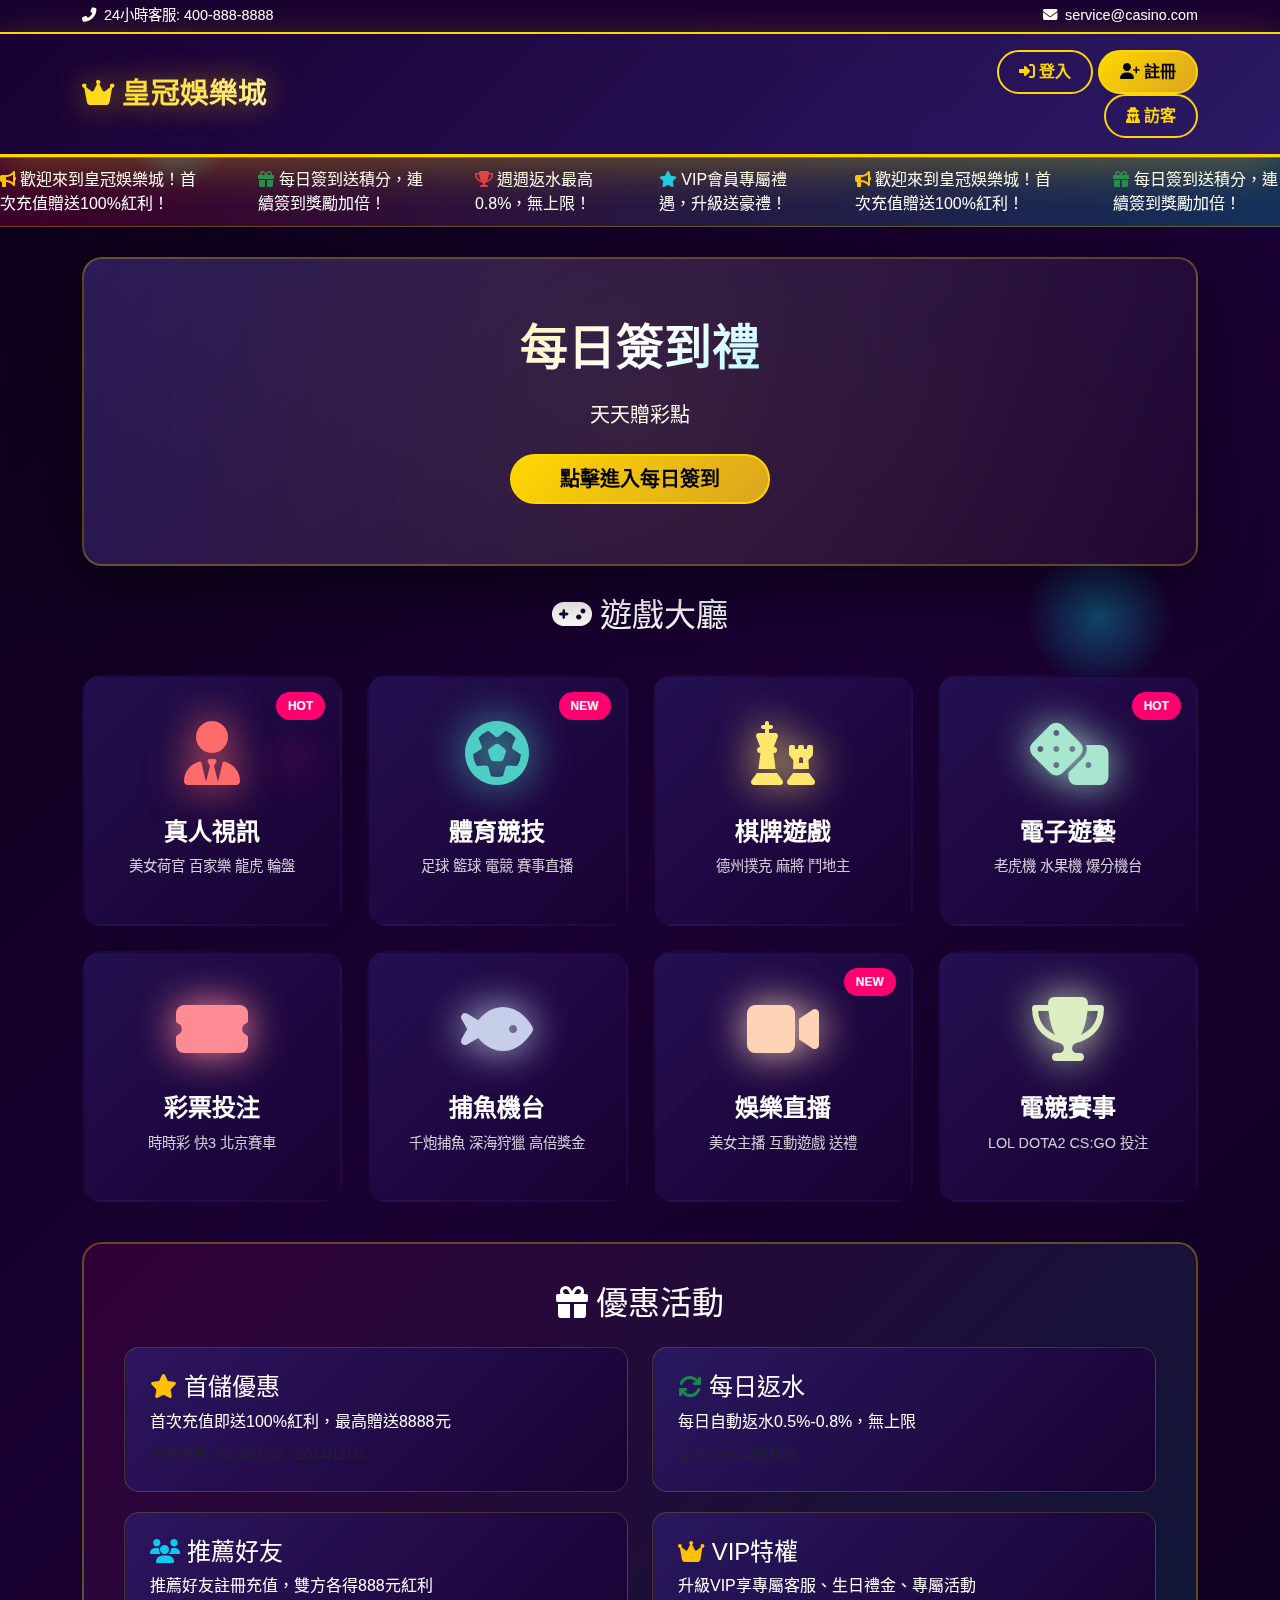
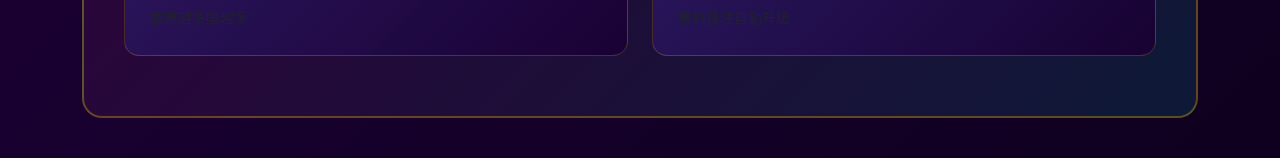
<file: index.html>
<!DOCTYPE html>
<html lang="zh-TW">
<head>
    <meta charset="UTF-8">
    <meta name="viewport" content="width=device-width, initial-scale=1.0">
    <title>皇冠娛樂城 - 頂級線上娛樂平台</title>
    <link href="https://cdn.jsdelivr.net/npm/bootstrap@5.3.0/dist/css/bootstrap.min.css" rel="stylesheet">
    <link rel="stylesheet" href="https://cdnjs.cloudflare.com/ajax/libs/font-awesome/6.4.0/css/all.min.css">
    <style>
        * {
            margin: 0;
            padding: 0;
            box-sizing: border-box;
        }

        :root {
            --gold: #FFD700;
            --dark-gold: #DAA520;
            --deep-purple: #1a0033;
            --royal-purple: #2d1b69;
            --neon-blue: #00f3ff;
            --neon-pink: #ff006e;
        }

        body {
            background: linear-gradient(135deg, #0a0015 0%, #1a0033 50%, #0f001f 100%);
            color: #fff;
            font-family: 'Microsoft JhengHei', sans-serif;
            overflow-x: hidden;
        }

        /* Animated Background */
        .bg-animation {
            position: fixed;
            top: 0;
            left: 0;
            width: 100%;
            height: 100%;
            z-index: -1;
            opacity: 0.3;
        }

        .bg-animation span {
            position: absolute;
            border-radius: 50%;
            background: radial-gradient(circle, var(--neon-blue) 0%, transparent 70%);
            animation: float 15s infinite ease-in-out;
        }

        .bg-animation span:nth-child(1) { width: 100px; height: 100px; top: 10%; left: 10%; animation-delay: 0s; }
        .bg-animation span:nth-child(2) { width: 150px; height: 150px; top: 60%; left: 80%; animation-delay: 3s; }
        .bg-animation span:nth-child(3) { width: 80px; height: 80px; top: 80%; left: 20%; animation-delay: 6s; background: radial-gradient(circle, var(--neon-pink) 0%, transparent 70%); }

        @keyframes float {
            0%, 100% { transform: translate(0, 0) scale(1); }
            33% { transform: translate(50px, -50px) scale(1.1); }
            66% { transform: translate(-30px, 30px) scale(0.9); }
        }

        /* Top Bar */
        .top-bar {
            background: rgba(26, 0, 51, 0.95);
            backdrop-filter: blur(10px);
            padding: 5px 0;
            border-bottom: 2px solid var(--gold);
            font-size: 0.9rem;
        }

        /* Header */
        .main-header {
            background: linear-gradient(135deg, rgba(26, 0, 51, 0.98), rgba(45, 27, 105, 0.95));
            backdrop-filter: blur(20px);
            border-bottom: 3px solid var(--gold);
            box-shadow: 0 10px 40px rgba(255, 215, 0, 0.3);
            position: sticky;
            top: 0;
            z-index: 1000;
        }

        .logo {
            font-size: 1.8rem;
            font-weight: bold;
            background: linear-gradient(135deg, var(--gold), #fff);
            -webkit-background-clip: text;
            background-clip: text;
            -webkit-text-fill-color: transparent;
            text-shadow: 0 0 30px rgba(255, 215, 0, 0.5);
        }

        .balance-display {
            background: linear-gradient(135deg, var(--gold), var(--dark-gold));
            padding: 8px 20px;
            border-radius: 25px;
            font-weight: bold;
            color: #000;
            box-shadow: 0 5px 20px rgba(255, 215, 0, 0.4);
        }

        #authButtons {
            display: flex;
            flex-direction: row;
            flex-wrap: nowrap;
            gap: 12px;
            justify-content: flex-end;
            align-items: center;
            max-width: 100%;
            margin-left: auto;
            padding: 0;
        }
        
        /* 確保桌面版有足夠空間且按鈕水平排列 */
        @media (min-width: 992px) {
            .main-header .col-md-3:last-child {
                min-width: 360px;
                flex: 0 0 auto;
            }
            
            #authButtons {
                flex-direction: row !important;
                flex-wrap: nowrap !important;
                gap: 12px;
                width: auto;
            }
            
            #authButtons .btn {
                flex: 0 0 auto;
                width: auto;
            }
        }

        /* 確保在小螢幕上按鈕可以換行 */
        @media (max-width: 991px) {
            #authButtons {
                gap: 8px;
                flex-wrap: wrap;
            }
            
            .btn-login, .btn-register, .btn-guest {
                padding: 7px 15px;
                font-size: 0.9rem;
            }
        }

        .btn-login, .btn-register, .btn-guest {
            padding: 8px 20px;
            border-radius: 25px;
            font-weight: bold;
            border: 2px solid var(--gold);
            transition: all 0.3s;
            white-space: nowrap;
            flex-shrink: 0;
            min-width: fit-content;
            margin: 0;
            position: relative;
            z-index: 1;
        }

        .btn-login {
            background: transparent;
            color: var(--gold);
        }

        .btn-login:hover {
            background: var(--gold);
            color: #000;
            transform: translateY(-2px);
            box-shadow: 0 10px 25px rgba(255, 215, 0, 0.4);
        }

        .btn-register {
            background: linear-gradient(135deg, var(--gold), var(--dark-gold));
            color: #000;
            animation: pulse-glow 2s infinite;
            box-sizing: border-box;
            overflow: visible;
            transform: scale(1);
        }
        
        /* 確保動畫不會導致重疊 */
        .btn-register:hover {
            z-index: 2;
            animation: none;
            box-shadow: 0 5px 20px rgba(255, 215, 0, 0.6);
            transform: translateY(-2px) scale(1);
        }

        .btn-guest {
            background: transparent;
            color: var(--gold);
            border-color: var(--gold);
        }

        .btn-guest:hover {
            background: rgba(255, 215, 0, 0.1);
            color: var(--gold);
            transform: translateY(-2px);
            box-shadow: 0 5px 15px rgba(255, 215, 0, 0.3);
        }

        @keyframes pulse-glow {
            0%, 100% { 
                box-shadow: 0 0 12px rgba(255, 215, 0, 0.4);
            }
            50% { 
                box-shadow: 0 0 20px rgba(255, 215, 0, 0.6);
            }
        }

        /* Marquee */
        .marquee-container {
            background: linear-gradient(90deg, rgba(255, 0, 110, 0.2), rgba(0, 243, 255, 0.2));
            padding: 10px 0;
            overflow: hidden;
            border-top: 1px solid rgba(255, 215, 0, 0.3);
            border-bottom: 1px solid rgba(255, 215, 0, 0.3);
        }

        .marquee {
            display: block;
        }

        @keyframes scroll {
            0% { transform: translateX(0); }
            100% { transform: translateX(-50%); }
        }

        /* 桌面版和手機版顯示切換 */
        .desktop-marquee {
            display: flex;
            animation: scroll 20s linear infinite;
            gap: 50px;
        }

        .mobile-promo-blocks {
            display: none;
        }

        /* Hero Banner */
        .hero-banner {
            background: linear-gradient(135deg, rgba(45, 27, 105, 0.8), rgba(26, 0, 51, 0.9));
            border-radius: 20px;
            padding: 60px 40px;
            margin: 30px 0;
            text-align: center;
            box-shadow: 0 20px 60px rgba(0, 0, 0, 0.5);
            border: 2px solid rgba(255, 215, 0, 0.3);
            position: relative;
            overflow: hidden;
        }

        .hero-banner::before {
            content: '';
            position: absolute;
            top: -50%;
            left: -50%;
            width: 200%;
            height: 200%;
            background: radial-gradient(circle, rgba(255, 215, 0, 0.1) 0%, transparent 70%);
            animation: rotate 10s linear infinite;
        }

        @keyframes rotate {
            0% { transform: rotate(0deg); }
            100% { transform: rotate(360deg); }
        }

        .hero-title {
            font-size: 3rem;
            font-weight: bold;
            background: linear-gradient(135deg, var(--gold), #fff, var(--neon-blue));
            -webkit-background-clip: text;
            background-clip: text;
            -webkit-text-fill-color: transparent;
            position: relative;
            z-index: 1;
        }

        /* Game Categories */
        .game-categories {
            display: grid;
            grid-template-columns: repeat(auto-fit, minmax(250px, 1fr));
            gap: 25px;
            margin: 40px 0;
        }

        .game-card {
            background: linear-gradient(135deg, rgba(45, 27, 105, 0.6), rgba(26, 0, 51, 0.8));
            border-radius: 20px;
            padding: 30px;
            text-align: center;
            border: 2px solid transparent;
            transition: all 0.4s cubic-bezier(0.175, 0.885, 0.32, 1.275);
            cursor: pointer;
            position: relative;
            overflow: hidden;
        }

        .game-card::before {
            content: '';
            position: absolute;
            top: 0;
            left: 0;
            width: 100%;
            height: 100%;
            background: linear-gradient(135deg, var(--gold), var(--neon-blue));
            opacity: 0;
            transition: opacity 0.4s;
        }

        .game-card:hover {
            transform: translateY(-15px) scale(1.05);
            border-color: var(--gold);
            box-shadow: 0 20px 60px rgba(255, 215, 0, 0.4), 0 0 40px rgba(0, 243, 255, 0.3);
        }

        .game-card:hover::before {
            opacity: 0.1;
        }

        .game-icon {
            font-size: 4rem;
            margin-bottom: 15px;
            filter: drop-shadow(0 0 20px currentColor);
            position: relative;
            z-index: 1;
        }

        .game-card:nth-child(1) .game-icon { color: #ff6b6b; }
        .game-card:nth-child(2) .game-icon { color: #4ecdc4; }
        .game-card:nth-child(3) .game-icon { color: #ffe66d; }
        .game-card:nth-child(4) .game-icon { color: #a8e6cf; }
        .game-card:nth-child(5) .game-icon { color: #ff8b94; }
        .game-card:nth-child(6) .game-icon { color: #c7ceea; }
        .game-card:nth-child(7) .game-icon { color: #ffd3b6; }
        .game-card:nth-child(8) .game-icon { color: #dcedc1; }

        .game-title {
            font-size: 1.5rem;
            font-weight: bold;
            margin-bottom: 10px;
            position: relative;
            z-index: 1;
        }

        .game-desc {
            font-size: 0.9rem;
            opacity: 0.8;
            position: relative;
            z-index: 1;
        }

        .game-badge {
            position: absolute;
            top: 15px;
            right: 15px;
            background: var(--neon-pink);
            color: #fff;
            padding: 5px 12px;
            border-radius: 15px;
            font-size: 0.75rem;
            font-weight: bold;
            z-index: 2;
            animation: bounce 2s infinite;
        }

        @keyframes bounce {
            0%, 100% { transform: translateY(0); }
            50% { transform: translateY(-5px); }
        }

        /* Promotions */
        .promotions {
            background: linear-gradient(135deg, rgba(255, 0, 110, 0.1), rgba(0, 243, 255, 0.1));
            border-radius: 20px;
            padding: 40px;
            margin: 40px 0;
            border: 2px solid rgba(255, 215, 0, 0.3);
        }

        .promo-card {
            background: linear-gradient(135deg, rgba(45, 27, 105, 0.8), rgba(26, 0, 51, 0.9));
            border-radius: 15px;
            padding: 25px;
            margin-bottom: 20px;
            border: 1px solid rgba(255, 215, 0, 0.2);
            transition: all 0.3s;
        }

        .promo-card:hover {
            transform: scale(1.02);
            box-shadow: 0 15px 40px rgba(255, 215, 0, 0.3);
        }

        /* Modal */
        .modal-content {
            background: linear-gradient(135deg, rgba(26, 0, 51, 0.98), rgba(45, 27, 105, 0.95));
            backdrop-filter: blur(20px);
            border: 2px solid var(--gold);
            border-radius: 20px;
            color: #fff;
        }

        .modal-header {
            border-bottom: 1px solid rgba(255, 215, 0, 0.3);
        }

        .form-control, .form-select {
            background: rgba(255, 255, 255, 0.1);
            border: 1px solid rgba(255, 215, 0, 0.3);
            color: #fff;
            border-radius: 10px;
        }

        .form-control:focus, .form-select:focus {
            background: rgba(255, 255, 255, 0.15);
            border-color: var(--gold);
            color: #fff;
            box-shadow: 0 0 20px rgba(255, 215, 0, 0.3);
        }

        .form-control::placeholder {
            color: rgba(255, 255, 255, 0.5);
        }

        /* Toast 通知樣式 */
        .toast-container {
            position: fixed;
            top: 20px;
            right: 20px;
            z-index: 9999;
        }

        .toast-custom {
            background: linear-gradient(135deg, rgba(26, 0, 51, 0.98), rgba(45, 27, 105, 0.95));
            border: 2px solid var(--gold);
            border-radius: 10px;
            color: #fff;
            padding: 15px 20px;
            margin-bottom: 10px;
            box-shadow: 0 5px 20px rgba(255, 215, 0, 0.3);
            animation: slideInRight 0.3s ease-out;
        }

        .toast-custom.success {
            border-color: #28a745;
        }

        .toast-custom.error {
            border-color: #dc3545;
        }

        .toast-custom.warning {
            border-color: #ffc107;
        }

        @keyframes slideInRight {
            from {
                transform: translateX(100%);
                opacity: 0;
            }
            to {
                transform: translateX(0);
                opacity: 1;
            }
        }

        /* 加載動畫 */
        .loading-overlay {
            position: fixed;
            top: 0;
            left: 0;
            width: 100%;
            height: 100%;
            background: rgba(0, 0, 0, 0.7);
            display: none;
            justify-content: center;
            align-items: center;
            z-index: 9998;
        }

        .loading-spinner {
            width: 50px;
            height: 50px;
            border: 4px solid rgba(255, 215, 0, 0.3);
            border-top-color: var(--gold);
            border-radius: 50%;
            animation: spin 1s linear infinite;
        }

        @keyframes spin {
            to { transform: rotate(360deg); }
        }

        /* Footer */
        .main-footer {
            background: linear-gradient(135deg, rgba(26, 0, 51, 0.98), rgba(45, 27, 105, 0.95));
            border-top: 2px solid var(--gold);
            padding: 40px 0 20px;
            margin-top: 60px;
        }

        /* Mobile Layout - 手機模式 */
        @media (max-width: 768px) {
            body {
                padding-bottom: 70px; /* 為底部導航欄留空間 */
            }

            /* 隱藏桌面版 top-bar */
            .top-bar {
                display: none;
            }

            /* 手機版 Header - 緊湊設計 */
            .main-header {
                padding: 10px 15px;
                background: linear-gradient(135deg, rgba(26, 0, 51, 0.98), rgba(45, 27, 105, 0.95));
            }

            .main-header .row {
                margin: 0;
            }

            .main-header .col-md-3,
            .main-header .col-md-6,
            .main-header .col-md-3 {
                padding: 0;
            }

            .logo {
                font-size: 1.2rem;
            }

            .balance-display {
                padding: 5px 12px;
                font-size: 0.85rem;
                margin: 5px 0;
            }

            .btn-login, .btn-register, .btn-guest {
                padding: 6px 12px;
                font-size: 0.75rem;
            }

            /* 手機版：垂直排列 */
            #authButtons {
                flex-direction: column !important;
                flex-wrap: nowrap !important;
                gap: 6px;
                width: 100%;
                justify-content: flex-end;
            }

            #authButtons .btn {
                width: 100%;
                justify-content: center;
            }

            /* 確保在手機端 col-md-3 有足夠空間 */
            .main-header .col-md-3:last-child {
                margin-top: 10px;
            }

            /* 公告欄 - 手機版與桌面版相同樣式 */
            .marquee-container {
                background: linear-gradient(90deg, rgba(255, 0, 110, 0.2), rgba(0, 243, 255, 0.2));
                padding: 10px 0;
                overflow: hidden;
                border-top: 1px solid rgba(255, 215, 0, 0.3);
                border-bottom: 1px solid rgba(255, 215, 0, 0.3);
            }

            .marquee {
                display: block;
            }

            /* 隱藏桌面版跑馬燈 */
            .desktop-marquee {
                display: none;
            }

            /* 手機版跑馬燈 - 與桌面版相同 */
            .mobile-promo-blocks {
                display: flex;
                animation: scroll 20s linear infinite;
                gap: 50px;
                white-space: nowrap;
            }

            .mobile-promo-blocks span {
                display: inline-flex;
                align-items: center;
                gap: 8px;
                color: #fff;
                font-size: 0.85rem;
                white-space: nowrap;
            }

            .mobile-promo-blocks span i {
                font-size: 1rem;
            }

            /* Hero Banner - 手機版隱藏 */
            .hero-banner {
                display: none;
            }

            /* 浮動簽到圖標 - 手機版 */
            .floating-checkin-btn {
                position: fixed;
                bottom: 90px;
                right: 20px;
                width: 60px;
                height: 60px;
                background: linear-gradient(135deg, var(--gold), var(--dark-gold));
                border-radius: 50%;
                display: flex;
                align-items: center;
                justify-content: center;
                box-shadow: 0 5px 20px rgba(255, 215, 0, 0.5), 0 0 30px rgba(255, 215, 0, 0.3);
                cursor: pointer;
                z-index: 999;
                transition: all 0.3s cubic-bezier(0.175, 0.885, 0.32, 1.275);
                animation: pulse-glow-fab 2s infinite;
            }

            .floating-checkin-btn:hover {
                transform: scale(1.1);
                box-shadow: 0 8px 30px rgba(255, 215, 0, 0.7), 0 0 40px rgba(255, 215, 0, 0.5);
            }

            .floating-checkin-btn:active {
                transform: scale(0.95);
            }

            .floating-checkin-btn i {
                font-size: 1.8rem;
                color: #000;
            }

            @keyframes pulse-glow-fab {
                0%, 100% {
                    box-shadow: 0 5px 20px rgba(255, 215, 0, 0.5), 0 0 30px rgba(255, 215, 0, 0.3);
                }
                50% {
                    box-shadow: 0 8px 30px rgba(255, 215, 0, 0.7), 0 0 50px rgba(255, 215, 0, 0.5);
                }
            }

            /* 浮動按鈕標籤 */
            .floating-checkin-label {
                position: fixed;
                bottom: 155px;
                right: 20px;
                background: rgba(0, 0, 0, 0.8);
                color: #fff;
                padding: 8px 12px;
                border-radius: 20px;
                font-size: 0.75rem;
                white-space: nowrap;
                z-index: 998;
                opacity: 0;
                pointer-events: none;
                transition: opacity 0.3s;
                border: 1px solid rgba(255, 215, 0, 0.3);
            }

            .floating-checkin-btn:hover + .floating-checkin-label {
                opacity: 1;
            }

            /* 主容器改為 flex 布局 */
            .container {
                padding: 0;
            }

            /* 手機版布局容器 */
            .mobile-layout-container {
                display: flex;
                flex-direction: row;
                gap: 10px;
                margin-top: 15px;
            }

            /* 左側垂直導航菜單 */
            .left-sidebar {
                width: 80px;
                background: rgba(255, 255, 255, 0.95);
                border-radius: 0 15px 15px 0;
                padding: 15px 5px;
                position: sticky;
                top: 60px;
                height: calc(100vh - 140px);
                overflow-y: auto;
                z-index: 100;
                box-shadow: 2px 0 10px rgba(0, 0, 0, 0.1);
            }

            .sidebar-item {
                display: flex;
                flex-direction: column;
                align-items: center;
                padding: 12px 5px;
                margin-bottom: 8px;
                border-radius: 10px;
                cursor: pointer;
                transition: all 0.3s;
                color: #333;
                text-decoration: none;
            }

            .sidebar-item.active {
                background: linear-gradient(135deg, var(--gold), var(--dark-gold));
                color: #000;
            }

            .sidebar-item:not(.active):hover {
                background: rgba(255, 215, 0, 0.2);
            }

            .sidebar-icon {
                font-size: 1.5rem;
                margin-bottom: 5px;
            }

            .sidebar-text {
                font-size: 0.75rem;
                font-weight: 500;
            }

            /* 主內容區域 */
            .main-content {
                flex: 1;
                padding: 15px;
                min-width: 0;
            }

            /* 遊戲類別標題 - 手機版調整 */
            .mobile-game-title {
                display: block;
                font-size: 1.2rem;
                margin-bottom: 15px;
            }

            /* 遊戲卡片 - 改為 2x3 網格 */
            .game-categories {
                grid-template-columns: repeat(2, 1fr);
                gap: 12px;
                margin: 0;
            }

            .game-card {
                padding: 15px;
                border-radius: 15px;
                aspect-ratio: 1;
                display: flex;
                flex-direction: column;
                justify-content: space-between;
                background: linear-gradient(135deg, rgba(255, 240, 220, 0.9), rgba(255, 230, 200, 0.9));
                border: 1px solid rgba(255, 215, 0, 0.3);
            }

            .game-card::before {
                display: none;
            }

            .game-card:hover {
                transform: translateY(-5px) scale(1.02);
                box-shadow: 0 10px 30px rgba(255, 215, 0, 0.3);
            }

            .game-icon {
                font-size: 2.5rem;
                margin-bottom: 10px;
            }

            .game-title {
                font-size: 1rem;
                color: #333;
                margin-bottom: 5px;
            }

            .game-desc {
                font-size: 0.75rem;
                color: #666;
                opacity: 1;
            }

            .game-badge {
                top: 8px;
                right: 8px;
                padding: 4px 8px;
                font-size: 0.65rem;
            }

            /* 優惠活動區域在手機版默認隱藏，點擊底部導航時顯示 */
            .promotions {
                display: none;
                margin: 15px;
                padding: 20px;
            }

            .promotions.show {
                display: block;
            }

            /* 底部導航欄 */
            .bottom-nav {
                position: fixed;
                bottom: 0;
                left: 0;
                right: 0;
                background: linear-gradient(135deg, rgba(26, 0, 51, 0.98), rgba(45, 27, 105, 0.95));
                border-top: 2px solid var(--gold);
                padding: 8px 0;
                z-index: 1000;
                box-shadow: 0 -5px 20px rgba(0, 0, 0, 0.3);
            }

            .bottom-nav-items {
                display: flex;
                justify-content: space-around;
                align-items: center;
                max-width: 500px;
                margin: 0 auto;
            }

            .bottom-nav-item {
                display: flex;
                flex-direction: column;
                align-items: center;
                color: rgba(255, 255, 255, 0.7);
                text-decoration: none;
                padding: 5px 10px;
                border-radius: 10px;
                transition: all 0.3s;
                flex: 1;
            }

            .bottom-nav-item.active {
                color: var(--gold);
            }

            .bottom-nav-item:active {
                background: rgba(255, 215, 0, 0.2);
            }

            .bottom-nav-icon {
                font-size: 1.3rem;
                margin-bottom: 3px;
            }

            .bottom-nav-item.active .bottom-nav-icon {
                transform: scale(1.1);
            }

            .bottom-nav-text {
                font-size: 0.7rem;
            }

            .bottom-nav-item.active .bottom-nav-icon {
                position: relative;
            }

            .bottom-nav-item.active .bottom-nav-icon::after {
                content: '';
                position: absolute;
                bottom: -5px;
                left: 50%;
                transform: translateX(-50%);
                width: 30px;
                height: 3px;
                background: var(--gold);
                border-radius: 2px;
            }

            /* 中間按鈕特殊樣式（存提） */
            .bottom-nav-item.deposit-btn {
                position: relative;
            }

            .bottom-nav-item.deposit-btn.active::before {
                content: '';
                position: absolute;
                top: -5px;
                left: 50%;
                transform: translateX(-50%);
                width: 50px;
                height: 50px;
                border: 3px solid var(--gold);
                border-radius: 50%;
                background: linear-gradient(135deg, rgba(26, 0, 51, 0.98), rgba(45, 27, 105, 0.95));
                z-index: -1;
                box-shadow: 0 0 20px rgba(255, 215, 0, 0.5);
            }

            .bottom-nav-item.deposit-btn .bottom-nav-icon {
                font-size: 1.8rem;
                background: linear-gradient(135deg, var(--gold), var(--dark-gold));
                -webkit-background-clip: text;
                background-clip: text;
                -webkit-text-fill-color: transparent;
            }
        }

        /* 桌面版隱藏手機版元素，顯示桌面版遊戲選單 */
        @media (min-width: 769px) {
            .left-sidebar,
            .bottom-nav,
            .mobile-layout-container,
            .floating-checkin-btn,
            .floating-checkin-label {
                display: none;
            }
            
            .desktop-game-section {
                display: block;
            }
        }

        /* 手機版隱藏桌面版遊戲選單 */
        @media (max-width: 768px) {
            .desktop-game-section {
                display: none;
            }
        }
    </style>
</head>
<body>
    <!-- Animated Background -->
    <div class="bg-animation">
        <span></span>
        <span></span>
        <span></span>
    </div>

    <!-- Top Bar -->
    <div class="top-bar">
        <div class="container">
            <div class="d-flex justify-content-between align-items-center">
                <div>
                    <i class="fas fa-phone-alt me-2"></i>24小時客服: 400-888-8888
                </div>
                <div>
                    <i class="fas fa-envelope me-2"></i>service@casino.com
                </div>
            </div>
        </div>
    </div>

    <!-- Main Header -->
    <header class="main-header py-3">
        <div class="container">
            <div class="row align-items-center">
                <div class="col-md-3">
                    <div class="logo">
                        <i class="fas fa-crown"></i> 皇冠娛樂城
                    </div>
                </div>
                <div class="col-md-6 text-center">
                    <div id="balanceSection" style="display: none;">
                        <div class="balance-display">
                            <i class="fas fa-wallet me-2"></i>
                            餘額: <span id="userBalance">0</span> 元
                        </div>
                    </div>
                </div>
                <div class="col-md-3 text-end" style="min-width: 280px;">
                    <div id="authButtons">
                        <button class="btn btn-login" onclick="showLogin()">
                            <i class="fas fa-sign-in-alt"></i> 登入
                        </button>
                        <button class="btn btn-register" onclick="showRegister()">
                            <i class="fas fa-user-plus"></i> 註冊
                        </button>
                        <button class="btn btn-guest" onclick="guestLogin()">
                            <i class="fas fa-user-secret"></i> 訪客
                        </button>
                    </div>
                    <div id="userMenu" style="display: none;">
                        <div class="dropdown">
                            <button class="btn btn-login dropdown-toggle" data-bs-toggle="dropdown">
                                <i class="fas fa-user-circle"></i> <span id="username"></span>
                            </button>
                            <ul class="dropdown-menu dropdown-menu-end">
                                <li><a class="dropdown-item" href="#" onclick="showDeposit()">
                                    <i class="fas fa-plus-circle"></i> 充值
                                </a></li>
                                <li><a class="dropdown-item" href="#" onclick="showWithdraw()">
                                    <i class="fas fa-minus-circle"></i> 提款
                                </a></li>
                                <li><a class="dropdown-item" href="#" onclick="showAccount()">
                                    <i class="fas fa-file-alt"></i> 帳務記錄
                                </a></li>
                                <li><hr class="dropdown-divider"></li>
                                <li><a class="dropdown-item" href="#" onclick="showProfile()">
                                    <i class="fas fa-user"></i> 會員資料
                                </a></li>
                                <li><hr class="dropdown-divider"></li>
                                <li><a class="dropdown-item" href="#" onclick="logout()">
                                    <i class="fas fa-sign-out-alt"></i> 登出
                                </a></li>
                            </ul>
                        </div>
                    </div>
                </div>
            </div>
        </div>
    </header>

    <!-- Marquee -->
    <div class="marquee-container">
        <div class="marquee">
            <!-- 桌面版：滾動跑馬燈 -->
            <div class="desktop-marquee">
                <span><i class="fas fa-bullhorn text-warning"></i> 歡迎來到皇冠娛樂城！首次充值贈送100%紅利！</span>
                <span><i class="fas fa-gift text-success"></i> 每日簽到送積分，連續簽到獎勵加倍！</span>
                <span><i class="fas fa-trophy text-danger"></i> 週週返水最高0.8%，無上限！</span>
                <span><i class="fas fa-star text-info"></i> VIP會員專屬禮遇，升級送豪禮！</span>
                <span><i class="fas fa-bullhorn text-warning"></i> 歡迎來到皇冠娛樂城！首次充值贈送100%紅利！</span>
                <span><i class="fas fa-gift text-success"></i> 每日簽到送積分，連續簽到獎勵加倍！</span>
            </div>
            <!-- 手機版：水平滾動跑馬燈 - 與桌面版相同 -->
            <div class="mobile-promo-blocks">
                <span><i class="fas fa-bullhorn text-warning"></i> 歡迎來到皇冠娛樂城！首次充值贈送100%紅利！</span>
                <span><i class="fas fa-gift text-success"></i> 每日簽到送積分，連續簽到獎勵加倍！</span>
                <span><i class="fas fa-trophy text-danger"></i> 週週返水最高0.8%，無上限！</span>
                <span><i class="fas fa-star text-info"></i> VIP會員專屬禮遇，升級送豪禮！</span>
                <span><i class="fas fa-bullhorn text-warning"></i> 歡迎來到皇冠娛樂城！首次充值贈送100%紅利！</span>
                <span><i class="fas fa-gift text-success"></i> 每日簽到送積分，連續簽到獎勵加倍！</span>
            </div>
        </div>
    </div>

    <!-- Hero Banner -->
    <div class="container">
        <div class="hero-banner">
            <h1 class="hero-title mb-4">每日簽到禮</h1>
            <p class="lead mb-4">天天贈彩點</p>
            <button class="btn btn-register btn-lg px-5" onclick="showCheckIn()">
                點擊進入每日簽到
            </button>
        </div>

        <!-- 手機版浮動簽到按鈕 -->
        <div class="floating-checkin-btn" onclick="showCheckIn()">
            <i class="fas fa-calendar-check"></i>
        </div>
        <div class="floating-checkin-label">每日簽到禮</div>

        <!-- 手機版布局容器 -->
        <div class="mobile-layout-container">
            <!-- 左側垂直導航菜單 -->
            <div class="left-sidebar">
                <div class="sidebar-item active" onclick="filterGames('popular', this)">
                    <div class="sidebar-icon"><i class="fas fa-fire"></i></div>
                    <div class="sidebar-text">熱門</div>
                </div>
                <div class="sidebar-item" onclick="filterGames('ku', this)">
                    <div class="sidebar-icon"><i class="fas fa-gamepad"></i></div>
                    <div class="sidebar-text">KU</div>
                </div>
                <div class="sidebar-item" onclick="filterGames('slots', this)">
                    <div class="sidebar-icon"><i class="fas fa-dice"></i></div>
                    <div class="sidebar-text">電子</div>
                </div>
                <div class="sidebar-item" onclick="filterGames('live', this)">
                    <div class="sidebar-icon"><i class="fas fa-user-tie"></i></div>
                    <div class="sidebar-text">真人</div>
                </div>
                <div class="sidebar-item" onclick="filterGames('sports', this)">
                    <div class="sidebar-icon"><i class="fas fa-futbol"></i></div>
                    <div class="sidebar-text">體育</div>
                </div>
                <div class="sidebar-item" onclick="filterGames('lottery', this)">
                    <div class="sidebar-icon"><i class="fas fa-ticket-alt"></i></div>
                    <div class="sidebar-text">彩球</div>
                </div>
                <div class="sidebar-item" onclick="filterGames('chess', this)">
                    <div class="sidebar-icon"><i class="fas fa-chess"></i></div>
                    <div class="sidebar-text">棋牌</div>
                </div>
                <div class="sidebar-item" onclick="filterGames('fishing', this)">
                    <div class="sidebar-icon"><i class="fas fa-fish"></i></div>
                    <div class="sidebar-text">捕魚</div>
                </div>
                <div class="sidebar-item" onclick="filterGames('esports', this)">
                    <div class="sidebar-icon"><i class="fas fa-trophy"></i></div>
                    <div class="sidebar-text">電競</div>
                </div>
            </div>

            <!-- 主內容區域 - 手機版 -->
            <div class="main-content">
                <!-- Game Categories -->
                <h2 class="text-center mb-4 mobile-game-title">
                    <i class="fas fa-gamepad me-2"></i>遊戲大廳
                </h2>
                <div class="game-categories mobile-game-categories">
            <!-- 真人 -->
            <div class="game-card" data-category="live" onclick="openGame('live')">
                <span class="game-badge">HOT</span>
                <div class="game-icon">
                    <i class="fas fa-user-tie"></i>
                </div>
                <h3 class="game-title">真人視訊</h3>
                <p class="game-desc">美女荷官 百家樂 龍虎 輪盤</p>
            </div>

            <!-- 體育 -->
            <div class="game-card" data-category="sports" onclick="openGame('sports')">
                <span class="game-badge">NEW</span>
                <div class="game-icon">
                    <i class="fas fa-futbol"></i>
                </div>
                <h3 class="game-title">體育競技</h3>
                <p class="game-desc">足球 籃球 電競 賽事直播</p>
            </div>

            <!-- 棋牌 -->
            <div class="game-card" data-category="chess" onclick="openGame('chess')">
                <div class="game-icon">
                    <i class="fas fa-chess"></i>
                </div>
                <h3 class="game-title">棋牌遊戲</h3>
                <p class="game-desc">德州撲克 麻將 鬥地主</p>
            </div>

            <!-- 電子 -->
            <div class="game-card" data-category="slots" onclick="openGame('slots')">
                <span class="game-badge">HOT</span>
                <div class="game-icon">
                    <i class="fas fa-dice"></i>
                </div>
                <h3 class="game-title">電子遊藝</h3>
                <p class="game-desc">老虎機 水果機 爆分機台</p>
            </div>

            <!-- 彩票 -->
            <div class="game-card" data-category="lottery" onclick="openGame('lottery')">
                <div class="game-icon">
                    <i class="fas fa-ticket-alt"></i>
                </div>
                <h3 class="game-title">彩票投注</h3>
                <p class="game-desc">時時彩 快3 北京賽車</p>
            </div>

            <!-- 捕魚 -->
            <div class="game-card" data-category="fishing" onclick="openGame('fishing')">
                <div class="game-icon">
                    <i class="fas fa-fish"></i>
                </div>
                <h3 class="game-title">捕魚機台</h3>
                <p class="game-desc">千炮捕魚 深海狩獵 高倍獎金</p>
            </div>

            <!-- 直播 -->
            <div class="game-card" data-category="streaming" onclick="openGame('streaming')">
                <span class="game-badge">NEW</span>
                <div class="game-icon">
                    <i class="fas fa-video"></i>
                </div>
                <h3 class="game-title">娛樂直播</h3>
                <p class="game-desc">美女主播 互動遊戲 送禮</p>
            </div>

            <!-- 電競 -->
            <div class="game-card" data-category="esports" onclick="openGame('esports')">
                <div class="game-icon">
                    <i class="fas fa-trophy"></i>
                </div>
                <h3 class="game-title">電競賽事</h3>
                <p class="game-desc">LOL DOTA2 CS:GO 投注</p>
            </div>
                </div>
            </div>
        </div>

        <!-- 桌面版遊戲選單 -->
        <div class="desktop-game-section">
            <!-- Game Categories -->
            <h2 class="text-center mb-4">
                <i class="fas fa-gamepad me-2"></i>遊戲大廳
            </h2>
            <div class="game-categories">
                <!-- 真人 -->
                <div class="game-card" data-category="live" onclick="openGame('live')">
                    <span class="game-badge">HOT</span>
                    <div class="game-icon">
                        <i class="fas fa-user-tie"></i>
                    </div>
                    <h3 class="game-title">真人視訊</h3>
                    <p class="game-desc">美女荷官 百家樂 龍虎 輪盤</p>
                </div>

                <!-- 體育 -->
                <div class="game-card" data-category="sports" onclick="openGame('sports')">
                    <span class="game-badge">NEW</span>
                    <div class="game-icon">
                        <i class="fas fa-futbol"></i>
                    </div>
                    <h3 class="game-title">體育競技</h3>
                    <p class="game-desc">足球 籃球 電競 賽事直播</p>
                </div>

                <!-- 棋牌 -->
                <div class="game-card" data-category="chess" onclick="openGame('chess')">
                    <div class="game-icon">
                        <i class="fas fa-chess"></i>
                    </div>
                    <h3 class="game-title">棋牌遊戲</h3>
                    <p class="game-desc">德州撲克 麻將 鬥地主</p>
                </div>

                <!-- 電子 -->
                <div class="game-card" data-category="slots" onclick="openGame('slots')">
                    <span class="game-badge">HOT</span>
                    <div class="game-icon">
                        <i class="fas fa-dice"></i>
                    </div>
                    <h3 class="game-title">電子遊藝</h3>
                    <p class="game-desc">老虎機 水果機 爆分機台</p>
                </div>

                <!-- 彩票 -->
                <div class="game-card" data-category="lottery" onclick="openGame('lottery')">
                    <div class="game-icon">
                        <i class="fas fa-ticket-alt"></i>
                    </div>
                    <h3 class="game-title">彩票投注</h3>
                    <p class="game-desc">時時彩 快3 北京賽車</p>
                </div>

                <!-- 捕魚 -->
                <div class="game-card" data-category="fishing" onclick="openGame('fishing')">
                    <div class="game-icon">
                        <i class="fas fa-fish"></i>
                    </div>
                    <h3 class="game-title">捕魚機台</h3>
                    <p class="game-desc">千炮捕魚 深海狩獵 高倍獎金</p>
                </div>

                <!-- 直播 -->
                <div class="game-card" data-category="streaming" onclick="openGame('streaming')">
                    <span class="game-badge">NEW</span>
                    <div class="game-icon">
                        <i class="fas fa-video"></i>
                    </div>
                    <h3 class="game-title">娛樂直播</h3>
                    <p class="game-desc">美女主播 互動遊戲 送禮</p>
                </div>

                <!-- 電競 -->
                <div class="game-card" data-category="esports" onclick="openGame('esports')">
                    <div class="game-icon">
                        <i class="fas fa-trophy"></i>
                    </div>
                    <h3 class="game-title">電競賽事</h3>
                    <p class="game-desc">LOL DOTA2 CS:GO 投注</p>
                </div>
            </div>
        </div>

        <!-- Promotions -->
        <div class="promotions">
            <h2 class="text-center mb-4">
                <i class="fas fa-gift me-2"></i>優惠活動
            </h2>
            <div class="row">
                <div class="col-md-6">
                    <div class="promo-card">
                        <h4><i class="fas fa-star text-warning"></i> 首儲優惠</h4>
                        <p class="mb-2">首次充值即送100%紅利，最高贈送8888元</p>
                        <small class="text-muted">活動時間: 2024/01/01 - 2024/12/31</small>
                    </div>
                </div>
                <div class="col-md-6">
                    <div class="promo-card">
                        <h4><i class="fas fa-sync text-success"></i> 每日返水</h4>
                        <p class="mb-2">每日自動返水0.5%-0.8%，無上限</p>
                        <small class="text-muted">每日00:00自動發放</small>
                    </div>
                </div>
                <div class="col-md-6">
                    <div class="promo-card">
                        <h4><i class="fas fa-users text-info"></i> 推薦好友</h4>
                        <p class="mb-2">推薦好友註冊充值，雙方各得888元紅利</p>
                        <small class="text-muted">推薦越多賺越多</small>
                    </div>
                </div>
                <div class="col-md-6">
                    <div class="promo-card">
                        <h4><i class="fas fa-crown text-warning"></i> VIP特權</h4>
                        <p class="mb-2">升級VIP享專屬客服、生日禮金、專屬活動</p>
                        <small class="text-muted">累計投注自動升級</small>
                    </div>
                </div>
            </div>
        </div>
    </div>

    <!-- 底部導航欄 -->
    <nav class="bottom-nav">
        <div class="bottom-nav-items">
            <a href="#" class="bottom-nav-item" onclick="showPromotions(); return false;">
                <div class="bottom-nav-icon"><i class="fas fa-gift"></i></div>
                <div class="bottom-nav-text">優惠</div>
            </a>
            <a href="#" class="bottom-nav-item" onclick="showAccount(); return false;">
                <div class="bottom-nav-icon"><i class="fas fa-file-alt"></i></div>
                <div class="bottom-nav-text">帳務</div>
            </a>
            <a href="#" class="bottom-nav-item deposit-btn active" onclick="showDeposit(); return false;">
                <div class="bottom-nav-icon"><i class="fas fa-crown"></i></div>
                <div class="bottom-nav-text">存提</div>
            </a>
            <a href="#" class="bottom-nav-item" onclick="showService(); return false;">
                <div class="bottom-nav-icon"><i class="fas fa-star"></i></div>
                <div class="bottom-nav-text">服務</div>
            </a>
            <a href="#" class="bottom-nav-item" onclick="showProfile(); return false;">
                <div class="bottom-nav-icon"><i class="fas fa-user"></i></div>
                <div class="bottom-nav-text">我</div>
            </a>
        </div>
    </nav>

    <!-- Login Modal -->
    <div class="modal fade" id="loginModal" tabindex="-1">
        <div class="modal-dialog modal-dialog-centered">
            <div class="modal-content">
                <div class="modal-header">
                    <h5 class="modal-title">
                        <i class="fas fa-sign-in-alt me-2"></i>會員登入
                    </h5>
                    <button type="button" class="btn-close btn-close-white" data-bs-dismiss="modal"></button>
                </div>
                <div class="modal-body">
                    <form id="loginForm">
                        <div class="mb-3">
                            <label class="form-label">帳號</label>
                            <input type="text" class="form-control" id="loginUsername" placeholder="請輸入帳號" required>
                        </div>
                        <div class="mb-3">
                            <label class="form-label">密碼</label>
                            <input type="password" class="form-control" id="loginPassword" placeholder="請輸入密碼" required>
                        </div>
                        <div class="mb-3 form-check">
                            <input type="checkbox" class="form-check-input" id="rememberMe">
                            <label class="form-check-label" for="rememberMe">記住我</label>
                        </div>
                        <button type="submit" class="btn btn-register w-100 py-2">
                            <i class="fas fa-sign-in-alt me-2"></i>登入
                        </button>
                    </form>
                    <div class="text-center mt-3">
                        <button type="button" class="btn btn-outline-warning w-100 mb-2" onclick="guestLogin()">
                            <i class="fas fa-user-secret me-2"></i>訪客登入（無需註冊）
                        </button>
                        <div>
                            <a href="#" class="text-warning">忘記密碼？</a>
                            <span class="mx-2">|</span>
                            <a href="#" onclick="showRegister()" class="text-warning">立即註冊</a>
                        </div>
                    </div>
                </div>
            </div>
        </div>
    </div>

    <!-- Register Modal -->
    <div class="modal fade" id="registerModal" tabindex="-1">
        <div class="modal-dialog modal-dialog-centered">
            <div class="modal-content">
                <div class="modal-header">
                    <h5 class="modal-title">
                        <i class="fas fa-user-plus me-2"></i>會員註冊
                    </h5>
                    <button type="button" class="btn-close btn-close-white" data-bs-dismiss="modal"></button>
                </div>
                <div class="modal-body">
                    <form id="registerForm">
                        <div class="mb-3">
                            <label class="form-label">帳號</label>
                            <input type="text" class="form-control" id="regUsername" placeholder="6-12位英文或數字" required>
                        </div>
                        <div class="mb-3">
                            <label class="form-label">密碼</label>
                            <input type="password" class="form-control" id="regPassword" placeholder="6-16位密碼" required>
                        </div>
                        <div class="mb-3">
                            <label class="form-label">確認密碼</label>
                            <input type="password" class="form-control" id="regConfirmPassword" placeholder="再次輸入密碼" required>
                        </div>
                        <div class="mb-3">
                            <label class="form-label">手機號碼</label>
                            <input type="tel" class="form-control" id="regPhone" placeholder="請輸入手機號碼" required>
                        </div>
                        <div class="mb-3">
                            <label class="form-label">Email</label>
                            <input type="email" class="form-control" id="regEmail" placeholder="請輸入Email" required>
                        </div>
                        <div class="mb-3">
                            <label class="form-label">推薦碼（選填）</label>
                            <input type="text" class="form-control" id="regReferral" placeholder="如有推薦人請填寫">
                        </div>
                        <div class="mb-3 form-check">
                            <input type="checkbox" class="form-check-input" id="agreeTerms" required>
                            <label class="form-check-label" for="agreeTerms">
                                我已閱讀並同意<a href="#" class="text-warning">服務條款</a>
                            </label>
                        </div>
                        <button type="submit" class="btn btn-register w-100 py-2">
                            <i class="fas fa-user-plus me-2"></i>立即註冊
                        </button>
                    </form>
                    <div class="text-center mt-3">
                        已有帳號？<a href="#" onclick="showLogin()" class="text-warning">立即登入</a>
                    </div>
                </div>
            </div>
        </div>
    </div>

    <!-- Deposit Modal -->
    <div class="modal fade" id="depositModal" tabindex="-1">
        <div class="modal-dialog modal-dialog-centered">
            <div class="modal-content">
                <div class="modal-header">
                    <h5 class="modal-title">
                        <i class="fas fa-plus-circle me-2"></i>充值
                    </h5>
                    <button type="button" class="btn-close btn-close-white" data-bs-dismiss="modal"></button>
                </div>
                <div class="modal-body">
                    <form id="depositForm">
                        <div class="mb-3">
                            <label class="form-label">充值金額</label>
                            <input type="number" class="form-control" id="depositAmount" placeholder="請輸入充值金額" min="100" required>
                        </div>
                        <div class="mb-3">
                            <label class="form-label">支付方式</label>
                            <select class="form-select" id="depositMethod" required>
                                <option value="">請選擇支付方式</option>
                                <option value="bank">銀行轉帳</option>
                                <option value="alipay">支付寶</option>
                                <option value="wechat">微信支付</option>
                            </select>
                        </div>
                        <button type="submit" class="btn btn-register w-100 py-2">
                            <i class="fas fa-plus-circle me-2"></i>確認充值
                        </button>
                    </form>
                </div>
            </div>
        </div>
    </div>

    <!-- Withdraw Modal -->
    <div class="modal fade" id="withdrawModal" tabindex="-1">
        <div class="modal-dialog modal-dialog-centered">
            <div class="modal-content">
                <div class="modal-header">
                    <h5 class="modal-title">
                        <i class="fas fa-minus-circle me-2"></i>提款
                    </h5>
                    <button type="button" class="btn-close btn-close-white" data-bs-dismiss="modal"></button>
                </div>
                <div class="modal-body">
                    <form id="withdrawForm">
                        <div class="mb-3">
                            <label class="form-label">提款金額</label>
                            <input type="number" class="form-control" id="withdrawAmount" placeholder="請輸入提款金額" min="100" required>
                        </div>
                        <div class="mb-3">
                            <label class="form-label">銀行帳號</label>
                            <input type="text" class="form-control" id="bankAccount" placeholder="請輸入銀行帳號" required>
                        </div>
                        <button type="submit" class="btn btn-register w-100 py-2">
                            <i class="fas fa-minus-circle me-2"></i>確認提款
                        </button>
                    </form>
                </div>
            </div>
        </div>
    </div>

    <!-- Account Modal - 帳務 -->
    <div class="modal fade" id="accountModal" tabindex="-1">
        <div class="modal-dialog modal-dialog-centered modal-lg">
            <div class="modal-content">
                <div class="modal-header">
                    <h5 class="modal-title">
                        <i class="fas fa-file-alt me-2"></i>帳務記錄
                    </h5>
                    <button type="button" class="btn-close btn-close-white" data-bs-dismiss="modal"></button>
                </div>
                <div class="modal-body">
                    <div class="mb-3">
                        <div class="d-flex justify-content-between align-items-center p-3" style="background: rgba(255, 215, 0, 0.1); border-radius: 10px;">
                            <div>
                                <small class="text-muted">當前餘額</small>
                                <h4 class="mb-0" id="accountBalance">0 元</h4>
                            </div>
                            <div class="text-end">
                                <small class="text-muted">今日流水</small>
                                <h5 class="mb-0" id="todayFlow">0 元</h5>
                            </div>
                        </div>
                    </div>
                    <div class="mb-3">
                        <div class="btn-group w-100" role="group">
                            <input type="radio" class="btn-check" name="transactionType" id="typeAll" value="all" checked>
                            <label class="btn btn-outline-warning" for="typeAll">全部</label>
                            
                            <input type="radio" class="btn-check" name="transactionType" id="typeDeposit" value="deposit">
                            <label class="btn btn-outline-warning" for="typeDeposit">充值</label>
                            
                            <input type="radio" class="btn-check" name="transactionType" id="typeWithdraw" value="withdraw">
                            <label class="btn btn-outline-warning" for="typeWithdraw">提款</label>
                            
                            <input type="radio" class="btn-check" name="transactionType" id="typeBet" value="bet">
                            <label class="btn btn-outline-warning" for="typeBet">投注</label>
                        </div>
                    </div>
                    <div style="max-height: 400px; overflow-y: auto;">
                        <table class="table table-dark table-hover">
                            <thead>
                                <tr>
                                    <th>時間</th>
                                    <th>類型</th>
                                    <th>金額</th>
                                    <th>狀態</th>
                                </tr>
                            </thead>
                            <tbody id="transactionList">
                                <tr>
                                    <td colspan="4" class="text-center text-muted">暫無交易記錄</td>
                                </tr>
                            </tbody>
                        </table>
                    </div>
                </div>
            </div>
        </div>
    </div>

    <!-- Service Modal - 服務 -->
    <div class="modal fade" id="serviceModal" tabindex="-1">
        <div class="modal-dialog modal-dialog-centered">
            <div class="modal-content">
                <div class="modal-header">
                    <h5 class="modal-title">
                        <i class="fas fa-star me-2"></i>客服服務
                    </h5>
                    <button type="button" class="btn-close btn-close-white" data-bs-dismiss="modal"></button>
                </div>
                <div class="modal-body">
                    <div class="mb-4">
                        <h6 class="mb-3"><i class="fas fa-headset me-2"></i>聯繫客服</h6>
                        <div class="d-grid gap-2">
                            <button class="btn btn-outline-warning" onclick="window.open('tel:400-888-8888')">
                                <i class="fas fa-phone me-2"></i>電話客服：400-888-8888
                            </button>
                            <button class="btn btn-outline-warning" onclick="window.open('https://wa.me/1234567890')">
                                <i class="fab fa-whatsapp me-2"></i>WhatsApp 客服
                            </button>
                            <button class="btn btn-outline-warning" onclick="window.open('https://t.me/casino_support')">
                                <i class="fab fa-telegram me-2"></i>Telegram 客服
                            </button>
                        </div>
                    </div>
                    <div class="mb-4">
                        <h6 class="mb-3"><i class="fas fa-question-circle me-2"></i>常見問題</h6>
                        <div class="accordion" id="faqAccordion">
                            <div class="accordion-item" style="background: rgba(255, 255, 255, 0.05); border: 1px solid rgba(255, 215, 0, 0.3);">
                                <h2 class="accordion-header">
                                    <button class="accordion-button collapsed" type="button" data-bs-toggle="collapse" data-bs-target="#faq1" style="background: transparent; color: #fff;">
                                        如何進行充值？
                                    </button>
                                </h2>
                                <div id="faq1" class="accordion-collapse collapse" data-bs-parent="#faqAccordion">
                                    <div class="accordion-body">
                                        點擊「存提」按鈕，選擇充值金額和支付方式，確認後即可完成充值。
                                    </div>
                                </div>
                            </div>
                            <div class="accordion-item" style="background: rgba(255, 255, 255, 0.05); border: 1px solid rgba(255, 215, 0, 0.3);">
                                <h2 class="accordion-header">
                                    <button class="accordion-button collapsed" type="button" data-bs-toggle="collapse" data-bs-target="#faq2" style="background: transparent; color: #fff;">
                                        提款需要多長時間？
                                    </button>
                                </h2>
                                <div id="faq2" class="accordion-collapse collapse" data-bs-parent="#faqAccordion">
                                    <div class="accordion-body">
                                        提款申請提交後，通常在1-3個工作天內處理完成。
                                    </div>
                                </div>
                            </div>
                            <div class="accordion-item" style="background: rgba(255, 255, 255, 0.05); border: 1px solid rgba(255, 215, 0, 0.3);">
                                <h2 class="accordion-header">
                                    <button class="accordion-button collapsed" type="button" data-bs-toggle="collapse" data-bs-target="#faq3" style="background: transparent; color: #fff;">
                                        如何獲得VIP特權？
                                    </button>
                                </h2>
                                <div id="faq3" class="accordion-collapse collapse" data-bs-parent="#faqAccordion">
                                    <div class="accordion-body">
                                        累計投注達到一定金額後，系統會自動升級您的VIP等級，享受更多專屬優惠。
                                    </div>
                                </div>
                            </div>
                        </div>
                    </div>
                </div>
            </div>
        </div>
    </div>

    <!-- Profile Modal - 個人資料 -->
    <div class="modal fade" id="profileModal" tabindex="-1">
        <div class="modal-dialog modal-dialog-centered">
            <div class="modal-content">
                <div class="modal-header">
                    <h5 class="modal-title">
                        <i class="fas fa-user me-2"></i>個人資料
                    </h5>
                    <button type="button" class="btn-close btn-close-white" data-bs-dismiss="modal"></button>
                </div>
                <div class="modal-body">
                    <div class="text-center mb-4">
                        <div class="mb-3">
                            <i class="fas fa-user-circle" style="font-size: 4rem; color: var(--gold);"></i>
                        </div>
                        <h5 id="profileUsername">未登入</h5>
                        <p class="text-muted mb-0" id="profileLevel">普通會員</p>
                    </div>
                    
                    <!-- 餘額顯示 -->
                    <div class="mb-3" style="background: linear-gradient(135deg, rgba(255, 215, 0, 0.1), rgba(255, 215, 0, 0.05)); border: 1px solid rgba(255, 215, 0, 0.3); border-radius: 10px; padding: 15px;">
                        <div class="d-flex justify-content-between align-items-center">
                            <div>
                                <small class="text-muted d-block">當前餘額</small>
                                <h4 class="mb-0" style="color: var(--gold);" id="profileBalance">0 元</h4>
                            </div>
                            <div class="text-end">
                                <small class="text-muted d-block">VIP 等級</small>
                                <span class="badge" style="background: var(--gold); color: #000; font-size: 0.9rem;" id="profileVIPBadge">普通會員</span>
                            </div>
                        </div>
                    </div>
                    
                    <div class="mb-3">
                        <label class="form-label"><i class="fas fa-user me-2"></i>帳號</label>
                        <input type="text" class="form-control" id="profileUsernameInput" readonly>
                    </div>
                    <div class="mb-3">
                        <label class="form-label"><i class="fas fa-phone me-2"></i>手機號碼</label>
                        <input type="tel" class="form-control" id="profilePhone" readonly>
                    </div>
                    <div class="mb-3">
                        <label class="form-label"><i class="fas fa-envelope me-2"></i>Email</label>
                        <input type="email" class="form-control" id="profileEmail" readonly>
                    </div>
                    <div class="mb-3">
                        <label class="form-label"><i class="fas fa-calendar me-2"></i>註冊時間</label>
                        <input type="text" class="form-control" id="profileCreatedAt" readonly>
                    </div>
                    
                    <!-- 統計資訊 -->
                    <div class="row mb-3">
                        <div class="col-6">
                            <div style="background: rgba(255, 255, 255, 0.05); border-radius: 8px; padding: 10px; text-align: center;">
                                <small class="text-muted d-block">總充值</small>
                                <strong style="color: var(--gold);" id="profileTotalDeposit">0 元</strong>
                            </div>
                        </div>
                        <div class="col-6">
                            <div style="background: rgba(255, 255, 255, 0.05); border-radius: 8px; padding: 10px; text-align: center;">
                                <small class="text-muted d-block">總提款</small>
                                <strong style="color: var(--gold);" id="profileTotalWithdraw">0 元</strong>
                            </div>
                        </div>
                    </div>
                    
                    <div class="d-grid gap-2">
                        <button class="btn btn-outline-warning" onclick="showChangePassword()" id="changePasswordBtn">
                            <i class="fas fa-key me-2"></i>修改密碼
                        </button>
                        <button class="btn btn-outline-danger" onclick="logout()">
                            <i class="fas fa-sign-out-alt me-2"></i>登出
                        </button>
                    </div>
                </div>
            </div>
        </div>
    </div>

    <!-- Change Password Modal -->
    <div class="modal fade" id="changePasswordModal" tabindex="-1">
        <div class="modal-dialog modal-dialog-centered">
            <div class="modal-content">
                <div class="modal-header">
                    <h5 class="modal-title">
                        <i class="fas fa-key me-2"></i>修改密碼
                    </h5>
                    <button type="button" class="btn-close btn-close-white" data-bs-dismiss="modal"></button>
                </div>
                <div class="modal-body">
                    <form id="changePasswordForm">
                        <div class="mb-3">
                            <label class="form-label">當前密碼</label>
                            <input type="password" class="form-control" id="currentPassword" placeholder="請輸入當前密碼" required>
                        </div>
                        <div class="mb-3">
                            <label class="form-label">新密碼</label>
                            <input type="password" class="form-control" id="newPassword" placeholder="請輸入新密碼（6-16位）" required>
                        </div>
                        <div class="mb-3">
                            <label class="form-label">確認新密碼</label>
                            <input type="password" class="form-control" id="confirmNewPassword" placeholder="再次輸入新密碼" required>
                        </div>
                        <button type="submit" class="btn btn-register w-100 py-2">
                            <i class="fas fa-key me-2"></i>確認修改
                        </button>
                    </form>
                </div>
            </div>
        </div>
    </div>

    <!-- Toast 容器 -->
    <div class="toast-container"></div>

    <!-- 加載動畫 -->
    <div class="loading-overlay" id="loadingOverlay">
        <div class="loading-spinner"></div>
    </div>

    <!-- Bootstrap JS -->
    <script src="https://cdn.jsdelivr.net/npm/bootstrap@5.3.0/dist/js/bootstrap.bundle.min.js"></script>
    
    <!-- Main JavaScript -->
    <script>
        // 使用 localStorage 模擬用戶數據存儲
        let currentUser = null;

        // 顯示 Toast 通知
        function showToast(message, type = 'info') {
            const toastContainer = document.querySelector('.toast-container');
            const toast = document.createElement('div');
            toast.className = `toast-custom ${type}`;
            toast.innerHTML = `
                <div class="d-flex align-items-center">
                    <i class="fas ${type === 'success' ? 'fa-check-circle' : type === 'error' ? 'fa-exclamation-circle' : 'fa-info-circle'} me-2"></i>
                    <span>${message}</span>
                </div>
            `;
            toastContainer.appendChild(toast);
            
            setTimeout(() => {
                toast.style.animation = 'slideInRight 0.3s ease-out reverse';
                setTimeout(() => toast.remove(), 300);
            }, 3000);
        }

        // 顯示/隱藏加載動畫
        function showLoading() {
            document.getElementById('loadingOverlay').style.display = 'flex';
        }

        function hideLoading() {
            document.getElementById('loadingOverlay').style.display = 'none';
        }

        // 顯示登入模態框
        function showLogin() {
            const loginModal = new bootstrap.Modal(document.getElementById('loginModal'));
            loginModal.show();
        }

        // 顯示註冊模態框
        function showRegister() {
            const registerModal = new bootstrap.Modal(document.getElementById('registerModal'));
            registerModal.show();
        }

        // 訪客登入功能
        function guestLogin() {
            // 生成訪客帳號（使用時間戳 + 隨機數）
            const timestamp = Date.now();
            const random = Math.floor(Math.random() * 10000);
            const guestUsername = `guest_${timestamp}_${random}`;
            
            // 創建訪客用戶對象
            const guestUser = {
                username: guestUsername,
                password: '', // 訪客無密碼
                phone: '',
                email: '',
                referral: '',
                balance: 0,
                isGuest: true, // 標記為訪客
                createdAt: new Date().toISOString(),
                guestExpiry: new Date(Date.now() + 24 * 60 * 60 * 1000).toISOString() // 24小時後過期
            };
            
            // 保存訪客用戶到 localStorage
            const users = JSON.parse(localStorage.getItem('users') || '[]');
            // 檢查是否已存在訪客用戶，如果存在則更新
            const existingGuestIndex = users.findIndex(u => u.isGuest && u.username === guestUsername);
            if (existingGuestIndex !== -1) {
                users[existingGuestIndex] = guestUser;
            } else {
                users.push(guestUser);
            }
            localStorage.setItem('users', JSON.stringify(users));
            
            // 設置當前用戶
            currentUser = guestUser;
            localStorage.setItem('currentUser', JSON.stringify(currentUser));
            
            // 關閉登入模態框（如果打開的話）
            const loginModal = bootstrap.Modal.getInstance(document.getElementById('loginModal'));
            if (loginModal) {
                loginModal.hide();
            }
            
            showToast('訪客登入成功！歡迎體驗（建議註冊以保存數據）', 'success');
            updateUI();
        }

        // 顯示每日簽到功能
        function showCheckIn() {
            if (!currentUser) {
                if (confirm('您尚未登入，是否以訪客身份體驗？')) {
                    guestLogin();
                } else {
                    showLogin();
                }
                return;
            }
            
            // 訪客無法簽到，提示註冊
            if (currentUser.isGuest) {
                if (confirm('訪客模式無法使用簽到功能。\n\n是否要註冊帳號以使用完整功能？')) {
                    showRegister();
                }
                return;
            }
            
            // 檢查今日是否已簽到
            const today = new Date().toDateString();
            const lastCheckIn = localStorage.getItem(`checkIn_${currentUser.username}`);
            
            if (lastCheckIn === today) {
                showToast('您今天已經簽到過了！明天再來吧', 'info');
                return;
            }
            
            // 執行簽到
            const checkInReward = Math.floor(Math.random() * 100) + 50; // 50-150 隨機獎勵
            const users = JSON.parse(localStorage.getItem('users') || '[]');
            const userIndex = users.findIndex(u => u.username === currentUser.username);
            
            if (userIndex !== -1) {
                users[userIndex].balance += checkInReward;
                localStorage.setItem('users', JSON.stringify(users));
                currentUser = users[userIndex];
                localStorage.setItem('currentUser', JSON.stringify(currentUser));
                localStorage.setItem(`checkIn_${currentUser.username}`, today);
                
                // 記錄交易
                const transactions = JSON.parse(localStorage.getItem('transactions') || '[]');
                transactions.push({
                    username: currentUser.username,
                    type: 'win',
                    amount: checkInReward,
                    status: 'completed',
                    date: new Date().toISOString(),
                    description: '每日簽到獎勵'
                });
                localStorage.setItem('transactions', JSON.stringify(transactions));
                
                showToast(`簽到成功！獲得 ${checkInReward} 元獎勵！`, 'success');
                updateUI();
            }
        }

        // 顯示充值模態框
        function showDeposit() {
            updateBottomNavActive('deposit');
            const depositModal = new bootstrap.Modal(document.getElementById('depositModal'));
            depositModal.show();
        }

        // 顯示提款模態框
        function showWithdraw() {
            const withdrawModal = new bootstrap.Modal(document.getElementById('withdrawModal'));
            withdrawModal.show();
        }

        // 處理註冊表單提交
        document.getElementById('registerForm').addEventListener('submit', function(e) {
            e.preventDefault();
            
            const username = document.getElementById('regUsername').value;
            const password = document.getElementById('regPassword').value;
            const confirmPassword = document.getElementById('regConfirmPassword').value;
            const phone = document.getElementById('regPhone').value;
            const email = document.getElementById('regEmail').value;
            const referral = document.getElementById('regReferral').value;
            
            // 驗證帳號長度
            if (username.length < 6 || username.length > 12) {
                showToast('帳號長度必須為 6-12 位', 'error');
                return;
            }
            
            // 驗證密碼長度
            if (password.length < 6 || password.length > 16) {
                showToast('密碼長度必須為 6-16 位', 'error');
                return;
            }
            
            // 驗證密碼確認
            if (password !== confirmPassword) {
                showToast('兩次輸入的密碼不一致', 'error');
                return;
            }
            
            // 驗證手機號碼格式
            if (!/^09\d{8}$/.test(phone)) {
                showToast('請輸入有效的手機號碼（10位數字，以09開頭）', 'error');
                return;
            }
            
            // 驗證 Email 格式
            if (!/^[^\s@]+@[^\s@]+\.[^\s@]+$/.test(email)) {
                showToast('請輸入有效的 Email 地址', 'error');
                return;
            }
            
            // 檢查用戶是否已存在
            const existingUsers = JSON.parse(localStorage.getItem('users') || '[]');
            if (existingUsers.some(user => user.username === username)) {
                showToast('該帳號已被註冊，請使用其他帳號', 'error');
                return;
            }
            
            // 創建新用戶
            const newUser = {
                username: username,
                password: password,
                phone: phone,
                email: email,
                referral: referral || '',
                balance: 0,
                createdAt: new Date().toISOString()
            };
            
            // 保存用戶數據
            existingUsers.push(newUser);
            localStorage.setItem('users', JSON.stringify(existingUsers));
            
            // 顯示成功訊息
            showToast('註冊成功！歡迎加入皇冠娛樂城！', 'success');
            
            // 關閉註冊模態框
            const registerModal = bootstrap.Modal.getInstance(document.getElementById('registerModal'));
            registerModal.hide();
            
            // 清空表單
            document.getElementById('registerForm').reset();
            
            // 自動登入
            currentUser = newUser;
            localStorage.setItem('currentUser', JSON.stringify(currentUser));
            updateUI();
        });

        // 處理登入表單提交
        document.getElementById('loginForm').addEventListener('submit', function(e) {
            e.preventDefault();
            
            const username = document.getElementById('loginUsername').value;
            const password = document.getElementById('loginPassword').value;
            
            // 從 localStorage 獲取用戶數據
            const users = JSON.parse(localStorage.getItem('users') || '[]');
            const user = users.find(u => u.username === username && u.password === password);
            
            if (user) {
                currentUser = user;
                localStorage.setItem('currentUser', JSON.stringify(currentUser));
                
                showToast('登入成功！', 'success');
                
                // 關閉登入模態框
                const loginModal = bootstrap.Modal.getInstance(document.getElementById('loginModal'));
                loginModal.hide();
                
                // 清空表單
                document.getElementById('loginForm').reset();
                
                updateUI();
            } else {
                showToast('帳號或密碼錯誤，請重新輸入', 'error');
            }
        });

        // 處理充值表單提交
        document.getElementById('depositForm').addEventListener('submit', function(e) {
            e.preventDefault();
            
            if (!currentUser) {
                if (confirm('您尚未登入，是否以訪客身份體驗？')) {
                    guestLogin();
                } else {
                    showLogin();
                }
                return;
            }
            
            // 訪客無法充值，提示註冊
            if (currentUser.isGuest) {
                showToast('訪客模式無法進行充值，請先註冊帳號', 'warning');
                const depositModal = bootstrap.Modal.getInstance(document.getElementById('depositModal'));
                if (depositModal) depositModal.hide();
                if (confirm('是否要註冊帳號以使用完整功能？')) {
                    showRegister();
                }
                return;
            }
            
            const amount = parseFloat(document.getElementById('depositAmount').value);
            const method = document.getElementById('depositMethod').value;
            
            if (amount < 100) {
                showToast('最低充值金額為 100 元', 'warning');
                return;
            }
            
            // 更新用戶餘額
            const users = JSON.parse(localStorage.getItem('users') || '[]');
            const userIndex = users.findIndex(u => u.username === currentUser.username);
            if (userIndex !== -1) {
                users[userIndex].balance += amount;
                localStorage.setItem('users', JSON.stringify(users));
                currentUser = users[userIndex];
                localStorage.setItem('currentUser', JSON.stringify(currentUser));
                
                // 記錄交易
                const transactions = JSON.parse(localStorage.getItem('transactions') || '[]');
                transactions.push({
                    username: currentUser.username,
                    type: 'deposit',
                    amount: amount,
                    method: method,
                    status: 'completed',
                    date: new Date().toISOString()
                });
                localStorage.setItem('transactions', JSON.stringify(transactions));
            }
            
            showToast(`充值成功！已充值 ${amount.toLocaleString()} 元`, 'success');
            
            // 關閉模態框
            const depositModal = bootstrap.Modal.getInstance(document.getElementById('depositModal'));
            depositModal.hide();
            
            // 清空表單
            document.getElementById('depositForm').reset();
            
            updateUI();
        });

        // 處理提款表單提交
        document.getElementById('withdrawForm').addEventListener('submit', function(e) {
            e.preventDefault();
            
            if (!currentUser) {
                if (confirm('您尚未登入，是否以訪客身份體驗？')) {
                    guestLogin();
                } else {
                    showLogin();
                }
                return;
            }
            
            // 訪客無法提款，提示註冊
            if (currentUser.isGuest) {
                showToast('訪客模式無法進行提款，請先註冊帳號', 'warning');
                const withdrawModal = bootstrap.Modal.getInstance(document.getElementById('withdrawModal'));
                if (withdrawModal) withdrawModal.hide();
                if (confirm('是否要註冊帳號以使用完整功能？')) {
                    showRegister();
                }
                return;
            }
            
            const amount = parseFloat(document.getElementById('withdrawAmount').value);
            const bankAccount = document.getElementById('bankAccount').value;
            
            if (amount < 100) {
                showToast('最低提款金額為 100 元', 'warning');
                return;
            }
            
            if (amount > currentUser.balance) {
                showToast('餘額不足', 'error');
                return;
            }
            
            // 更新用戶餘額
            const users = JSON.parse(localStorage.getItem('users') || '[]');
            const userIndex = users.findIndex(u => u.username === currentUser.username);
            if (userIndex !== -1) {
                users[userIndex].balance -= amount;
                localStorage.setItem('users', JSON.stringify(users));
                currentUser = users[userIndex];
                localStorage.setItem('currentUser', JSON.stringify(currentUser));
                
                // 記錄交易
                const transactions = JSON.parse(localStorage.getItem('transactions') || '[]');
                transactions.push({
                    username: currentUser.username,
                    type: 'withdraw',
                    amount: -amount,
                    bankAccount: bankAccount,
                    status: 'pending',
                    date: new Date().toISOString()
                });
                localStorage.setItem('transactions', JSON.stringify(transactions));
            }
            
            showToast(`提款申請已提交！金額：${amount.toLocaleString()} 元，預計1-3個工作天處理完成`, 'success');
            
            // 關閉模態框
            const withdrawModal = bootstrap.Modal.getInstance(document.getElementById('withdrawModal'));
            withdrawModal.hide();
            
            // 清空表單
            document.getElementById('withdrawForm').reset();
            
            updateUI();
        });

        // 更新 UI
        function updateUI() {
            if (currentUser) {
                document.getElementById('authButtons').style.display = 'none';
                document.getElementById('userMenu').style.display = 'block';
                document.getElementById('balanceSection').style.display = 'block';
                
                // 顯示用戶名（如果是訪客，顯示簡化名稱）
                const displayName = currentUser.isGuest ? '訪客' : currentUser.username;
                document.getElementById('username').textContent = displayName;
                document.getElementById('userBalance').textContent = (currentUser.balance || 0).toLocaleString();
                
                // 如果是訪客，在用戶名旁邊顯示標記
                const usernameEl = document.getElementById('username');
                if (currentUser.isGuest) {
                    usernameEl.innerHTML = '訪客 <span class="badge bg-warning text-dark" style="font-size: 0.7rem;">體驗模式</span>';
                }
            } else {
                document.getElementById('authButtons').style.display = 'block';
                document.getElementById('userMenu').style.display = 'none';
                document.getElementById('balanceSection').style.display = 'none';
            }
        }

        // 登出功能
        function logout() {
            currentUser = null;
            localStorage.removeItem('currentUser');
            showToast('已成功登出', 'info');
            updateUI();
        }

        // 遊戲開啟功能
        function openGame(gameType) {
            if (!currentUser) {
                // 如果未登入，提供訪客登入選項
                if (confirm('您尚未登入，是否以訪客身份體驗？\n\n訪客模式：\n✓ 可瀏覽遊戲\n✓ 數據不會保存\n✓ 建議註冊以保存數據')) {
                    guestLogin();
                    // 等待登入完成後再跳轉
                    setTimeout(() => {
                        const gamePages = {
                            'live': 'live.html',
                            'sports': 'sports.html',
                            'chess': 'chess.html',
                            'slots': 'slots.html',
                            'lottery': 'lottery.html',
                            'fishing': 'fishing.html',
                            'streaming': 'streaming.html',
                            'esports': 'esports.html'
                        };
                        if (gamePages[gameType]) {
                            window.location.href = gamePages[gameType];
                        }
                    }, 500);
                } else {
                    showLogin();
                }
                return;
            }
            
            // 如果是訪客，提示註冊
            if (currentUser.isGuest) {
                showToast('訪客模式：數據不會保存，建議註冊以保存遊戲記錄', 'info');
            }
            
            // 跳轉到對應的遊戲頁面
            const gamePages = {
                'live': 'live.html',
                'sports': 'sports.html',
                'chess': 'chess.html',
                'slots': 'slots.html',
                'lottery': 'lottery.html',
                'fishing': 'fishing.html',
                'streaming': 'streaming.html',
                'esports': 'esports.html'
            };
            if (gamePages[gameType]) {
                window.location.href = gamePages[gameType];
            }
        }

        // 側邊欄過濾遊戲
        function filterGames(category, element) {
            // 更新活動狀態
            document.querySelectorAll('.sidebar-item').forEach(item => {
                item.classList.remove('active');
            });
            if (element) {
                element.closest('.sidebar-item').classList.add('active');
            } else {
                document.querySelectorAll('.sidebar-item').forEach(item => {
                    if (item.onclick && item.onclick.toString().includes(category)) {
                        item.classList.add('active');
                    }
                });
            }
            
            // 過濾遊戲卡片
            const gameCards = document.querySelectorAll('.game-card');
            const categoryMap = {
                'popular': ['live', 'slots', 'sports', 'chess', 'lottery', 'fishing', 'streaming', 'esports'], // 熱門顯示所有
                'ku': [], // KU 暫時沒有對應遊戲
                'slots': ['slots'], // 電子
                'live': ['live'], // 真人
                'sports': ['sports'], // 體育
                'lottery': ['lottery'], // 彩球
                'chess': ['chess'], // 棋牌
                'fishing': ['fishing'], // 捕魚
                'esports': ['esports'] // 電競
            };
            
            const targetCategories = categoryMap[category] || [];
            
            gameCards.forEach(card => {
                const cardCategory = card.getAttribute('data-category');
                
                if (category === 'popular') {
                    // 熱門顯示所有
                    card.style.display = 'flex';
                } else if (targetCategories.length === 0) {
                    // 如果沒有對應類別（如 KU），隱藏所有
                    card.style.display = 'none';
                } else {
                    // 檢查卡片類別是否在目標類別列表中
                    const matches = targetCategories.includes(cardCategory);
                    card.style.display = matches ? 'flex' : 'none';
                }
            });
        }

        // 底部導航欄函數
        function showPromotions() {
            // 更新活動狀態
            updateBottomNavActive('promotions');
            // 顯示優惠區域
            const promotions = document.querySelector('.promotions');
            if (promotions) {
                promotions.classList.add('show');
                setTimeout(() => {
                    promotions.scrollIntoView({ behavior: 'smooth', block: 'start' });
                }, 100);
            }
        }

        // 顯示帳務模態框
        function showAccount() {
            if (!currentUser) {
                if (confirm('您尚未登入，是否以訪客身份體驗？')) {
                    guestLogin();
                    // 等待登入完成後再顯示帳務
                    setTimeout(() => {
                        updateBottomNavActive('account');
                        loadAccountData();
                        const accountModal = new bootstrap.Modal(document.getElementById('accountModal'));
                        accountModal.show();
                    }, 300);
                } else {
                    showLogin();
                }
                return;
            }
            updateBottomNavActive('account');
            loadAccountData();
            const accountModal = new bootstrap.Modal(document.getElementById('accountModal'));
            accountModal.show();
            
            // 如果是訪客，顯示提示
            if (currentUser.isGuest) {
                setTimeout(() => {
                    showToast('訪客模式：交易記錄僅在本次會話中有效', 'info');
                }, 500);
            }
        }

        // 載入帳務數據
        function loadAccountData() {
            if (!currentUser) return;
            
            // 更新餘額顯示
            document.getElementById('accountBalance').textContent = currentUser.balance.toLocaleString() + ' 元';
            
            // 計算今日流水
            const transactions = JSON.parse(localStorage.getItem('transactions') || '[]');
            const userTransactions = transactions.filter(t => t.username === currentUser.username);
            const today = new Date().toDateString();
            const todayTransactions = userTransactions.filter(t => new Date(t.date).toDateString() === today);
            const todayFlow = todayTransactions.reduce((sum, t) => sum + Math.abs(t.amount), 0);
            document.getElementById('todayFlow').textContent = todayFlow.toLocaleString() + ' 元';
            
            // 載入交易記錄
            renderTransactions(userTransactions);
            
            // 綁定過濾器事件
            document.querySelectorAll('input[name="transactionType"]').forEach(radio => {
                radio.addEventListener('change', function() {
                    filterTransactions(this.value, userTransactions);
                });
            });
        }

        // 渲染交易記錄
        function renderTransactions(transactions) {
            const tbody = document.getElementById('transactionList');
            if (transactions.length === 0) {
                tbody.innerHTML = '<tr><td colspan="4" class="text-center text-muted">暫無交易記錄</td></tr>';
                return;
            }
            
            tbody.innerHTML = transactions
                .sort((a, b) => new Date(b.date) - new Date(a.date))
                .map(t => {
                    const date = new Date(t.date);
                    const typeMap = {
                        'deposit': { text: '充值', class: 'text-success', icon: 'fa-plus-circle' },
                        'withdraw': { text: '提款', class: 'text-danger', icon: 'fa-minus-circle' },
                        'bet': { text: '投注', class: 'text-warning', icon: 'fa-dice' },
                        'win': { text: '中獎', class: 'text-info', icon: 'fa-trophy' }
                    };
                    const typeInfo = typeMap[t.type] || { text: t.type, class: '', icon: 'fa-circle' };
                    const statusMap = {
                        'completed': { text: '已完成', class: 'badge bg-success' },
                        'pending': { text: '處理中', class: 'badge bg-warning' },
                        'failed': { text: '失敗', class: 'badge bg-danger' }
                    };
                    const statusInfo = statusMap[t.status] || { text: t.status, class: 'badge bg-secondary' };
                    
                    return `
                        <tr>
                            <td>${date.toLocaleString('zh-TW')}</td>
                            <td><i class="fas ${typeInfo.icon} me-1"></i><span class="${typeInfo.class}">${typeInfo.text}</span></td>
                            <td class="${t.amount > 0 ? 'text-success' : 'text-danger'}">${t.amount > 0 ? '+' : ''}${t.amount.toLocaleString()} 元</td>
                            <td><span class="${statusInfo.class}">${statusInfo.text}</span></td>
                        </tr>
                    `;
                }).join('');
        }

        // 過濾交易記錄
        function filterTransactions(type, allTransactions) {
            let filtered = allTransactions;
            if (type !== 'all') {
                filtered = allTransactions.filter(t => t.type === type);
            }
            renderTransactions(filtered);
        }

        // 顯示服務模態框
        function showService() {
            updateBottomNavActive('service');
            const serviceModal = new bootstrap.Modal(document.getElementById('serviceModal'));
            serviceModal.show();
        }

        // 顯示個人資料模態框
        function showProfile() {
            // 桌面版不需要 updateBottomNavActive
            if (window.innerWidth > 768) {
                // 桌面版直接顯示
            } else {
                updateBottomNavActive('profile');
            }
            
            if (!currentUser) {
                if (confirm('您尚未登入，是否以訪客身份體驗？')) {
                    guestLogin();
                    // 等待登入完成後再顯示
                    setTimeout(() => {
                        showProfile();
                    }, 300);
                } else {
                    showLogin();
                }
                return;
            }
            
            // 載入用戶資料
            const displayName = currentUser.isGuest ? '訪客' : currentUser.username;
            document.getElementById('profileUsername').textContent = displayName + (currentUser.isGuest ? ' (體驗模式)' : '');
            document.getElementById('profileUsernameInput').value = currentUser.isGuest ? '訪客帳號（臨時）' : currentUser.username;
            document.getElementById('profilePhone').value = currentUser.phone || (currentUser.isGuest ? '訪客模式無需手機' : '');
            document.getElementById('profileEmail').value = currentUser.email || (currentUser.isGuest ? '訪客模式無需Email' : '');
            
            const createdAt = new Date(currentUser.createdAt);
            document.getElementById('profileCreatedAt').value = createdAt.toLocaleString('zh-TW');
            
            // 顯示餘額
            document.getElementById('profileBalance').textContent = (currentUser.balance || 0).toLocaleString() + ' 元';
            
            // 計算VIP等級和統計
            const transactions = JSON.parse(localStorage.getItem('transactions') || '[]');
            const userTransactions = transactions.filter(t => t.username === currentUser.username);
            
            let level = currentUser.isGuest ? '訪客（體驗模式）' : '普通會員';
            let levelBadge = '普通會員';
            let badgeColor = 'var(--gold)';
            
            if (!currentUser.isGuest) {
                const totalBet = userTransactions
                    .filter(t => t.type === 'bet')
                    .reduce((sum, t) => sum + Math.abs(t.amount), 0);
                
                if (totalBet >= 1000000) {
                    level = '鑽石VIP';
                    levelBadge = '💎 鑽石VIP';
                    badgeColor = '#00f3ff';
                } else if (totalBet >= 500000) {
                    level = '白金VIP';
                    levelBadge = '⭐ 白金VIP';
                    badgeColor = '#ffd700';
                } else if (totalBet >= 100000) {
                    level = '黃金VIP';
                    levelBadge = '🏆 黃金VIP';
                    badgeColor = '#ffa500';
                } else if (totalBet >= 50000) {
                    level = '白銀VIP';
                    levelBadge = '🥈 白銀VIP';
                    badgeColor = '#c0c0c0';
                }
            }
            
            document.getElementById('profileLevel').textContent = level;
            document.getElementById('profileVIPBadge').textContent = levelBadge;
            document.getElementById('profileVIPBadge').style.background = badgeColor;
            document.getElementById('profileVIPBadge').style.color = badgeColor === '#c0c0c0' ? '#000' : '#000';
            
            // 計算總充值和總提款
            const totalDeposit = userTransactions
                .filter(t => t.type === 'deposit')
                .reduce((sum, t) => sum + (t.amount || 0), 0);
            
            const totalWithdraw = userTransactions
                .filter(t => t.type === 'withdraw')
                .reduce((sum, t) => sum + Math.abs(t.amount || 0), 0);
            
            document.getElementById('profileTotalDeposit').textContent = totalDeposit.toLocaleString() + ' 元';
            document.getElementById('profileTotalWithdraw').textContent = totalWithdraw.toLocaleString() + ' 元';
            
            // 訪客模式隱藏修改密碼按鈕
            const changePasswordBtn = document.getElementById('changePasswordBtn');
            if (currentUser.isGuest) {
                changePasswordBtn.style.display = 'none';
            } else {
                changePasswordBtn.style.display = 'block';
            }
            
            const profileModal = new bootstrap.Modal(document.getElementById('profileModal'));
            profileModal.show();
            
            // 如果是訪客，顯示註冊提示
            if (currentUser.isGuest) {
                setTimeout(() => {
                    showToast('訪客模式：建議註冊以保存個人資料和遊戲記錄', 'info');
                }, 500);
            }
        }

        // 顯示修改密碼模態框
        function showChangePassword() {
            const changePasswordModal = new bootstrap.Modal(document.getElementById('changePasswordModal'));
            changePasswordModal.show();
        }

        function updateBottomNavActive(activeItem) {
            document.querySelectorAll('.bottom-nav-item').forEach(item => {
                item.classList.remove('active');
            });
            
            const items = {
                'promotions': 0,
                'account': 1,
                'deposit': 2,
                'service': 3,
                'profile': 4
            };
            
            const navItems = document.querySelectorAll('.bottom-nav-item');
            if (navItems[items[activeItem]]) {
                navItems[items[activeItem]].classList.add('active');
            }
        }

        // 處理修改密碼表單提交
        document.getElementById('changePasswordForm').addEventListener('submit', function(e) {
            e.preventDefault();
            
            if (!currentUser) {
                showToast('請先登入', 'warning');
                return;
            }
            
            const currentPassword = document.getElementById('currentPassword').value;
            const newPassword = document.getElementById('newPassword').value;
            const confirmNewPassword = document.getElementById('confirmNewPassword').value;
            
            // 驗證當前密碼
            if (currentPassword !== currentUser.password) {
                showToast('當前密碼錯誤', 'error');
                return;
            }
            
            // 驗證新密碼長度
            if (newPassword.length < 6 || newPassword.length > 16) {
                showToast('新密碼長度必須為 6-16 位', 'error');
                return;
            }
            
            // 驗證新密碼確認
            if (newPassword !== confirmNewPassword) {
                showToast('兩次輸入的新密碼不一致', 'error');
                return;
            }
            
            // 更新密碼
            const users = JSON.parse(localStorage.getItem('users') || '[]');
            const userIndex = users.findIndex(u => u.username === currentUser.username);
            if (userIndex !== -1) {
                users[userIndex].password = newPassword;
                localStorage.setItem('users', JSON.stringify(users));
                currentUser = users[userIndex];
                localStorage.setItem('currentUser', JSON.stringify(currentUser));
            }
            
            showToast('密碼修改成功！', 'success');
            
            // 關閉模態框
            const changePasswordModal = bootstrap.Modal.getInstance(document.getElementById('changePasswordModal'));
            changePasswordModal.hide();
            
            // 清空表單
            document.getElementById('changePasswordForm').reset();
        });

        // 頁面載入時檢查登入狀態
        window.addEventListener('DOMContentLoaded', function() {
            const savedUser = localStorage.getItem('currentUser');
            if (savedUser) {
                currentUser = JSON.parse(savedUser);
                
                // 檢查訪客是否過期
                if (currentUser.isGuest && currentUser.guestExpiry) {
                    const expiryDate = new Date(currentUser.guestExpiry);
                    if (new Date() > expiryDate) {
                        // 訪客已過期，清除登入狀態
                        currentUser = null;
                        localStorage.removeItem('currentUser');
                        showToast('訪客登入已過期，請重新登入', 'info');
                    }
                }
                
                // 更新用戶數據（從 users 列表獲取最新餘額）
                if (currentUser) {
                    const users = JSON.parse(localStorage.getItem('users') || '[]');
                    const user = users.find(u => u.username === currentUser.username);
                    if (user) {
                        currentUser = user;
                        localStorage.setItem('currentUser', JSON.stringify(currentUser));
                    }
                }
            }
            updateUI();
            
            // 初始化遊戲過濾（顯示所有）
            if (window.innerWidth <= 768) {
                filterGames('popular');
            }
        });
    </script>
</body>
</html>
</file>
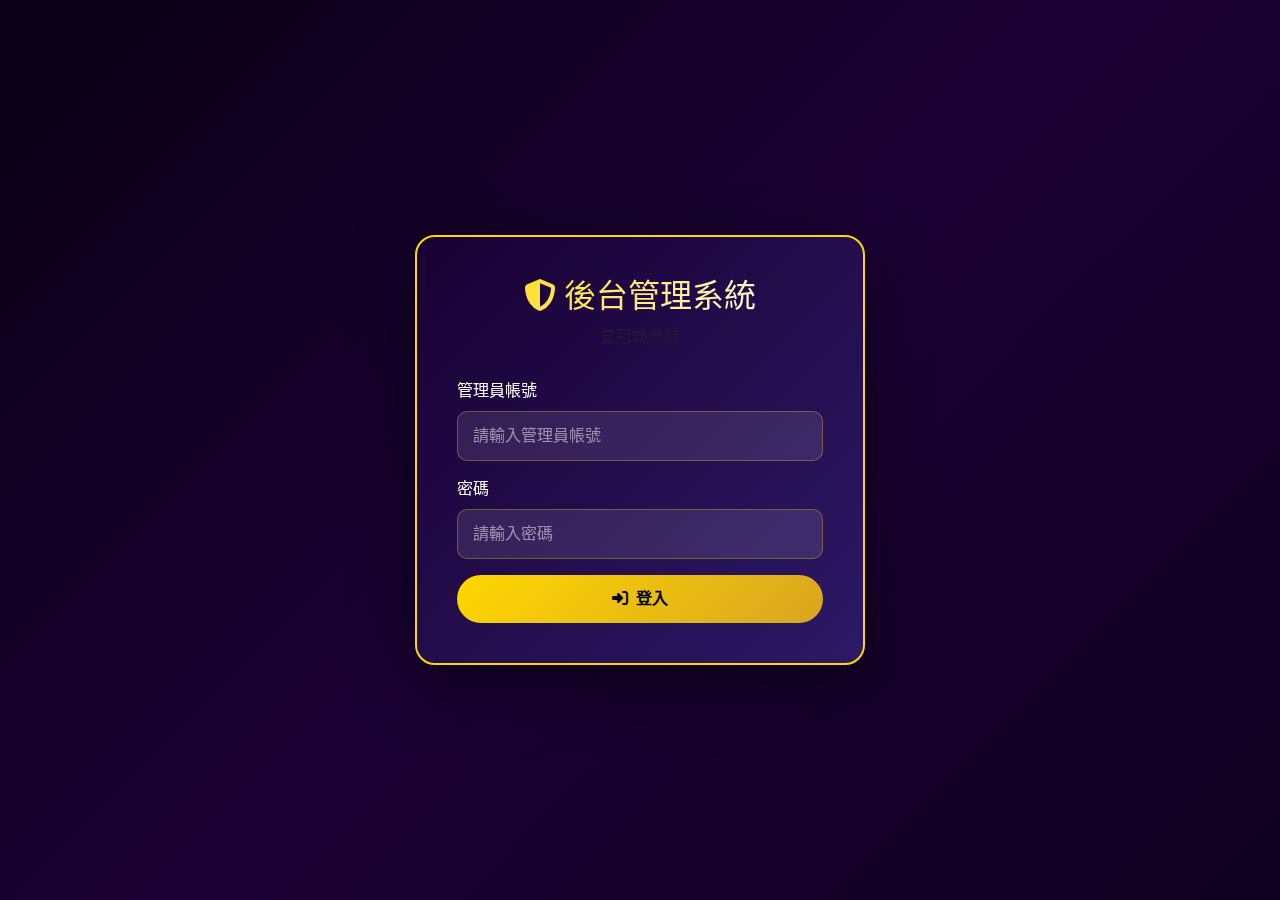
<file: admin.html>
<!DOCTYPE html>
<html lang="zh-TW">
<head>
    <meta charset="UTF-8">
    <meta name="viewport" content="width=device-width, initial-scale=1.0">
    <title>後台管理系統 - 皇冠娛樂城</title>
    <link href="https://cdn.jsdelivr.net/npm/bootstrap@5.3.0/dist/css/bootstrap.min.css" rel="stylesheet">
    <link rel="stylesheet" href="https://cdnjs.cloudflare.com/ajax/libs/font-awesome/6.4.0/css/all.min.css">
    <style>
        * {
            margin: 0;
            padding: 0;
            box-sizing: border-box;
        }

        :root {
            --gold: #FFD700;
            --dark-gold: #DAA520;
            --deep-purple: #1a0033;
            --royal-purple: #2d1b69;
            --neon-blue: #00f3ff;
            --neon-pink: #ff006e;
        }

        body {
            background: linear-gradient(135deg, #0a0015 0%, #1a0033 50%, #0f001f 100%);
            color: #fff;
            font-family: 'Microsoft JhengHei', sans-serif;
            overflow-x: hidden;
        }

        /* 登入頁面 */
        .login-container {
            min-height: 100vh;
            display: flex;
            align-items: center;
            justify-content: center;
            padding: 20px;
        }

        .login-card {
            background: linear-gradient(135deg, rgba(26, 0, 51, 0.98), rgba(45, 27, 105, 0.95));
            backdrop-filter: blur(20px);
            border: 2px solid var(--gold);
            border-radius: 20px;
            padding: 40px;
            width: 100%;
            max-width: 450px;
            box-shadow: 0 20px 60px rgba(0, 0, 0, 0.5);
        }

        .login-title {
            text-align: center;
            margin-bottom: 30px;
        }

        .login-title h1 {
            font-size: 2rem;
            background: linear-gradient(135deg, var(--gold), #fff);
            -webkit-background-clip: text;
            background-clip: text;
            -webkit-text-fill-color: transparent;
            margin-bottom: 10px;
        }

        .form-control, .form-select {
            background: rgba(255, 255, 255, 0.1);
            border: 1px solid rgba(255, 215, 0, 0.3);
            color: #fff;
            border-radius: 10px;
            padding: 12px 15px;
        }

        .form-control:focus, .form-select:focus {
            background: rgba(255, 255, 255, 0.15);
            border-color: var(--gold);
            color: #fff;
            box-shadow: 0 0 20px rgba(255, 215, 0, 0.3);
        }

        .form-control::placeholder {
            color: rgba(255, 255, 255, 0.5);
        }

        .btn-admin {
            background: linear-gradient(135deg, var(--gold), var(--dark-gold));
            color: #000;
            padding: 12px 30px;
            border-radius: 25px;
            font-weight: bold;
            border: none;
            width: 100%;
            transition: all 0.3s;
        }

        .btn-admin:hover {
            transform: translateY(-2px);
            box-shadow: 0 10px 25px rgba(255, 215, 0, 0.4);
        }

        /* 管理後台主頁 */
        .admin-layout {
            display: none;
        }

        .admin-layout.active {
            display: block;
        }

        /* 側邊欄 */
        .admin-sidebar {
            position: fixed;
            left: 0;
            top: 0;
            width: 250px;
            height: 100vh;
            background: linear-gradient(135deg, rgba(26, 0, 51, 0.98), rgba(45, 27, 105, 0.95));
            border-right: 2px solid var(--gold);
            padding: 20px 0;
            overflow-y: auto;
            z-index: 1000;
        }

        .admin-logo {
            text-align: center;
            padding: 20px;
            border-bottom: 1px solid rgba(255, 215, 0, 0.3);
            margin-bottom: 20px;
        }

        .admin-logo h2 {
            font-size: 1.5rem;
            background: linear-gradient(135deg, var(--gold), #fff);
            -webkit-background-clip: text;
            background-clip: text;
            -webkit-text-fill-color: transparent;
        }

        .sidebar-menu {
            list-style: none;
            padding: 0;
        }

        .sidebar-menu li {
            margin: 5px 0;
        }

        .sidebar-menu a {
            display: flex;
            align-items: center;
            padding: 15px 20px;
            color: rgba(255, 255, 255, 0.7);
            text-decoration: none;
            transition: all 0.3s;
            border-left: 3px solid transparent;
        }

        .sidebar-menu a:hover, .sidebar-menu a.active {
            background: rgba(255, 215, 0, 0.1);
            color: var(--gold);
            border-left-color: var(--gold);
        }

        .sidebar-menu a i {
            margin-right: 10px;
            width: 20px;
        }

        /* 主內容區 */
        .admin-main {
            margin-left: 250px;
            padding: 20px;
            min-height: 100vh;
        }

        .admin-header {
            background: linear-gradient(135deg, rgba(26, 0, 51, 0.98), rgba(45, 27, 105, 0.95));
            border: 2px solid var(--gold);
            border-radius: 15px;
            padding: 20px 30px;
            margin-bottom: 30px;
            display: flex;
            justify-content: space-between;
            align-items: center;
        }

        .admin-header h3 {
            margin: 0;
            background: linear-gradient(135deg, var(--gold), #fff);
            -webkit-background-clip: text;
            background-clip: text;
            -webkit-text-fill-color: transparent;
        }

        .admin-content {
            background: linear-gradient(135deg, rgba(26, 0, 51, 0.8), rgba(45, 27, 105, 0.8));
            border: 2px solid rgba(255, 215, 0, 0.3);
            border-radius: 15px;
            padding: 30px;
        }

        /* 統計卡片 */
        .stats-grid {
            display: grid;
            grid-template-columns: repeat(auto-fit, minmax(250px, 1fr));
            gap: 20px;
            margin-bottom: 30px;
        }

        .stat-card {
            background: linear-gradient(135deg, rgba(255, 215, 0, 0.1), rgba(255, 215, 0, 0.05));
            border: 1px solid rgba(255, 215, 0, 0.3);
            border-radius: 15px;
            padding: 25px;
            text-align: center;
        }

        .stat-card i {
            font-size: 2.5rem;
            color: var(--gold);
            margin-bottom: 15px;
        }

        .stat-card h4 {
            font-size: 2rem;
            margin: 10px 0;
            color: var(--gold);
        }

        .stat-card p {
            color: rgba(255, 255, 255, 0.7);
            margin: 0;
        }

        /* 表格樣式 */
        .table-container {
            overflow-x: auto;
        }

        .table-dark {
            background: transparent;
        }

        .table-dark thead {
            background: rgba(255, 215, 0, 0.1);
        }

        .table-dark tbody tr {
            border-bottom: 1px solid rgba(255, 215, 0, 0.1);
        }

        .table-dark tbody tr:hover {
            background: rgba(255, 215, 0, 0.05);
        }

        /* 按鈕組 */
        .btn-group-admin {
            display: flex;
            gap: 10px;
            margin-bottom: 20px;
        }

        .btn-sm-admin {
            padding: 8px 15px;
            border-radius: 8px;
            font-size: 0.9rem;
            border: 1px solid var(--gold);
            background: transparent;
            color: var(--gold);
            transition: all 0.3s;
        }

        .btn-sm-admin:hover {
            background: var(--gold);
            color: #000;
        }

        .btn-sm-admin.active {
            background: var(--gold);
            color: #000;
        }

        /* 搜索框 */
        .search-box {
            margin-bottom: 20px;
        }

        /* Toast 通知 */
        .toast-container {
            position: fixed;
            top: 20px;
            right: 20px;
            z-index: 9999;
        }

        .toast-custom {
            background: linear-gradient(135deg, rgba(26, 0, 51, 0.98), rgba(45, 27, 105, 0.95));
            border: 2px solid var(--gold);
            border-radius: 10px;
            color: #fff;
            padding: 15px 20px;
            margin-bottom: 10px;
            box-shadow: 0 5px 20px rgba(255, 215, 0, 0.3);
            animation: slideInRight 0.3s ease-out;
        }

        @keyframes slideInRight {
            from {
                transform: translateX(100%);
                opacity: 0;
            }
            to {
                transform: translateX(0);
                opacity: 1;
            }
        }
    </style>
</head>
<body>
    <!-- 登入頁面 -->
    <div id="loginPage" class="login-container">
        <div class="login-card">
            <div class="login-title">
                <h1><i class="fas fa-shield-alt"></i> 後台管理系統</h1>
                <p class="text-muted">皇冠娛樂城</p>
            </div>
            <form id="adminLoginForm">
                <div class="mb-3">
                    <label class="form-label">管理員帳號</label>
                    <input type="text" class="form-control" id="adminUsername" placeholder="請輸入管理員帳號" required>
                </div>
                <div class="mb-3">
                    <label class="form-label">密碼</label>
                    <input type="password" class="form-control" id="adminPassword" placeholder="請輸入密碼" required>
                </div>
                <button type="submit" class="btn btn-admin">
                    <i class="fas fa-sign-in-alt me-2"></i>登入
                </button>
            </form>
        </div>
    </div>

    <!-- 管理後台主頁 -->
    <div id="adminPage" class="admin-layout">
        <!-- 側邊欄 -->
        <div class="admin-sidebar">
            <div class="admin-logo">
                <h2><i class="fas fa-crown"></i> 管理系統</h2>
            </div>
            <ul class="sidebar-menu">
                <li><a href="#" class="active" onclick="showSection('dashboard'); return false;">
                    <i class="fas fa-home"></i> 儀表板
                </a></li>
                <li><a href="#" onclick="showSection('users'); return false;">
                    <i class="fas fa-users"></i> 用戶管理
                </a></li>
                <li><a href="#" onclick="showSection('transactions'); return false;">
                    <i class="fas fa-exchange-alt"></i> 交易管理
                </a></li>
                <li><a href="#" onclick="showSection('games'); return false;">
                    <i class="fas fa-gamepad"></i> 遊戲管理
                </a></li>
                <li><a href="#" onclick="showSection('promotions'); return false;">
                    <i class="fas fa-gift"></i> 優惠管理
                </a></li>
                <li><a href="#" onclick="showSection('reports'); return false;">
                    <i class="fas fa-chart-bar"></i> 報表統計
                </a></li>
                <li><a href="#" onclick="showSection('security'); return false;">
                    <i class="fas fa-shield-alt"></i> 安全監控
                </a></li>
                <li><a href="#" onclick="showSection('logs'); return false;">
                    <i class="fas fa-file-alt"></i> 工作日誌
                </a></li>
                <li><a href="#" onclick="logout(); return false;">
                    <i class="fas fa-sign-out-alt"></i> 登出
                </a></li>
            </ul>
        </div>

        <!-- 主內容區 -->
        <div class="admin-main">
            <!-- 儀表板 -->
            <div id="dashboardSection" class="admin-section">
                <div class="admin-header">
                    <h3><i class="fas fa-home me-2"></i>儀表板</h3>
                    <div>
                        <span class="text-muted">歡迎，</span>
                        <span id="adminName" class="text-warning">管理員</span>
                    </div>
                </div>
                <div class="admin-content">
                    <div class="stats-grid">
                        <div class="stat-card">
                            <i class="fas fa-users"></i>
                            <h4 id="totalUsers">0</h4>
                            <p>總用戶數</p>
                        </div>
                        <div class="stat-card">
                            <i class="fas fa-wallet"></i>
                            <h4 id="totalBalance">0</h4>
                            <p>總餘額</p>
                        </div>
                        <div class="stat-card">
                            <i class="fas fa-exchange-alt"></i>
                            <h4 id="totalTransactions">0</h4>
                            <p>總交易數</p>
                        </div>
                        <div class="stat-card">
                            <i class="fas fa-dollar-sign"></i>
                            <h4 id="totalDeposits">0</h4>
                            <p>總充值</p>
                        </div>
                        <div class="stat-card">
                            <i class="fas fa-minus-circle"></i>
                            <h4 id="totalWithdraws">0</h4>
                            <p>總提款</p>
                        </div>
                        <div class="stat-card">
                            <i class="fas fa-calendar-day"></i>
                            <h4 id="todayUsers">0</h4>
                            <p>今日新增用戶</p>
                        </div>
                    </div>
                </div>
            </div>

            <!-- 用戶管理 -->
            <div id="usersSection" class="admin-section" style="display: none;">
                <div class="admin-header">
                    <h3><i class="fas fa-users me-2"></i>用戶管理</h3>
                </div>
                <div class="admin-content">
                    <div class="search-box">
                        <input type="text" class="form-control" id="userSearch" placeholder="搜索用戶（帳號、手機、Email）" onkeyup="searchUsers()">
                    </div>
                    <div class="table-container">
                        <table class="table table-dark">
                            <thead>
                                <tr>
                                    <th>帳號</th>
                                    <th>手機</th>
                                    <th>Email</th>
                                    <th>餘額</th>
                                    <th>註冊時間</th>
                                    <th>操作</th>
                                </tr>
                            </thead>
                            <tbody id="usersTableBody">
                                <tr>
                                    <td colspan="6" class="text-center">載入中...</td>
                                </tr>
                            </tbody>
                        </table>
                    </div>
                </div>
            </div>

            <!-- 編輯用戶模態框 -->
            <div class="modal fade" id="editUserModal" tabindex="-1" aria-hidden="true">
                <div class="modal-dialog modal-dialog-centered">
                    <div class="modal-content" style="background: linear-gradient(135deg, rgba(26, 0, 51, 0.98), rgba(45, 27, 105, 0.95)); border: 2px solid var(--gold); border-radius: 20px;">
                        <div class="modal-header" style="border-bottom: 1px solid rgba(255, 215, 0, 0.3);">
                            <h5 class="modal-title" style="color: var(--gold);">
                                <i class="fas fa-edit me-2"></i>編輯用戶
                            </h5>
                            <button type="button" class="btn-close btn-close-white" data-bs-dismiss="modal" aria-label="Close"></button>
                        </div>
                        <div class="modal-body">
                            <form id="editUserForm">
                                <input type="hidden" id="editUsername">
                                <div class="mb-3">
                                    <label class="form-label">帳號</label>
                                    <input type="text" class="form-control" id="editUserUsername" readonly>
                                </div>
                                <div class="mb-3">
                                    <label class="form-label">手機號碼</label>
                                    <input type="text" class="form-control" id="editUserPhone" placeholder="請輸入手機號碼">
                                </div>
                                <div class="mb-3">
                                    <label class="form-label">Email</label>
                                    <input type="email" class="form-control" id="editUserEmail" placeholder="請輸入Email">
                                </div>
                                <div class="mb-3">
                                    <label class="form-label">密碼（留空則不修改）</label>
                                    <input type="password" class="form-control" id="editUserPassword" placeholder="請輸入新密碼">
                                </div>
                            </form>
                        </div>
                        <div class="modal-footer" style="border-top: 1px solid rgba(255, 215, 0, 0.3);">
                            <button type="button" class="btn btn-secondary" data-bs-dismiss="modal">取消</button>
                            <button type="button" class="btn btn-admin" onclick="saveUserEdit()">保存</button>
                        </div>
                    </div>
                </div>
            </div>

            <!-- 手動儲值模態框 -->
            <div class="modal fade" id="depositModal" tabindex="-1" aria-hidden="true">
                <div class="modal-dialog modal-dialog-centered">
                    <div class="modal-content" style="background: linear-gradient(135deg, rgba(26, 0, 51, 0.98), rgba(45, 27, 105, 0.95)); border: 2px solid var(--gold); border-radius: 20px;">
                        <div class="modal-header" style="border-bottom: 1px solid rgba(255, 215, 0, 0.3);">
                            <h5 class="modal-title" style="color: var(--gold);">
                                <i class="fas fa-wallet me-2"></i>手動儲值
                            </h5>
                            <button type="button" class="btn-close btn-close-white" data-bs-dismiss="modal" aria-label="Close"></button>
                        </div>
                        <div class="modal-body">
                            <form id="depositForm">
                                <input type="hidden" id="depositUsername">
                                <div class="mb-3">
                                    <label class="form-label">用戶帳號</label>
                                    <input type="text" class="form-control" id="depositUserDisplay" readonly>
                                </div>
                                <div class="mb-3">
                                    <label class="form-label">當前餘額</label>
                                    <input type="text" class="form-control" id="depositCurrentBalance" readonly>
                                </div>
                                <div class="mb-3">
                                    <label class="form-label">儲值金額 <span class="text-danger">*</span></label>
                                    <input type="number" class="form-control" id="depositAmount" placeholder="請輸入儲值金額" min="1" step="0.01" required>
                                </div>
                                <div class="mb-3">
                                    <label class="form-label">備註</label>
                                    <textarea class="form-control" id="depositNote" rows="3" placeholder="請輸入備註（選填）"></textarea>
                                </div>
                            </form>
                        </div>
                        <div class="modal-footer" style="border-top: 1px solid rgba(255, 215, 0, 0.3);">
                            <button type="button" class="btn btn-secondary" data-bs-dismiss="modal">取消</button>
                            <button type="button" class="btn btn-admin" onclick="confirmDeposit()">確認儲值</button>
                        </div>
                    </div>
                </div>
            </div>

            <!-- 交易管理 -->
            <div id="transactionsSection" class="admin-section" style="display: none;">
                <div class="admin-header">
                    <h3><i class="fas fa-exchange-alt me-2"></i>交易管理</h3>
                </div>
                <div class="admin-content">
                    <div class="btn-group-admin">
                        <button class="btn btn-sm-admin active" onclick="filterTransactions('all')">全部</button>
                        <button class="btn btn-sm-admin" onclick="filterTransactions('deposit')">充值</button>
                        <button class="btn btn-sm-admin" onclick="filterTransactions('withdraw')">提款</button>
                        <button class="btn btn-sm-admin" onclick="filterTransactions('bet')">投注</button>
                        <button class="btn btn-sm-admin" onclick="filterTransactions('win')">中獎</button>
                    </div>
                    <div class="search-box">
                        <input type="text" class="form-control" id="transactionSearch" placeholder="搜索交易（用戶名、類型）" onkeyup="searchTransactions()">
                    </div>
                    <div class="table-container">
                        <table class="table table-dark">
                            <thead>
                                <tr>
                                    <th>時間</th>
                                    <th>用戶</th>
                                    <th>類型</th>
                                    <th>金額</th>
                                    <th>狀態</th>
                                    <th>操作</th>
                                </tr>
                            </thead>
                            <tbody id="transactionsTableBody">
                                <tr>
                                    <td colspan="6" class="text-center">載入中...</td>
                                </tr>
                            </tbody>
                        </table>
                    </div>
                </div>
            </div>

            <!-- 遊戲管理 -->
            <div id="gamesSection" class="admin-section" style="display: none;">
                <div class="admin-header">
                    <h3><i class="fas fa-gamepad me-2"></i>遊戲管理</h3>
                </div>
                <div class="admin-content">
                    <p class="text-muted">遊戲管理功能開發中...</p>
                </div>
            </div>

            <!-- 優惠管理 -->
            <div id="promotionsSection" class="admin-section" style="display: none;">
                <div class="admin-header">
                    <h3><i class="fas fa-gift me-2"></i>優惠管理</h3>
                </div>
                <div class="admin-content">
                    <p class="text-muted">優惠管理功能開發中...</p>
                </div>
            </div>

            <!-- 報表統計 -->
            <div id="reportsSection" class="admin-section" style="display: none;">
                <div class="admin-header">
                    <h3><i class="fas fa-chart-bar me-2"></i>報表統計</h3>
                </div>
                <div class="admin-content">
                    <p class="text-muted">報表統計功能開發中...</p>
                </div>
            </div>

            <!-- 安全監控 -->
            <div id="securitySection" class="admin-section" style="display: none;">
                <div class="admin-header">
                    <h3><i class="fas fa-shield-alt me-2"></i>安全監控</h3>
                    <div>
                        <button class="btn btn-sm-admin" onclick="refreshSecurity()">
                            <i class="fas fa-sync-alt"></i> 刷新
                        </button>
                    </div>
                </div>
                <div class="admin-content">
                    <!-- 安全狀態概覽 -->
                    <div class="stats-grid" style="margin-bottom: 30px;">
                        <div class="stat-card" style="border-color: #28a745;">
                            <i class="fas fa-check-circle" style="color: #28a745;"></i>
                            <h4 id="securityStatus">正常</h4>
                            <p>系統狀態</p>
                        </div>
                        <div class="stat-card" style="border-color: #dc3545;">
                            <i class="fas fa-exclamation-triangle" style="color: #dc3545;"></i>
                            <h4 id="failedLogins">0</h4>
                            <p>失敗登入次數（24小時）</p>
                        </div>
                        <div class="stat-card" style="border-color: #ffc107;">
                            <i class="fas fa-user-shield" style="color: #ffc107;"></i>
                            <h4 id="activeSessions">0</h4>
                            <p>活躍會話</p>
                        </div>
                        <div class="stat-card" style="border-color: #17a2b8;">
                            <i class="fas fa-bell" style="color: #17a2b8;"></i>
                            <h4 id="securityAlerts">0</h4>
                            <p>安全警報</p>
                        </div>
                    </div>

                    <!-- 登入記錄 -->
                    <h4 class="mb-3"><i class="fas fa-sign-in-alt me-2"></i>登入記錄</h4>
                    <div class="search-box mb-3">
                        <input type="text" class="form-control" id="securitySearch" placeholder="搜索登入記錄（帳號、IP、狀態）" onkeyup="searchSecurityLogs()">
                    </div>
                    <div class="btn-group-admin mb-3">
                        <button class="btn btn-sm-admin active" onclick="filterSecurityLogs('all')">全部</button>
                        <button class="btn btn-sm-admin" onclick="filterSecurityLogs('success')">成功</button>
                        <button class="btn btn-sm-admin" onclick="filterSecurityLogs('failed')">失敗</button>
                        <button class="btn btn-sm-admin" onclick="filterSecurityLogs('suspicious')">可疑</button>
                    </div>
                    <div class="table-container">
                        <table class="table table-dark">
                            <thead>
                                <tr>
                                    <th>時間</th>
                                    <th>帳號</th>
                                    <th>IP 地址</th>
                                    <th>狀態</th>
                                    <th>備註</th>
                                </tr>
                            </thead>
                            <tbody id="securityLogsTableBody">
                                <tr>
                                    <td colspan="5" class="text-center">載入中...</td>
                                </tr>
                            </tbody>
                        </table>
                    </div>

                    <!-- 異常活動監控 -->
                    <h4 class="mb-3 mt-4"><i class="fas fa-exclamation-circle me-2"></i>異常活動監控</h4>
                    <div class="table-container">
                        <table class="table table-dark">
                            <thead>
                                <tr>
                                    <th>時間</th>
                                    <th>類型</th>
                                    <th>用戶</th>
                                    <th>描述</th>
                                    <th>風險等級</th>
                                    <th>操作</th>
                                </tr>
                            </thead>
                            <tbody id="anomalyTableBody">
                                <tr>
                                    <td colspan="6" class="text-center">暫無異常活動</td>
                                </tr>
                            </tbody>
                        </table>
                    </div>
                </div>
            </div>

            <!-- 工作日誌 -->
            <div id="logsSection" class="admin-section" style="display: none;">
                <div class="admin-header">
                    <h3><i class="fas fa-file-alt me-2"></i>工作日誌</h3>
                    <div>
                        <button class="btn btn-sm-admin" onclick="exportLogs()">
                            <i class="fas fa-download"></i> 匯出日誌
                        </button>
                        <button class="btn btn-sm-admin" onclick="clearLogs()">
                            <i class="fas fa-trash"></i> 清空日誌
                        </button>
                    </div>
                </div>
                <div class="admin-content">
                    <!-- 日誌統計 -->
                    <div class="stats-grid" style="margin-bottom: 30px;">
                        <div class="stat-card">
                            <i class="fas fa-list"></i>
                            <h4 id="totalLogs">0</h4>
                            <p>總日誌數</p>
                        </div>
                        <div class="stat-card">
                            <i class="fas fa-user-tie"></i>
                            <h4 id="todayLogs">0</h4>
                            <p>今日操作</p>
                        </div>
                        <div class="stat-card">
                            <i class="fas fa-edit"></i>
                            <h4 id="editLogs">0</h4>
                            <p>編輯操作</p>
                        </div>
                        <div class="stat-card">
                            <i class="fas fa-ban"></i>
                            <h4 id="deleteLogs">0</h4>
                            <p>刪除操作</p>
                        </div>
                    </div>

                    <!-- 日誌篩選 -->
                    <div class="btn-group-admin mb-3">
                        <button class="btn btn-sm-admin active" onclick="filterLogs('all')">全部</button>
                        <button class="btn btn-sm-admin" onclick="filterLogs('create')">新增</button>
                        <button class="btn btn-sm-admin" onclick="filterLogs('update')">更新</button>
                        <button class="btn btn-sm-admin" onclick="filterLogs('delete')">刪除</button>
                        <button class="btn btn-sm-admin" onclick="filterLogs('login')">登入</button>
                        <button class="btn btn-sm-admin" onclick="filterLogs('security')">安全</button>
                    </div>
                    <div class="search-box mb-3">
                        <input type="text" class="form-control" id="logSearch" placeholder="搜索日誌（操作者、操作內容）" onkeyup="searchLogs()">
                    </div>
                    <div class="table-container">
                        <table class="table table-dark">
                            <thead>
                                <tr>
                                    <th>時間</th>
                                    <th>操作者</th>
                                    <th>操作類型</th>
                                    <th>操作內容</th>
                                    <th>IP 地址</th>
                                    <th>狀態</th>
                                </tr>
                            </thead>
                            <tbody id="logsTableBody">
                                <tr>
                                    <td colspan="6" class="text-center">載入中...</td>
                                </tr>
                            </tbody>
                        </table>
                    </div>
                </div>
            </div>
        </div>
    </div>

    <!-- Toast 容器 -->
    <div class="toast-container"></div>

    <!-- Bootstrap JS -->
    <script src="https://cdn.jsdelivr.net/npm/bootstrap@5.3.0/dist/js/bootstrap.bundle.min.js"></script>
    
    <script>
        // 管理員登入
        let currentAdmin = null;
        let currentTransactionFilter = 'all';

        // 顯示 Toast
        function showToast(message, type = 'info') {
            const toastContainer = document.querySelector('.toast-container');
            const toast = document.createElement('div');
            toast.className = 'toast-custom';
            toast.innerHTML = `
                <div class="d-flex align-items-center">
                    <i class="fas ${type === 'success' ? 'fa-check-circle' : type === 'error' ? 'fa-exclamation-circle' : 'fa-info-circle'} me-2"></i>
                    <span>${message}</span>
                </div>
            `;
            toastContainer.appendChild(toast);
            
            setTimeout(() => {
                toast.style.animation = 'slideInRight 0.3s ease-out reverse';
                setTimeout(() => toast.remove(), 300);
            }, 3000);
        }

        // 處理管理員登入
        document.getElementById('adminLoginForm').addEventListener('submit', function(e) {
            e.preventDefault();
            
            const username = document.getElementById('adminUsername').value;
            const password = document.getElementById('adminPassword').value;
            
            // 預設管理員帳號（實際應用中應該使用更安全的認證方式）
            const adminAccounts = JSON.parse(localStorage.getItem('adminAccounts') || '[]');
            
            // 如果沒有管理員帳號，創建預設管理員
            if (adminAccounts.length === 0) {
                adminAccounts.push({
                    username: 'admin',
                    password: 'admin123',
                    name: '系統管理員'
                });
                localStorage.setItem('adminAccounts', JSON.stringify(adminAccounts));
            }
            
            const admin = adminAccounts.find(a => a.username === username && a.password === password);
            
            if (admin) {
                currentAdmin = admin;
                localStorage.setItem('currentAdmin', JSON.stringify(currentAdmin));
                
                // 記錄登入成功
                logLoginAttempt(username, true);
                logAction('管理員登入', 'login', `管理員 ${username} 登入系統`, 'success');
                
                showToast('登入成功！', 'success');
                showAdminPage();
            } else {
                // 記錄登入失敗
                logLoginAttempt(username, false);
                showToast('帳號或密碼錯誤', 'error');
            }
        });

        // 顯示管理頁面
        function showAdminPage() {
            document.getElementById('loginPage').style.display = 'none';
            document.getElementById('adminPage').classList.add('active');
            document.getElementById('adminName').textContent = currentAdmin.name || currentAdmin.username;
            loadDashboard();
        }

        // 檢查登入狀態
        window.addEventListener('DOMContentLoaded', function() {
            const savedAdmin = localStorage.getItem('currentAdmin');
            if (savedAdmin) {
                currentAdmin = JSON.parse(savedAdmin);
                showAdminPage();
            }
        });

        // 切換頁面
        function showSection(section) {
            // 隱藏所有區塊
            document.querySelectorAll('.admin-section').forEach(sec => {
                sec.style.display = 'none';
            });
            
            // 更新選單活動狀態
            document.querySelectorAll('.sidebar-menu a').forEach(a => {
                a.classList.remove('active');
            });
            event.target.classList.add('active');
            
            // 顯示選中的區塊
            document.getElementById(section + 'Section').style.display = 'block';
            
            // 載入對應數據
            if (section === 'dashboard') {
                loadDashboard();
            } else if (section === 'users') {
                loadUsers();
            } else if (section === 'transactions') {
                loadTransactions();
            } else if (section === 'security') {
                loadSecurity();
            } else if (section === 'logs') {
                loadLogs();
            }
        }

        // 載入儀表板數據
        function loadDashboard() {
            const users = JSON.parse(localStorage.getItem('users') || '[]');
            const transactions = JSON.parse(localStorage.getItem('transactions') || '[]');
            
            // 總用戶數
            document.getElementById('totalUsers').textContent = users.length;
            
            // 總餘額
            const totalBalance = users.reduce((sum, u) => sum + (u.balance || 0), 0);
            document.getElementById('totalBalance').textContent = totalBalance.toLocaleString() + ' 元';
            
            // 總交易數
            document.getElementById('totalTransactions').textContent = transactions.length;
            
            // 總充值
            const totalDeposits = transactions
                .filter(t => t.type === 'deposit')
                .reduce((sum, t) => sum + (t.amount || 0), 0);
            document.getElementById('totalDeposits').textContent = totalDeposits.toLocaleString() + ' 元';
            
            // 總提款
            const totalWithdraws = transactions
                .filter(t => t.type === 'withdraw')
                .reduce((sum, t) => sum + Math.abs(t.amount || 0), 0);
            document.getElementById('totalWithdraws').textContent = totalWithdraws.toLocaleString() + ' 元';
            
            // 今日新增用戶
            const today = new Date().toDateString();
            const todayUsers = users.filter(u => {
                if (!u.createdAt) return false;
                return new Date(u.createdAt).toDateString() === today;
            });
            document.getElementById('todayUsers').textContent = todayUsers.length;
        }

        // 載入用戶列表
        function loadUsers() {
            const users = JSON.parse(localStorage.getItem('users') || '[]');
            const tbody = document.getElementById('usersTableBody');
            
            if (users.length === 0) {
                tbody.innerHTML = '<tr><td colspan="6" class="text-center">暫無用戶</td></tr>';
                return;
            }
            
            tbody.innerHTML = users
                .sort((a, b) => new Date(b.createdAt || 0) - new Date(a.createdAt || 0))
                .map(user => {
                    const createdAt = user.createdAt ? new Date(user.createdAt).toLocaleString('zh-TW') : '未知';
                    return `
                        <tr>
                            <td>${user.username}</td>
                            <td>${user.phone || '-'}</td>
                            <td>${user.email || '-'}</td>
                            <td class="text-warning">${(user.balance || 0).toLocaleString()} 元</td>
                            <td>${createdAt}</td>
                            <td>
                                <button class="btn btn-sm-admin" onclick="editUser('${user.username}')" title="編輯用戶資訊">
                                    <i class="fas fa-edit"></i> 編輯
                                </button>
                                <button class="btn btn-sm-admin" onclick="manualDeposit('${user.username}')" title="手動儲值" style="background: linear-gradient(135deg, #28a745, #20c997);">
                                    <i class="fas fa-plus-circle"></i> 儲值
                                </button>
                                <button class="btn btn-sm-admin" onclick="adjustBalance('${user.username}')" title="調整餘額">
                                    <i class="fas fa-wallet"></i> 調整
                                </button>
                                <button class="btn btn-sm-admin" onclick="deleteUser('${user.username}')" title="刪除帳號" style="background: linear-gradient(135deg, #dc3545, #c82333);">
                                    <i class="fas fa-trash"></i> 刪除
                                </button>
                            </td>
                        </tr>
                    `;
                }).join('');
        }

        // 搜索用戶
        function searchUsers() {
            const searchTerm = document.getElementById('userSearch').value.toLowerCase();
            const rows = document.querySelectorAll('#usersTableBody tr');
            
            rows.forEach(row => {
                const text = row.textContent.toLowerCase();
                row.style.display = text.includes(searchTerm) ? '' : 'none';
            });
        }

        // 載入交易列表
        function loadTransactions() {
            const transactions = JSON.parse(localStorage.getItem('transactions') || '[]');
            filterTransactions(currentTransactionFilter);
        }

        // 過濾交易
        function filterTransactions(type) {
            currentTransactionFilter = type;
            
            // 更新按鈕狀態
            document.querySelectorAll('.btn-sm-admin').forEach(btn => {
                btn.classList.remove('active');
            });
            event.target.classList.add('active');
            
            const transactions = JSON.parse(localStorage.getItem('transactions') || '[]');
            let filtered = transactions;
            
            if (type !== 'all') {
                filtered = transactions.filter(t => t.type === type);
            }
            
            const tbody = document.getElementById('transactionsTableBody');
            
            if (filtered.length === 0) {
                tbody.innerHTML = '<tr><td colspan="6" class="text-center">暫無交易記錄</td></tr>';
                return;
            }
            
            tbody.innerHTML = filtered
                .sort((a, b) => new Date(b.date || 0) - new Date(a.date || 0))
                .map(t => {
                    const date = t.date ? new Date(t.date).toLocaleString('zh-TW') : '未知';
                    const typeMap = {
                        'deposit': { text: '充值', class: 'text-success', icon: 'fa-plus-circle' },
                        'withdraw': { text: '提款', class: 'text-danger', icon: 'fa-minus-circle' },
                        'bet': { text: '投注', class: 'text-warning', icon: 'fa-dice' },
                        'win': { text: '中獎', class: 'text-info', icon: 'fa-trophy' }
                    };
                    const typeInfo = typeMap[t.type] || { text: t.type, class: '', icon: 'fa-circle' };
                    const statusMap = {
                        'completed': { text: '已完成', class: 'badge bg-success' },
                        'pending': { text: '處理中', class: 'badge bg-warning' },
                        'failed': { text: '失敗', class: 'badge bg-danger' }
                    };
                    const statusInfo = statusMap[t.status] || { text: t.status || '未知', class: 'badge bg-secondary' };
                    
                    return `
                        <tr>
                            <td>${date}</td>
                            <td>${t.username || '-'}</td>
                            <td><i class="fas ${typeInfo.icon} me-1"></i><span class="${typeInfo.class}">${typeInfo.text}</span></td>
                            <td class="${t.amount > 0 ? 'text-success' : 'text-danger'}">${t.amount > 0 ? '+' : ''}${(t.amount || 0).toLocaleString()} 元</td>
                            <td><span class="${statusInfo.class}">${statusInfo.text}</span></td>
                            <td>
                                ${t.status === 'pending' && t.type === 'withdraw' ? 
                                    `<button class="btn btn-sm-admin" onclick="approveWithdraw('${t.username}', ${t.amount})">
                                        <i class="fas fa-check"></i> 審核通過
                                    </button>` : '-'
                                }
                            </td>
                        </tr>
                    `;
                }).join('');
        }

        // 搜索交易
        function searchTransactions() {
            const searchTerm = document.getElementById('transactionSearch').value.toLowerCase();
            const rows = document.querySelectorAll('#transactionsTableBody tr');
            
            rows.forEach(row => {
                const text = row.textContent.toLowerCase();
                row.style.display = text.includes(searchTerm) ? '' : 'none';
            });
        }

        // 編輯用戶
        function editUser(username) {
            const users = JSON.parse(localStorage.getItem('users') || '[]');
            const user = users.find(u => u.username === username);
            
            if (!user) {
                showToast('用戶不存在', 'error');
                return;
            }
            
            // 填充表單
            document.getElementById('editUsername').value = username;
            document.getElementById('editUserUsername').value = user.username;
            document.getElementById('editUserPhone').value = user.phone || '';
            document.getElementById('editUserEmail').value = user.email || '';
            document.getElementById('editUserPassword').value = '';
            
            // 顯示模態框
            const modal = new bootstrap.Modal(document.getElementById('editUserModal'));
            modal.show();
        }

        // 保存用戶編輯
        function saveUserEdit() {
            const username = document.getElementById('editUsername').value;
            const phone = document.getElementById('editUserPhone').value.trim();
            const email = document.getElementById('editUserEmail').value.trim();
            const password = document.getElementById('editUserPassword').value.trim();
            
            // 驗證 Email 格式
            if (email && !/^[^\s@]+@[^\s@]+\.[^\s@]+$/.test(email)) {
                showToast('Email 格式不正確', 'error');
                return;
            }
            
            // 驗證手機號碼格式（簡單驗證）
            if (phone && !/^[0-9]{8,15}$/.test(phone.replace(/[\s-]/g, ''))) {
                showToast('手機號碼格式不正確', 'error');
                return;
            }
            
            const users = JSON.parse(localStorage.getItem('users') || '[]');
            const userIndex = users.findIndex(u => u.username === username);
            
            if (userIndex === -1) {
                showToast('用戶不存在', 'error');
                return;
            }
            
            const oldUser = { ...users[userIndex] };
            
            // 更新用戶資訊
            if (phone) users[userIndex].phone = phone;
            if (email) users[userIndex].email = email;
            if (password) users[userIndex].password = password;
            
            localStorage.setItem('users', JSON.stringify(users));
            
            // 記錄操作日誌
            const changes = [];
            if (phone !== oldUser.phone) changes.push(`手機：${oldUser.phone || '無'} → ${phone}`);
            if (email !== oldUser.email) changes.push(`Email：${oldUser.email || '無'} → ${email}`);
            if (password) changes.push('密碼已更新');
            
            logAction(
                '編輯用戶資訊',
                'update',
                `編輯用戶 ${username}：${changes.join('，')}`,
                'success'
            );
            
            // 關閉模態框
            const modal = bootstrap.Modal.getInstance(document.getElementById('editUserModal'));
            modal.hide();
            
            showToast('用戶資訊已更新', 'success');
            loadUsers();
        }

        // 手動儲值
        function manualDeposit(username) {
            const users = JSON.parse(localStorage.getItem('users') || '[]');
            const user = users.find(u => u.username === username);
            
            if (!user) {
                showToast('用戶不存在', 'error');
                return;
            }
            
            // 填充表單
            document.getElementById('depositUsername').value = username;
            document.getElementById('depositUserDisplay').value = user.username;
            document.getElementById('depositCurrentBalance').value = (user.balance || 0).toLocaleString() + ' 元';
            document.getElementById('depositAmount').value = '';
            document.getElementById('depositNote').value = '';
            
            // 顯示模態框
            const modal = new bootstrap.Modal(document.getElementById('depositModal'));
            modal.show();
        }

        // 確認儲值
        function confirmDeposit() {
            const username = document.getElementById('depositUsername').value;
            const amount = parseFloat(document.getElementById('depositAmount').value);
            const note = document.getElementById('depositNote').value.trim();
            
            if (!amount || amount <= 0) {
                showToast('請輸入有效的儲值金額', 'error');
                return;
            }
            
            if (!confirm(`確認為用戶 ${username} 儲值 ${amount.toLocaleString()} 元？`)) {
                return;
            }
            
            const users = JSON.parse(localStorage.getItem('users') || '[]');
            const userIndex = users.findIndex(u => u.username === username);
            
            if (userIndex === -1) {
                showToast('用戶不存在', 'error');
                return;
            }
            
            const oldBalance = users[userIndex].balance || 0;
            users[userIndex].balance = oldBalance + amount;
            
            localStorage.setItem('users', JSON.stringify(users));
            
            // 記錄交易
            const transactions = JSON.parse(localStorage.getItem('transactions') || '[]');
            transactions.push({
                username: username,
                type: 'deposit',
                amount: amount,
                status: 'completed',
                date: new Date().toISOString(),
                description: note || '管理員手動儲值'
            });
            localStorage.setItem('transactions', JSON.stringify(transactions));
            
            // 記錄操作日誌
            logAction(
                '手動儲值',
                'update',
                `為用戶 ${username} 手動儲值 ${amount.toLocaleString()} 元（餘額：${oldBalance} → ${users[userIndex].balance}）${note ? '，備註：' + note : ''}`,
                'success'
            );
            
            // 關閉模態框
            const modal = bootstrap.Modal.getInstance(document.getElementById('depositModal'));
            modal.hide();
            
            showToast(`已為 ${username} 儲值 ${amount.toLocaleString()} 元`, 'success');
            loadUsers();
            loadDashboard();
        }

        // 刪除用戶
        function deleteUser(username) {
            if (!confirm(`確定要刪除用戶 ${username} 嗎？\n\n此操作將永久刪除該用戶的所有資料，包括：\n- 用戶帳號\n- 餘額資訊\n- 交易記錄\n\n此操作無法復原！`)) {
                return;
            }
            
            // 二次確認
            if (!confirm(`最後確認：確定要刪除用戶 ${username} 嗎？`)) {
                return;
            }
            
            const users = JSON.parse(localStorage.getItem('users') || '[]');
            const userIndex = users.findIndex(u => u.username === username);
            
            if (userIndex === -1) {
                showToast('用戶不存在', 'error');
                return;
            }
            
            const user = users[userIndex];
            
            // 刪除用戶
            users.splice(userIndex, 1);
            localStorage.setItem('users', JSON.stringify(users));
            
            // 可選：刪除該用戶的交易記錄
            const transactions = JSON.parse(localStorage.getItem('transactions') || '[]');
            const filteredTransactions = transactions.filter(t => t.username !== username);
            localStorage.setItem('transactions', JSON.stringify(filteredTransactions));
            
            // 記錄操作日誌
            logAction(
                '刪除用戶帳號',
                'delete',
                `刪除用戶 ${username}（手機：${user.phone || '無'}，Email：${user.email || '無'}，餘額：${(user.balance || 0).toLocaleString()} 元）`,
                'success'
            );
            
            showToast(`用戶 ${username} 已刪除`, 'success');
            loadUsers();
            loadDashboard();
        }

        // 調整餘額
        function adjustBalance(username) {
            const amount = prompt(`請輸入要調整的金額（正數為增加，負數為減少）：`);
            if (amount === null) return;
            
            const adjustAmount = parseFloat(amount);
            if (isNaN(adjustAmount)) {
                showToast('請輸入有效的數字', 'error');
                return;
            }
            
            const users = JSON.parse(localStorage.getItem('users') || '[]');
            const userIndex = users.findIndex(u => u.username === username);
            
            if (userIndex !== -1) {
                const oldBalance = users[userIndex].balance || 0;
                users[userIndex].balance = oldBalance + adjustAmount;
                if (users[userIndex].balance < 0) users[userIndex].balance = 0;
                
                localStorage.setItem('users', JSON.stringify(users));
                
                // 記錄交易
                const transactions = JSON.parse(localStorage.getItem('transactions') || '[]');
                transactions.push({
                    username: username,
                    type: adjustAmount > 0 ? 'deposit' : 'withdraw',
                    amount: adjustAmount,
                    status: 'completed',
                    date: new Date().toISOString(),
                    description: '管理員調整'
                });
                localStorage.setItem('transactions', JSON.stringify(transactions));
                
                // 記錄操作日誌
                logAction(
                    '調整用戶餘額',
                    'update',
                    `調整用戶 ${username} 的餘額：${oldBalance} → ${users[userIndex].balance} (${adjustAmount > 0 ? '+' : ''}${adjustAmount})`,
                    'success'
                );
                
                showToast(`已調整 ${username} 的餘額 ${adjustAmount > 0 ? '+' : ''}${adjustAmount.toLocaleString()} 元`, 'success');
                loadUsers();
                loadDashboard();
            }
        }

        // 審核提款
        function approveWithdraw(username, amount) {
            if (!confirm(`確認審核通過 ${username} 的提款申請 ${Math.abs(amount).toLocaleString()} 元？`)) {
                return;
            }
            
            const transactions = JSON.parse(localStorage.getItem('transactions') || '[]');
            const transaction = transactions.find(t => 
                t.username === username && 
                t.type === 'withdraw' && 
                t.amount === amount && 
                t.status === 'pending'
            );
            
            if (transaction) {
                transaction.status = 'completed';
                localStorage.setItem('transactions', JSON.stringify(transactions));
                
                // 記錄操作日誌
                logAction(
                    '審核提款',
                    'update',
                    `審核通過用戶 ${username} 的提款申請：${Math.abs(amount).toLocaleString()} 元`,
                    'success'
                );
                
                showToast('提款審核通過', 'success');
                loadTransactions();
            }
        }

        // 記錄操作日誌
        function logAction(action, type, details, status = 'success') {
            const logs = JSON.parse(localStorage.getItem('adminLogs') || '[]');
            const logEntry = {
                id: Date.now(),
                timestamp: new Date().toISOString(),
                admin: currentAdmin ? currentAdmin.username : '系統',
                action: action,
                type: type, // create, update, delete, login, security
                details: details,
                ip: '127.0.0.1', // 實際應用中應從請求中獲取
                status: status
            };
            logs.unshift(logEntry);
            // 只保留最近 1000 條日誌
            if (logs.length > 1000) {
                logs.splice(1000);
            }
            localStorage.setItem('adminLogs', JSON.stringify(logs));
        }

        // 記錄登入嘗試
        function logLoginAttempt(username, success, ip = '127.0.0.1') {
            const securityLogs = JSON.parse(localStorage.getItem('securityLogs') || '[]');
            const logEntry = {
                id: Date.now(),
                timestamp: new Date().toISOString(),
                username: username,
                ip: ip,
                status: success ? 'success' : 'failed',
                note: success ? '登入成功' : '登入失敗：密碼錯誤'
            };
            securityLogs.unshift(logEntry);
            // 只保留最近 500 條安全日誌
            if (securityLogs.length > 500) {
                securityLogs.splice(500);
            }
            localStorage.setItem('securityLogs', JSON.stringify(securityLogs));
        }

        // 載入安全監控數據
        function loadSecurity() {
            const securityLogs = JSON.parse(localStorage.getItem('securityLogs') || '[]');
            
            // 計算統計數據
            const now = new Date();
            const last24Hours = new Date(now.getTime() - 24 * 60 * 60 * 1000);
            const failedLogins = securityLogs.filter(log => 
                log.status === 'failed' && new Date(log.timestamp) > last24Hours
            ).length;
            
            const activeSessions = 1; // 當前管理員會話
            const securityAlerts = securityLogs.filter(log => 
                log.status === 'failed' && new Date(log.timestamp) > last24Hours
            ).length;
            
            // 更新統計卡片
            document.getElementById('failedLogins').textContent = failedLogins;
            document.getElementById('activeSessions').textContent = activeSessions;
            document.getElementById('securityAlerts').textContent = securityAlerts;
            document.getElementById('securityStatus').textContent = securityAlerts > 10 ? '警告' : '正常';
            document.getElementById('securityStatus').style.color = securityAlerts > 10 ? '#dc3545' : '#28a745';
            
            // 載入登入記錄
            renderSecurityLogs(securityLogs);
            
            // 載入異常活動
            loadAnomalies();
        }

        // 渲染安全日誌
        function renderSecurityLogs(logs) {
            const tbody = document.getElementById('securityLogsTableBody');
            if (logs.length === 0) {
                tbody.innerHTML = '<tr><td colspan="5" class="text-center">暫無登入記錄</td></tr>';
                return;
            }
            
            tbody.innerHTML = logs
                .sort((a, b) => new Date(b.timestamp) - new Date(a.timestamp))
                .slice(0, 100) // 只顯示最近 100 條
                .map(log => {
                    const date = new Date(log.timestamp);
                    const statusClass = log.status === 'success' ? 'badge bg-success' : 
                                      log.status === 'failed' ? 'badge bg-danger' : 
                                      'badge bg-warning';
                    const statusText = log.status === 'success' ? '成功' : 
                                      log.status === 'failed' ? '失敗' : 
                                      '可疑';
                    
                    return `
                        <tr>
                            <td>${date.toLocaleString('zh-TW')}</td>
                            <td>${log.username || '-'}</td>
                            <td>${log.ip || '127.0.0.1'}</td>
                            <td><span class="${statusClass}">${statusText}</span></td>
                            <td>${log.note || '-'}</td>
                        </tr>
                    `;
                }).join('');
        }

        // 載入異常活動
        function loadAnomalies() {
            const securityLogs = JSON.parse(localStorage.getItem('securityLogs') || '[]');
            const anomalies = [];
            
            // 檢測異常：短時間內多次失敗登入
            const failedLogins = securityLogs.filter(log => log.status === 'failed');
            const suspiciousIPs = {};
            
            failedLogins.forEach(log => {
                if (!suspiciousIPs[log.ip]) {
                    suspiciousIPs[log.ip] = [];
                }
                suspiciousIPs[log.ip].push(log);
            });
            
            Object.keys(suspiciousIPs).forEach(ip => {
                const attempts = suspiciousIPs[ip];
                if (attempts.length >= 5) {
                    anomalies.push({
                        timestamp: attempts[0].timestamp,
                        type: '多次失敗登入',
                        user: attempts[0].username,
                        description: `IP ${ip} 在短時間內有 ${attempts.length} 次失敗登入嘗試`,
                        risk: 'high'
                    });
                }
            });
            
            const tbody = document.getElementById('anomalyTableBody');
            if (anomalies.length === 0) {
                tbody.innerHTML = '<tr><td colspan="6" class="text-center">暫無異常活動</td></tr>';
                return;
            }
            
            tbody.innerHTML = anomalies
                .sort((a, b) => new Date(b.timestamp) - new Date(a.timestamp))
                .map(anomaly => {
                    const date = new Date(anomaly.timestamp);
                    const riskClass = anomaly.risk === 'high' ? 'badge bg-danger' : 
                                     anomaly.risk === 'medium' ? 'badge bg-warning' : 
                                     'badge bg-info';
                    const riskText = anomaly.risk === 'high' ? '高風險' : 
                                    anomaly.risk === 'medium' ? '中風險' : 
                                    '低風險';
                    
                    return `
                        <tr>
                            <td>${date.toLocaleString('zh-TW')}</td>
                            <td>${anomaly.type}</td>
                            <td>${anomaly.user || '-'}</td>
                            <td>${anomaly.description}</td>
                            <td><span class="${riskClass}">${riskText}</span></td>
                            <td>
                                <button class="btn btn-sm-admin" onclick="handleAnomaly('${anomaly.timestamp}')">
                                    <i class="fas fa-shield-alt"></i> 處理
                                </button>
                            </td>
                        </tr>
                    `;
                }).join('');
        }

        // 過濾安全日誌
        let currentSecurityFilter = 'all';
        function filterSecurityLogs(type) {
            currentSecurityFilter = type;
            
            // 更新按鈕狀態
            document.querySelectorAll('#securitySection .btn-sm-admin').forEach(btn => {
                btn.classList.remove('active');
            });
            event.target.classList.add('active');
            
            const securityLogs = JSON.parse(localStorage.getItem('securityLogs') || '[]');
            let filtered = securityLogs;
            
            if (type === 'success') {
                filtered = securityLogs.filter(log => log.status === 'success');
            } else if (type === 'failed') {
                filtered = securityLogs.filter(log => log.status === 'failed');
            } else if (type === 'suspicious') {
                filtered = securityLogs.filter(log => log.status === 'suspicious');
            }
            
            renderSecurityLogs(filtered);
        }

        // 搜索安全日誌
        function searchSecurityLogs() {
            const searchTerm = document.getElementById('securitySearch').value.toLowerCase();
            const rows = document.querySelectorAll('#securityLogsTableBody tr');
            
            rows.forEach(row => {
                const text = row.textContent.toLowerCase();
                row.style.display = text.includes(searchTerm) ? '' : 'none';
            });
        }

        // 刷新安全監控
        function refreshSecurity() {
            loadSecurity();
            showToast('安全監控數據已刷新', 'success');
        }

        // 處理異常活動
        function handleAnomaly(timestamp) {
            if (confirm('確認已處理此異常活動？')) {
                showToast('異常活動已標記為已處理', 'success');
                loadAnomalies();
            }
        }

        // 載入工作日誌
        function loadLogs() {
            const logs = JSON.parse(localStorage.getItem('adminLogs') || '[]');
            
            // 計算統計數據
            const today = new Date().toDateString();
            const todayLogs = logs.filter(log => 
                new Date(log.timestamp).toDateString() === today
            );
            
            const editLogs = logs.filter(log => log.type === 'update').length;
            const deleteLogs = logs.filter(log => log.type === 'delete').length;
            
            document.getElementById('totalLogs').textContent = logs.length;
            document.getElementById('todayLogs').textContent = todayLogs.length;
            document.getElementById('editLogs').textContent = editLogs;
            document.getElementById('deleteLogs').textContent = deleteLogs;
            
            // 渲染日誌列表
            renderLogs(logs);
        }

        // 渲染工作日誌
        let currentLogFilter = 'all';
        function renderLogs(logs) {
            let filtered = logs;
            
            if (currentLogFilter !== 'all') {
                filtered = logs.filter(log => log.type === currentLogFilter);
            }
            
            const tbody = document.getElementById('logsTableBody');
            if (filtered.length === 0) {
                tbody.innerHTML = '<tr><td colspan="6" class="text-center">暫無日誌記錄</td></tr>';
                return;
            }
            
            tbody.innerHTML = filtered
                .sort((a, b) => new Date(b.timestamp) - new Date(a.timestamp))
                .slice(0, 200) // 只顯示最近 200 條
                .map(log => {
                    const date = new Date(log.timestamp);
                    const typeMap = {
                        'create': { text: '新增', class: 'text-success', icon: 'fa-plus-circle' },
                        'update': { text: '更新', class: 'text-warning', icon: 'fa-edit' },
                        'delete': { text: '刪除', class: 'text-danger', icon: 'fa-trash' },
                        'login': { text: '登入', class: 'text-info', icon: 'fa-sign-in-alt' },
                        'security': { text: '安全', class: 'text-danger', icon: 'fa-shield-alt' }
                    };
                    const typeInfo = typeMap[log.type] || { text: log.type, class: '', icon: 'fa-circle' };
                    const statusClass = log.status === 'success' ? 'badge bg-success' : 
                                      log.status === 'failed' ? 'badge bg-danger' : 
                                      'badge bg-warning';
                    const statusText = log.status === 'success' ? '成功' : 
                                      log.status === 'failed' ? '失敗' : 
                                      '處理中';
                    
                    return `
                        <tr>
                            <td>${date.toLocaleString('zh-TW')}</td>
                            <td>${log.admin}</td>
                            <td><i class="fas ${typeInfo.icon} me-1"></i><span class="${typeInfo.class}">${typeInfo.text}</span></td>
                            <td>${log.details || log.action}</td>
                            <td>${log.ip || '127.0.0.1'}</td>
                            <td><span class="${statusClass}">${statusText}</span></td>
                        </tr>
                    `;
                }).join('');
        }

        // 過濾工作日誌
        function filterLogs(type) {
            currentLogFilter = type;
            
            // 更新按鈕狀態
            document.querySelectorAll('#logsSection .btn-sm-admin').forEach(btn => {
                btn.classList.remove('active');
            });
            event.target.classList.add('active');
            
            const logs = JSON.parse(localStorage.getItem('adminLogs') || '[]');
            renderLogs(logs);
        }

        // 搜索工作日誌
        function searchLogs() {
            const searchTerm = document.getElementById('logSearch').value.toLowerCase();
            const rows = document.querySelectorAll('#logsTableBody tr');
            
            rows.forEach(row => {
                const text = row.textContent.toLowerCase();
                row.style.display = text.includes(searchTerm) ? '' : 'none';
            });
        }

        // 匯出日誌
        function exportLogs() {
            const logs = JSON.parse(localStorage.getItem('adminLogs') || '[]');
            if (logs.length === 0) {
                showToast('暫無日誌可匯出', 'warning');
                return;
            }
            
            // 轉換為 CSV 格式
            const headers = ['時間', '操作者', '操作類型', '操作內容', 'IP 地址', '狀態'];
            const csvContent = [
                headers.join(','),
                ...logs.map(log => {
                    const date = new Date(log.timestamp);
                    return [
                        date.toLocaleString('zh-TW'),
                        log.admin,
                        log.type,
                        `"${(log.details || log.action).replace(/"/g, '""')}"`,
                        log.ip || '127.0.0.1',
                        log.status
                    ].join(',');
                })
            ].join('\n');
            
            // 創建下載連結
            const blob = new Blob(['\ufeff' + csvContent], { type: 'text/csv;charset=utf-8;' });
            const link = document.createElement('a');
            const url = URL.createObjectURL(blob);
            link.setAttribute('href', url);
            link.setAttribute('download', `工作日誌_${new Date().toISOString().split('T')[0]}.csv`);
            link.style.visibility = 'hidden';
            document.body.appendChild(link);
            link.click();
            document.body.removeChild(link);
            
            showToast('日誌已匯出', 'success');
        }

        // 清空日誌
        function clearLogs() {
            if (confirm('確定要清空所有工作日誌嗎？此操作無法復原！')) {
                localStorage.removeItem('adminLogs');
                logAction('清空工作日誌', 'delete', '管理員清空了所有工作日誌', 'success');
                showToast('工作日誌已清空', 'success');
                loadLogs();
            }
        }

        // 登出
        function logout() {
            if (confirm('確定要登出嗎？')) {
                logAction('管理員登出', 'login', `管理員 ${currentAdmin.username} 登出系統`, 'success');
                currentAdmin = null;
                localStorage.removeItem('currentAdmin');
                document.getElementById('loginPage').style.display = 'flex';
                document.getElementById('adminPage').classList.remove('active');
                document.getElementById('adminLoginForm').reset();
            }
        }
    </script>
</body>
</html>
</file>
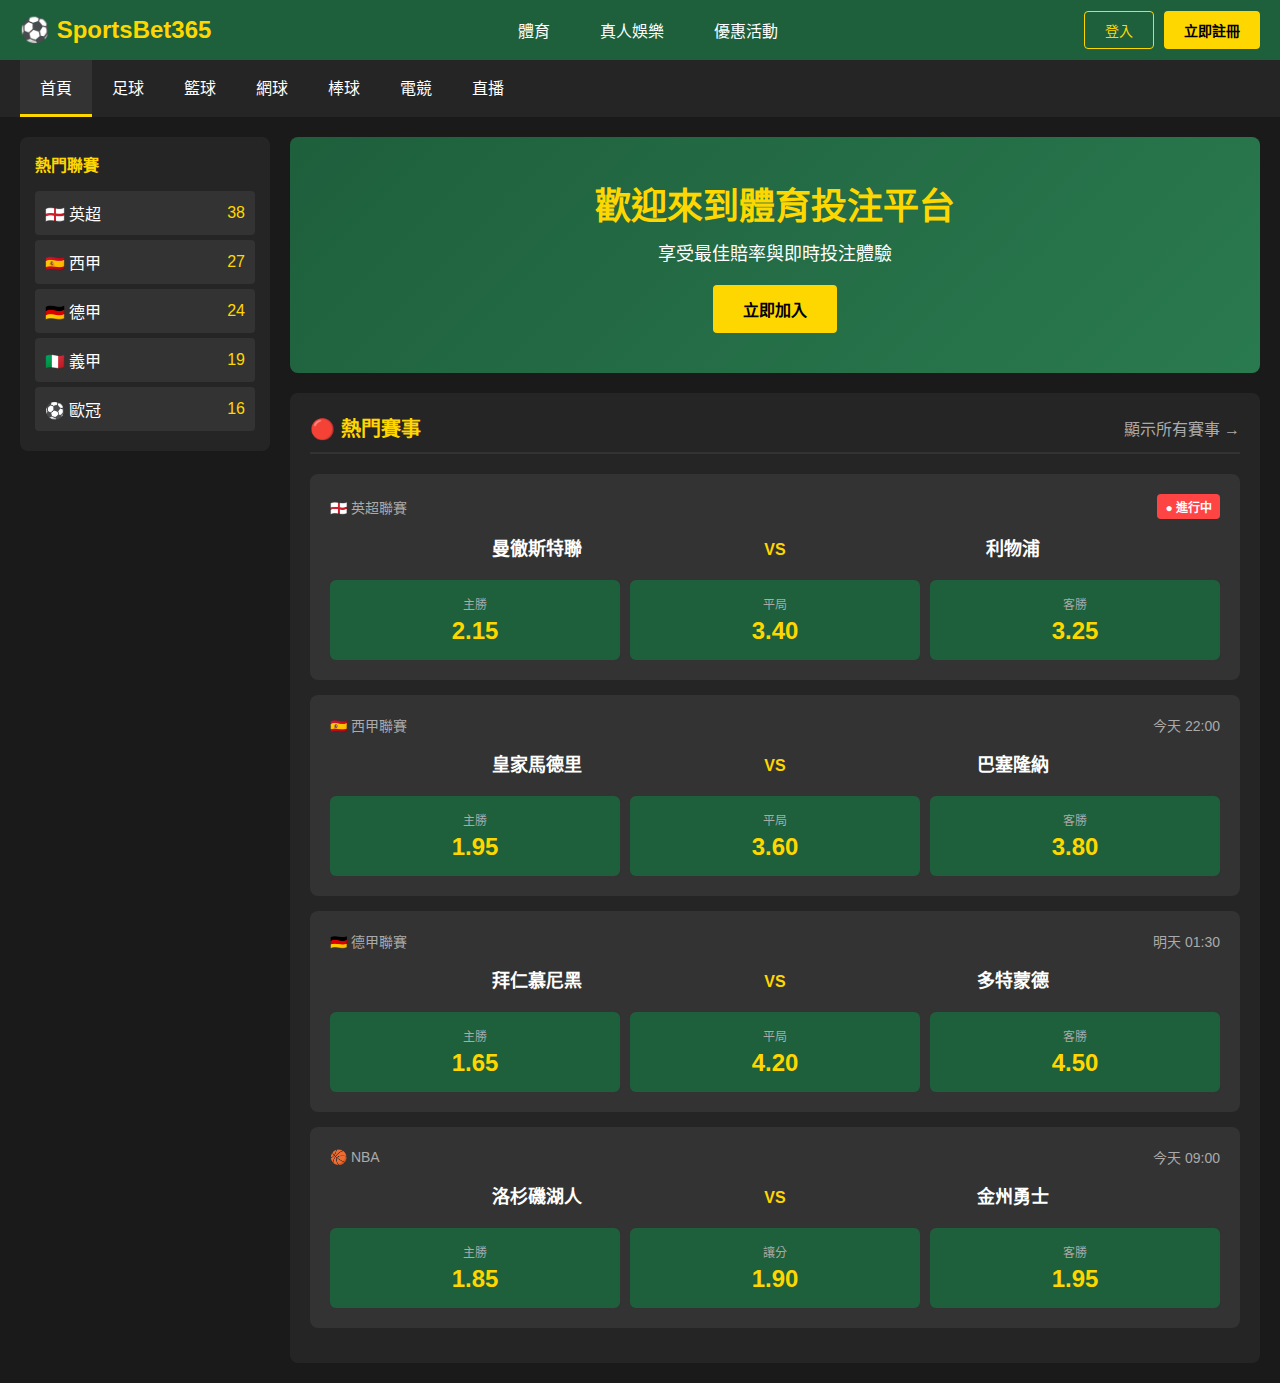
<file: bet365.html>
<!DOCTYPE html>
<html lang="zh-TW">
<head>
    <meta charset="UTF-8">
    <meta name="viewport" content="width=device-width, initial-scale=1.0">
    <title>體育投注平台</title>
    <style>
        * {
            margin: 0;
            padding: 0;
            box-sizing: border-box;
        }

        body {
            font-family: Arial, sans-serif;
            background-color: #1a1a1a;
            color: #fff;
        }

        .header {
            background-color: #1e5f3c;
            padding: 10px 20px;
            display: flex;
            align-items: center;
            justify-content: space-between;
        }

        .logo {
            font-size: 24px;
            font-weight: bold;
            color: #ffd700;
        }

        .header-nav {
            display: flex;
            gap: 20px;
        }

        .header-nav a {
            color: #fff;
            text-decoration: none;
            padding: 8px 15px;
            border-radius: 4px;
            transition: background 0.3s;
        }

        .header-nav a:hover {
            background-color: rgba(255,255,255,0.1);
        }

        .auth-buttons {
            display: flex;
            gap: 10px;
        }

        .btn {
            padding: 8px 20px;
            border: none;
            border-radius: 4px;
            cursor: pointer;
            font-size: 14px;
            transition: all 0.3s;
        }

        .btn-login {
            background-color: transparent;
            border: 1px solid #ffd700;
            color: #ffd700;
        }

        .btn-register {
            background-color: #ffd700;
            color: #000;
            font-weight: bold;
        }

        .btn:hover {
            transform: scale(1.05);
        }

        .main-nav {
            background-color: #252525;
            padding: 0 20px;
            display: flex;
            gap: 0;
            overflow-x: auto;
        }

        .main-nav a {
            color: #fff;
            text-decoration: none;
            padding: 15px 20px;
            white-space: nowrap;
            border-bottom: 3px solid transparent;
            transition: all 0.3s;
        }

        .main-nav a:hover, .main-nav a.active {
            background-color: #333;
            border-bottom-color: #ffd700;
        }

        .container {
            display: flex;
            max-width: 1400px;
            margin: 0 auto;
            padding: 20px;
            gap: 20px;
        }

        .sidebar {
            width: 250px;
            background-color: #252525;
            padding: 15px;
            border-radius: 8px;
            height: fit-content;
        }

        .sidebar h3 {
            color: #ffd700;
            margin-bottom: 15px;
            font-size: 16px;
        }

        .sidebar-item {
            padding: 10px;
            margin-bottom: 5px;
            background-color: #333;
            border-radius: 4px;
            cursor: pointer;
            transition: background 0.3s;
            display: flex;
            justify-content: space-between;
            align-items: center;
        }

        .sidebar-item:hover {
            background-color: #3a3a3a;
        }

        .main-content {
            flex: 1;
        }

        .banner {
            background: linear-gradient(135deg, #1e5f3c 0%, #2a7a4f 100%);
            padding: 40px;
            border-radius: 8px;
            margin-bottom: 20px;
            text-align: center;
        }

        .banner h1 {
            font-size: 36px;
            margin-bottom: 10px;
            color: #ffd700;
        }

        .banner p {
            font-size: 18px;
            margin-bottom: 20px;
        }

        .matches-section {
            background-color: #252525;
            border-radius: 8px;
            padding: 20px;
        }

        .section-header {
            display: flex;
            justify-content: space-between;
            align-items: center;
            margin-bottom: 20px;
            padding-bottom: 10px;
            border-bottom: 2px solid #333;
        }

        .section-header h2 {
            color: #ffd700;
            font-size: 20px;
        }

        .match-card {
            background-color: #333;
            border-radius: 8px;
            padding: 20px;
            margin-bottom: 15px;
            transition: all 0.3s;
        }

        .match-card:hover {
            background-color: #3a3a3a;
            transform: translateY(-2px);
        }

        .match-header {
            display: flex;
            justify-content: space-between;
            align-items: center;
            margin-bottom: 15px;
            color: #aaa;
            font-size: 14px;
        }

        .match-teams {
            display: flex;
            justify-content: space-between;
            align-items: center;
            margin-bottom: 15px;
        }

        .team {
            flex: 1;
            text-align: center;
        }

        .team-name {
            font-size: 18px;
            font-weight: bold;
            margin-bottom: 5px;
        }

        .vs {
            padding: 0 20px;
            color: #ffd700;
            font-weight: bold;
        }

        .odds-container {
            display: flex;
            gap: 10px;
            justify-content: space-around;
        }

        .odd-box {
            flex: 1;
            background-color: #1e5f3c;
            padding: 15px;
            border-radius: 6px;
            text-align: center;
            cursor: pointer;
            transition: all 0.3s;
        }

        .odd-box:hover {
            background-color: #2a7a4f;
            transform: scale(1.05);
        }

        .odd-label {
            font-size: 12px;
            color: #aaa;
            margin-bottom: 5px;
        }

        .odd-value {
            font-size: 24px;
            font-weight: bold;
            color: #ffd700;
        }

        .live-badge {
            background-color: #ff4444;
            color: #fff;
            padding: 4px 8px;
            border-radius: 4px;
            font-size: 12px;
            font-weight: bold;
        }

        @media (max-width: 768px) {
            .container {
                flex-direction: column;
            }
            
            .sidebar {
                width: 100%;
            }
            
            .match-teams {
                flex-direction: column;
                gap: 10px;
            }
            
            .vs {
                padding: 10px 0;
            }
        }
    </style>
</head>
<body>
    <div class="header">
        <div class="logo">⚽ SportsBet365</div>
        <div class="header-nav">
            <a href="#">體育</a>
            <a href="#">真人娛樂</a>
            <a href="#">優惠活動</a>
        </div>
        <div class="auth-buttons">
            <button class="btn btn-login">登入</button>
            <button class="btn btn-register">立即註冊</button>
        </div>
    </div>

    <div class="main-nav">
        <a href="#" class="active">首頁</a>
        <a href="#">足球</a>
        <a href="#">籃球</a>
        <a href="#">網球</a>
        <a href="#">棒球</a>
        <a href="#">電競</a>
        <a href="#">直播</a>
    </div>

    <div class="container">
        <div class="sidebar">
            <h3>熱門聯賽</h3>
            <div class="sidebar-item">
                <span>🏴󠁧󠁢󠁥󠁮󠁧󠁿 英超</span>
                <span style="color: #ffd700;">38</span>
            </div>
            <div class="sidebar-item">
                <span>🇪🇸 西甲</span>
                <span style="color: #ffd700;">27</span>
            </div>
            <div class="sidebar-item">
                <span>🇩🇪 德甲</span>
                <span style="color: #ffd700;">24</span>
            </div>
            <div class="sidebar-item">
                <span>🇮🇹 義甲</span>
                <span style="color: #ffd700;">19</span>
            </div>
            <div class="sidebar-item">
                <span>⚽ 歐冠</span>
                <span style="color: #ffd700;">16</span>
            </div>
        </div>

        <div class="main-content">
            <div class="banner">
                <h1>歡迎來到體育投注平台</h1>
                <p>享受最佳賠率與即時投注體驗</p>
                <button class="btn btn-register" style="padding: 12px 30px; font-size: 16px;">立即加入</button>
            </div>

            <div class="matches-section">
                <div class="section-header">
                    <h2>🔴 熱門賽事</h2>
                    <span style="color: #aaa;">顯示所有賽事 →</span>
                </div>

                <div class="match-card">
                    <div class="match-header">
                        <span>🏴󠁧󠁢󠁥󠁮󠁧󠁿 英超聯賽</span>
                        <span class="live-badge">● 進行中</span>
                    </div>
                    <div class="match-teams">
                        <div class="team">
                            <div class="team-name">曼徹斯特聯</div>
                        </div>
                        <div class="vs">VS</div>
                        <div class="team">
                            <div class="team-name">利物浦</div>
                        </div>
                    </div>
                    <div class="odds-container">
                        <div class="odd-box">
                            <div class="odd-label">主勝</div>
                            <div class="odd-value">2.15</div>
                        </div>
                        <div class="odd-box">
                            <div class="odd-label">平局</div>
                            <div class="odd-value">3.40</div>
                        </div>
                        <div class="odd-box">
                            <div class="odd-label">客勝</div>
                            <div class="odd-value">3.25</div>
                        </div>
                    </div>
                </div>

                <div class="match-card">
                    <div class="match-header">
                        <span>🇪🇸 西甲聯賽</span>
                        <span>今天 22:00</span>
                    </div>
                    <div class="match-teams">
                        <div class="team">
                            <div class="team-name">皇家馬德里</div>
                        </div>
                        <div class="vs">VS</div>
                        <div class="team">
                            <div class="team-name">巴塞隆納</div>
                        </div>
                    </div>
                    <div class="odds-container">
                        <div class="odd-box">
                            <div class="odd-label">主勝</div>
                            <div class="odd-value">1.95</div>
                        </div>
                        <div class="odd-box">
                            <div class="odd-label">平局</div>
                            <div class="odd-value">3.60</div>
                        </div>
                        <div class="odd-box">
                            <div class="odd-label">客勝</div>
                            <div class="odd-value">3.80</div>
                        </div>
                    </div>
                </div>

                <div class="match-card">
                    <div class="match-header">
                        <span>🇩🇪 德甲聯賽</span>
                        <span>明天 01:30</span>
                    </div>
                    <div class="match-teams">
                        <div class="team">
                            <div class="team-name">拜仁慕尼黑</div>
                        </div>
                        <div class="vs">VS</div>
                        <div class="team">
                            <div class="team-name">多特蒙德</div>
                        </div>
                    </div>
                    <div class="odds-container">
                        <div class="odd-box">
                            <div class="odd-label">主勝</div>
                            <div class="odd-value">1.65</div>
                        </div>
                        <div class="odd-box">
                            <div class="odd-label">平局</div>
                            <div class="odd-value">4.20</div>
                        </div>
                        <div class="odd-box">
                            <div class="odd-label">客勝</div>
                            <div class="odd-value">4.50</div>
                        </div>
                    </div>
                </div>

                <div class="match-card">
                    <div class="match-header">
                        <span>🏀 NBA</span>
                        <span>今天 09:00</span>
                    </div>
                    <div class="match-teams">
                        <div class="team">
                            <div class="team-name">洛杉磯湖人</div>
                        </div>
                        <div class="vs">VS</div>
                        <div class="team">
                            <div class="team-name">金州勇士</div>
                        </div>
                    </div>
                    <div class="odds-container">
                        <div class="odd-box">
                            <div class="odd-label">主勝</div>
                            <div class="odd-value">1.85</div>
                        </div>
                        <div class="odd-box">
                            <div class="odd-label">讓分</div>
                            <div class="odd-value">1.90</div>
                        </div>
                        <div class="odd-box">
                            <div class="odd-label">客勝</div>
                            <div class="odd-value">1.95</div>
                        </div>
                    </div>
                </div>
            </div>
        </div>
    </div>

    <script>
        document.querySelectorAll('.odd-box').forEach(box => {
            box.addEventListener('click', function() {
                this.style.backgroundColor = '#ffd700';
                this.style.color = '#000';
                setTimeout(() => {
                    this.style.backgroundColor = '#1e5f3c';
                    this.style.color = '#fff';
                }, 300);
            });
        });
    </script>
</body>
</html>
</file>
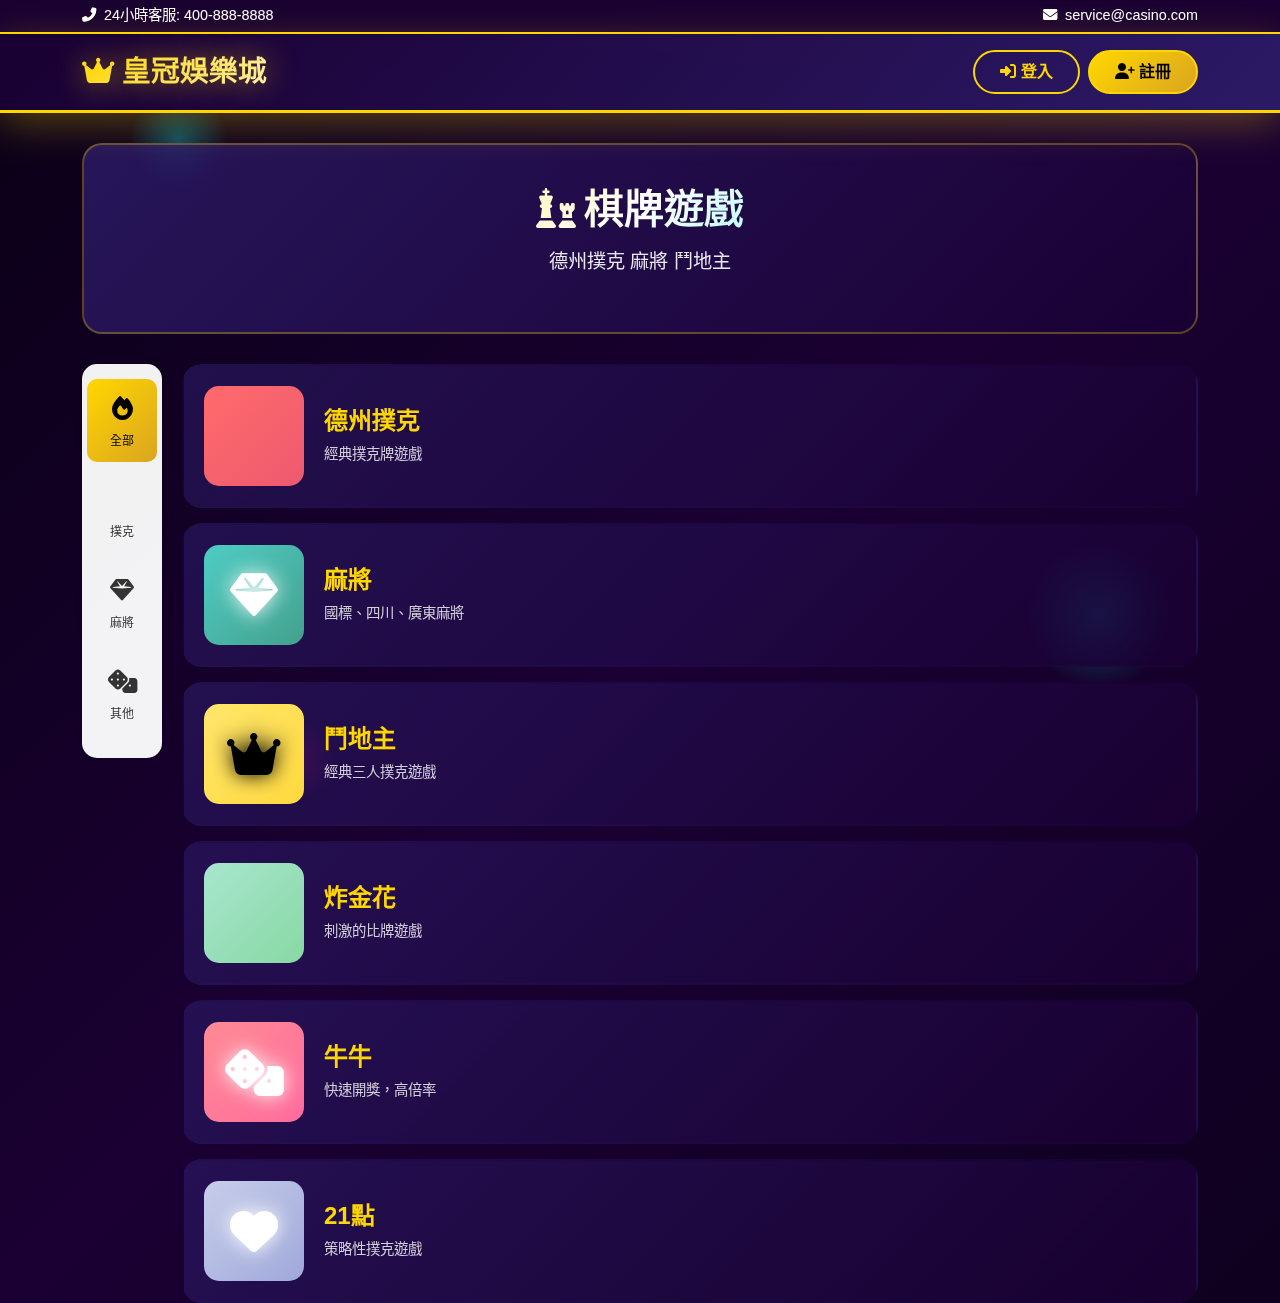
<file: chess.html>
<!DOCTYPE html>
<html lang="zh-TW">
<head>
    <meta charset="UTF-8">
    <meta name="viewport" content="width=device-width, initial-scale=1.0">
    <title>棋牌遊戲 - 皇冠娛樂城</title>
    <link href="https://cdn.jsdelivr.net/npm/bootstrap@5.3.0/dist/css/bootstrap.min.css" rel="stylesheet">
    <link rel="stylesheet" href="https://cdnjs.cloudflare.com/ajax/libs/font-awesome/6.4.0/css/all.min.css">
    <link rel="stylesheet" href="common.css">
    <style>
        /* 主容器佈局 */
        .page-container {
            display: flex;
            gap: 20px;
            margin-top: 20px;
        }

        /* 左側垂直導航欄 */
        .left-sidebar {
            width: 80px;
            background: rgba(255, 255, 255, 0.95);
            border-radius: 15px;
            padding: 15px 5px;
            position: sticky;
            top: 100px;
            height: fit-content;
            max-height: calc(100vh - 120px);
            overflow-y: auto;
            z-index: 100;
            box-shadow: 2px 0 10px rgba(0, 0, 0, 0.1);
        }

        .sidebar-item {
            display: flex;
            flex-direction: column;
            align-items: center;
            padding: 12px 5px;
            margin-bottom: 8px;
            border-radius: 10px;
            cursor: pointer;
            transition: all 0.3s;
            color: #333;
            text-decoration: none;
        }

        .sidebar-item.active {
            background: linear-gradient(135deg, var(--gold), var(--dark-gold));
            color: #000;
        }

        .sidebar-item:not(.active):hover {
            background: rgba(255, 215, 0, 0.2);
        }

        .sidebar-icon {
            font-size: 1.5rem;
            margin-bottom: 5px;
        }

        .sidebar-text {
            font-size: 0.75rem;
            font-weight: 500;
        }

        /* 主內容區域 */
        .main-content {
            flex: 1;
            min-width: 0;
        }

        /* 遊戲列表 - 三行顯示（垂直排列） */
        .game-list { 
            display: grid; 
            grid-template-columns: 1fr; 
            gap: 15px; 
            margin: 0; 
        }

        .game-item { 
            background: linear-gradient(135deg, rgba(45, 27, 105, 0.6), rgba(26, 0, 51, 0.8)); 
            border-radius: 20px; 
            padding: 20px; 
            text-align: left;
            display: flex;
            align-items: center;
            gap: 20px;
            border: 2px solid transparent; 
            transition: all 0.4s; 
            cursor: pointer; 
            position: relative; 
        }

        .game-item:hover { 
            transform: translateY(-5px); 
            border-color: var(--gold); 
            box-shadow: 0 20px 60px rgba(255, 215, 0, 0.4); 
        }

        .game-item-icon-wrapper {
            flex-shrink: 0;
            width: 100px;
            height: 100px;
            display: flex;
            align-items: center;
            justify-content: center;
            background: rgba(255, 255, 255, 0.1);
            border-radius: 15px;
        }

        .game-item-icon {
            font-size: 3rem;
            filter: drop-shadow(0 0 10px currentColor);
        }

        .game-item-content {
            flex: 1;
        }

        .game-item-title { 
            font-size: 1.5rem; 
            font-weight: bold; 
            margin-bottom: 8px; 
            color: var(--gold); 
        }

        .game-item-desc { 
            font-size: 0.9rem; 
            opacity: 0.8; 
            margin: 0;
        }

        .page-header { 
            background: linear-gradient(135deg, rgba(45, 27, 105, 0.8), rgba(26, 0, 51, 0.9)); 
            border-radius: 20px; 
            padding: 40px; 
            margin: 30px 0; 
            text-align: center; 
            border: 2px solid rgba(255, 215, 0, 0.3); 
        }

        .page-title { 
            font-size: 2.5rem; 
            font-weight: bold; 
            background: linear-gradient(135deg, var(--gold), #fff, var(--neon-blue)); 
            -webkit-background-clip: text; 
            background-clip: text; 
            -webkit-text-fill-color: transparent; 
            margin-bottom: 15px; 
        }

        .page-subtitle { 
            font-size: 1.2rem; 
            opacity: 0.9; 
        }

        /* 手機版樣式 */
        @media (max-width: 768px) {
            .page-container {
                flex-direction: row;
                gap: 10px;
            }

            .left-sidebar {
                width: 70px;
                padding: 10px 4px;
                border-radius: 0 12px 12px 0;
                top: 60px;
                max-height: calc(100vh - 80px);
            }

            .sidebar-icon {
                font-size: 1.3rem;
                margin-bottom: 3px;
            }

            .sidebar-text {
                font-size: 0.7rem;
            }

            .game-list {
                grid-template-columns: 1fr;
                gap: 12px;
            }

            .game-item {
                padding: 15px;
                border-radius: 15px;
                display: flex;
                align-items: center;
                gap: 15px;
            }

            .game-item-icon-wrapper {
                width: 60px;
                height: 60px;
            }

            .game-item-icon {
                font-size: 2rem;
            }

            .game-item-title {
                font-size: 1rem;
                margin-bottom: 5px;
            }

            .game-item-desc {
                font-size: 0.75rem;
            }
        }
    </style>
</head>
<body>
    <div class="bg-animation"><span></span><span></span><span></span></div>
    <div class="top-bar"><div class="container"><div class="d-flex justify-content-between align-items-center"><div><i class="fas fa-phone-alt me-2"></i>24小時客服: 400-888-8888</div><div><i class="fas fa-envelope me-2"></i>service@casino.com</div></div></div></div>
    <header class="main-header py-3"><div class="container"><div class="row align-items-center"><div class="col-md-3"><div class="logo" onclick="window.location.href='index.html'" style="cursor: pointer;"><i class="fas fa-crown"></i> 皇冠娛樂城</div></div><div class="col-md-6 text-center"><div id="balanceSection" style="display: none;"><div class="balance-display"><i class="fas fa-wallet me-2"></i>餘額: <span id="userBalance">0</span> 元</div></div></div><div class="col-md-3 text-end"><div id="authButtons"><button class="btn btn-login me-2" onclick="showLogin()"><i class="fas fa-sign-in-alt"></i> 登入</button><button class="btn btn-register" onclick="showRegister()"><i class="fas fa-user-plus"></i> 註冊</button></div><div id="userMenu" style="display: none;"><div class="dropdown"><button class="btn btn-login dropdown-toggle" data-bs-toggle="dropdown"><i class="fas fa-user-circle"></i> <span id="username"></span></button><ul class="dropdown-menu dropdown-menu-end"><li><a class="dropdown-item" href="#" onclick="showDeposit()"><i class="fas fa-plus-circle"></i> 充值</a></li><li><a class="dropdown-item" href="#" onclick="showWithdraw()"><i class="fas fa-minus-circle"></i> 提款</a></li><li><hr class="dropdown-divider"></li><li><a class="dropdown-item" href="#" onclick="logout()"><i class="fas fa-sign-out-alt"></i> 登出</a></li></ul></div></div></div></div></div></header>
    <div class="container">
        <div class="page-header">
            <h1 class="page-title"><i class="fas fa-chess me-2"></i>棋牌遊戲</h1>
            <p class="page-subtitle">德州撲克 麻將 鬥地主</p>
        </div>
        <div class="page-container">
            <!-- 左側垂直導航欄 -->
            <div class="left-sidebar">
                <div class="sidebar-item active" onclick="filterGames('all', this)">
                    <div class="sidebar-icon"><i class="fas fa-fire"></i></div>
                    <div class="sidebar-text">全部</div>
                </div>
                <div class="sidebar-item" onclick="filterGames('poker', this)">
                    <div class="sidebar-icon"><i class="fas fa-poker-chip"></i></div>
                    <div class="sidebar-text">撲克</div>
                </div>
                <div class="sidebar-item" onclick="filterGames('mahjong', this)">
                    <div class="sidebar-icon"><i class="fas fa-gem"></i></div>
                    <div class="sidebar-text">麻將</div>
                </div>
                <div class="sidebar-item" onclick="filterGames('other', this)">
                    <div class="sidebar-icon"><i class="fas fa-dice"></i></div>
                    <div class="sidebar-text">其他</div>
                </div>
            </div>

            <!-- 主內容區域 -->
            <div class="main-content">
                <div class="game-list">
                    <div class="game-item" data-chess-type="poker" onclick="playGame('德州撲克')">
                        <div class="game-item-icon-wrapper" style="background: linear-gradient(135deg, #ff6b6b, #ee5a6f);">
                            <i class="fas fa-poker-chip game-item-icon" style="color: #fff;"></i>
                        </div>
                        <div class="game-item-content">
                            <h3 class="game-item-title">德州撲克</h3>
                            <p class="game-item-desc">經典撲克牌遊戲</p>
                        </div>
                    </div>
                    <div class="game-item" data-chess-type="mahjong" onclick="playGame('麻將')">
                        <div class="game-item-icon-wrapper" style="background: linear-gradient(135deg, #4ecdc4, #44a08d);">
                            <i class="fas fa-gem game-item-icon" style="color: #fff;"></i>
                        </div>
                        <div class="game-item-content">
                            <h3 class="game-item-title">麻將</h3>
                            <p class="game-item-desc">國標、四川、廣東麻將</p>
                        </div>
                    </div>
                    <div class="game-item" data-chess-type="other" onclick="playGame('鬥地主')">
                        <div class="game-item-icon-wrapper" style="background: linear-gradient(135deg, #ffe66d, #ffd93d);">
                            <i class="fas fa-crown game-item-icon" style="color: #000;"></i>
                        </div>
                        <div class="game-item-content">
                            <h3 class="game-item-title">鬥地主</h3>
                            <p class="game-item-desc">經典三人撲克遊戲</p>
                        </div>
                    </div>
                    <div class="game-item" data-chess-type="poker" onclick="playGame('炸金花')">
                        <div class="game-item-icon-wrapper" style="background: linear-gradient(135deg, #a8e6cf, #88d8a3);">
                            <i class="fas fa-spade game-item-icon" style="color: #000;"></i>
                        </div>
                        <div class="game-item-content">
                            <h3 class="game-item-title">炸金花</h3>
                            <p class="game-item-desc">刺激的比牌遊戲</p>
                        </div>
                    </div>
                    <div class="game-item" data-chess-type="other" onclick="playGame('牛牛')">
                        <div class="game-item-icon-wrapper" style="background: linear-gradient(135deg, #ff8b94, #ff6b9d);">
                            <i class="fas fa-dice game-item-icon" style="color: #fff;"></i>
                        </div>
                        <div class="game-item-content">
                            <h3 class="game-item-title">牛牛</h3>
                            <p class="game-item-desc">快速開獎，高倍率</p>
                        </div>
                    </div>
                    <div class="game-item" data-chess-type="poker" onclick="playGame('21點')">
                        <div class="game-item-icon-wrapper" style="background: linear-gradient(135deg, #c7ceea, #9fa8da);">
                            <i class="fas fa-heart game-item-icon" style="color: #fff;"></i>
                        </div>
                        <div class="game-item-content">
                            <h3 class="game-item-title">21點</h3>
                            <p class="game-item-desc">策略性撲克遊戲</p>
                        </div>
                    </div>
                </div>
            </div>
        </div>
    </div>
    <script src="https://cdn.jsdelivr.net/npm/bootstrap@5.3.0/dist/js/bootstrap.bundle.min.js"></script>
    <script src="common.js"></script>
    <script>
        function playGame(gameName) { 
            if (!currentUser) { 
                alert('請先登入'); 
                showLogin(); 
                return; 
            } 
            alert(`即將進入 ${gameName} 遊戲...`); 
        }

        function filterGames(type, element) {
            document.querySelectorAll('.sidebar-item').forEach(item => {
                item.classList.remove('active');
            });
            if (element) {
                element.closest('.sidebar-item').classList.add('active');
            }
            
            const gameItems = document.querySelectorAll('.game-item');
            gameItems.forEach(item => {
                const itemType = item.getAttribute('data-chess-type');
                if (type === 'all') {
                    item.style.display = 'flex';
                } else {
                    item.style.display = itemType === type ? 'flex' : 'none';
                }
            });
        }
    </script>
</body>
</html>
</file>
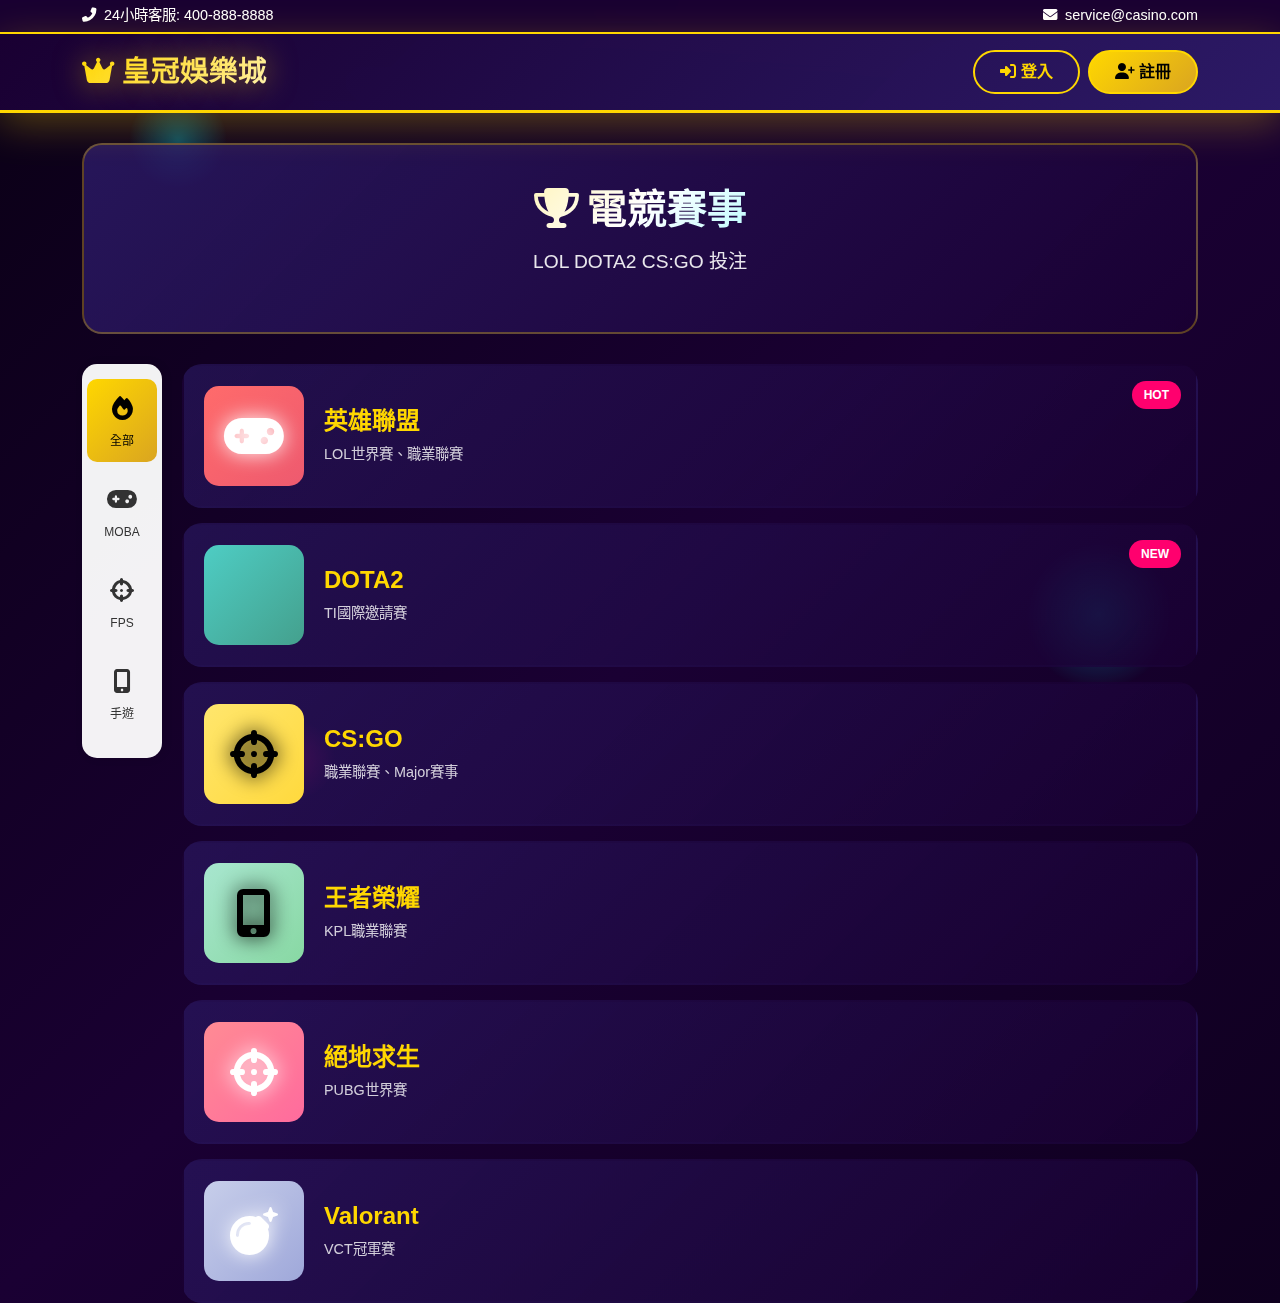
<file: esports.html>
<!DOCTYPE html>
<html lang="zh-TW">
<head>
    <meta charset="UTF-8">
    <meta name="viewport" content="width=device-width, initial-scale=1.0">
    <title>電競賽事 - 皇冠娛樂城</title>
    <link href="https://cdn.jsdelivr.net/npm/bootstrap@5.3.0/dist/css/bootstrap.min.css" rel="stylesheet">
    <link rel="stylesheet" href="https://cdnjs.cloudflare.com/ajax/libs/font-awesome/6.4.0/css/all.min.css">
    <link rel="stylesheet" href="common.css">
    <style>
        /* 主容器佈局 */
        .page-container {
            display: flex;
            gap: 20px;
            margin-top: 20px;
        }

        /* 左側垂直導航欄 */
        .left-sidebar {
            width: 80px;
            background: rgba(255, 255, 255, 0.95);
            border-radius: 15px;
            padding: 15px 5px;
            position: sticky;
            top: 100px;
            height: fit-content;
            max-height: calc(100vh - 120px);
            overflow-y: auto;
            z-index: 100;
            box-shadow: 2px 0 10px rgba(0, 0, 0, 0.1);
        }

        .sidebar-item {
            display: flex;
            flex-direction: column;
            align-items: center;
            padding: 12px 5px;
            margin-bottom: 8px;
            border-radius: 10px;
            cursor: pointer;
            transition: all 0.3s;
            color: #333;
            text-decoration: none;
        }

        .sidebar-item.active {
            background: linear-gradient(135deg, var(--gold), var(--dark-gold));
            color: #000;
        }

        .sidebar-item:not(.active):hover {
            background: rgba(255, 215, 0, 0.2);
        }

        .sidebar-icon {
            font-size: 1.5rem;
            margin-bottom: 5px;
        }

        .sidebar-text {
            font-size: 0.75rem;
            font-weight: 500;
        }

        /* 主內容區域 */
        .main-content {
            flex: 1;
            min-width: 0;
        }

        /* 遊戲列表 - 三行顯示（垂直排列） */
        .game-list { 
            display: grid; 
            grid-template-columns: 1fr; 
            gap: 15px; 
            margin: 0; 
        }

        .game-item { 
            background: linear-gradient(135deg, rgba(45, 27, 105, 0.6), rgba(26, 0, 51, 0.8)); 
            border-radius: 20px; 
            padding: 20px; 
            text-align: left;
            display: flex;
            align-items: center;
            gap: 20px;
            border: 2px solid transparent; 
            transition: all 0.4s; 
            cursor: pointer; 
            position: relative; 
        }

        .game-item:hover { 
            transform: translateY(-5px); 
            border-color: var(--gold); 
            box-shadow: 0 20px 60px rgba(255, 215, 0, 0.4); 
        }

        .game-item-icon-wrapper {
            flex-shrink: 0;
            width: 100px;
            height: 100px;
            display: flex;
            align-items: center;
            justify-content: center;
            background: rgba(255, 255, 255, 0.1);
            border-radius: 15px;
        }

        .game-item-icon {
            font-size: 3rem;
            filter: drop-shadow(0 0 10px currentColor);
        }

        .game-item-content {
            flex: 1;
        }

        .game-item-title { 
            font-size: 1.5rem; 
            font-weight: bold; 
            margin-bottom: 8px; 
            color: var(--gold); 
        }

        .game-item-desc { 
            font-size: 0.9rem; 
            opacity: 0.8; 
            margin: 0;
        }

        .game-item-badge { 
            position: absolute; 
            top: 15px; 
            right: 15px; 
            background: var(--neon-pink); 
            color: #fff; 
            padding: 5px 12px; 
            border-radius: 15px; 
            font-size: 0.75rem; 
            font-weight: bold; 
        }

        .page-header { 
            background: linear-gradient(135deg, rgba(45, 27, 105, 0.8), rgba(26, 0, 51, 0.9)); 
            border-radius: 20px; 
            padding: 40px; 
            margin: 30px 0; 
            text-align: center; 
            border: 2px solid rgba(255, 215, 0, 0.3); 
        }

        .page-title { 
            font-size: 2.5rem; 
            font-weight: bold; 
            background: linear-gradient(135deg, var(--gold), #fff, var(--neon-blue)); 
            -webkit-background-clip: text; 
            background-clip: text; 
            -webkit-text-fill-color: transparent; 
            margin-bottom: 15px; 
        }

        .page-subtitle { 
            font-size: 1.2rem; 
            opacity: 0.9; 
        }

        /* 手機版樣式 */
        @media (max-width: 768px) {
            .page-container {
                flex-direction: row;
                gap: 10px;
            }

            .left-sidebar {
                width: 70px;
                padding: 10px 4px;
                border-radius: 0 12px 12px 0;
                top: 60px;
                max-height: calc(100vh - 80px);
            }

            .sidebar-icon {
                font-size: 1.3rem;
                margin-bottom: 3px;
            }

            .sidebar-text {
                font-size: 0.7rem;
            }

            .game-list {
                grid-template-columns: 1fr;
                gap: 12px;
            }

            .game-item {
                padding: 15px;
                border-radius: 15px;
                display: flex;
                align-items: center;
                gap: 15px;
            }

            .game-item-icon-wrapper {
                width: 60px;
                height: 60px;
            }

            .game-item-icon {
                font-size: 2rem;
            }

            .game-item-title {
                font-size: 1rem;
                margin-bottom: 5px;
            }

            .game-item-desc {
                font-size: 0.75rem;
            }
        }
    </style>
</head>
<body>
    <div class="bg-animation"><span></span><span></span><span></span></div>
    <div class="top-bar"><div class="container"><div class="d-flex justify-content-between align-items-center"><div><i class="fas fa-phone-alt me-2"></i>24小時客服: 400-888-8888</div><div><i class="fas fa-envelope me-2"></i>service@casino.com</div></div></div></div>
    <header class="main-header py-3"><div class="container"><div class="row align-items-center"><div class="col-md-3"><div class="logo" onclick="window.location.href='index.html'" style="cursor: pointer;"><i class="fas fa-crown"></i> 皇冠娛樂城</div></div><div class="col-md-6 text-center"><div id="balanceSection" style="display: none;"><div class="balance-display"><i class="fas fa-wallet me-2"></i>餘額: <span id="userBalance">0</span> 元</div></div></div><div class="col-md-3 text-end"><div id="authButtons"><button class="btn btn-login me-2" onclick="showLogin()"><i class="fas fa-sign-in-alt"></i> 登入</button><button class="btn btn-register" onclick="showRegister()"><i class="fas fa-user-plus"></i> 註冊</button></div><div id="userMenu" style="display: none;"><div class="dropdown"><button class="btn btn-login dropdown-toggle" data-bs-toggle="dropdown"><i class="fas fa-user-circle"></i> <span id="username"></span></button><ul class="dropdown-menu dropdown-menu-end"><li><a class="dropdown-item" href="#" onclick="showDeposit()"><i class="fas fa-plus-circle"></i> 充值</a></li><li><a class="dropdown-item" href="#" onclick="showWithdraw()"><i class="fas fa-minus-circle"></i> 提款</a></li><li><hr class="dropdown-divider"></li><li><a class="dropdown-item" href="#" onclick="logout()"><i class="fas fa-sign-out-alt"></i> 登出</a></li></ul></div></div></div></div></div></header>
    <div class="container">
        <div class="page-header">
            <h1 class="page-title"><i class="fas fa-trophy me-2"></i>電競賽事</h1>
            <p class="page-subtitle">LOL DOTA2 CS:GO 投注</p>
        </div>
        <div class="page-container">
            <!-- 左側垂直導航欄 -->
            <div class="left-sidebar">
                <div class="sidebar-item active" onclick="filterGames('all', this)">
                    <div class="sidebar-icon"><i class="fas fa-fire"></i></div>
                    <div class="sidebar-text">全部</div>
                </div>
                <div class="sidebar-item" onclick="filterGames('moba', this)">
                    <div class="sidebar-icon"><i class="fas fa-gamepad"></i></div>
                    <div class="sidebar-text">MOBA</div>
                </div>
                <div class="sidebar-item" onclick="filterGames('fps', this)">
                    <div class="sidebar-icon"><i class="fas fa-crosshairs"></i></div>
                    <div class="sidebar-text">FPS</div>
                </div>
                <div class="sidebar-item" onclick="filterGames('mobile', this)">
                    <div class="sidebar-icon"><i class="fas fa-mobile-alt"></i></div>
                    <div class="sidebar-text">手遊</div>
                </div>
            </div>

            <!-- 主內容區域 -->
            <div class="main-content">
                <div class="game-list">
                    <div class="game-item" data-esports-type="moba" onclick="playGame('英雄聯盟')">
                        <span class="game-item-badge">HOT</span>
                        <div class="game-item-icon-wrapper" style="background: linear-gradient(135deg, #ff6b6b, #ee5a6f);">
                            <i class="fas fa-gamepad game-item-icon" style="color: #fff;"></i>
                        </div>
                        <div class="game-item-content">
                            <h3 class="game-item-title">英雄聯盟</h3>
                            <p class="game-item-desc">LOL世界賽、職業聯賽</p>
                        </div>
                    </div>
                    <div class="game-item" data-esports-type="moba" onclick="playGame('DOTA2')">
                        <span class="game-item-badge">NEW</span>
                        <div class="game-item-icon-wrapper" style="background: linear-gradient(135deg, #4ecdc4, #44a08d);">
                            <i class="fas fa-sword game-item-icon" style="color: #fff;"></i>
                        </div>
                        <div class="game-item-content">
                            <h3 class="game-item-title">DOTA2</h3>
                            <p class="game-item-desc">TI國際邀請賽</p>
                        </div>
                    </div>
                    <div class="game-item" data-esports-type="fps" onclick="playGame('CS:GO')">
                        <div class="game-item-icon-wrapper" style="background: linear-gradient(135deg, #ffe66d, #ffd93d);">
                            <i class="fas fa-crosshairs game-item-icon" style="color: #000;"></i>
                        </div>
                        <div class="game-item-content">
                            <h3 class="game-item-title">CS:GO</h3>
                            <p class="game-item-desc">職業聯賽、Major賽事</p>
                        </div>
                    </div>
                    <div class="game-item" data-esports-type="mobile" onclick="playGame('王者榮耀')">
                        <div class="game-item-icon-wrapper" style="background: linear-gradient(135deg, #a8e6cf, #88d8a3);">
                            <i class="fas fa-mobile-alt game-item-icon" style="color: #000;"></i>
                        </div>
                        <div class="game-item-content">
                            <h3 class="game-item-title">王者榮耀</h3>
                            <p class="game-item-desc">KPL職業聯賽</p>
                        </div>
                    </div>
                    <div class="game-item" data-esports-type="fps" onclick="playGame('絕地求生')">
                        <div class="game-item-icon-wrapper" style="background: linear-gradient(135deg, #ff8b94, #ff6b9d);">
                            <i class="fas fa-crosshairs game-item-icon" style="color: #fff;"></i>
                        </div>
                        <div class="game-item-content">
                            <h3 class="game-item-title">絕地求生</h3>
                            <p class="game-item-desc">PUBG世界賽</p>
                        </div>
                    </div>
                    <div class="game-item" data-esports-type="fps" onclick="playGame('Valorant')">
                        <div class="game-item-icon-wrapper" style="background: linear-gradient(135deg, #c7ceea, #9fa8da);">
                            <i class="fas fa-bomb game-item-icon" style="color: #fff;"></i>
                        </div>
                        <div class="game-item-content">
                            <h3 class="game-item-title">Valorant</h3>
                            <p class="game-item-desc">VCT冠軍賽</p>
                        </div>
                    </div>
                </div>
            </div>
        </div>
    </div>
    <script src="https://cdn.jsdelivr.net/npm/bootstrap@5.3.0/dist/js/bootstrap.bundle.min.js"></script>
    <script src="common.js"></script>
    <script>
        function playGame(gameName) { 
            if (!currentUser) { 
                alert('請先登入'); 
                showLogin(); 
                return; 
            } 
            alert(`即將進入 ${gameName} 投注頁面...`); 
        }

        function filterGames(type, element) {
            document.querySelectorAll('.sidebar-item').forEach(item => {
                item.classList.remove('active');
            });
            if (element) {
                element.closest('.sidebar-item').classList.add('active');
            }
            
            const gameItems = document.querySelectorAll('.game-item');
            gameItems.forEach(item => {
                const itemType = item.getAttribute('data-esports-type');
                if (type === 'all') {
                    item.style.display = 'flex';
                } else {
                    item.style.display = itemType === type ? 'flex' : 'none';
                }
            });
        }
    </script>
</body>
</html>
</file>
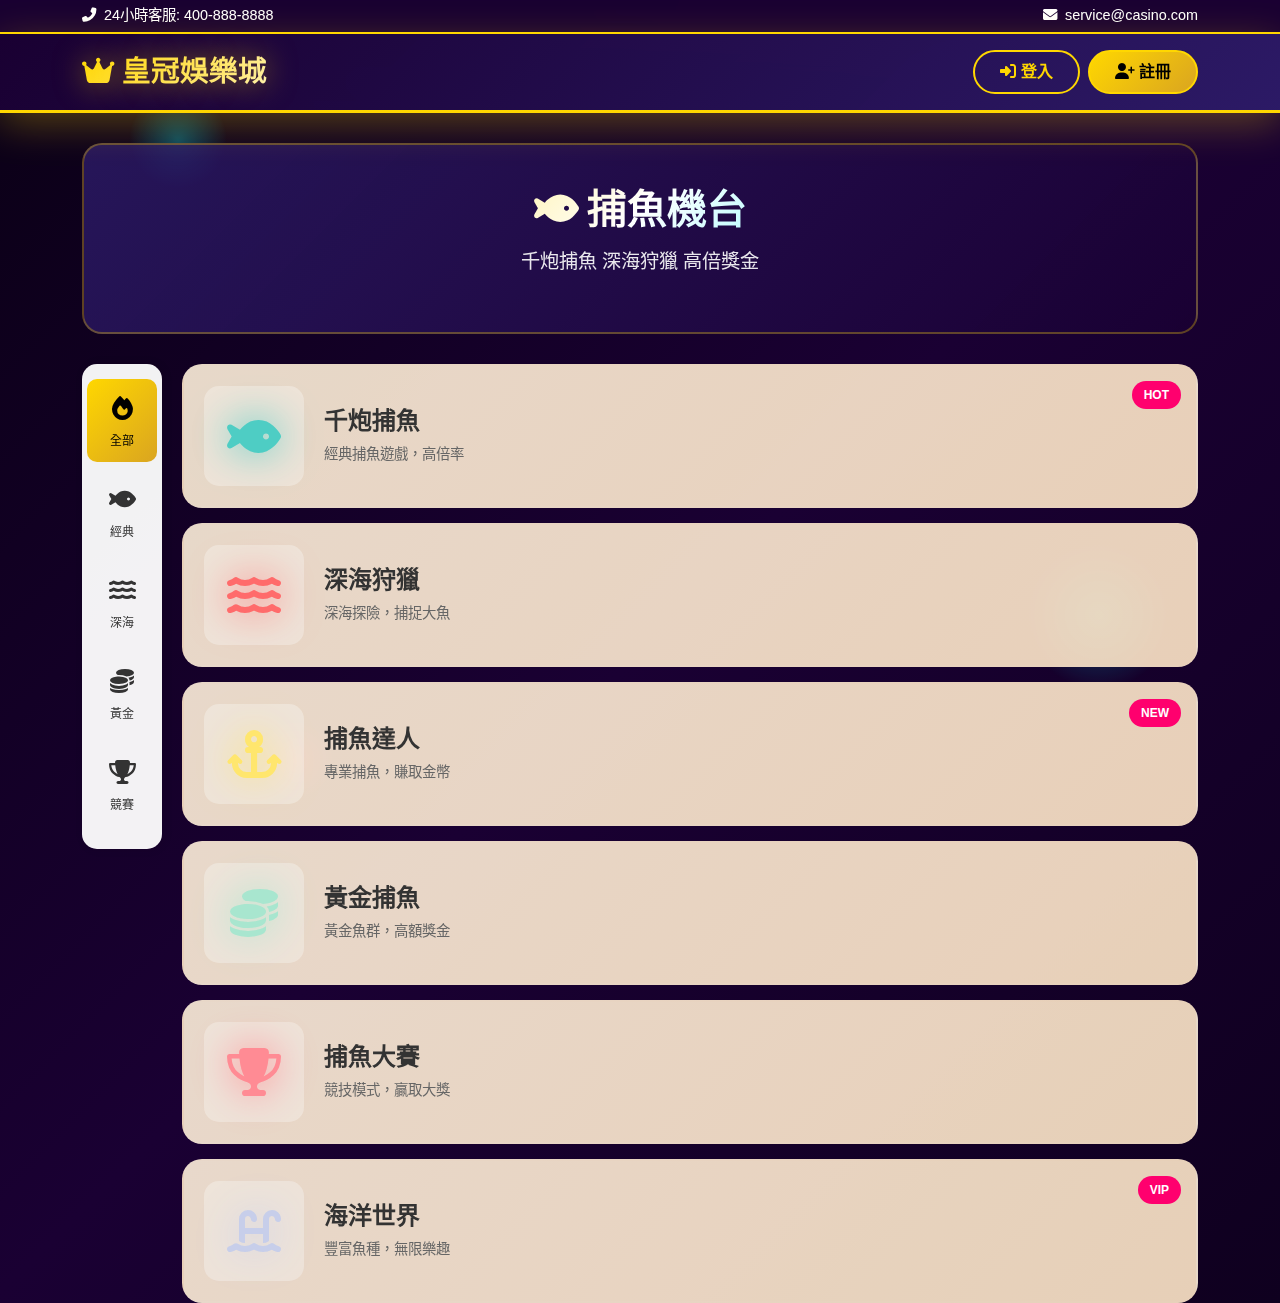
<file: fishing.html>
<!DOCTYPE html>
<html lang="zh-TW">
<head>
    <meta charset="UTF-8">
    <meta name="viewport" content="width=device-width, initial-scale=1.0">
    <title>捕魚機台 - 皇冠娛樂城</title>
    <link href="https://cdn.jsdelivr.net/npm/bootstrap@5.3.0/dist/css/bootstrap.min.css" rel="stylesheet">
    <link rel="stylesheet" href="https://cdnjs.cloudflare.com/ajax/libs/font-awesome/6.4.0/css/all.min.css">
    <link rel="stylesheet" href="common.css">
    <style>
        /* 主容器佈局 */
        .page-container {
            display: flex;
            gap: 20px;
            margin-top: 20px;
        }

        /* 左側垂直導航欄 */
        .left-sidebar {
            width: 80px;
            background: rgba(255, 255, 255, 0.95);
            border-radius: 15px;
            padding: 15px 5px;
            position: sticky;
            top: 100px;
            height: fit-content;
            max-height: calc(100vh - 120px);
            overflow-y: auto;
            z-index: 100;
            box-shadow: 2px 0 10px rgba(0, 0, 0, 0.1);
        }

        .sidebar-item {
            display: flex;
            flex-direction: column;
            align-items: center;
            padding: 12px 5px;
            margin-bottom: 8px;
            border-radius: 10px;
            cursor: pointer;
            transition: all 0.3s;
            color: #333;
            text-decoration: none;
        }

        .sidebar-item.active {
            background: linear-gradient(135deg, var(--gold), var(--dark-gold));
            color: #000;
        }

        .sidebar-item:not(.active):hover {
            background: rgba(255, 215, 0, 0.2);
        }

        .sidebar-icon {
            font-size: 1.5rem;
            margin-bottom: 5px;
        }

        .sidebar-text {
            font-size: 0.75rem;
            font-weight: 500;
        }

        /* 主內容區域 */
        .main-content {
            flex: 1;
            min-width: 0;
        }

        /* 遊戲列表 - 三行顯示（垂直排列） */
        .game-list { 
            display: grid; 
            grid-template-columns: 1fr; 
            gap: 15px; 
            margin: 0; 
        }

        .game-item { 
            background: linear-gradient(135deg, rgba(255, 240, 220, 0.9), rgba(255, 230, 200, 0.9));
            border-radius: 20px; 
            padding: 20px; 
            text-align: left;
            display: flex;
            align-items: center;
            gap: 20px;
            border: 2px solid transparent; 
            transition: all 0.4s cubic-bezier(0.175, 0.885, 0.32, 1.275); 
            cursor: pointer; 
            position: relative; 
            overflow: hidden;
        }

        .game-item::before {
            content: '';
            position: absolute;
            top: 0;
            left: 0;
            width: 100%;
            height: 100%;
            background: linear-gradient(135deg, var(--gold), var(--neon-blue));
            opacity: 0;
            transition: opacity 0.4s;
        }

        .game-item:hover { 
            transform: translateY(-15px) scale(1.05); 
            border-color: var(--gold); 
            box-shadow: 0 20px 60px rgba(255, 215, 0, 0.4), 0 0 40px rgba(0, 243, 255, 0.3); 
        }

        .game-item:hover::before {
            opacity: 0.1;
        }

        .game-item-icon-wrapper {
            position: relative;
            z-index: 1;
            flex-shrink: 0;
            width: 100px;
            height: 100px;
            display: flex;
            align-items: center;
            justify-content: center;
            background: rgba(255, 255, 255, 0.3);
            border-radius: 15px;
        }

        .game-item-icon {
            font-size: 3rem;
            filter: drop-shadow(0 0 20px currentColor);
            position: relative;
            z-index: 1;
        }

        .game-item:nth-child(1) .game-item-icon { color: #4ecdc4; }
        .game-item:nth-child(2) .game-item-icon { color: #ff6b6b; }
        .game-item:nth-child(3) .game-item-icon { color: #ffe66d; }
        .game-item:nth-child(4) .game-item-icon { color: #a8e6cf; }
        .game-item:nth-child(5) .game-item-icon { color: #ff8b94; }
        .game-item:nth-child(6) .game-item-icon { color: #c7ceea; }

        .game-item-content {
            flex: 1;
            position: relative;
            z-index: 1;
        }

        .game-item-title { 
            font-size: 1.5rem; 
            font-weight: bold; 
            margin-bottom: 8px; 
            color: #333;
        }

        .game-item-desc { 
            font-size: 0.9rem; 
            color: #666;
            opacity: 1;
            margin: 0;
        }

        .game-item-badge { 
            position: absolute; 
            top: 15px; 
            right: 15px; 
            background: var(--neon-pink); 
            color: #fff; 
            padding: 5px 12px; 
            border-radius: 15px; 
            font-size: 0.75rem; 
            font-weight: bold; 
            z-index: 2;
            animation: bounce 2s infinite;
        }

        @keyframes bounce {
            0%, 100% { transform: translateY(0); }
            50% { transform: translateY(-5px); }
        }

        .page-header { 
            background: linear-gradient(135deg, rgba(45, 27, 105, 0.8), rgba(26, 0, 51, 0.9)); 
            border-radius: 20px; 
            padding: 40px; 
            margin: 30px 0; 
            text-align: center; 
            border: 2px solid rgba(255, 215, 0, 0.3); 
        }

        .page-title { 
            font-size: 2.5rem; 
            font-weight: bold; 
            background: linear-gradient(135deg, var(--gold), #fff, var(--neon-blue)); 
            -webkit-background-clip: text; 
            background-clip: text; 
            -webkit-text-fill-color: transparent; 
            margin-bottom: 15px; 
        }

        .page-subtitle { 
            font-size: 1.2rem; 
            opacity: 0.9; 
        }

        /* 手機版樣式 */
        @media (max-width: 768px) {
            .page-container {
                flex-direction: row;
                gap: 10px;
            }

            .left-sidebar {
                width: 70px;
                padding: 10px 4px;
                border-radius: 0 12px 12px 0;
                top: 60px;
                max-height: calc(100vh - 80px);
            }

            .sidebar-icon {
                font-size: 1.3rem;
                margin-bottom: 3px;
            }

            .sidebar-text {
                font-size: 0.7rem;
            }

            .game-list {
                grid-template-columns: 1fr;
                gap: 12px;
            }

            .game-item {
                padding: 15px;
                border-radius: 15px;
                display: flex;
                align-items: center;
                gap: 15px;
            }

            .game-item-icon-wrapper {
                width: 60px;
                height: 60px;
            }

            .game-item-icon {
                font-size: 2rem;
            }

            .game-item-title {
                font-size: 1rem;
                color: #333;
                margin-bottom: 5px;
            }

            .game-item-desc {
                font-size: 0.75rem;
                color: #666;
            }

            .game-item-badge {
                top: 8px;
                right: 8px;
                padding: 4px 8px;
                font-size: 0.65rem;
            }
        }

        /* 桌面版隱藏側邊欄 */
        @media (min-width: 769px) {
            .left-sidebar {
                display: block;
            }
        }
    </style>
</head>
<body>
    <div class="bg-animation"><span></span><span></span><span></span></div>
    <div class="top-bar"><div class="container"><div class="d-flex justify-content-between align-items-center"><div><i class="fas fa-phone-alt me-2"></i>24小時客服: 400-888-8888</div><div><i class="fas fa-envelope me-2"></i>service@casino.com</div></div></div></div>
    <header class="main-header py-3"><div class="container"><div class="row align-items-center"><div class="col-md-3"><div class="logo" onclick="window.location.href='index.html'" style="cursor: pointer;"><i class="fas fa-crown"></i> 皇冠娛樂城</div></div><div class="col-md-6 text-center"><div id="balanceSection" style="display: none;"><div class="balance-display"><i class="fas fa-wallet me-2"></i>餘額: <span id="userBalance">0</span> 元</div></div></div><div class="col-md-3 text-end"><div id="authButtons"><button class="btn btn-login me-2" onclick="showLogin()"><i class="fas fa-sign-in-alt"></i> 登入</button><button class="btn btn-register" onclick="showRegister()"><i class="fas fa-user-plus"></i> 註冊</button></div><div id="userMenu" style="display: none;"><div class="dropdown"><button class="btn btn-login dropdown-toggle" data-bs-toggle="dropdown"><i class="fas fa-user-circle"></i> <span id="username"></span></button><ul class="dropdown-menu dropdown-menu-end"><li><a class="dropdown-item" href="#" onclick="showDeposit()"><i class="fas fa-plus-circle"></i> 充值</a></li><li><a class="dropdown-item" href="#" onclick="showWithdraw()"><i class="fas fa-minus-circle"></i> 提款</a></li><li><hr class="dropdown-divider"></li><li><a class="dropdown-item" href="#" onclick="logout()"><i class="fas fa-sign-out-alt"></i> 登出</a></li></ul></div></div></div></div></div></header>
    <div class="container">
        <div class="page-header">
            <h1 class="page-title"><i class="fas fa-fish me-2"></i>捕魚機台</h1>
            <p class="page-subtitle">千炮捕魚 深海狩獵 高倍獎金</p>
        </div>
        <div class="page-container">
            <!-- 左側垂直導航欄 -->
            <div class="left-sidebar">
                <div class="sidebar-item active" onclick="filterFishingGames('all', this)">
                    <div class="sidebar-icon"><i class="fas fa-fire"></i></div>
                    <div class="sidebar-text">全部</div>
                </div>
                <div class="sidebar-item" onclick="filterFishingGames('classic', this)">
                    <div class="sidebar-icon"><i class="fas fa-fish"></i></div>
                    <div class="sidebar-text">經典</div>
                </div>
                <div class="sidebar-item" onclick="filterFishingGames('deepsea', this)">
                    <div class="sidebar-icon"><i class="fas fa-water"></i></div>
                    <div class="sidebar-text">深海</div>
                </div>
                <div class="sidebar-item" onclick="filterFishingGames('gold', this)">
                    <div class="sidebar-icon"><i class="fas fa-coins"></i></div>
                    <div class="sidebar-text">黃金</div>
                </div>
                <div class="sidebar-item" onclick="filterFishingGames('tournament', this)">
                    <div class="sidebar-icon"><i class="fas fa-trophy"></i></div>
                    <div class="sidebar-text">競賽</div>
                </div>
            </div>

            <!-- 主內容區域 -->
            <div class="main-content">
                <div class="game-list">
                    <div class="game-item" data-fishing-type="classic" onclick="playGame('千炮捕魚')">
                        <span class="game-item-badge">HOT</span>
                        <div class="game-item-icon-wrapper">
                            <i class="fas fa-fish game-item-icon"></i>
                        </div>
                        <div class="game-item-content">
                            <h3 class="game-item-title">千炮捕魚</h3>
                            <p class="game-item-desc">經典捕魚遊戲，高倍率</p>
                        </div>
                    </div>
                    <div class="game-item" data-fishing-type="deepsea" onclick="playGame('深海狩獵')">
                        <div class="game-item-icon-wrapper">
                            <i class="fas fa-water game-item-icon"></i>
                        </div>
                        <div class="game-item-content">
                            <h3 class="game-item-title">深海狩獵</h3>
                            <p class="game-item-desc">深海探險，捕捉大魚</p>
                        </div>
                    </div>
                    <div class="game-item" data-fishing-type="classic" onclick="playGame('捕魚達人')">
                        <span class="game-item-badge">NEW</span>
                        <div class="game-item-icon-wrapper">
                            <i class="fas fa-anchor game-item-icon"></i>
                        </div>
                        <div class="game-item-content">
                            <h3 class="game-item-title">捕魚達人</h3>
                            <p class="game-item-desc">專業捕魚，賺取金幣</p>
                        </div>
                    </div>
                    <div class="game-item" data-fishing-type="gold" onclick="playGame('黃金捕魚')">
                        <div class="game-item-icon-wrapper">
                            <i class="fas fa-coins game-item-icon"></i>
                        </div>
                        <div class="game-item-content">
                            <h3 class="game-item-title">黃金捕魚</h3>
                            <p class="game-item-desc">黃金魚群，高額獎金</p>
                        </div>
                    </div>
                    <div class="game-item" data-fishing-type="tournament" onclick="playGame('捕魚大賽')">
                        <div class="game-item-icon-wrapper">
                            <i class="fas fa-trophy game-item-icon"></i>
                        </div>
                        <div class="game-item-content">
                            <h3 class="game-item-title">捕魚大賽</h3>
                            <p class="game-item-desc">競技模式，贏取大獎</p>
                        </div>
                    </div>
                    <div class="game-item" data-fishing-type="deepsea" onclick="playGame('海洋世界')">
                        <span class="game-item-badge">VIP</span>
                        <div class="game-item-icon-wrapper">
                            <i class="fas fa-swimming-pool game-item-icon"></i>
                        </div>
                        <div class="game-item-content">
                            <h3 class="game-item-title">海洋世界</h3>
                            <p class="game-item-desc">豐富魚種，無限樂趣</p>
                        </div>
                    </div>
                </div>
            </div>
        </div>
    </div>
    <script src="https://cdn.jsdelivr.net/npm/bootstrap@5.3.0/dist/js/bootstrap.bundle.min.js"></script>
    <script src="common.js"></script>
    <script>
        function playGame(gameName) { 
            if (!currentUser) { 
                alert('請先登入'); 
                showLogin(); 
                return; 
            } 
            alert(`即將進入 ${gameName} 遊戲...`); 
        }

        // 過濾捕魚遊戲
        function filterFishingGames(type, element) {
            // 更新活動狀態
            document.querySelectorAll('.sidebar-item').forEach(item => {
                item.classList.remove('active');
            });
            if (element) {
                element.closest('.sidebar-item').classList.add('active');
            }
            
            // 過濾遊戲卡片
            const gameItems = document.querySelectorAll('.game-item');
            
            gameItems.forEach(item => {
                const itemType = item.getAttribute('data-fishing-type');
                
                if (type === 'all') {
                    // 全部顯示
                    item.style.display = 'flex';
                } else {
                    // 檢查是否匹配
                    const matches = itemType === type;
                    item.style.display = matches ? 'flex' : 'none';
                }
            });
        }
    </script>
</body>
</html>
</file>
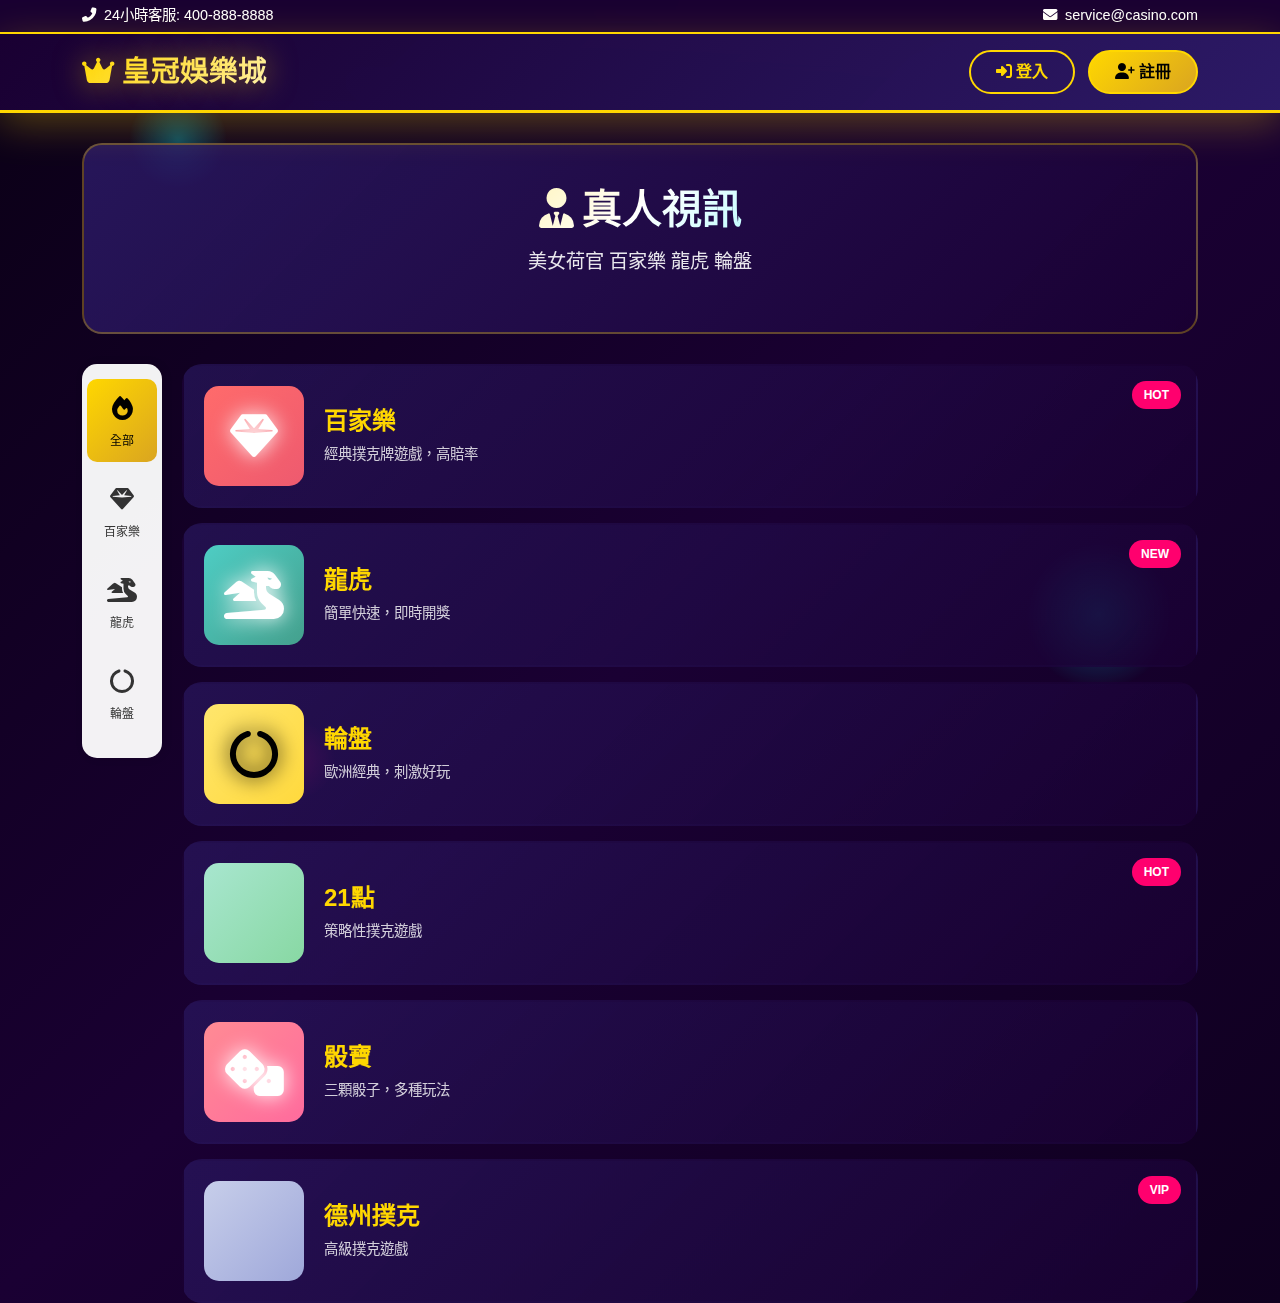
<file: live.html>
<!DOCTYPE html>
<html lang="zh-TW">
<head>
    <meta charset="UTF-8">
    <meta name="viewport" content="width=device-width, initial-scale=1.0">
    <title>真人視訊 - 皇冠娛樂城</title>
    <link href="https://cdn.jsdelivr.net/npm/bootstrap@5.3.0/dist/css/bootstrap.min.css" rel="stylesheet">
    <link rel="stylesheet" href="https://cdnjs.cloudflare.com/ajax/libs/font-awesome/6.4.0/css/all.min.css">
    <link rel="stylesheet" href="common.css">
    <style>
        /* 主容器佈局 */
        .page-container {
            display: flex;
            gap: 20px;
            margin-top: 20px;
        }

        /* 左側垂直導航欄 */
        .left-sidebar {
            width: 80px;
            background: rgba(255, 255, 255, 0.95);
            border-radius: 15px;
            padding: 15px 5px;
            position: sticky;
            top: 100px;
            height: fit-content;
            max-height: calc(100vh - 120px);
            overflow-y: auto;
            z-index: 100;
            box-shadow: 2px 0 10px rgba(0, 0, 0, 0.1);
        }

        .sidebar-item {
            display: flex;
            flex-direction: column;
            align-items: center;
            padding: 12px 5px;
            margin-bottom: 8px;
            border-radius: 10px;
            cursor: pointer;
            transition: all 0.3s;
            color: #333;
            text-decoration: none;
        }

        .sidebar-item.active {
            background: linear-gradient(135deg, var(--gold), var(--dark-gold));
            color: #000;
        }

        .sidebar-item:not(.active):hover {
            background: rgba(255, 215, 0, 0.2);
        }

        .sidebar-icon {
            font-size: 1.5rem;
            margin-bottom: 5px;
        }

        .sidebar-text {
            font-size: 0.75rem;
            font-weight: 500;
        }

        /* 主內容區域 */
        .main-content {
            flex: 1;
            min-width: 0;
        }

        /* 遊戲列表 - 三行顯示（垂直排列） */
        .game-list { 
            display: grid; 
            grid-template-columns: 1fr; 
            gap: 15px; 
            margin: 0; 
        }

        .game-item { 
            background: linear-gradient(135deg, rgba(45, 27, 105, 0.6), rgba(26, 0, 51, 0.8)); 
            border-radius: 20px; 
            padding: 20px; 
            text-align: left;
            display: flex;
            align-items: center;
            gap: 20px;
            border: 2px solid transparent; 
            transition: all 0.4s; 
            cursor: pointer; 
            position: relative; 
        }

        .game-item:hover { 
            transform: translateY(-5px); 
            border-color: var(--gold); 
            box-shadow: 0 20px 60px rgba(255, 215, 0, 0.4); 
        }

        .game-item-icon-wrapper {
            flex-shrink: 0;
            width: 100px;
            height: 100px;
            display: flex;
            align-items: center;
            justify-content: center;
            background: rgba(255, 255, 255, 0.1);
            border-radius: 15px;
        }

        .game-item-icon {
            font-size: 3rem;
            filter: drop-shadow(0 0 10px currentColor);
        }

        .game-item-content {
            flex: 1;
        }

        .game-item-title { 
            font-size: 1.5rem; 
            font-weight: bold; 
            margin-bottom: 8px; 
            color: var(--gold); 
        }

        .game-item-desc { 
            font-size: 0.9rem; 
            opacity: 0.8; 
            margin: 0;
        }

        .game-item-badge { 
            position: absolute; 
            top: 15px; 
            right: 15px; 
            background: var(--neon-pink); 
            color: #fff; 
            padding: 5px 12px; 
            border-radius: 15px; 
            font-size: 0.75rem; 
            font-weight: bold; 
        }

        .page-header { 
            background: linear-gradient(135deg, rgba(45, 27, 105, 0.8), rgba(26, 0, 51, 0.9)); 
            border-radius: 20px; 
            padding: 40px; 
            margin: 30px 0; 
            text-align: center; 
            border: 2px solid rgba(255, 215, 0, 0.3); 
        }

        .page-title { 
            font-size: 2.5rem; 
            font-weight: bold; 
            background: linear-gradient(135deg, var(--gold), #fff, var(--neon-blue)); 
            -webkit-background-clip: text; 
            background-clip: text; 
            -webkit-text-fill-color: transparent; 
            margin-bottom: 15px; 
        }

        .page-subtitle { 
            font-size: 1.2rem; 
            opacity: 0.9; 
        }

        /* 手機版樣式 */
        @media (max-width: 768px) {
            .page-container {
                flex-direction: row;
                gap: 10px;
            }

            .left-sidebar {
                width: 70px;
                padding: 10px 4px;
                border-radius: 0 12px 12px 0;
                top: 60px;
                max-height: calc(100vh - 80px);
            }

            .sidebar-icon {
                font-size: 1.3rem;
                margin-bottom: 3px;
            }

            .sidebar-text {
                font-size: 0.7rem;
            }

            .game-list {
                grid-template-columns: 1fr;
                gap: 12px;
            }

            .game-item {
                padding: 15px;
                border-radius: 15px;
                display: flex;
                align-items: center;
                gap: 15px;
            }

            .game-item-icon-wrapper {
                width: 60px;
                height: 60px;
            }

            .game-item-icon {
                font-size: 2rem;
            }

            .game-item-title {
                font-size: 1rem;
                margin-bottom: 5px;
            }

            .game-item-desc {
                font-size: 0.75rem;
            }
        }
    </style>
</head>
<body>
    <!-- Animated Background -->
    <div class="bg-animation">
        <span></span>
        <span></span>
        <span></span>
    </div>

    <!-- Top Bar -->
    <div class="top-bar">
        <div class="container">
            <div class="d-flex justify-content-between align-items-center">
                <div>
                    <i class="fas fa-phone-alt me-2"></i>24小時客服: 400-888-8888
                </div>
                <div>
                    <i class="fas fa-envelope me-2"></i>service@casino.com
                </div>
            </div>
        </div>
    </div>

    <!-- Main Header -->
    <header class="main-header py-3">
        <div class="container">
            <div class="row align-items-center">
                <div class="col-md-3">
                    <div class="logo" onclick="window.location.href='index.html'" style="cursor: pointer;">
                        <i class="fas fa-crown"></i> 皇冠娛樂城
                    </div>
                </div>
                <div class="col-md-6 text-center">
                    <div id="balanceSection" style="display: none;">
                        <div class="balance-display">
                            <i class="fas fa-wallet me-2"></i>
                            餘額: <span id="userBalance">0</span> 元
                        </div>
                    </div>
                </div>
                <div class="col-md-3 text-end">
                    <div id="authButtons">
                        <button class="btn btn-login me-2" onclick="showLogin()">
                            <i class="fas fa-sign-in-alt"></i> 登入
                        </button>
                        <button class="btn btn-register" onclick="showRegister()">
                            <i class="fas fa-user-plus"></i> 註冊
                        </button>
                    </div>
                    <div id="userMenu" style="display: none;">
                        <div class="dropdown">
                            <button class="btn btn-login dropdown-toggle" data-bs-toggle="dropdown">
                                <i class="fas fa-user-circle"></i> <span id="username"></span>
                            </button>
                            <ul class="dropdown-menu dropdown-menu-end">
                                <li><a class="dropdown-item" href="#" onclick="showDeposit()">
                                    <i class="fas fa-plus-circle"></i> 充值
                                </a></li>
                                <li><a class="dropdown-item" href="#" onclick="showWithdraw()">
                                    <i class="fas fa-minus-circle"></i> 提款
                                </a></li>
                                <li><hr class="dropdown-divider"></li>
                                <li><a class="dropdown-item" href="#" onclick="logout()">
                                    <i class="fas fa-sign-out-alt"></i> 登出
                                </a></li>
                            </ul>
                        </div>
                    </div>
                </div>
            </div>
        </div>
    </header>

    <!-- Page Content -->
    <div class="container">
        <div class="page-header">
            <h1 class="page-title">
                <i class="fas fa-user-tie me-2"></i>真人視訊
            </h1>
            <p class="page-subtitle">美女荷官 百家樂 龍虎 輪盤</p>
        </div>
        <div class="page-container">
            <!-- 左側垂直導航欄 -->
            <div class="left-sidebar">
                <div class="sidebar-item active" onclick="filterGames('all', this)">
                    <div class="sidebar-icon"><i class="fas fa-fire"></i></div>
                    <div class="sidebar-text">全部</div>
                </div>
                <div class="sidebar-item" onclick="filterGames('baccarat', this)">
                    <div class="sidebar-icon"><i class="fas fa-gem"></i></div>
                    <div class="sidebar-text">百家樂</div>
                </div>
                <div class="sidebar-item" onclick="filterGames('dragon', this)">
                    <div class="sidebar-icon"><i class="fas fa-dragon"></i></div>
                    <div class="sidebar-text">龍虎</div>
                </div>
                <div class="sidebar-item" onclick="filterGames('roulette', this)">
                    <div class="sidebar-icon"><i class="fas fa-circle-notch"></i></div>
                    <div class="sidebar-text">輪盤</div>
                </div>
            </div>

            <!-- 主內容區域 -->
            <div class="main-content">
                <div class="game-list">
                    <div class="game-item" data-live-type="baccarat" onclick="playGame('百家樂')">
                        <span class="game-item-badge">HOT</span>
                        <div class="game-item-icon-wrapper" style="background: linear-gradient(135deg, #ff6b6b, #ee5a6f);">
                            <i class="fas fa-gem game-item-icon" style="color: #fff;"></i>
                        </div>
                        <div class="game-item-content">
                            <h3 class="game-item-title">百家樂</h3>
                            <p class="game-item-desc">經典撲克牌遊戲，高賠率</p>
                        </div>
                    </div>
                    <div class="game-item" data-live-type="dragon" onclick="playGame('龍虎')">
                        <span class="game-item-badge">NEW</span>
                        <div class="game-item-icon-wrapper" style="background: linear-gradient(135deg, #4ecdc4, #44a08d);">
                            <i class="fas fa-dragon game-item-icon" style="color: #fff;"></i>
                        </div>
                        <div class="game-item-content">
                            <h3 class="game-item-title">龍虎</h3>
                            <p class="game-item-desc">簡單快速，即時開獎</p>
                        </div>
                    </div>
                    <div class="game-item" data-live-type="roulette" onclick="playGame('輪盤')">
                        <div class="game-item-icon-wrapper" style="background: linear-gradient(135deg, #ffe66d, #ffd93d);">
                            <i class="fas fa-circle-notch game-item-icon" style="color: #000;"></i>
                        </div>
                        <div class="game-item-content">
                            <h3 class="game-item-title">輪盤</h3>
                            <p class="game-item-desc">歐洲經典，刺激好玩</p>
                        </div>
                    </div>
                    <div class="game-item" data-live-type="baccarat" onclick="playGame('21點')">
                        <span class="game-item-badge">HOT</span>
                        <div class="game-item-icon-wrapper" style="background: linear-gradient(135deg, #a8e6cf, #88d8a3);">
                            <i class="fas fa-spade game-item-icon" style="color: #000;"></i>
                        </div>
                        <div class="game-item-content">
                            <h3 class="game-item-title">21點</h3>
                            <p class="game-item-desc">策略性撲克遊戲</p>
                        </div>
                    </div>
                    <div class="game-item" data-live-type="dragon" onclick="playGame('骰寶')">
                        <div class="game-item-icon-wrapper" style="background: linear-gradient(135deg, #ff8b94, #ff6b9d);">
                            <i class="fas fa-dice game-item-icon" style="color: #fff;"></i>
                        </div>
                        <div class="game-item-content">
                            <h3 class="game-item-title">骰寶</h3>
                            <p class="game-item-desc">三顆骰子，多種玩法</p>
                        </div>
                    </div>
                    <div class="game-item" data-live-type="roulette" onclick="playGame('德州撲克')">
                        <span class="game-item-badge">VIP</span>
                        <div class="game-item-icon-wrapper" style="background: linear-gradient(135deg, #c7ceea, #9fa8da);">
                            <i class="fas fa-poker-chip game-item-icon" style="color: #fff;"></i>
                        </div>
                        <div class="game-item-content">
                            <h3 class="game-item-title">德州撲克</h3>
                            <p class="game-item-desc">高級撲克遊戲</p>
                        </div>
                    </div>
                </div>
            </div>
        </div>
    </div>

    <!-- Bootstrap JS -->
    <script src="https://cdn.jsdelivr.net/npm/bootstrap@5.3.0/dist/js/bootstrap.bundle.min.js"></script>
    <script src="common.js"></script>
    <script>
        function playGame(gameName) {
            if (!currentUser) {
                alert('請先登入');
                showLogin();
                return;
            }
            alert(`即將進入 ${gameName} 遊戲大廳...`);
        }

        function filterGames(type, element) {
            document.querySelectorAll('.sidebar-item').forEach(item => {
                item.classList.remove('active');
            });
            if (element) {
                element.closest('.sidebar-item').classList.add('active');
            }
            
            const gameItems = document.querySelectorAll('.game-item');
            gameItems.forEach(item => {
                const itemType = item.getAttribute('data-live-type');
                if (type === 'all') {
                    item.style.display = 'flex';
                } else {
                    item.style.display = itemType === type ? 'flex' : 'none';
                }
            });
        }
    </script>
</body>
</html>
</file>
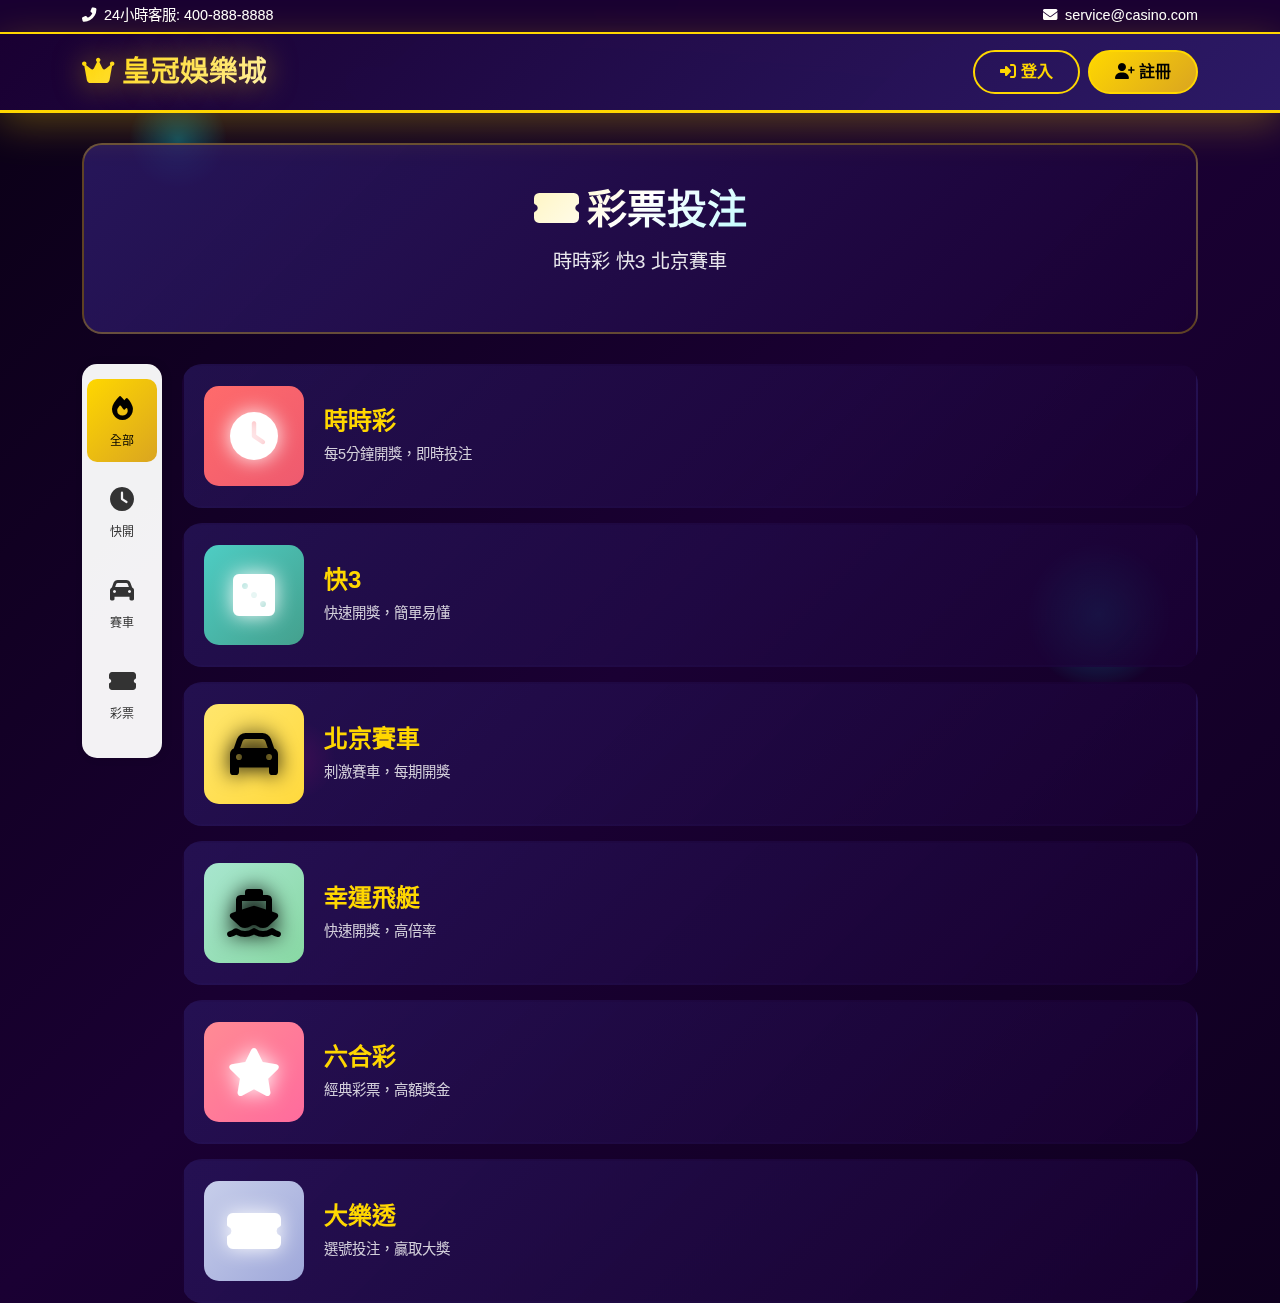
<file: lottery.html>
<!DOCTYPE html>
<html lang="zh-TW">
<head>
    <meta charset="UTF-8">
    <meta name="viewport" content="width=device-width, initial-scale=1.0">
    <title>彩票投注 - 皇冠娛樂城</title>
    <link href="https://cdn.jsdelivr.net/npm/bootstrap@5.3.0/dist/css/bootstrap.min.css" rel="stylesheet">
    <link rel="stylesheet" href="https://cdnjs.cloudflare.com/ajax/libs/font-awesome/6.4.0/css/all.min.css">
    <link rel="stylesheet" href="common.css">
    <style>
        /* 主容器佈局 */
        .page-container {
            display: flex;
            gap: 20px;
            margin-top: 20px;
        }

        /* 左側垂直導航欄 */
        .left-sidebar {
            width: 80px;
            background: rgba(255, 255, 255, 0.95);
            border-radius: 15px;
            padding: 15px 5px;
            position: sticky;
            top: 100px;
            height: fit-content;
            max-height: calc(100vh - 120px);
            overflow-y: auto;
            z-index: 100;
            box-shadow: 2px 0 10px rgba(0, 0, 0, 0.1);
        }

        .sidebar-item {
            display: flex;
            flex-direction: column;
            align-items: center;
            padding: 12px 5px;
            margin-bottom: 8px;
            border-radius: 10px;
            cursor: pointer;
            transition: all 0.3s;
            color: #333;
            text-decoration: none;
        }

        .sidebar-item.active {
            background: linear-gradient(135deg, var(--gold), var(--dark-gold));
            color: #000;
        }

        .sidebar-item:not(.active):hover {
            background: rgba(255, 215, 0, 0.2);
        }

        .sidebar-icon {
            font-size: 1.5rem;
            margin-bottom: 5px;
        }

        .sidebar-text {
            font-size: 0.75rem;
            font-weight: 500;
        }

        /* 主內容區域 */
        .main-content {
            flex: 1;
            min-width: 0;
        }

        /* 遊戲列表 - 三行顯示（垂直排列） */
        .game-list { 
            display: grid; 
            grid-template-columns: 1fr; 
            gap: 15px; 
            margin: 0; 
        }

        .game-item { 
            background: linear-gradient(135deg, rgba(45, 27, 105, 0.6), rgba(26, 0, 51, 0.8)); 
            border-radius: 20px; 
            padding: 20px; 
            text-align: left;
            display: flex;
            align-items: center;
            gap: 20px;
            border: 2px solid transparent; 
            transition: all 0.4s; 
            cursor: pointer; 
            position: relative; 
        }

        .game-item:hover { 
            transform: translateY(-5px); 
            border-color: var(--gold); 
            box-shadow: 0 20px 60px rgba(255, 215, 0, 0.4); 
        }

        .game-item-icon-wrapper {
            flex-shrink: 0;
            width: 100px;
            height: 100px;
            display: flex;
            align-items: center;
            justify-content: center;
            background: rgba(255, 255, 255, 0.1);
            border-radius: 15px;
        }

        .game-item-icon {
            font-size: 3rem;
            filter: drop-shadow(0 0 10px currentColor);
        }

        .game-item-content {
            flex: 1;
        }

        .game-item-title { 
            font-size: 1.5rem; 
            font-weight: bold; 
            margin-bottom: 8px; 
            color: var(--gold); 
        }

        .game-item-desc { 
            font-size: 0.9rem; 
            opacity: 0.8; 
            margin: 0;
        }

        .page-header { 
            background: linear-gradient(135deg, rgba(45, 27, 105, 0.8), rgba(26, 0, 51, 0.9)); 
            border-radius: 20px; 
            padding: 40px; 
            margin: 30px 0; 
            text-align: center; 
            border: 2px solid rgba(255, 215, 0, 0.3); 
        }

        .page-title { 
            font-size: 2.5rem; 
            font-weight: bold; 
            background: linear-gradient(135deg, var(--gold), #fff, var(--neon-blue)); 
            -webkit-background-clip: text; 
            background-clip: text; 
            -webkit-text-fill-color: transparent; 
            margin-bottom: 15px; 
        }

        .page-subtitle { 
            font-size: 1.2rem; 
            opacity: 0.9; 
        }

        /* 手機版樣式 */
        @media (max-width: 768px) {
            .page-container {
                flex-direction: row;
                gap: 10px;
            }

            .left-sidebar {
                width: 70px;
                padding: 10px 4px;
                border-radius: 0 12px 12px 0;
                top: 60px;
                max-height: calc(100vh - 80px);
            }

            .sidebar-icon {
                font-size: 1.3rem;
                margin-bottom: 3px;
            }

            .sidebar-text {
                font-size: 0.7rem;
            }

            .game-list {
                grid-template-columns: 1fr;
                gap: 12px;
            }

            .game-item {
                padding: 15px;
                border-radius: 15px;
                display: flex;
                align-items: center;
                gap: 15px;
            }

            .game-item-icon-wrapper {
                width: 60px;
                height: 60px;
            }

            .game-item-icon {
                font-size: 2rem;
            }

            .game-item-title {
                font-size: 1rem;
                margin-bottom: 5px;
            }

            .game-item-desc {
                font-size: 0.75rem;
            }
        }
    </style>
</head>
<body>
    <div class="bg-animation"><span></span><span></span><span></span></div>
    <div class="top-bar"><div class="container"><div class="d-flex justify-content-between align-items-center"><div><i class="fas fa-phone-alt me-2"></i>24小時客服: 400-888-8888</div><div><i class="fas fa-envelope me-2"></i>service@casino.com</div></div></div></div>
    <header class="main-header py-3"><div class="container"><div class="row align-items-center"><div class="col-md-3"><div class="logo" onclick="window.location.href='index.html'" style="cursor: pointer;"><i class="fas fa-crown"></i> 皇冠娛樂城</div></div><div class="col-md-6 text-center"><div id="balanceSection" style="display: none;"><div class="balance-display"><i class="fas fa-wallet me-2"></i>餘額: <span id="userBalance">0</span> 元</div></div></div><div class="col-md-3 text-end"><div id="authButtons"><button class="btn btn-login me-2" onclick="showLogin()"><i class="fas fa-sign-in-alt"></i> 登入</button><button class="btn btn-register" onclick="showRegister()"><i class="fas fa-user-plus"></i> 註冊</button></div><div id="userMenu" style="display: none;"><div class="dropdown"><button class="btn btn-login dropdown-toggle" data-bs-toggle="dropdown"><i class="fas fa-user-circle"></i> <span id="username"></span></button><ul class="dropdown-menu dropdown-menu-end"><li><a class="dropdown-item" href="#" onclick="showDeposit()"><i class="fas fa-plus-circle"></i> 充值</a></li><li><a class="dropdown-item" href="#" onclick="showWithdraw()"><i class="fas fa-minus-circle"></i> 提款</a></li><li><hr class="dropdown-divider"></li><li><a class="dropdown-item" href="#" onclick="logout()"><i class="fas fa-sign-out-alt"></i> 登出</a></li></ul></div></div></div></div></div></header>
    <div class="container">
        <div class="page-header">
            <h1 class="page-title"><i class="fas fa-ticket-alt me-2"></i>彩票投注</h1>
            <p class="page-subtitle">時時彩 快3 北京賽車</p>
        </div>
        <div class="page-container">
            <!-- 左側垂直導航欄 -->
            <div class="left-sidebar">
                <div class="sidebar-item active" onclick="filterGames('all', this)">
                    <div class="sidebar-icon"><i class="fas fa-fire"></i></div>
                    <div class="sidebar-text">全部</div>
                </div>
                <div class="sidebar-item" onclick="filterGames('quick', this)">
                    <div class="sidebar-icon"><i class="fas fa-clock"></i></div>
                    <div class="sidebar-text">快開</div>
                </div>
                <div class="sidebar-item" onclick="filterGames('racing', this)">
                    <div class="sidebar-icon"><i class="fas fa-car"></i></div>
                    <div class="sidebar-text">賽車</div>
                </div>
                <div class="sidebar-item" onclick="filterGames('lottery', this)">
                    <div class="sidebar-icon"><i class="fas fa-ticket-alt"></i></div>
                    <div class="sidebar-text">彩票</div>
                </div>
            </div>

            <!-- 主內容區域 -->
            <div class="main-content">
                <div class="game-list">
                    <div class="game-item" data-lottery-type="quick" onclick="playGame('時時彩')">
                        <div class="game-item-icon-wrapper" style="background: linear-gradient(135deg, #ff6b6b, #ee5a6f);">
                            <i class="fas fa-clock game-item-icon" style="color: #fff;"></i>
                        </div>
                        <div class="game-item-content">
                            <h3 class="game-item-title">時時彩</h3>
                            <p class="game-item-desc">每5分鐘開獎，即時投注</p>
                        </div>
                    </div>
                    <div class="game-item" data-lottery-type="quick" onclick="playGame('快3')">
                        <div class="game-item-icon-wrapper" style="background: linear-gradient(135deg, #4ecdc4, #44a08d);">
                            <i class="fas fa-dice-three game-item-icon" style="color: #fff;"></i>
                        </div>
                        <div class="game-item-content">
                            <h3 class="game-item-title">快3</h3>
                            <p class="game-item-desc">快速開獎，簡單易懂</p>
                        </div>
                    </div>
                    <div class="game-item" data-lottery-type="racing" onclick="playGame('北京賽車')">
                        <div class="game-item-icon-wrapper" style="background: linear-gradient(135deg, #ffe66d, #ffd93d);">
                            <i class="fas fa-car game-item-icon" style="color: #000;"></i>
                        </div>
                        <div class="game-item-content">
                            <h3 class="game-item-title">北京賽車</h3>
                            <p class="game-item-desc">刺激賽車，每期開獎</p>
                        </div>
                    </div>
                    <div class="game-item" data-lottery-type="racing" onclick="playGame('幸運飛艇')">
                        <div class="game-item-icon-wrapper" style="background: linear-gradient(135deg, #a8e6cf, #88d8a3);">
                            <i class="fas fa-ship game-item-icon" style="color: #000;"></i>
                        </div>
                        <div class="game-item-content">
                            <h3 class="game-item-title">幸運飛艇</h3>
                            <p class="game-item-desc">快速開獎，高倍率</p>
                        </div>
                    </div>
                    <div class="game-item" data-lottery-type="lottery" onclick="playGame('六合彩')">
                        <div class="game-item-icon-wrapper" style="background: linear-gradient(135deg, #ff8b94, #ff6b9d);">
                            <i class="fas fa-star game-item-icon" style="color: #fff;"></i>
                        </div>
                        <div class="game-item-content">
                            <h3 class="game-item-title">六合彩</h3>
                            <p class="game-item-desc">經典彩票，高額獎金</p>
                        </div>
                    </div>
                    <div class="game-item" data-lottery-type="lottery" onclick="playGame('大樂透')">
                        <div class="game-item-icon-wrapper" style="background: linear-gradient(135deg, #c7ceea, #9fa8da);">
                            <i class="fas fa-ticket-alt game-item-icon" style="color: #fff;"></i>
                        </div>
                        <div class="game-item-content">
                            <h3 class="game-item-title">大樂透</h3>
                            <p class="game-item-desc">選號投注，贏取大獎</p>
                        </div>
                    </div>
                </div>
            </div>
        </div>
    </div>
    <script src="https://cdn.jsdelivr.net/npm/bootstrap@5.3.0/dist/js/bootstrap.bundle.min.js"></script>
    <script src="common.js"></script>
    <script>
        function playGame(gameName) { 
            if (!currentUser) { 
                alert('請先登入'); 
                showLogin(); 
                return; 
            } 
            alert(`即將進入 ${gameName} 投注頁面...`); 
        }

        function filterGames(type, element) {
            document.querySelectorAll('.sidebar-item').forEach(item => {
                item.classList.remove('active');
            });
            if (element) {
                element.closest('.sidebar-item').classList.add('active');
            }
            
            const gameItems = document.querySelectorAll('.game-item');
            gameItems.forEach(item => {
                const itemType = item.getAttribute('data-lottery-type');
                if (type === 'all') {
                    item.style.display = 'flex';
                } else {
                    item.style.display = itemType === type ? 'flex' : 'none';
                }
            });
        }
    </script>
</body>
</html>
</file>
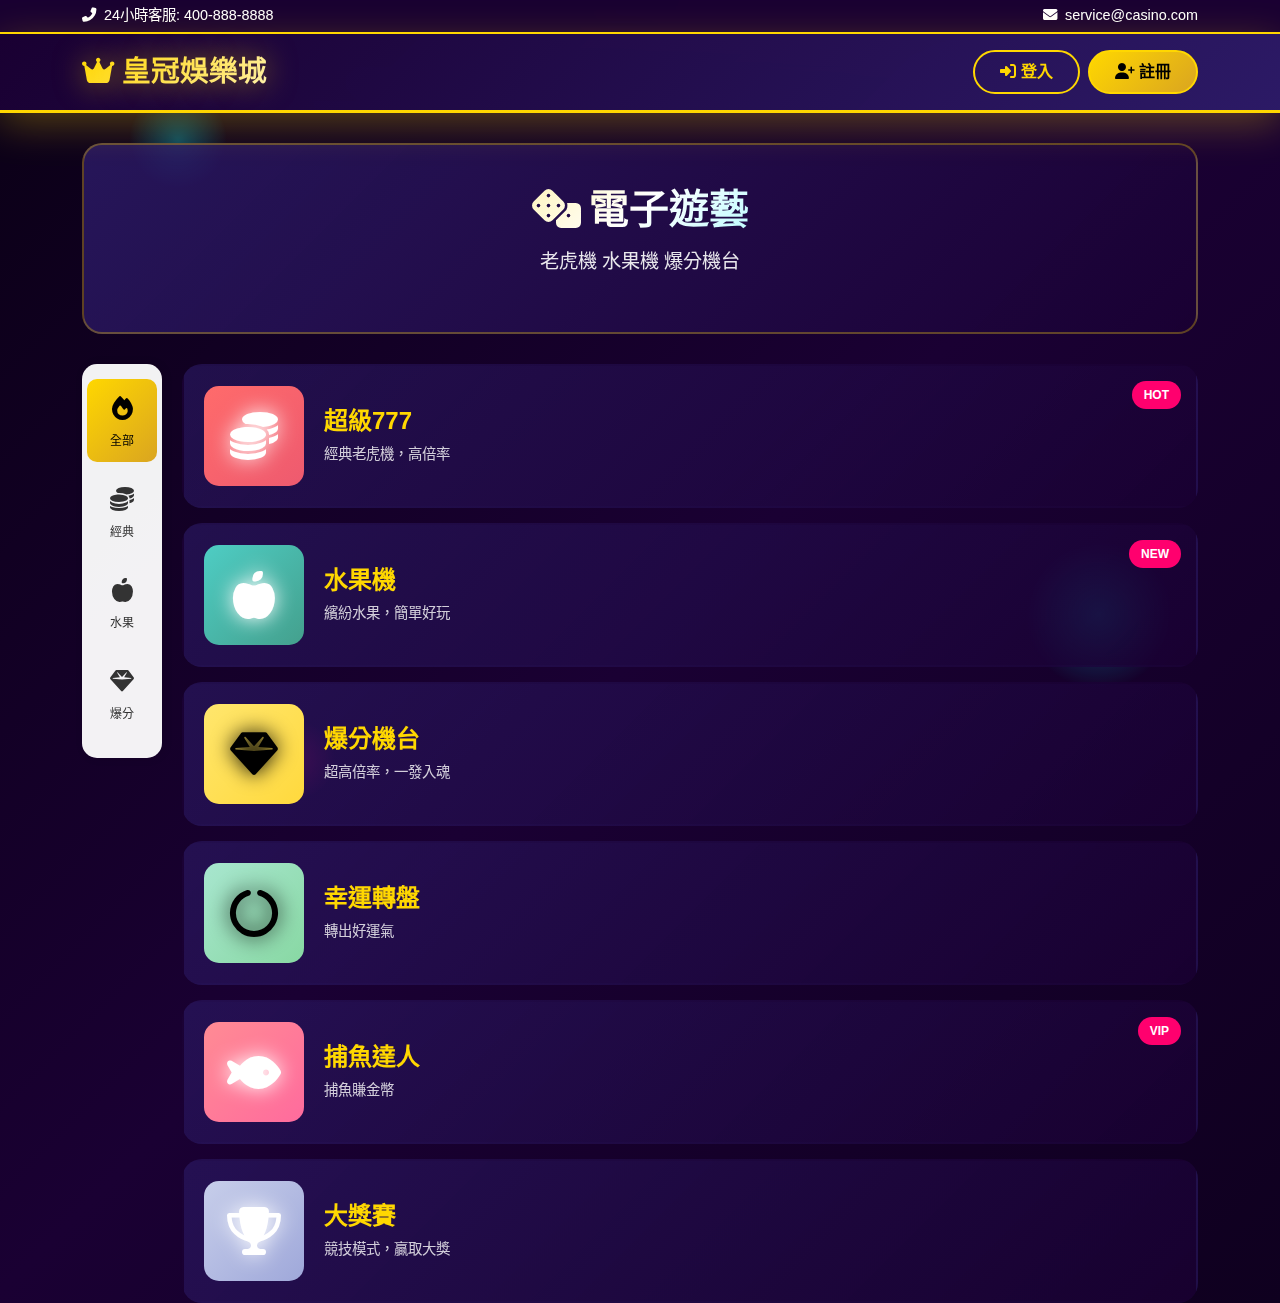
<file: slots.html>
<!DOCTYPE html>
<html lang="zh-TW">
<head>
    <meta charset="UTF-8">
    <meta name="viewport" content="width=device-width, initial-scale=1.0">
    <title>電子遊藝 - 皇冠娛樂城</title>
    <link href="https://cdn.jsdelivr.net/npm/bootstrap@5.3.0/dist/css/bootstrap.min.css" rel="stylesheet">
    <link rel="stylesheet" href="https://cdnjs.cloudflare.com/ajax/libs/font-awesome/6.4.0/css/all.min.css">
    <link rel="stylesheet" href="common.css">
    <style>
        /* 主容器佈局 */
        .page-container {
            display: flex;
            gap: 20px;
            margin-top: 20px;
        }

        /* 左側垂直導航欄 */
        .left-sidebar {
            width: 80px;
            background: rgba(255, 255, 255, 0.95);
            border-radius: 15px;
            padding: 15px 5px;
            position: sticky;
            top: 100px;
            height: fit-content;
            max-height: calc(100vh - 120px);
            overflow-y: auto;
            z-index: 100;
            box-shadow: 2px 0 10px rgba(0, 0, 0, 0.1);
        }

        .sidebar-item {
            display: flex;
            flex-direction: column;
            align-items: center;
            padding: 12px 5px;
            margin-bottom: 8px;
            border-radius: 10px;
            cursor: pointer;
            transition: all 0.3s;
            color: #333;
            text-decoration: none;
        }

        .sidebar-item.active {
            background: linear-gradient(135deg, var(--gold), var(--dark-gold));
            color: #000;
        }

        .sidebar-item:not(.active):hover {
            background: rgba(255, 215, 0, 0.2);
        }

        .sidebar-icon {
            font-size: 1.5rem;
            margin-bottom: 5px;
        }

        .sidebar-text {
            font-size: 0.75rem;
            font-weight: 500;
        }

        /* 主內容區域 */
        .main-content {
            flex: 1;
            min-width: 0;
        }

        /* 遊戲列表 - 三行顯示（垂直排列） */
        .game-list { 
            display: grid; 
            grid-template-columns: 1fr; 
            gap: 15px; 
            margin: 0; 
        }

        .game-item { 
            background: linear-gradient(135deg, rgba(45, 27, 105, 0.6), rgba(26, 0, 51, 0.8)); 
            border-radius: 20px; 
            padding: 20px; 
            text-align: left;
            display: flex;
            align-items: center;
            gap: 20px;
            border: 2px solid transparent; 
            transition: all 0.4s; 
            cursor: pointer; 
            position: relative; 
        }

        .game-item:hover { 
            transform: translateY(-5px); 
            border-color: var(--gold); 
            box-shadow: 0 20px 60px rgba(255, 215, 0, 0.4); 
        }

        .game-item-icon-wrapper {
            flex-shrink: 0;
            width: 100px;
            height: 100px;
            display: flex;
            align-items: center;
            justify-content: center;
            background: rgba(255, 255, 255, 0.1);
            border-radius: 15px;
        }

        .game-item-icon {
            font-size: 3rem;
            filter: drop-shadow(0 0 10px currentColor);
        }

        .game-item-content {
            flex: 1;
        }

        .game-item-title { 
            font-size: 1.5rem; 
            font-weight: bold; 
            margin-bottom: 8px; 
            color: var(--gold); 
        }

        .game-item-desc { 
            font-size: 0.9rem; 
            opacity: 0.8; 
            margin: 0;
        }

        .game-item-badge { 
            position: absolute; 
            top: 15px; 
            right: 15px; 
            background: var(--neon-pink); 
            color: #fff; 
            padding: 5px 12px; 
            border-radius: 15px; 
            font-size: 0.75rem; 
            font-weight: bold; 
        }

        .page-header { 
            background: linear-gradient(135deg, rgba(45, 27, 105, 0.8), rgba(26, 0, 51, 0.9)); 
            border-radius: 20px; 
            padding: 40px; 
            margin: 30px 0; 
            text-align: center; 
            border: 2px solid rgba(255, 215, 0, 0.3); 
        }

        .page-title { 
            font-size: 2.5rem; 
            font-weight: bold; 
            background: linear-gradient(135deg, var(--gold), #fff, var(--neon-blue)); 
            -webkit-background-clip: text; 
            background-clip: text; 
            -webkit-text-fill-color: transparent; 
            margin-bottom: 15px; 
        }

        .page-subtitle { 
            font-size: 1.2rem; 
            opacity: 0.9; 
        }

        /* 手機版樣式 */
        @media (max-width: 768px) {
            .page-container {
                flex-direction: row;
                gap: 10px;
            }

            .left-sidebar {
                width: 70px;
                padding: 10px 4px;
                border-radius: 0 12px 12px 0;
                top: 60px;
                max-height: calc(100vh - 80px);
            }

            .sidebar-icon {
                font-size: 1.3rem;
                margin-bottom: 3px;
            }

            .sidebar-text {
                font-size: 0.7rem;
            }

            .game-list {
                grid-template-columns: 1fr;
                gap: 12px;
            }

            .game-item {
                padding: 15px;
                border-radius: 15px;
                display: flex;
                align-items: center;
                gap: 15px;
            }

            .game-item-icon-wrapper {
                width: 60px;
                height: 60px;
            }

            .game-item-icon {
                font-size: 2rem;
            }

            .game-item-title {
                font-size: 1rem;
                margin-bottom: 5px;
            }

            .game-item-desc {
                font-size: 0.75rem;
            }
        }
    </style>
</head>
<body>
    <div class="bg-animation"><span></span><span></span><span></span></div>
    <div class="top-bar"><div class="container"><div class="d-flex justify-content-between align-items-center"><div><i class="fas fa-phone-alt me-2"></i>24小時客服: 400-888-8888</div><div><i class="fas fa-envelope me-2"></i>service@casino.com</div></div></div></div>
    <header class="main-header py-3"><div class="container"><div class="row align-items-center"><div class="col-md-3"><div class="logo" onclick="window.location.href='index.html'" style="cursor: pointer;"><i class="fas fa-crown"></i> 皇冠娛樂城</div></div><div class="col-md-6 text-center"><div id="balanceSection" style="display: none;"><div class="balance-display"><i class="fas fa-wallet me-2"></i>餘額: <span id="userBalance">0</span> 元</div></div></div><div class="col-md-3 text-end"><div id="authButtons"><button class="btn btn-login me-2" onclick="showLogin()"><i class="fas fa-sign-in-alt"></i> 登入</button><button class="btn btn-register" onclick="showRegister()"><i class="fas fa-user-plus"></i> 註冊</button></div><div id="userMenu" style="display: none;"><div class="dropdown"><button class="btn btn-login dropdown-toggle" data-bs-toggle="dropdown"><i class="fas fa-user-circle"></i> <span id="username"></span></button><ul class="dropdown-menu dropdown-menu-end"><li><a class="dropdown-item" href="#" onclick="showDeposit()"><i class="fas fa-plus-circle"></i> 充值</a></li><li><a class="dropdown-item" href="#" onclick="showWithdraw()"><i class="fas fa-minus-circle"></i> 提款</a></li><li><hr class="dropdown-divider"></li><li><a class="dropdown-item" href="#" onclick="logout()"><i class="fas fa-sign-out-alt"></i> 登出</a></li></ul></div></div></div></div></div></header>
    <div class="container">
        <div class="page-header">
            <h1 class="page-title"><i class="fas fa-dice me-2"></i>電子遊藝</h1>
            <p class="page-subtitle">老虎機 水果機 爆分機台</p>
        </div>
        <div class="page-container">
            <!-- 左側垂直導航欄 -->
            <div class="left-sidebar">
                <div class="sidebar-item active" onclick="filterGames('all', this)">
                    <div class="sidebar-icon"><i class="fas fa-fire"></i></div>
                    <div class="sidebar-text">全部</div>
                </div>
                <div class="sidebar-item" onclick="filterGames('classic', this)">
                    <div class="sidebar-icon"><i class="fas fa-coins"></i></div>
                    <div class="sidebar-text">經典</div>
                </div>
                <div class="sidebar-item" onclick="filterGames('fruit', this)">
                    <div class="sidebar-icon"><i class="fas fa-apple-alt"></i></div>
                    <div class="sidebar-text">水果</div>
                </div>
                <div class="sidebar-item" onclick="filterGames('jackpot', this)">
                    <div class="sidebar-icon"><i class="fas fa-gem"></i></div>
                    <div class="sidebar-text">爆分</div>
                </div>
            </div>

            <!-- 主內容區域 -->
            <div class="main-content">
                <div class="game-list">
                    <div class="game-item" data-slot-type="classic" onclick="playGame('超級777')">
                        <span class="game-item-badge">HOT</span>
                        <div class="game-item-icon-wrapper" style="background: linear-gradient(135deg, #ff6b6b, #ee5a6f);">
                            <i class="fas fa-coins game-item-icon" style="color: #fff;"></i>
                        </div>
                        <div class="game-item-content">
                            <h3 class="game-item-title">超級777</h3>
                            <p class="game-item-desc">經典老虎機，高倍率</p>
                        </div>
                    </div>
                    <div class="game-item" data-slot-type="fruit" onclick="playGame('水果機')">
                        <span class="game-item-badge">NEW</span>
                        <div class="game-item-icon-wrapper" style="background: linear-gradient(135deg, #4ecdc4, #44a08d);">
                            <i class="fas fa-apple-alt game-item-icon" style="color: #fff;"></i>
                        </div>
                        <div class="game-item-content">
                            <h3 class="game-item-title">水果機</h3>
                            <p class="game-item-desc">繽紛水果，簡單好玩</p>
                        </div>
                    </div>
                    <div class="game-item" data-slot-type="jackpot" onclick="playGame('爆分機台')">
                        <div class="game-item-icon-wrapper" style="background: linear-gradient(135deg, #ffe66d, #ffd93d);">
                            <i class="fas fa-gem game-item-icon" style="color: #000;"></i>
                        </div>
                        <div class="game-item-content">
                            <h3 class="game-item-title">爆分機台</h3>
                            <p class="game-item-desc">超高倍率，一發入魂</p>
                        </div>
                    </div>
                    <div class="game-item" data-slot-type="classic" onclick="playGame('幸運轉盤')">
                        <div class="game-item-icon-wrapper" style="background: linear-gradient(135deg, #a8e6cf, #88d8a3);">
                            <i class="fas fa-circle-notch game-item-icon" style="color: #000;"></i>
                        </div>
                        <div class="game-item-content">
                            <h3 class="game-item-title">幸運轉盤</h3>
                            <p class="game-item-desc">轉出好運氣</p>
                        </div>
                    </div>
                    <div class="game-item" data-slot-type="fruit" onclick="playGame('捕魚達人')">
                        <span class="game-item-badge">VIP</span>
                        <div class="game-item-icon-wrapper" style="background: linear-gradient(135deg, #ff8b94, #ff6b9d);">
                            <i class="fas fa-fish game-item-icon" style="color: #fff;"></i>
                        </div>
                        <div class="game-item-content">
                            <h3 class="game-item-title">捕魚達人</h3>
                            <p class="game-item-desc">捕魚賺金幣</p>
                        </div>
                    </div>
                    <div class="game-item" data-slot-type="jackpot" onclick="playGame('大獎賽')">
                        <div class="game-item-icon-wrapper" style="background: linear-gradient(135deg, #c7ceea, #9fa8da);">
                            <i class="fas fa-trophy game-item-icon" style="color: #fff;"></i>
                        </div>
                        <div class="game-item-content">
                            <h3 class="game-item-title">大獎賽</h3>
                            <p class="game-item-desc">競技模式，贏取大獎</p>
                        </div>
                    </div>
                </div>
            </div>
        </div>
    </div>
    <script src="https://cdn.jsdelivr.net/npm/bootstrap@5.3.0/dist/js/bootstrap.bundle.min.js"></script>
    <script src="common.js"></script>
    <script>
        function playGame(gameName) { 
            if (!currentUser) { 
                alert('請先登入'); 
                showLogin(); 
                return; 
            } 
            alert(`即將進入 ${gameName} 遊戲...`); 
        }

        function filterGames(type, element) {
            document.querySelectorAll('.sidebar-item').forEach(item => {
                item.classList.remove('active');
            });
            if (element) {
                element.closest('.sidebar-item').classList.add('active');
            }
            
            const gameItems = document.querySelectorAll('.game-item');
            gameItems.forEach(item => {
                const itemType = item.getAttribute('data-slot-type');
                if (type === 'all') {
                    item.style.display = 'flex';
                } else {
                    item.style.display = itemType === type ? 'flex' : 'none';
                }
            });
        }
    </script>
</body>
</html>
</file>
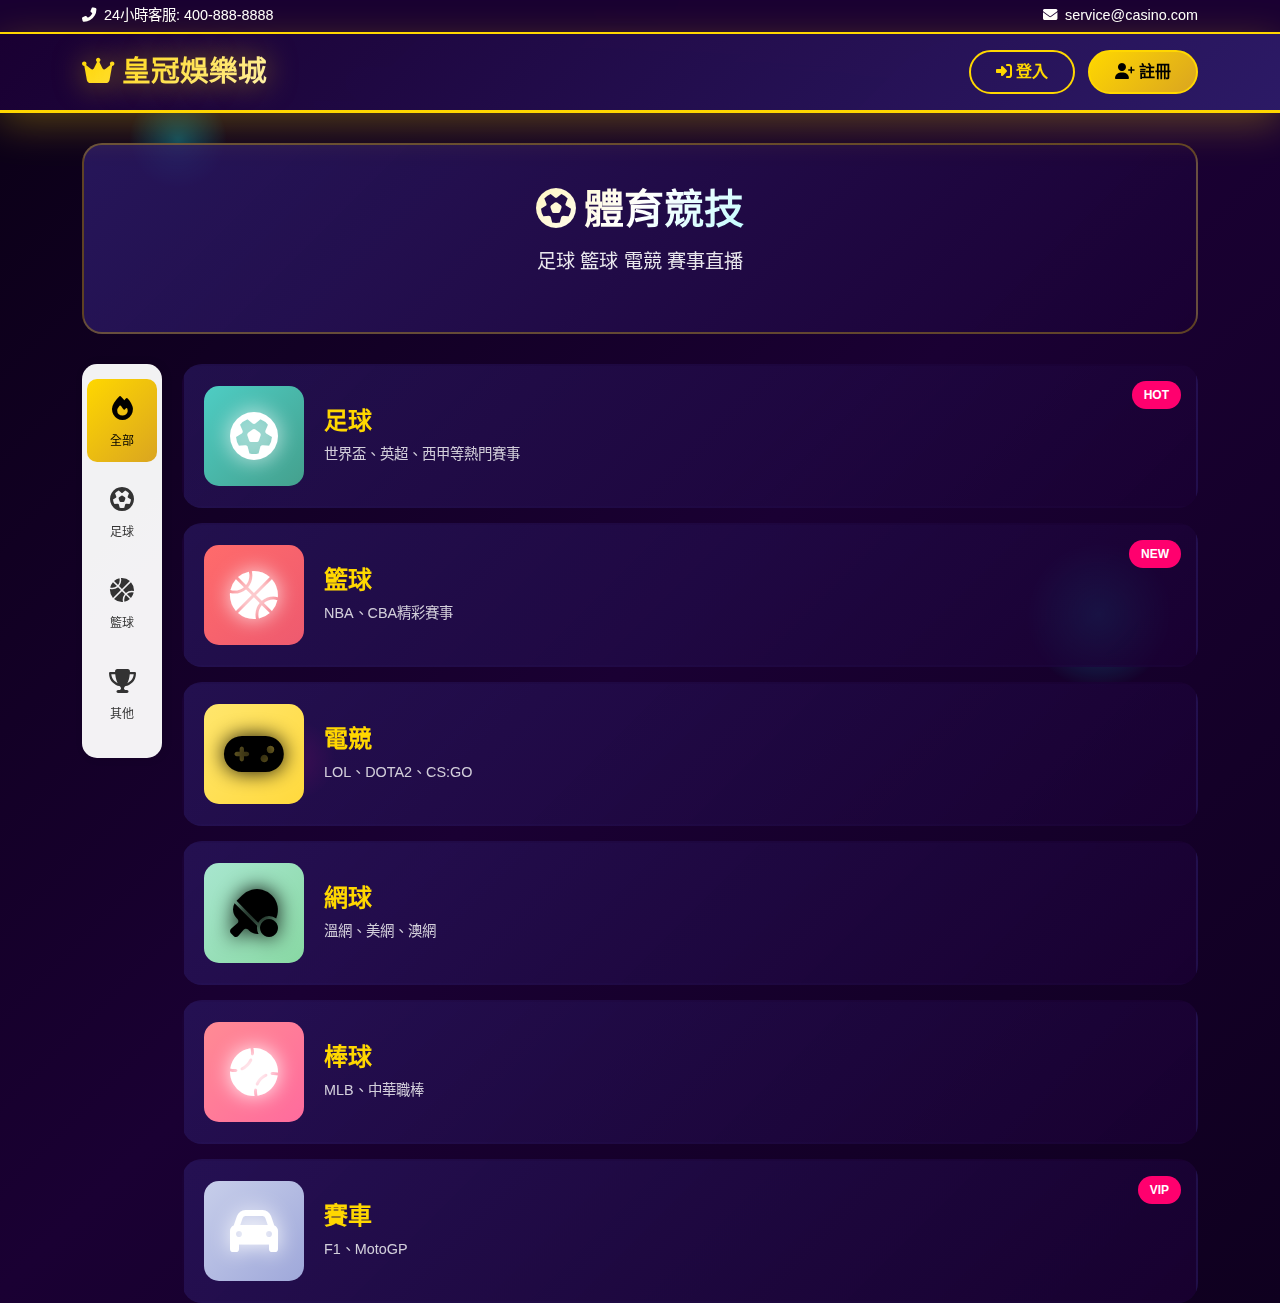
<file: sports.html>
<!DOCTYPE html>
<html lang="zh-TW">
<head>
    <meta charset="UTF-8">
    <meta name="viewport" content="width=device-width, initial-scale=1.0">
    <title>體育競技 - 皇冠娛樂城</title>
    <link href="https://cdn.jsdelivr.net/npm/bootstrap@5.3.0/dist/css/bootstrap.min.css" rel="stylesheet">
    <link rel="stylesheet" href="https://cdnjs.cloudflare.com/ajax/libs/font-awesome/6.4.0/css/all.min.css">
    <link rel="stylesheet" href="common.css">
    <style>
        /* 主容器佈局 */
        .page-container {
            display: flex;
            gap: 20px;
            margin-top: 20px;
        }

        /* 左側垂直導航欄 */
        .left-sidebar {
            width: 80px;
            background: rgba(255, 255, 255, 0.95);
            border-radius: 15px;
            padding: 15px 5px;
            position: sticky;
            top: 100px;
            height: fit-content;
            max-height: calc(100vh - 120px);
            overflow-y: auto;
            z-index: 100;
            box-shadow: 2px 0 10px rgba(0, 0, 0, 0.1);
        }

        .sidebar-item {
            display: flex;
            flex-direction: column;
            align-items: center;
            padding: 12px 5px;
            margin-bottom: 8px;
            border-radius: 10px;
            cursor: pointer;
            transition: all 0.3s;
            color: #333;
            text-decoration: none;
        }

        .sidebar-item.active {
            background: linear-gradient(135deg, var(--gold), var(--dark-gold));
            color: #000;
        }

        .sidebar-item:not(.active):hover {
            background: rgba(255, 215, 0, 0.2);
        }

        .sidebar-icon {
            font-size: 1.5rem;
            margin-bottom: 5px;
        }

        .sidebar-text {
            font-size: 0.75rem;
            font-weight: 500;
        }

        /* 主內容區域 */
        .main-content {
            flex: 1;
            min-width: 0;
        }

        /* 遊戲列表 - 三行顯示（垂直排列） */
        .game-list { 
            display: grid; 
            grid-template-columns: 1fr; 
            gap: 15px; 
            margin: 0; 
        }

        .game-item { 
            background: linear-gradient(135deg, rgba(45, 27, 105, 0.6), rgba(26, 0, 51, 0.8)); 
            border-radius: 20px; 
            padding: 20px; 
            text-align: left;
            display: flex;
            align-items: center;
            gap: 20px;
            border: 2px solid transparent; 
            transition: all 0.4s; 
            cursor: pointer; 
            position: relative; 
        }

        .game-item:hover { 
            transform: translateY(-5px); 
            border-color: var(--gold); 
            box-shadow: 0 20px 60px rgba(255, 215, 0, 0.4); 
        }

        .game-item-icon-wrapper {
            flex-shrink: 0;
            width: 100px;
            height: 100px;
            display: flex;
            align-items: center;
            justify-content: center;
            background: rgba(255, 255, 255, 0.1);
            border-radius: 15px;
        }

        .game-item-icon {
            font-size: 3rem;
            filter: drop-shadow(0 0 10px currentColor);
        }

        .game-item-content {
            flex: 1;
        }

        .game-item-title { 
            font-size: 1.5rem; 
            font-weight: bold; 
            margin-bottom: 8px; 
            color: var(--gold); 
        }

        .game-item-desc { 
            font-size: 0.9rem; 
            opacity: 0.8; 
            margin: 0;
        }

        .game-item-badge { 
            position: absolute; 
            top: 15px; 
            right: 15px; 
            background: var(--neon-pink); 
            color: #fff; 
            padding: 5px 12px; 
            border-radius: 15px; 
            font-size: 0.75rem; 
            font-weight: bold; 
        }

        .page-header { 
            background: linear-gradient(135deg, rgba(45, 27, 105, 0.8), rgba(26, 0, 51, 0.9)); 
            border-radius: 20px; 
            padding: 40px; 
            margin: 30px 0; 
            text-align: center; 
            border: 2px solid rgba(255, 215, 0, 0.3); 
        }

        .page-title { 
            font-size: 2.5rem; 
            font-weight: bold; 
            background: linear-gradient(135deg, var(--gold), #fff, var(--neon-blue)); 
            -webkit-background-clip: text; 
            background-clip: text; 
            -webkit-text-fill-color: transparent; 
            margin-bottom: 15px; 
        }

        .page-subtitle { 
            font-size: 1.2rem; 
            opacity: 0.9; 
        }

        /* 手機版樣式 */
        @media (max-width: 768px) {
            .page-container {
                flex-direction: row;
                gap: 10px;
            }

            .left-sidebar {
                width: 70px;
                padding: 10px 4px;
                border-radius: 0 12px 12px 0;
                top: 60px;
                max-height: calc(100vh - 80px);
            }

            .sidebar-icon {
                font-size: 1.3rem;
                margin-bottom: 3px;
            }

            .sidebar-text {
                font-size: 0.7rem;
            }

            .game-list {
                grid-template-columns: 1fr;
                gap: 12px;
            }

            .game-item {
                padding: 15px;
                border-radius: 15px;
                display: flex;
                align-items: center;
                gap: 15px;
            }

            .game-item-icon-wrapper {
                width: 60px;
                height: 60px;
            }

            .game-item-icon {
                font-size: 2rem;
            }

            .game-item-title {
                font-size: 1rem;
                margin-bottom: 5px;
            }

            .game-item-desc {
                font-size: 0.75rem;
            }
        }
    </style>
</head>
<body>
    <div class="bg-animation">
        <span></span>
        <span></span>
        <span></span>
    </div>

    <div class="top-bar">
        <div class="container">
            <div class="d-flex justify-content-between align-items-center">
                <div><i class="fas fa-phone-alt me-2"></i>24小時客服: 400-888-8888</div>
                <div><i class="fas fa-envelope me-2"></i>service@casino.com</div>
            </div>
        </div>
    </div>

    <header class="main-header py-3">
        <div class="container">
            <div class="row align-items-center">
                <div class="col-md-3">
                    <div class="logo" onclick="window.location.href='index.html'" style="cursor: pointer;">
                        <i class="fas fa-crown"></i> 皇冠娛樂城
                    </div>
                </div>
                <div class="col-md-6 text-center">
                    <div id="balanceSection" style="display: none;">
                        <div class="balance-display">
                            <i class="fas fa-wallet me-2"></i>餘額: <span id="userBalance">0</span> 元
                        </div>
                    </div>
                </div>
                <div class="col-md-3 text-end">
                    <div id="authButtons">
                        <button class="btn btn-login me-2" onclick="showLogin()"><i class="fas fa-sign-in-alt"></i> 登入</button>
                        <button class="btn btn-register" onclick="showRegister()"><i class="fas fa-user-plus"></i> 註冊</button>
                    </div>
                    <div id="userMenu" style="display: none;">
                        <div class="dropdown">
                            <button class="btn btn-login dropdown-toggle" data-bs-toggle="dropdown">
                                <i class="fas fa-user-circle"></i> <span id="username"></span>
                            </button>
                            <ul class="dropdown-menu dropdown-menu-end">
                                <li><a class="dropdown-item" href="#" onclick="showDeposit()"><i class="fas fa-plus-circle"></i> 充值</a></li>
                                <li><a class="dropdown-item" href="#" onclick="showWithdraw()"><i class="fas fa-minus-circle"></i> 提款</a></li>
                                <li><hr class="dropdown-divider"></li>
                                <li><a class="dropdown-item" href="#" onclick="logout()"><i class="fas fa-sign-out-alt"></i> 登出</a></li>
                            </ul>
                        </div>
                    </div>
                </div>
            </div>
        </div>
    </header>

    <div class="container">
        <div class="page-header">
            <h1 class="page-title"><i class="fas fa-futbol me-2"></i>體育競技</h1>
            <p class="page-subtitle">足球 籃球 電競 賽事直播</p>
        </div>
        <div class="page-container">
            <!-- 左側垂直導航欄 -->
            <div class="left-sidebar">
                <div class="sidebar-item active" onclick="filterGames('all', this)">
                    <div class="sidebar-icon"><i class="fas fa-fire"></i></div>
                    <div class="sidebar-text">全部</div>
                </div>
                <div class="sidebar-item" onclick="filterGames('football', this)">
                    <div class="sidebar-icon"><i class="fas fa-futbol"></i></div>
                    <div class="sidebar-text">足球</div>
                </div>
                <div class="sidebar-item" onclick="filterGames('basketball', this)">
                    <div class="sidebar-icon"><i class="fas fa-basketball-ball"></i></div>
                    <div class="sidebar-text">籃球</div>
                </div>
                <div class="sidebar-item" onclick="filterGames('other', this)">
                    <div class="sidebar-icon"><i class="fas fa-trophy"></i></div>
                    <div class="sidebar-text">其他</div>
                </div>
            </div>

            <!-- 主內容區域 -->
            <div class="main-content">
                <div class="game-list">
                    <div class="game-item" data-sport-type="football" onclick="playGame('足球')">
                        <span class="game-item-badge">HOT</span>
                        <div class="game-item-icon-wrapper" style="background: linear-gradient(135deg, #4ecdc4, #44a08d);">
                            <i class="fas fa-futbol game-item-icon" style="color: #fff;"></i>
                        </div>
                        <div class="game-item-content">
                            <h3 class="game-item-title">足球</h3>
                            <p class="game-item-desc">世界盃、英超、西甲等熱門賽事</p>
                        </div>
                    </div>
                    <div class="game-item" data-sport-type="basketball" onclick="playGame('籃球')">
                        <span class="game-item-badge">NEW</span>
                        <div class="game-item-icon-wrapper" style="background: linear-gradient(135deg, #ff6b6b, #ee5a6f);">
                            <i class="fas fa-basketball-ball game-item-icon" style="color: #fff;"></i>
                        </div>
                        <div class="game-item-content">
                            <h3 class="game-item-title">籃球</h3>
                            <p class="game-item-desc">NBA、CBA精彩賽事</p>
                        </div>
                    </div>
                    <div class="game-item" data-sport-type="other" onclick="playGame('電競')">
                        <div class="game-item-icon-wrapper" style="background: linear-gradient(135deg, #ffe66d, #ffd93d);">
                            <i class="fas fa-gamepad game-item-icon" style="color: #000;"></i>
                        </div>
                        <div class="game-item-content">
                            <h3 class="game-item-title">電競</h3>
                            <p class="game-item-desc">LOL、DOTA2、CS:GO</p>
                        </div>
                    </div>
                    <div class="game-item" data-sport-type="other" onclick="playGame('網球')">
                        <div class="game-item-icon-wrapper" style="background: linear-gradient(135deg, #a8e6cf, #88d8a3);">
                            <i class="fas fa-table-tennis game-item-icon" style="color: #000;"></i>
                        </div>
                        <div class="game-item-content">
                            <h3 class="game-item-title">網球</h3>
                            <p class="game-item-desc">溫網、美網、澳網</p>
                        </div>
                    </div>
                    <div class="game-item" data-sport-type="other" onclick="playGame('棒球')">
                        <div class="game-item-icon-wrapper" style="background: linear-gradient(135deg, #ff8b94, #ff6b9d);">
                            <i class="fas fa-baseball-ball game-item-icon" style="color: #fff;"></i>
                        </div>
                        <div class="game-item-content">
                            <h3 class="game-item-title">棒球</h3>
                            <p class="game-item-desc">MLB、中華職棒</p>
                        </div>
                    </div>
                    <div class="game-item" data-sport-type="other" onclick="playGame('賽車')">
                        <span class="game-item-badge">VIP</span>
                        <div class="game-item-icon-wrapper" style="background: linear-gradient(135deg, #c7ceea, #9fa8da);">
                            <i class="fas fa-car game-item-icon" style="color: #fff;"></i>
                        </div>
                        <div class="game-item-content">
                            <h3 class="game-item-title">賽車</h3>
                            <p class="game-item-desc">F1、MotoGP</p>
                        </div>
                    </div>
                </div>
            </div>
        </div>
    </div>

    <script src="https://cdn.jsdelivr.net/npm/bootstrap@5.3.0/dist/js/bootstrap.bundle.min.js"></script>
    <script src="common.js"></script>
    <script>
        function playGame(gameName) {
            if (!currentUser) {
                alert('請先登入');
                showLogin();
                return;
            }
            alert(`即將進入 ${gameName} 投注頁面...`);
        }

        function filterGames(type, element) {
            document.querySelectorAll('.sidebar-item').forEach(item => {
                item.classList.remove('active');
            });
            if (element) {
                element.closest('.sidebar-item').classList.add('active');
            }
            
            const gameItems = document.querySelectorAll('.game-item');
            gameItems.forEach(item => {
                const itemType = item.getAttribute('data-sport-type');
                if (type === 'all') {
                    item.style.display = 'flex';
                } else {
                    item.style.display = itemType === type ? 'flex' : 'none';
                }
            });
        }
    </script>
</body>
</html>
</file>
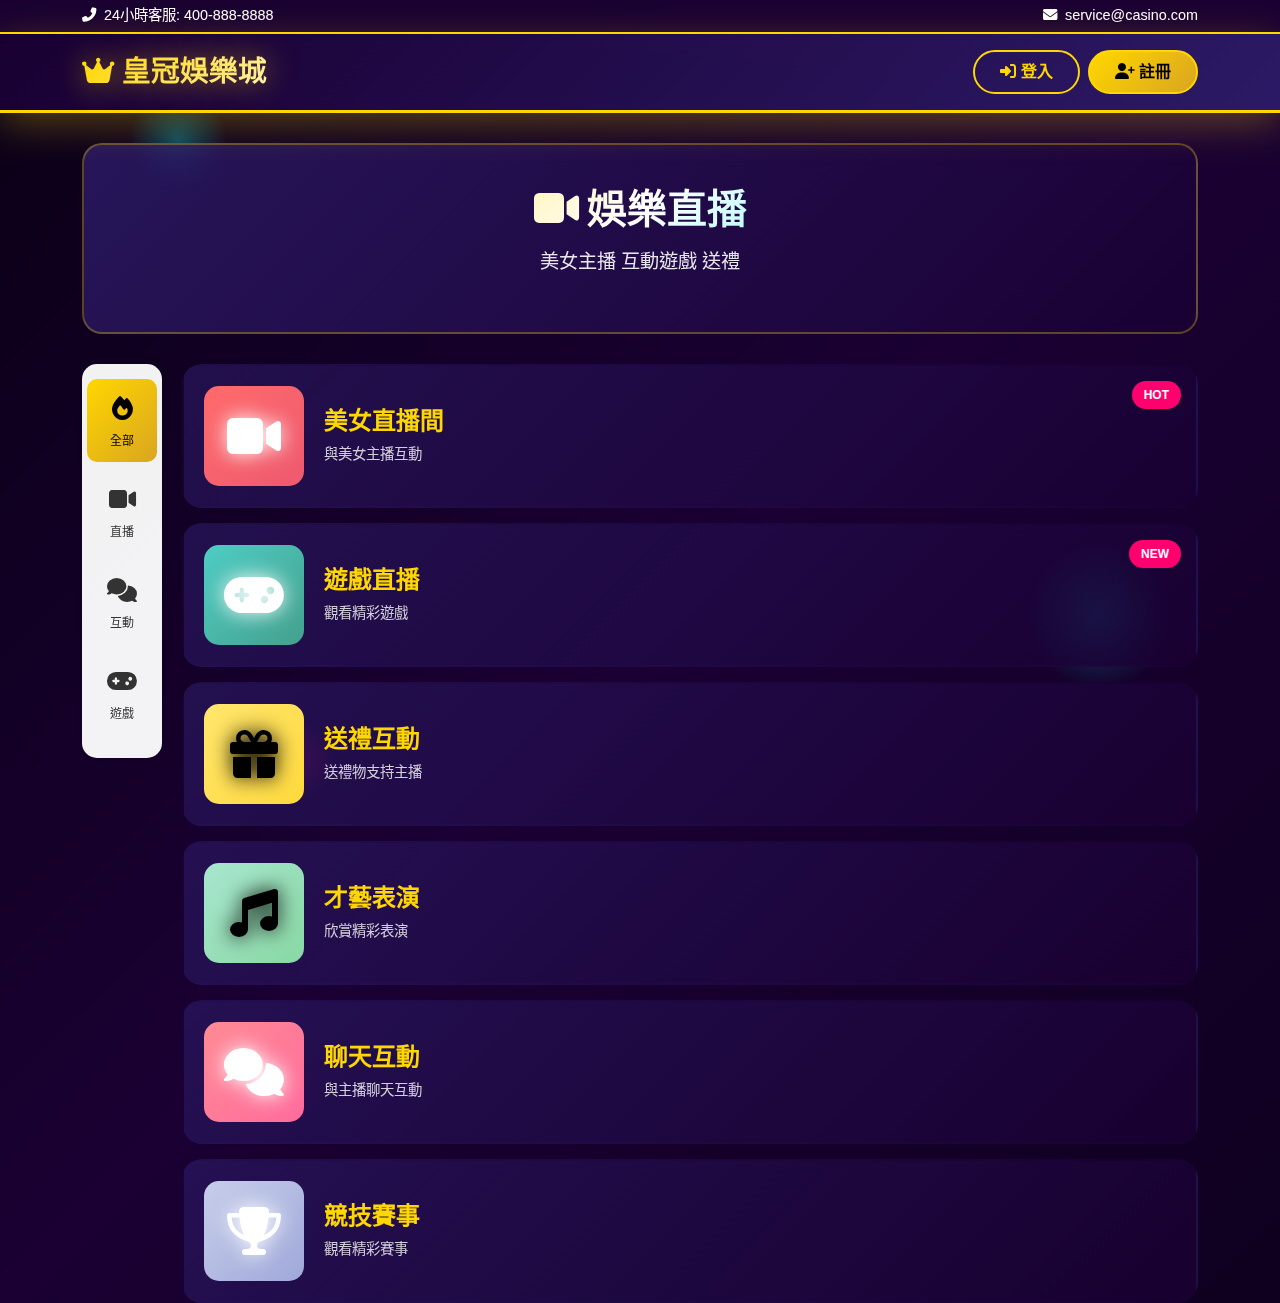
<file: streaming.html>
<!DOCTYPE html>
<html lang="zh-TW">
<head>
    <meta charset="UTF-8">
    <meta name="viewport" content="width=device-width, initial-scale=1.0">
    <title>娛樂直播 - 皇冠娛樂城</title>
    <link href="https://cdn.jsdelivr.net/npm/bootstrap@5.3.0/dist/css/bootstrap.min.css" rel="stylesheet">
    <link rel="stylesheet" href="https://cdnjs.cloudflare.com/ajax/libs/font-awesome/6.4.0/css/all.min.css">
    <link rel="stylesheet" href="common.css">
    <style>
        /* 主容器佈局 */
        .page-container {
            display: flex;
            gap: 20px;
            margin-top: 20px;
        }

        /* 左側垂直導航欄 */
        .left-sidebar {
            width: 80px;
            background: rgba(255, 255, 255, 0.95);
            border-radius: 15px;
            padding: 15px 5px;
            position: sticky;
            top: 100px;
            height: fit-content;
            max-height: calc(100vh - 120px);
            overflow-y: auto;
            z-index: 100;
            box-shadow: 2px 0 10px rgba(0, 0, 0, 0.1);
        }

        .sidebar-item {
            display: flex;
            flex-direction: column;
            align-items: center;
            padding: 12px 5px;
            margin-bottom: 8px;
            border-radius: 10px;
            cursor: pointer;
            transition: all 0.3s;
            color: #333;
            text-decoration: none;
        }

        .sidebar-item.active {
            background: linear-gradient(135deg, var(--gold), var(--dark-gold));
            color: #000;
        }

        .sidebar-item:not(.active):hover {
            background: rgba(255, 215, 0, 0.2);
        }

        .sidebar-icon {
            font-size: 1.5rem;
            margin-bottom: 5px;
        }

        .sidebar-text {
            font-size: 0.75rem;
            font-weight: 500;
        }

        /* 主內容區域 */
        .main-content {
            flex: 1;
            min-width: 0;
        }

        /* 遊戲列表 - 三行顯示（垂直排列） */
        .game-list { 
            display: grid; 
            grid-template-columns: 1fr; 
            gap: 15px; 
            margin: 0; 
        }

        .game-item { 
            background: linear-gradient(135deg, rgba(45, 27, 105, 0.6), rgba(26, 0, 51, 0.8)); 
            border-radius: 20px; 
            padding: 20px; 
            text-align: left;
            display: flex;
            align-items: center;
            gap: 20px;
            border: 2px solid transparent; 
            transition: all 0.4s; 
            cursor: pointer; 
            position: relative; 
        }

        .game-item:hover { 
            transform: translateY(-5px); 
            border-color: var(--gold); 
            box-shadow: 0 20px 60px rgba(255, 215, 0, 0.4); 
        }

        .game-item-icon-wrapper {
            flex-shrink: 0;
            width: 100px;
            height: 100px;
            display: flex;
            align-items: center;
            justify-content: center;
            background: rgba(255, 255, 255, 0.1);
            border-radius: 15px;
        }

        .game-item-icon {
            font-size: 3rem;
            filter: drop-shadow(0 0 10px currentColor);
        }

        .game-item-content {
            flex: 1;
        }

        .game-item-title { 
            font-size: 1.5rem; 
            font-weight: bold; 
            margin-bottom: 8px; 
            color: var(--gold); 
        }

        .game-item-desc { 
            font-size: 0.9rem; 
            opacity: 0.8; 
            margin: 0;
        }

        .game-item-badge { 
            position: absolute; 
            top: 15px; 
            right: 15px; 
            background: var(--neon-pink); 
            color: #fff; 
            padding: 5px 12px; 
            border-radius: 15px; 
            font-size: 0.75rem; 
            font-weight: bold; 
        }

        .page-header { 
            background: linear-gradient(135deg, rgba(45, 27, 105, 0.8), rgba(26, 0, 51, 0.9)); 
            border-radius: 20px; 
            padding: 40px; 
            margin: 30px 0; 
            text-align: center; 
            border: 2px solid rgba(255, 215, 0, 0.3); 
        }

        .page-title { 
            font-size: 2.5rem; 
            font-weight: bold; 
            background: linear-gradient(135deg, var(--gold), #fff, var(--neon-blue)); 
            -webkit-background-clip: text; 
            background-clip: text; 
            -webkit-text-fill-color: transparent; 
            margin-bottom: 15px; 
        }

        .page-subtitle { 
            font-size: 1.2rem; 
            opacity: 0.9; 
        }

        /* 手機版樣式 */
        @media (max-width: 768px) {
            .page-container {
                flex-direction: row;
                gap: 10px;
            }

            .left-sidebar {
                width: 70px;
                padding: 10px 4px;
                border-radius: 0 12px 12px 0;
                top: 60px;
                max-height: calc(100vh - 80px);
            }

            .sidebar-icon {
                font-size: 1.3rem;
                margin-bottom: 3px;
            }

            .sidebar-text {
                font-size: 0.7rem;
            }

            .game-list {
                grid-template-columns: 1fr;
                gap: 12px;
            }

            .game-item {
                padding: 15px;
                border-radius: 15px;
                display: flex;
                align-items: center;
                gap: 15px;
            }

            .game-item-icon-wrapper {
                width: 60px;
                height: 60px;
            }

            .game-item-icon {
                font-size: 2rem;
            }

            .game-item-title {
                font-size: 1rem;
                margin-bottom: 5px;
            }

            .game-item-desc {
                font-size: 0.75rem;
            }
        }
    </style>
</head>
<body>
    <div class="bg-animation"><span></span><span></span><span></span></div>
    <div class="top-bar"><div class="container"><div class="d-flex justify-content-between align-items-center"><div><i class="fas fa-phone-alt me-2"></i>24小時客服: 400-888-8888</div><div><i class="fas fa-envelope me-2"></i>service@casino.com</div></div></div></div>
    <header class="main-header py-3"><div class="container"><div class="row align-items-center"><div class="col-md-3"><div class="logo" onclick="window.location.href='index.html'" style="cursor: pointer;"><i class="fas fa-crown"></i> 皇冠娛樂城</div></div><div class="col-md-6 text-center"><div id="balanceSection" style="display: none;"><div class="balance-display"><i class="fas fa-wallet me-2"></i>餘額: <span id="userBalance">0</span> 元</div></div></div><div class="col-md-3 text-end"><div id="authButtons"><button class="btn btn-login me-2" onclick="showLogin()"><i class="fas fa-sign-in-alt"></i> 登入</button><button class="btn btn-register" onclick="showRegister()"><i class="fas fa-user-plus"></i> 註冊</button></div><div id="userMenu" style="display: none;"><div class="dropdown"><button class="btn btn-login dropdown-toggle" data-bs-toggle="dropdown"><i class="fas fa-user-circle"></i> <span id="username"></span></button><ul class="dropdown-menu dropdown-menu-end"><li><a class="dropdown-item" href="#" onclick="showDeposit()"><i class="fas fa-plus-circle"></i> 充值</a></li><li><a class="dropdown-item" href="#" onclick="showWithdraw()"><i class="fas fa-minus-circle"></i> 提款</a></li><li><hr class="dropdown-divider"></li><li><a class="dropdown-item" href="#" onclick="logout()"><i class="fas fa-sign-out-alt"></i> 登出</a></li></ul></div></div></div></div></div></header>
    <div class="container">
        <div class="page-header">
            <h1 class="page-title"><i class="fas fa-video me-2"></i>娛樂直播</h1>
            <p class="page-subtitle">美女主播 互動遊戲 送禮</p>
        </div>
        <div class="page-container">
            <!-- 左側垂直導航欄 -->
            <div class="left-sidebar">
                <div class="sidebar-item active" onclick="filterGames('all', this)">
                    <div class="sidebar-icon"><i class="fas fa-fire"></i></div>
                    <div class="sidebar-text">全部</div>
                </div>
                <div class="sidebar-item" onclick="filterGames('live', this)">
                    <div class="sidebar-icon"><i class="fas fa-video"></i></div>
                    <div class="sidebar-text">直播</div>
                </div>
                <div class="sidebar-item" onclick="filterGames('interaction', this)">
                    <div class="sidebar-icon"><i class="fas fa-comments"></i></div>
                    <div class="sidebar-text">互動</div>
                </div>
                <div class="sidebar-item" onclick="filterGames('game', this)">
                    <div class="sidebar-icon"><i class="fas fa-gamepad"></i></div>
                    <div class="sidebar-text">遊戲</div>
                </div>
            </div>

            <!-- 主內容區域 -->
            <div class="main-content">
                <div class="game-list">
                    <div class="game-item" data-streaming-type="live" onclick="playGame('美女直播間')">
                        <span class="game-item-badge">HOT</span>
                        <div class="game-item-icon-wrapper" style="background: linear-gradient(135deg, #ff6b6b, #ee5a6f);">
                            <i class="fas fa-video game-item-icon" style="color: #fff;"></i>
                        </div>
                        <div class="game-item-content">
                            <h3 class="game-item-title">美女直播間</h3>
                            <p class="game-item-desc">與美女主播互動</p>
                        </div>
                    </div>
                    <div class="game-item" data-streaming-type="game" onclick="playGame('遊戲直播')">
                        <span class="game-item-badge">NEW</span>
                        <div class="game-item-icon-wrapper" style="background: linear-gradient(135deg, #4ecdc4, #44a08d);">
                            <i class="fas fa-gamepad game-item-icon" style="color: #fff;"></i>
                        </div>
                        <div class="game-item-content">
                            <h3 class="game-item-title">遊戲直播</h3>
                            <p class="game-item-desc">觀看精彩遊戲</p>
                        </div>
                    </div>
                    <div class="game-item" data-streaming-type="interaction" onclick="playGame('送禮互動')">
                        <div class="game-item-icon-wrapper" style="background: linear-gradient(135deg, #ffe66d, #ffd93d);">
                            <i class="fas fa-gift game-item-icon" style="color: #000;"></i>
                        </div>
                        <div class="game-item-content">
                            <h3 class="game-item-title">送禮互動</h3>
                            <p class="game-item-desc">送禮物支持主播</p>
                        </div>
                    </div>
                    <div class="game-item" data-streaming-type="live" onclick="playGame('才藝表演')">
                        <div class="game-item-icon-wrapper" style="background: linear-gradient(135deg, #a8e6cf, #88d8a3);">
                            <i class="fas fa-music game-item-icon" style="color: #000;"></i>
                        </div>
                        <div class="game-item-content">
                            <h3 class="game-item-title">才藝表演</h3>
                            <p class="game-item-desc">欣賞精彩表演</p>
                        </div>
                    </div>
                    <div class="game-item" data-streaming-type="interaction" onclick="playGame('聊天互動')">
                        <div class="game-item-icon-wrapper" style="background: linear-gradient(135deg, #ff8b94, #ff6b9d);">
                            <i class="fas fa-comments game-item-icon" style="color: #fff;"></i>
                        </div>
                        <div class="game-item-content">
                            <h3 class="game-item-title">聊天互動</h3>
                            <p class="game-item-desc">與主播聊天互動</p>
                        </div>
                    </div>
                    <div class="game-item" data-streaming-type="game" onclick="playGame('競技賽事')">
                        <div class="game-item-icon-wrapper" style="background: linear-gradient(135deg, #c7ceea, #9fa8da);">
                            <i class="fas fa-trophy game-item-icon" style="color: #fff;"></i>
                        </div>
                        <div class="game-item-content">
                            <h3 class="game-item-title">競技賽事</h3>
                            <p class="game-item-desc">觀看精彩賽事</p>
                        </div>
                    </div>
                </div>
            </div>
        </div>
    </div>
    <script src="https://cdn.jsdelivr.net/npm/bootstrap@5.3.0/dist/js/bootstrap.bundle.min.js"></script>
    <script src="common.js"></script>
    <script>
        function playGame(gameName) { 
            if (!currentUser) { 
                alert('請先登入'); 
                showLogin(); 
                return; 
            } 
            alert(`即將進入 ${gameName}...`); 
        }

        function filterGames(type, element) {
            document.querySelectorAll('.sidebar-item').forEach(item => {
                item.classList.remove('active');
            });
            if (element) {
                element.closest('.sidebar-item').classList.add('active');
            }
            
            const gameItems = document.querySelectorAll('.game-item');
            gameItems.forEach(item => {
                const itemType = item.getAttribute('data-streaming-type');
                if (type === 'all') {
                    item.style.display = 'flex';
                } else {
                    item.style.display = itemType === type ? 'flex' : 'none';
                }
            });
        }
    </script>
</body>
</html>
</file>
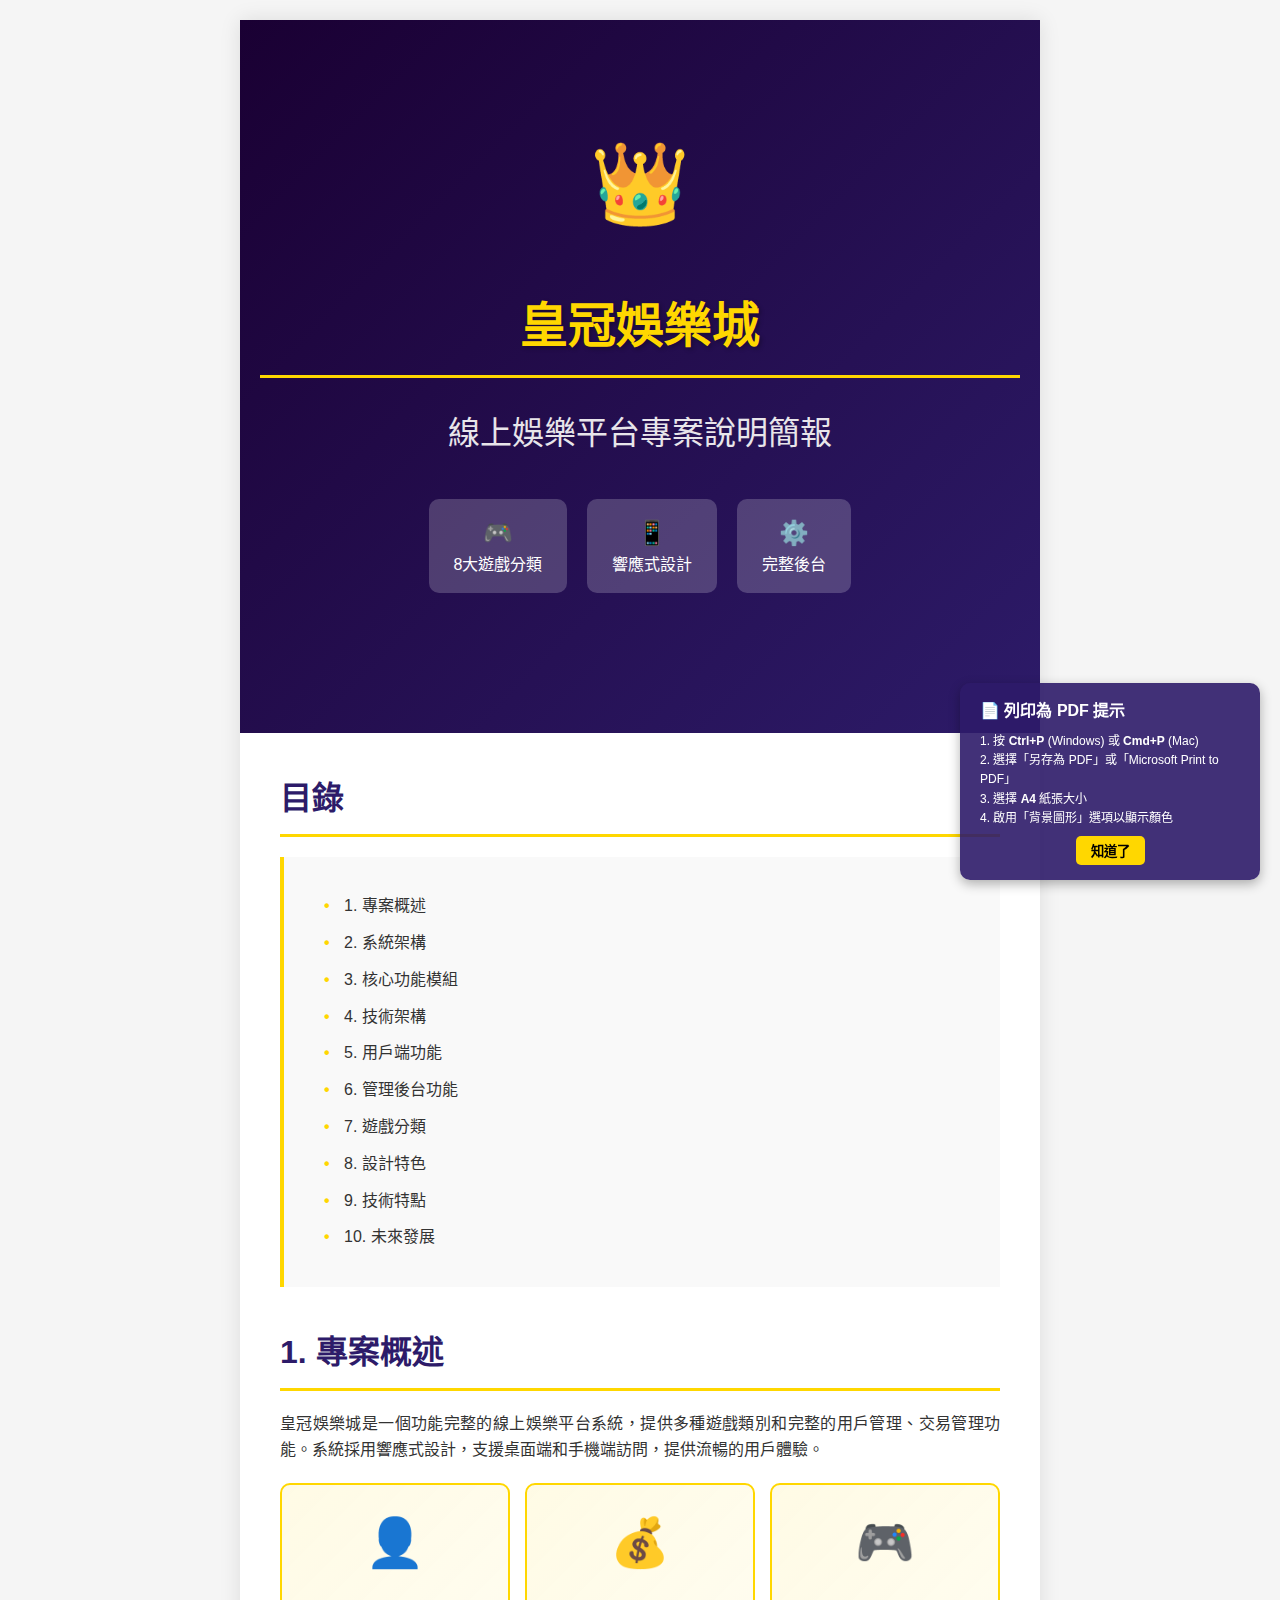
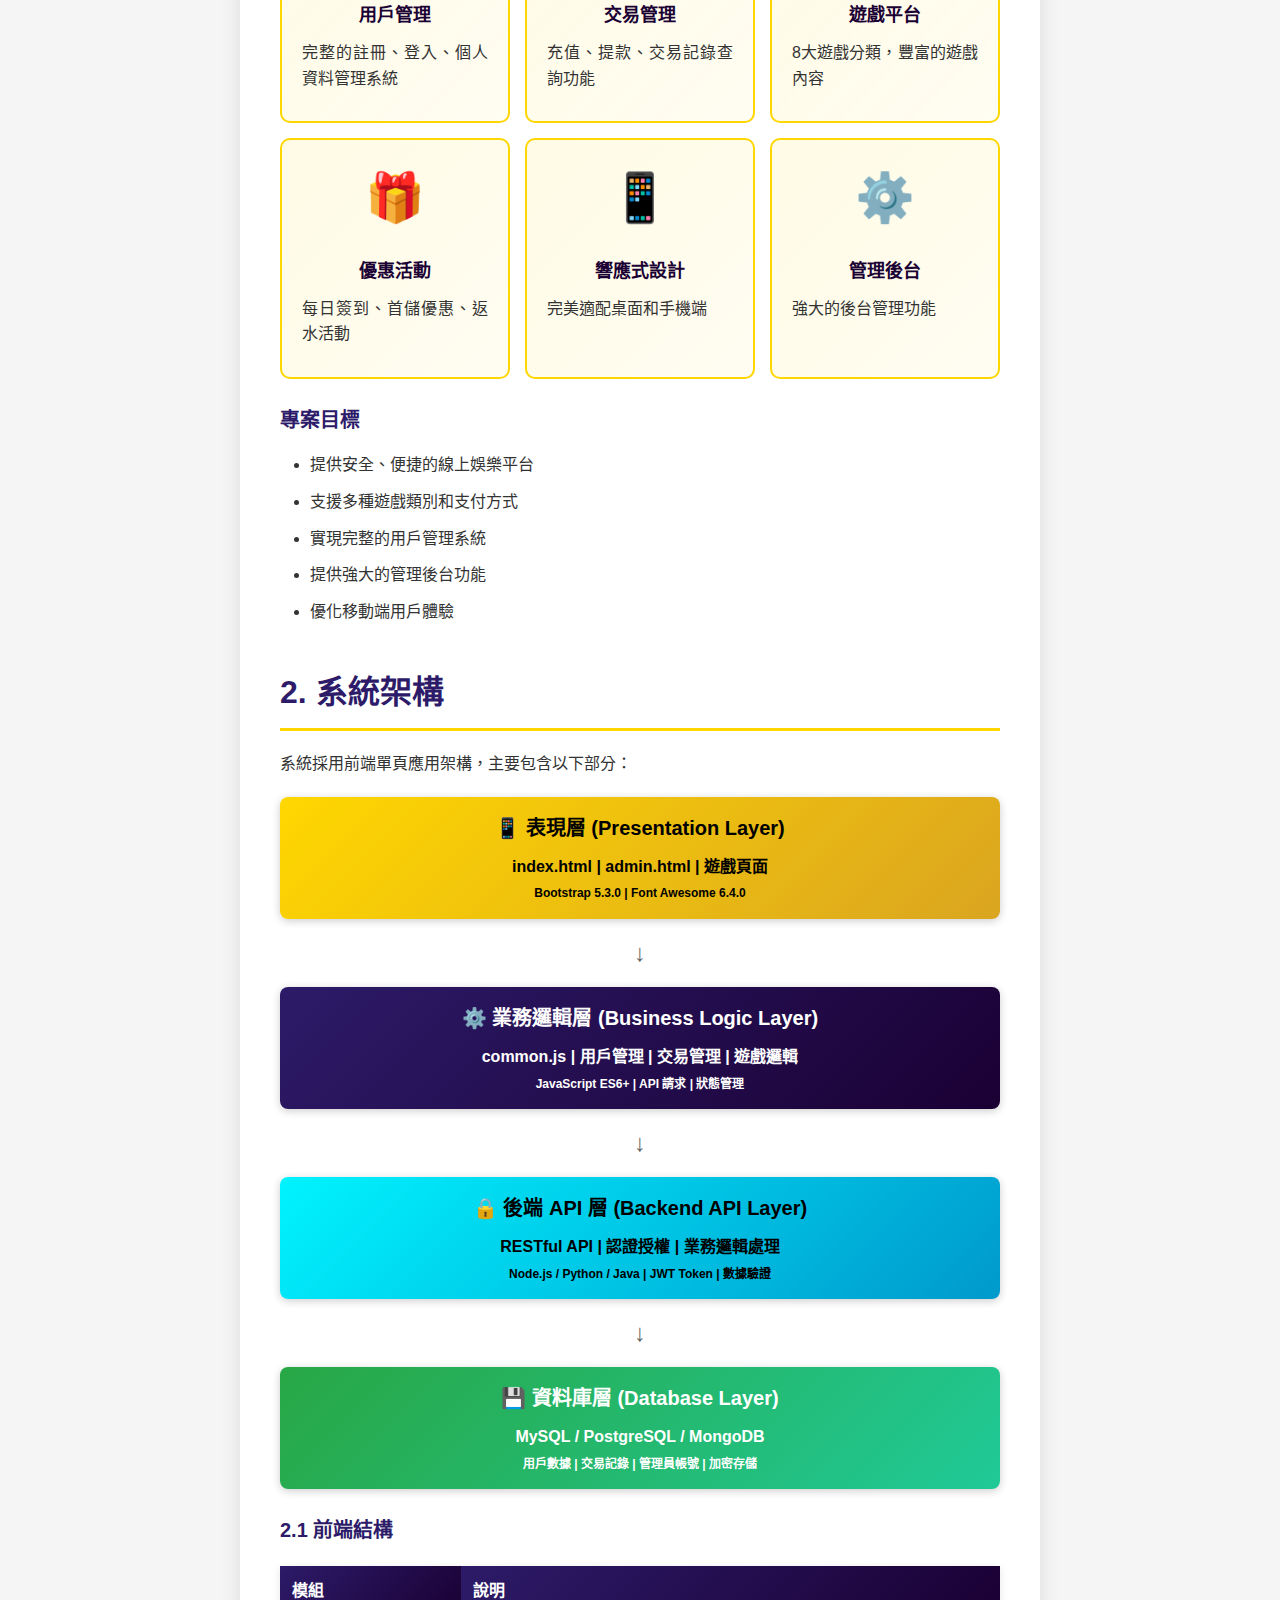
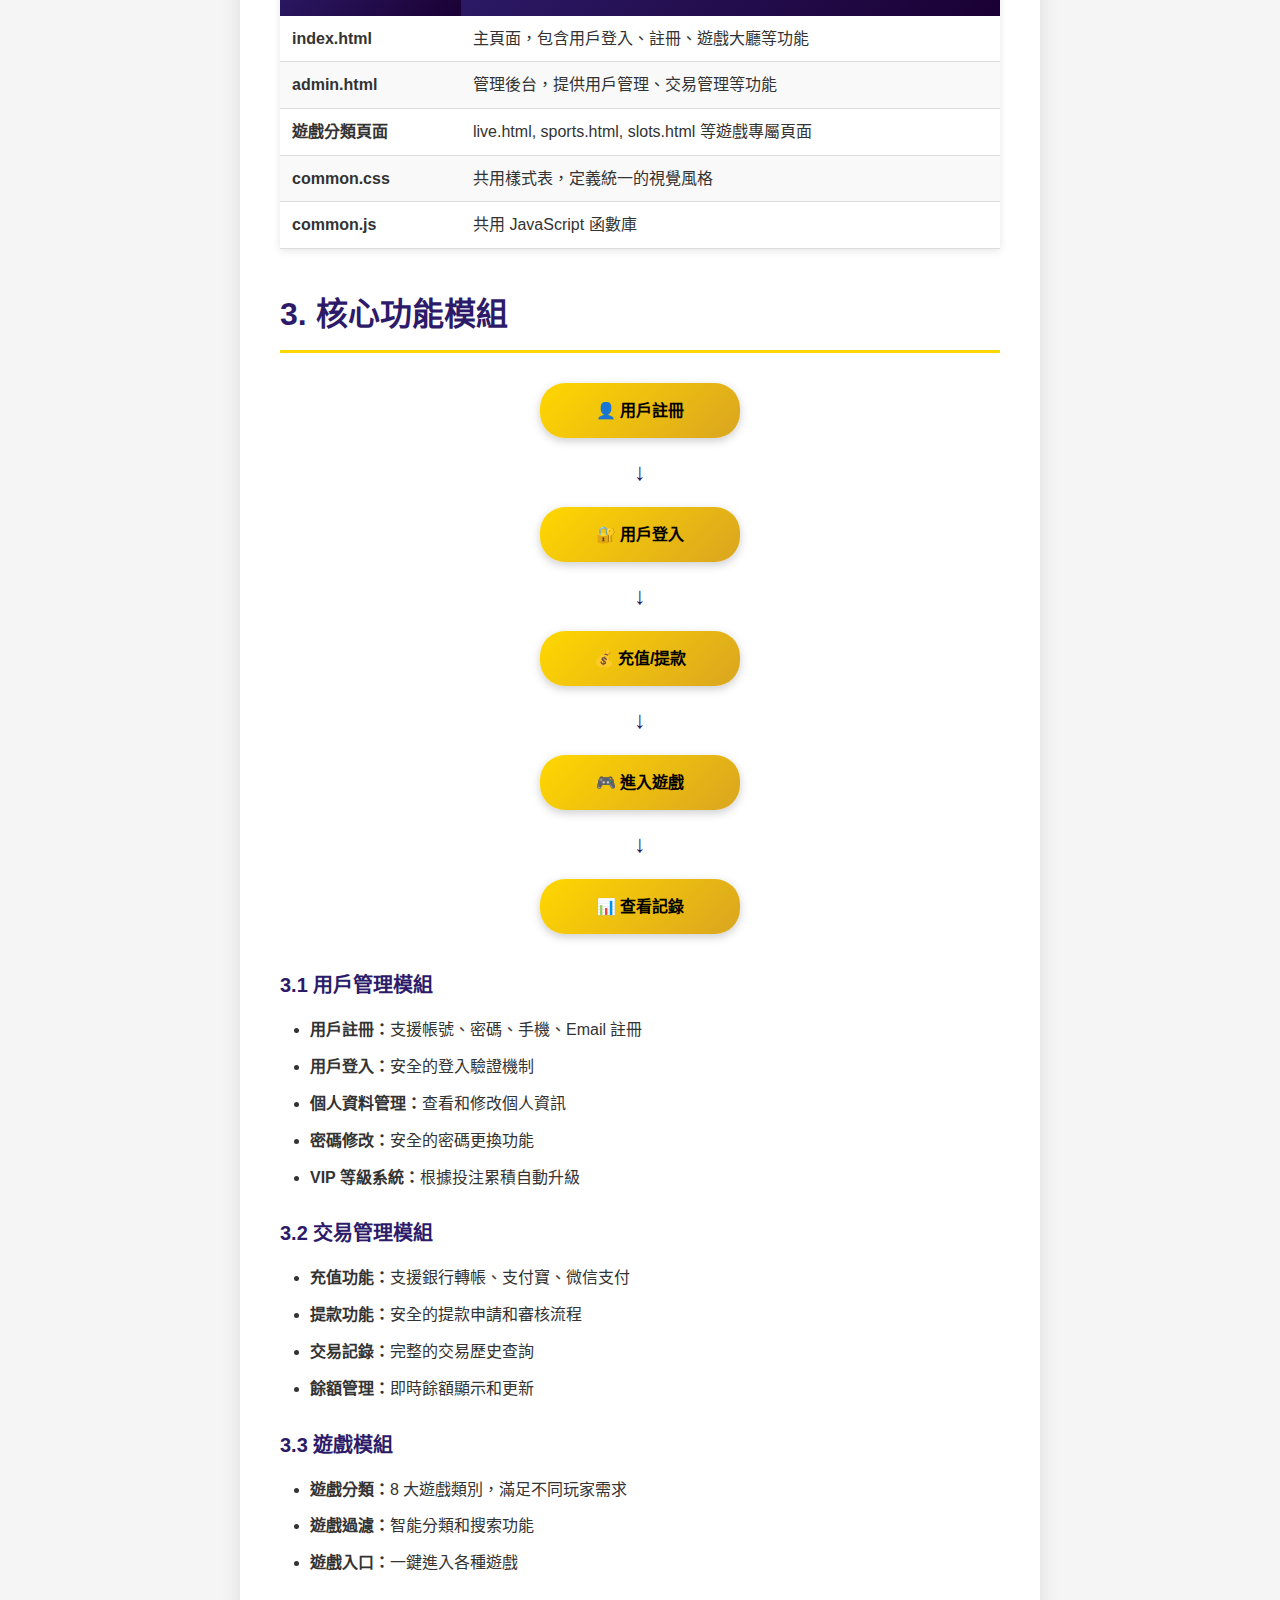
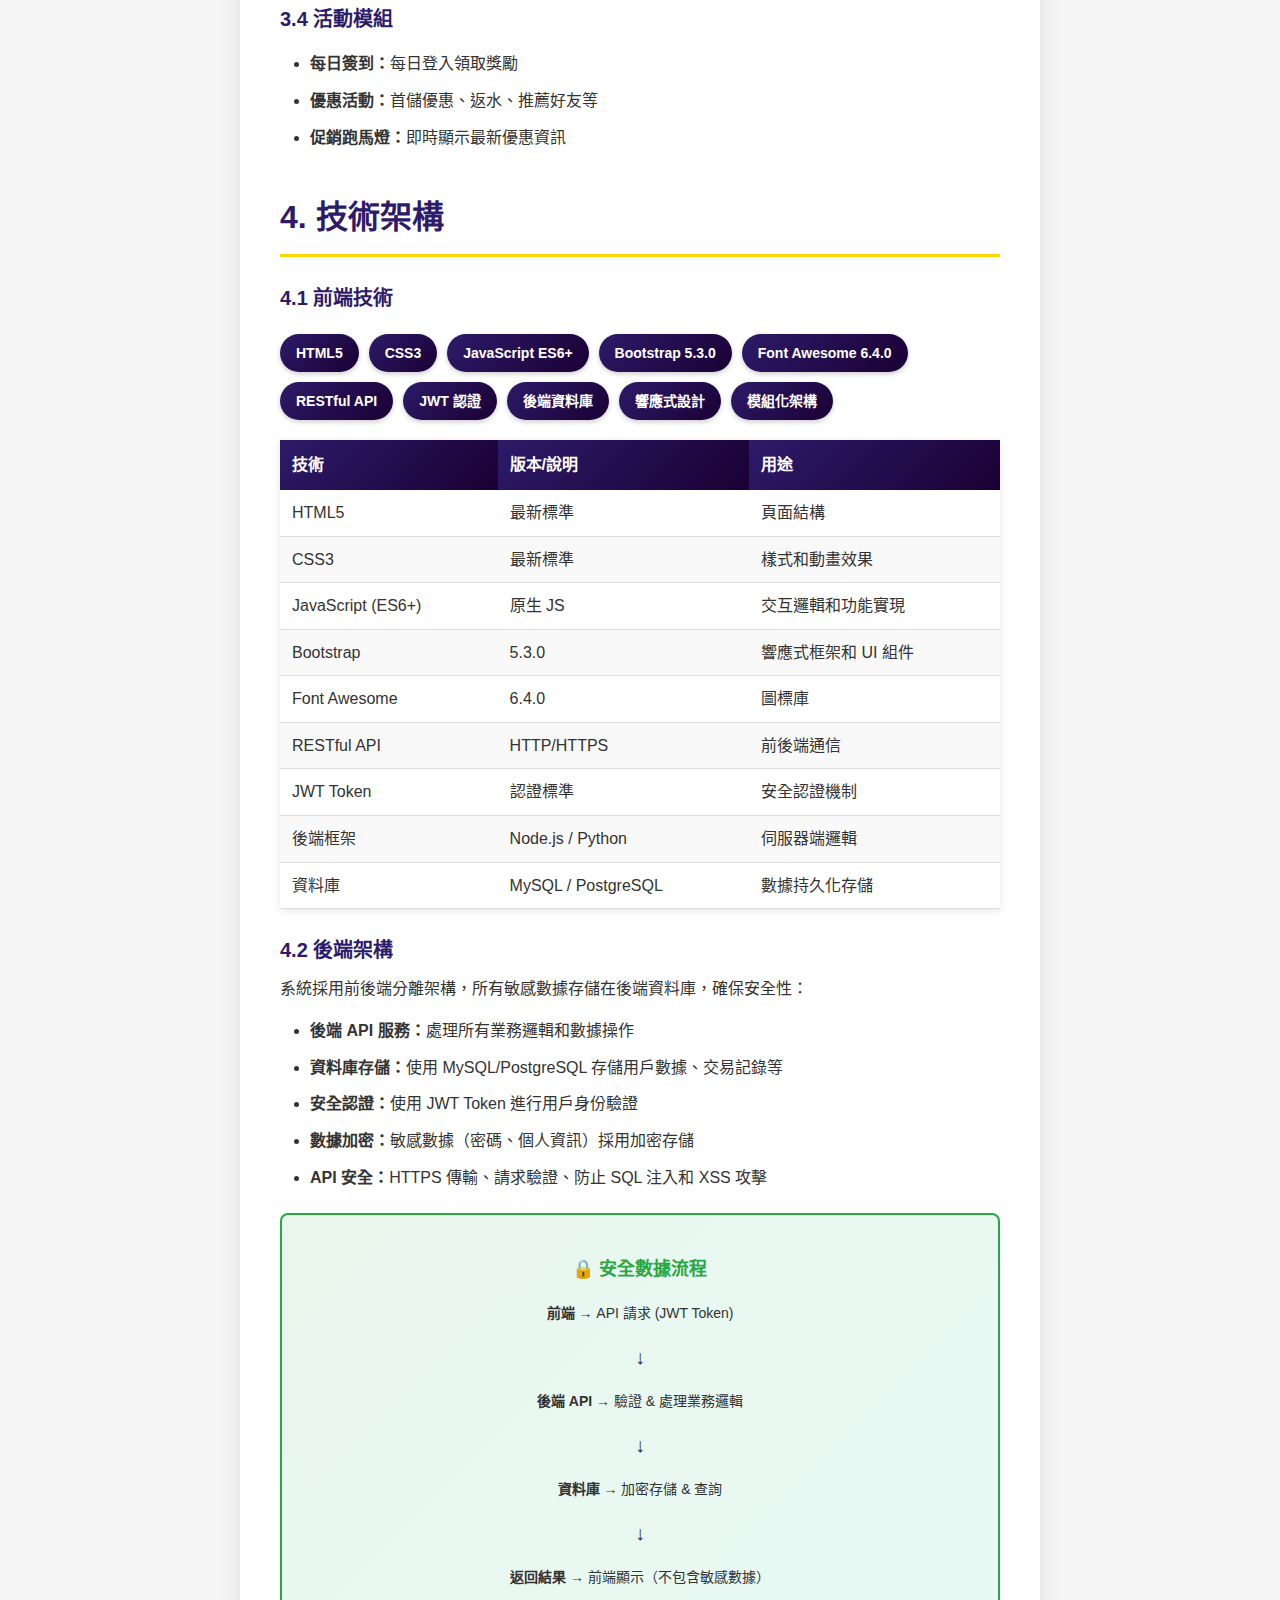
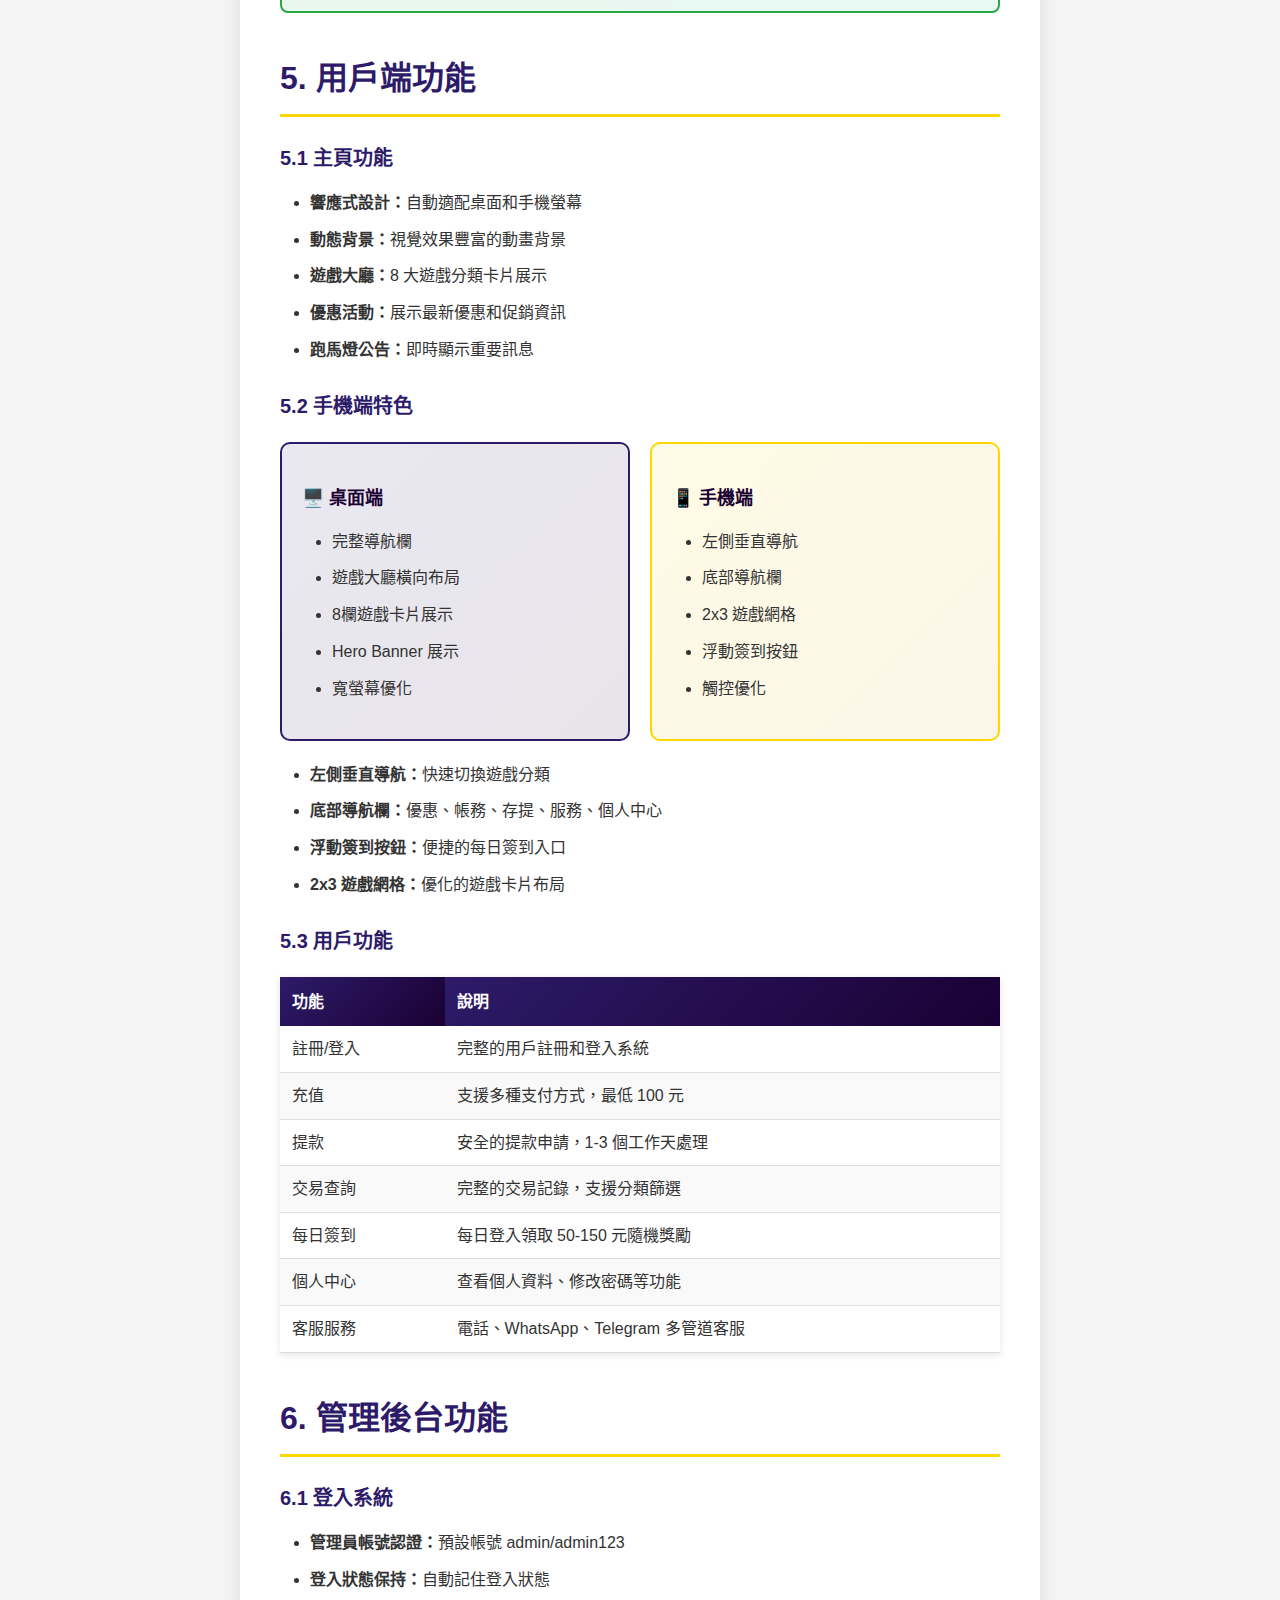
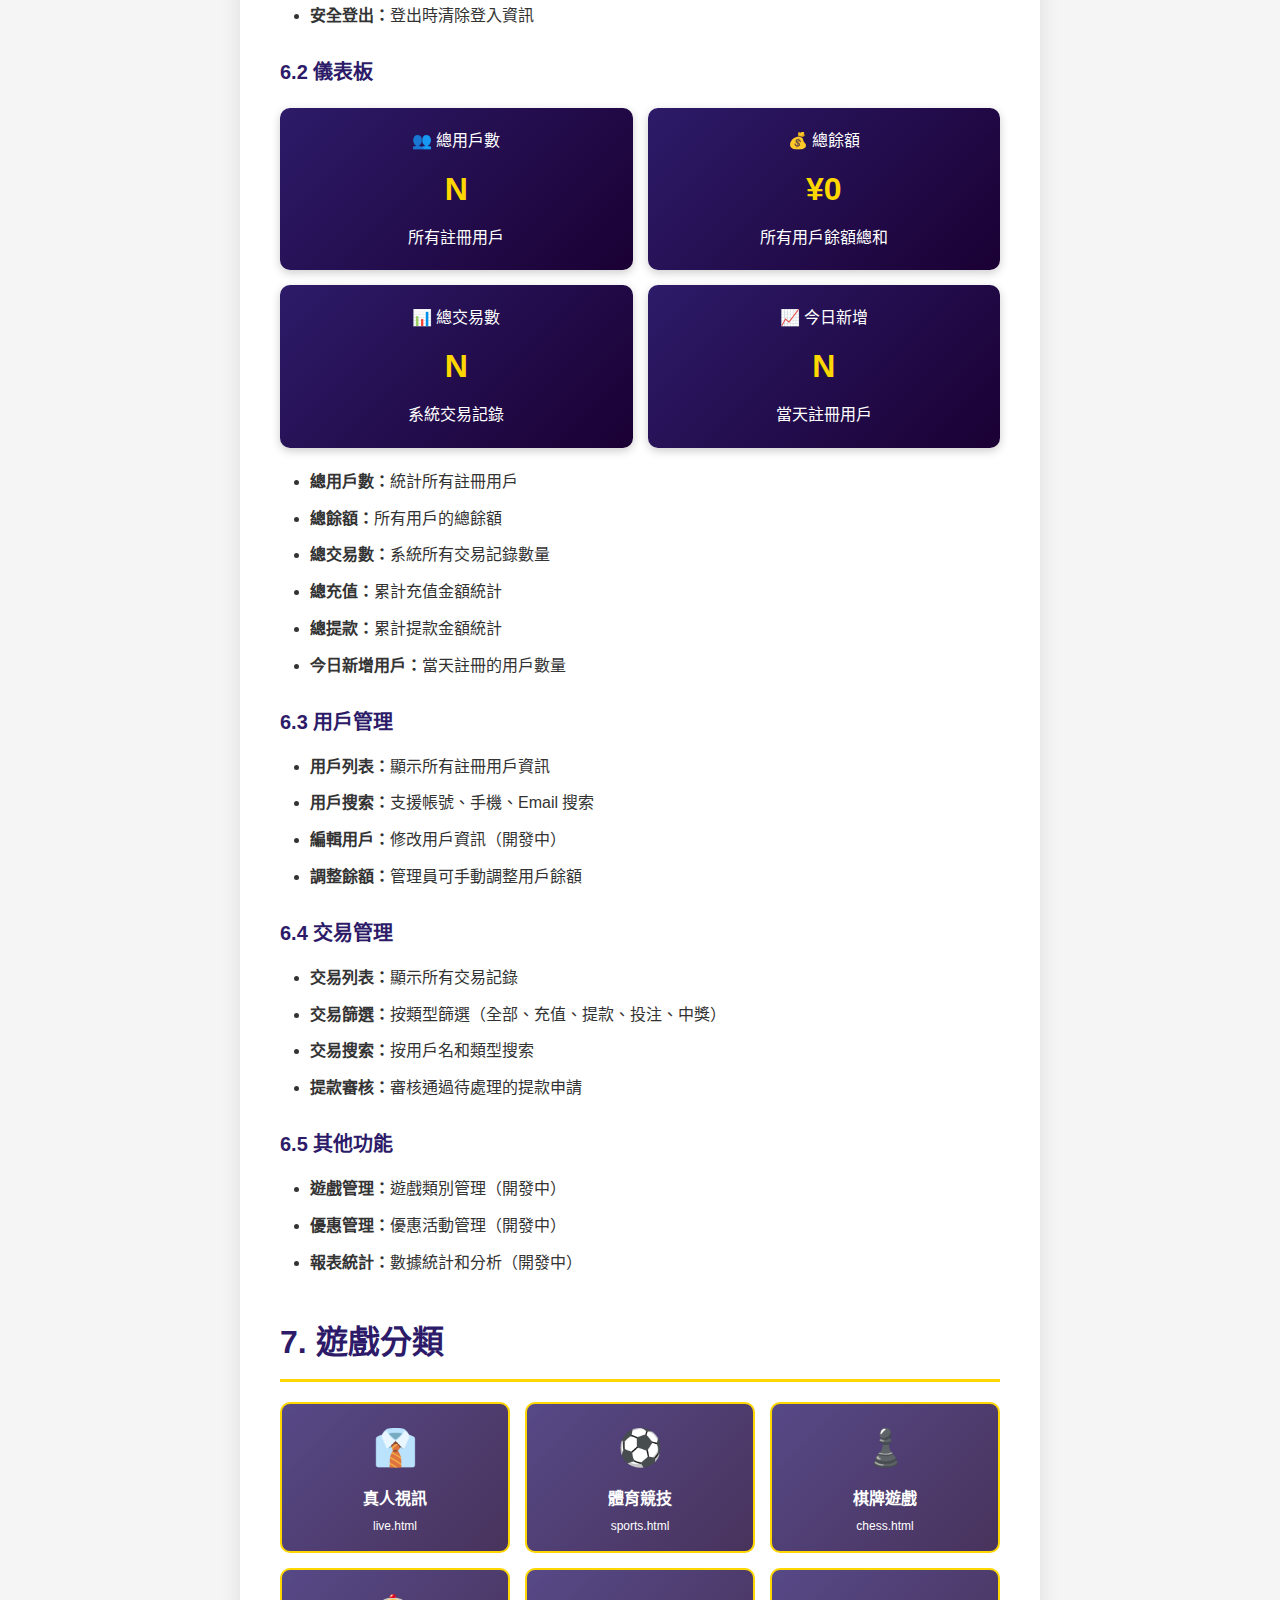
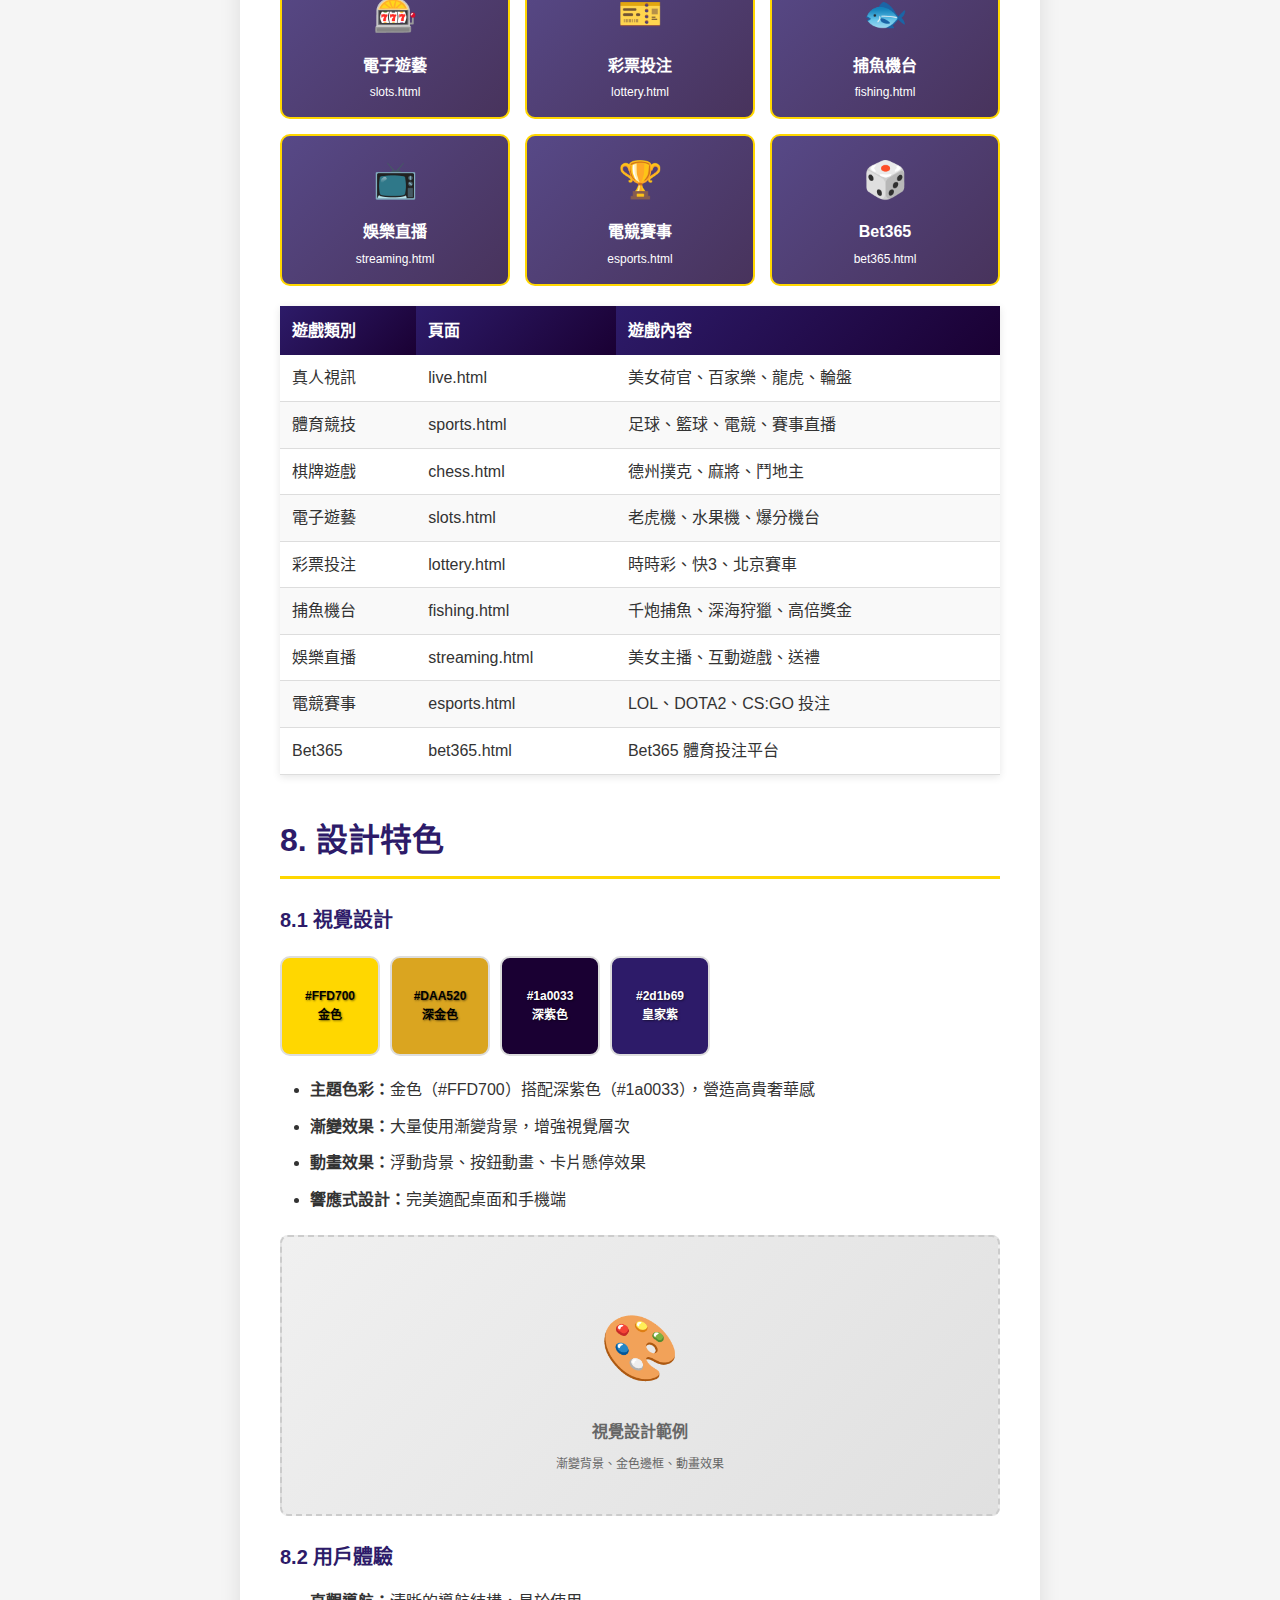
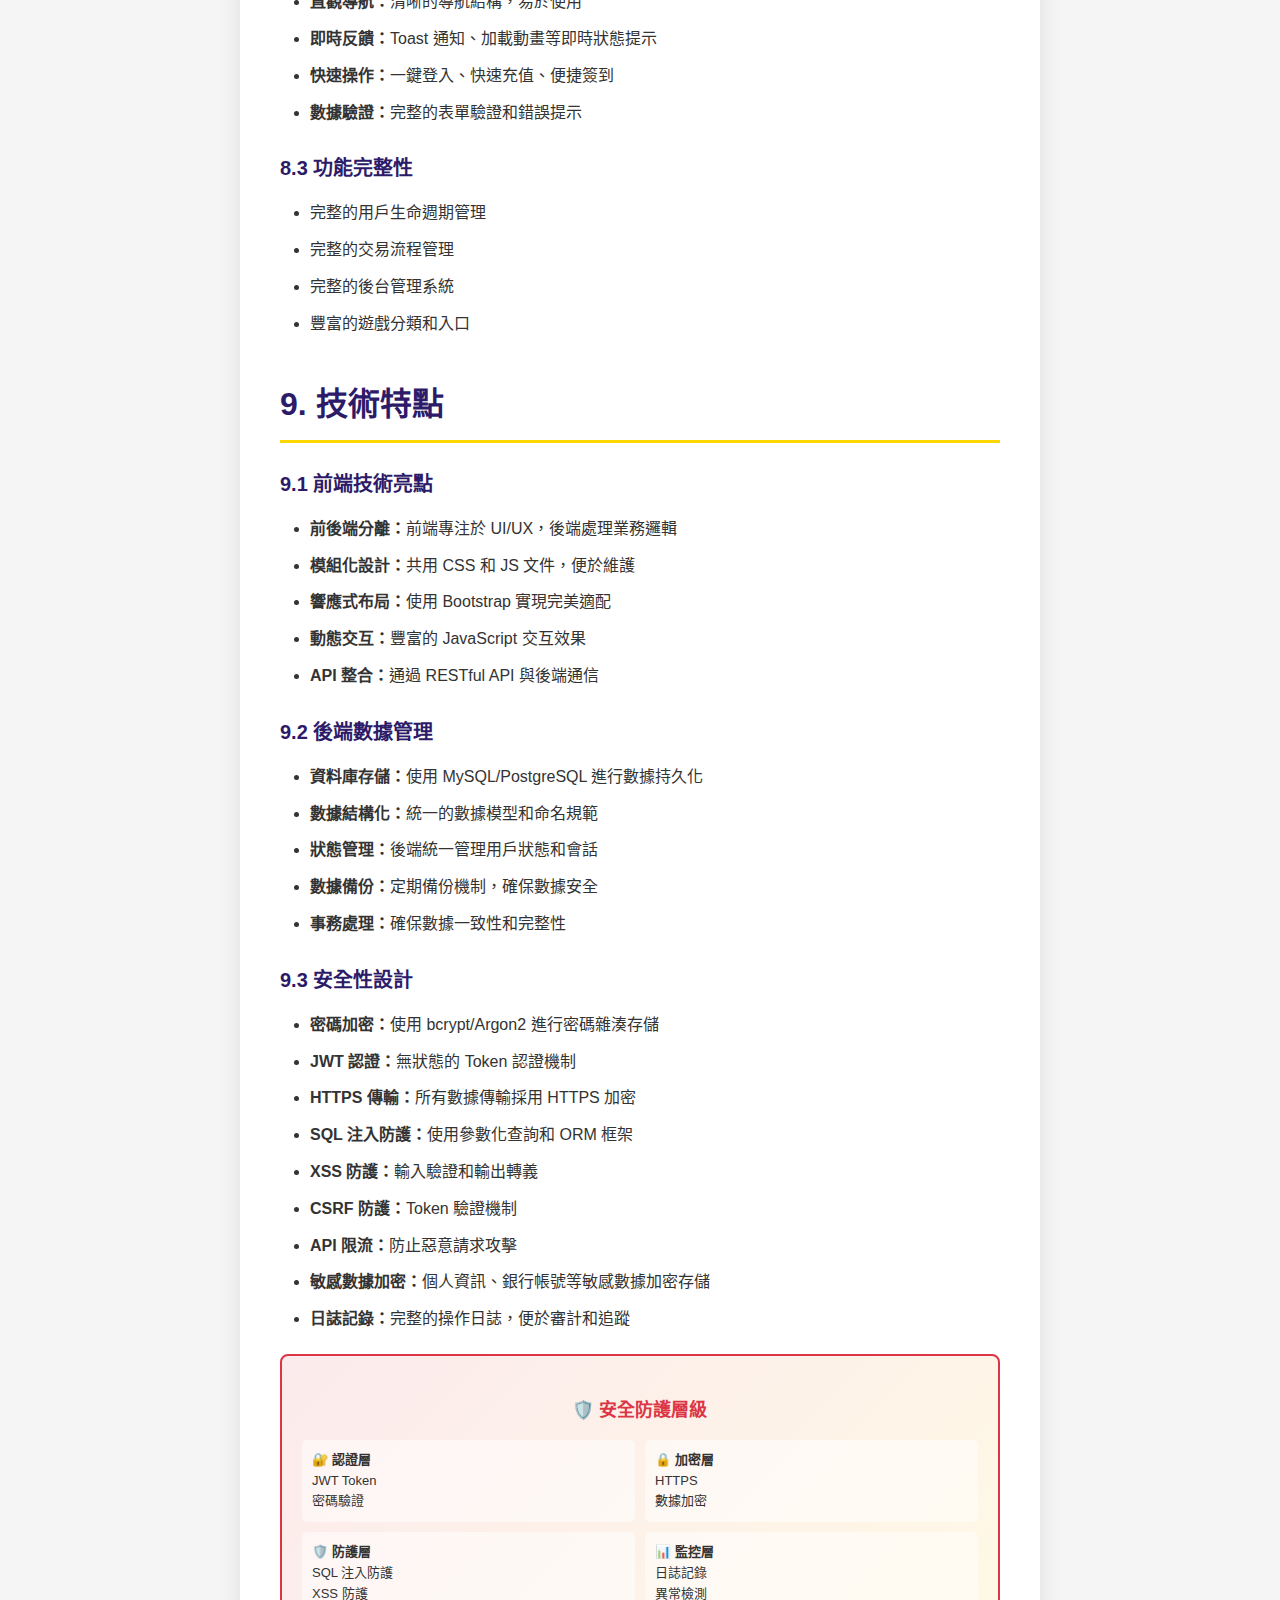
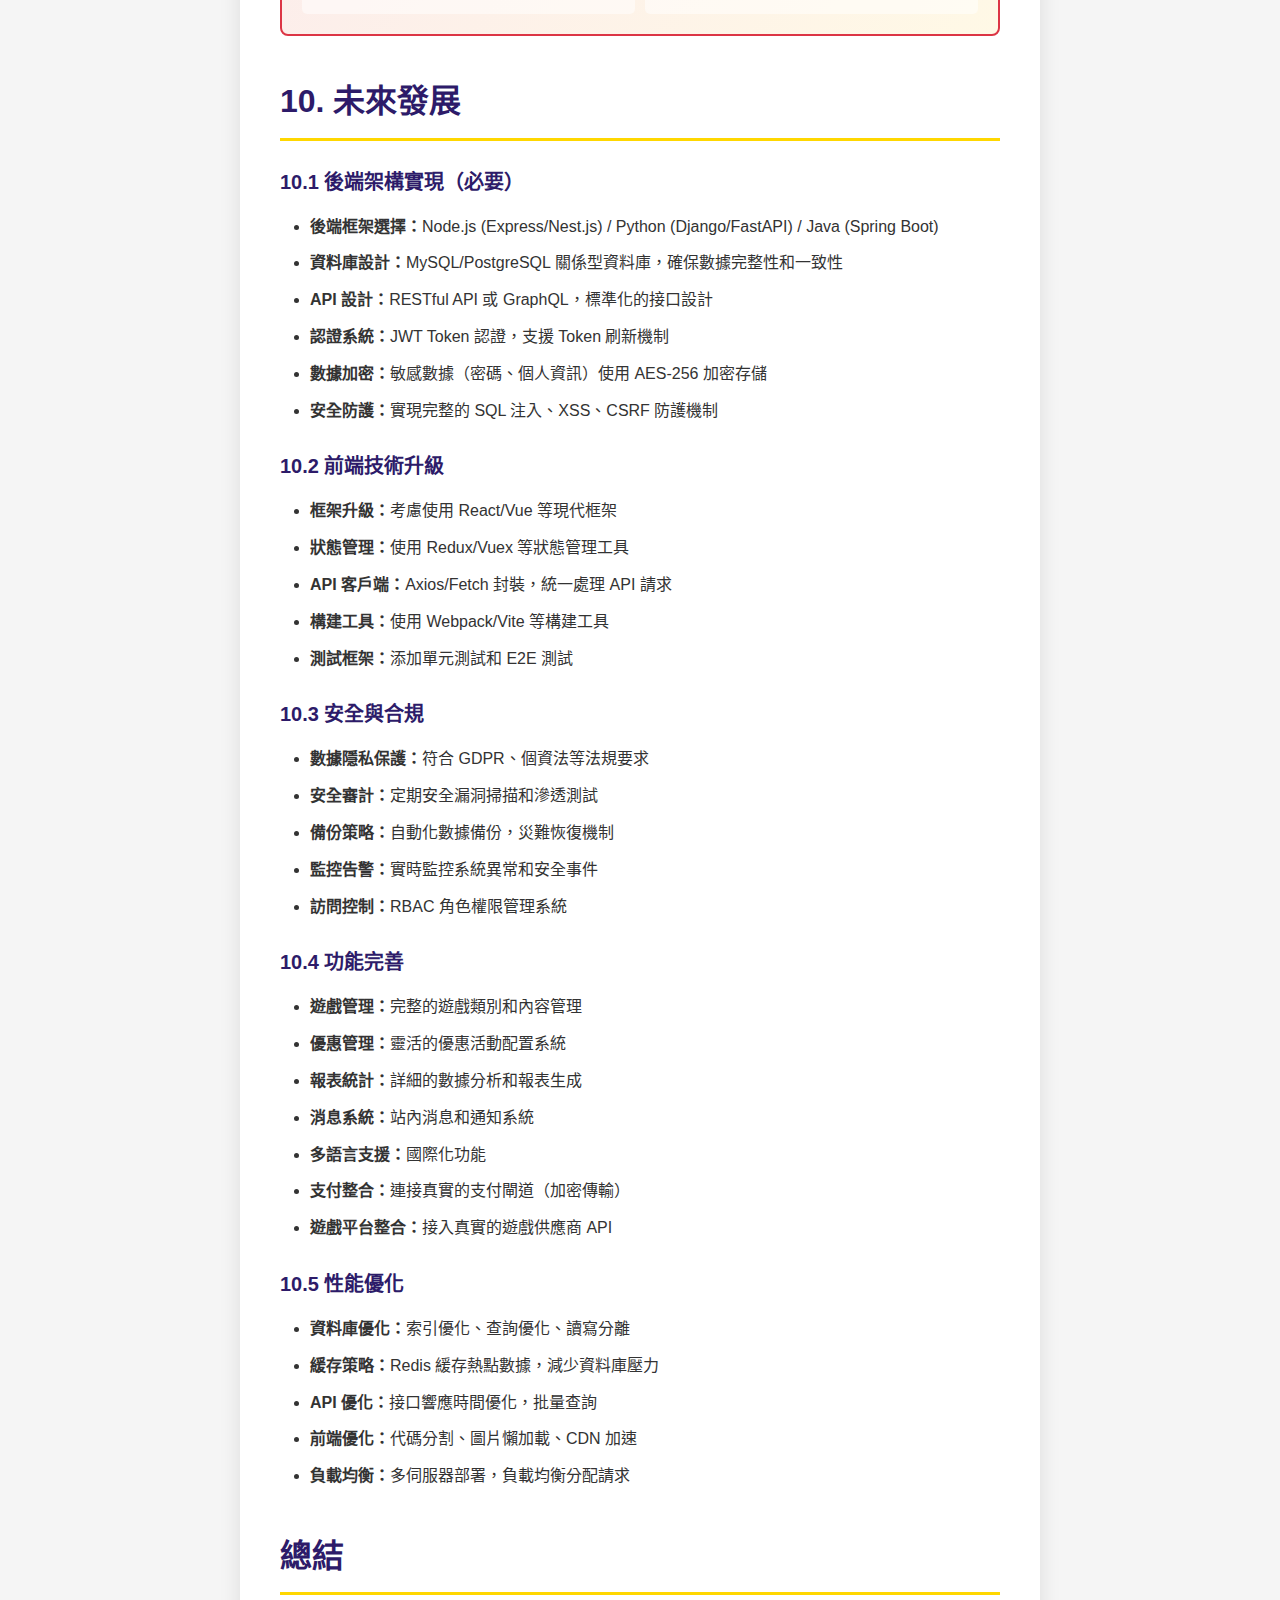
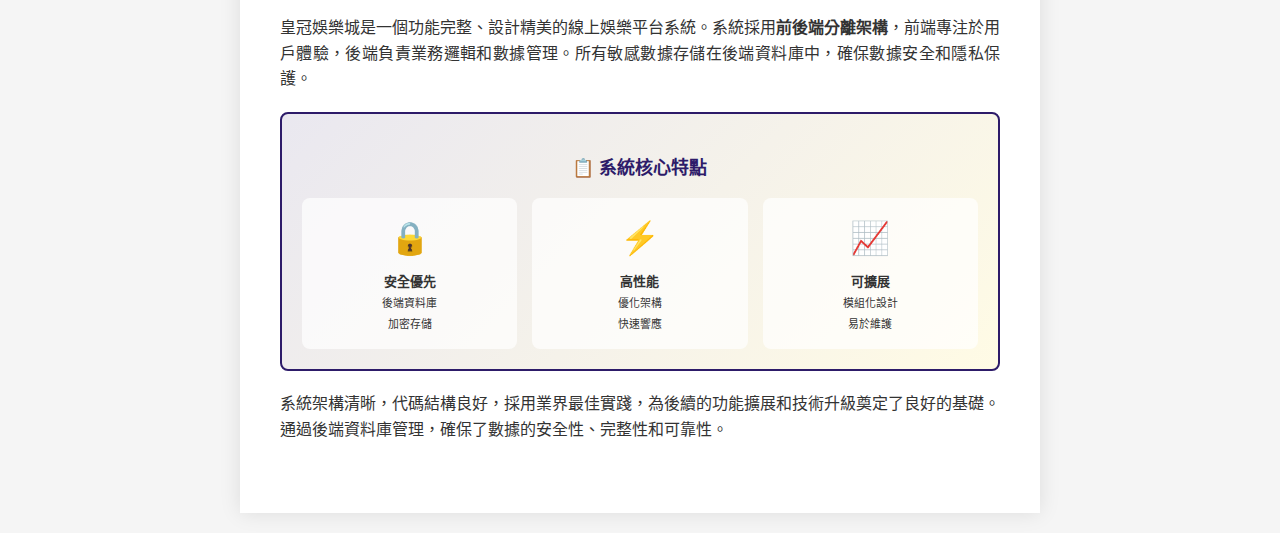
<file: 專案說明簡報.html>
<!DOCTYPE html>
<html lang="zh-TW">
<head>
    <meta charset="UTF-8">
    <meta name="viewport" content="width=device-width, initial-scale=1.0">
    <title>皇冠娛樂城 - 專案說明簡報</title>
    <style>
        @page {
            size: A4;
            margin: 1.5cm 2cm;
        }
        
        * {
            margin: 0;
            padding: 0;
            box-sizing: border-box;
        }
        
        body {
            font-family: 'Microsoft JhengHei', '微軟正黑體', Arial, sans-serif;
            line-height: 1.6;
            color: #333;
            background: #f5f5f5;
            padding: 20px;
        }
        
        @media print {
            @page {
                size: A4;
                margin: 1.5cm 2cm;
            }
            
            body {
                background: white;
                padding: 0;
                margin: 0;
            }
            
            .container {
                max-width: 100%;
                margin: 0;
                padding: 0;
                box-shadow: none;
                background: white;
            }
            
            .page-break {
                page-break-before: always;
                break-before: page;
            }
            
            .cover {
                margin: 0;
                padding: 80px 20px;
                page-break-after: always;
            }
            
            h1, h2, h3, h4 {
                page-break-after: avoid;
                break-after: avoid;
            }
            
            table {
                page-break-inside: avoid;
                break-inside: avoid;
            }
            
            .feature-card,
            .game-category-card,
            .stat-card {
                page-break-inside: avoid;
                break-inside: avoid;
            }
            
            .flow-diagram,
            .architecture-diagram,
            .tech-stack {
                page-break-inside: avoid;
                break-inside: avoid;
            }
            
            .comparison-box {
                page-break-inside: avoid;
                break-inside: avoid;
            }
            
            ul, ol {
                page-break-inside: avoid;
            }
            
            img {
                max-width: 100%;
                page-break-inside: avoid;
            }
            
            /* 確保顏色在列印時正確顯示 */
            .cover {
                -webkit-print-color-adjust: exact;
                print-color-adjust: exact;
                color-adjust: exact;
            }
            
            .arch-layer,
            .feature-card,
            .game-category-card,
            .stat-card,
            .tech-tag {
                -webkit-print-color-adjust: exact;
                print-color-adjust: exact;
                color-adjust: exact;
            }
            
            /* 隱藏列印提示 */
            #printHint {
                display: none !important;
            }
        }
        
        .container {
            max-width: 800px;
            margin: 0 auto;
            background: white;
            padding: 40px;
            box-shadow: 0 0 20px rgba(0,0,0,0.1);
        }
        
        .cover {
            text-align: center;
            padding: 100px 20px;
            background: linear-gradient(135deg, #1a0033 0%, #2d1b69 100%);
            color: white;
            margin: -40px -40px 40px -40px;
        }
        
        .cover h1 {
            font-size: 48px;
            margin-bottom: 20px;
            color: #FFD700;
            text-shadow: 2px 2px 4px rgba(0,0,0,0.3);
        }
        
        .cover h2 {
            font-size: 32px;
            font-weight: normal;
            margin-bottom: 40px;
        }
        
        .cover .date {
            font-size: 16px;
            opacity: 0.9;
        }
        
        h1 {
            font-size: 32px;
            color: #2d1b69;
            margin: 40px 0 20px 0;
            padding-bottom: 10px;
            border-bottom: 3px solid #FFD700;
        }
        
        h2 {
            font-size: 24px;
            color: #e8e5ea;
            margin: 30px 0 15px 0;
        }
        
        h3 {
            font-size: 20px;
            color: #2d1b69;
            margin: 25px 0 10px 0;
        }
        
        h4 {
            font-size: 18px;
            color: #1a0033;
            margin: 20px 0 10px 0;
        }
        
        p {
            margin: 10px 0;
            text-align: justify;
        }
        
        ul {
            margin: 15px 0 15px 30px;
        }
        
        li {
            margin: 8px 0;
            line-height: 1.8;
        }
        
        table {
            width: 100%;
            border-collapse: collapse;
            margin: 20px 0;
            box-shadow: 0 2px 8px rgba(0,0,0,0.1);
        }
        
        th {
            background: linear-gradient(135deg, #2d1b69 0%, #1a0033 100%);
            color: white;
            padding: 12px;
            text-align: left;
            font-weight: bold;
        }
        
        td {
            padding: 10px 12px;
            border-bottom: 1px solid #ddd;
        }
        
        tr:nth-child(even) {
            background: #f9f9f9;
        }
        
        tr:hover {
            background: #f0f0f0;
        }
        
        .highlight {
            background: #fff9c4;
            padding: 2px 4px;
            border-radius: 3px;
        }
        
        .toc {
            background: #f9f9f9;
            padding: 20px;
            border-left: 4px solid #FFD700;
            margin: 20px 0;
        }
        
        .toc ul {
            list-style: none;
            margin-left: 0;
        }
        
        .toc li {
            margin: 8px 0;
            padding-left: 20px;
        }
        
        .toc li::before {
            content: "• ";
            color: #FFD700;
            font-weight: bold;
            margin-right: 10px;
        }
        
        .footer {
            text-align: center;
            margin-top: 40px;
            padding-top: 20px;
            border-top: 1px solid #ddd;
            color: #666;
            font-size: 12px;
        }
        
        .section {
            margin: 30px 0;
        }
        
        .badge {
            display: inline-block;
            padding: 4px 8px;
            background: #FFD700;
            color: #000;
            border-radius: 4px;
            font-size: 12px;
            font-weight: bold;
            margin-left: 10px;
        }
        
        /* 圖文內容樣式 */
        .diagram {
            margin: 20px 0;
            padding: 20px;
            background: #f9f9f9;
            border-radius: 8px;
            border: 2px solid #e0e0e0;
        }
        
        .architecture-diagram {
            display: flex;
            flex-direction: column;
            gap: 15px;
            margin: 20px 0;
        }
        
        .arch-layer {
            padding: 15px;
            border-radius: 8px;
            text-align: center;
            font-weight: bold;
            color: white;
            box-shadow: 0 2px 8px rgba(0,0,0,0.2);
        }
        
        .arch-layer.presentation {
            background: linear-gradient(135deg, #FFD700, #DAA520);
            color: #000;
        }
        
        .arch-layer.business {
            background: linear-gradient(135deg, #2d1b69, #1a0033);
        }
        
        .arch-layer.data {
            background: linear-gradient(135deg, #00f3ff, #0099cc);
            color: #000;
        }
        
        .arch-arrow {
            text-align: center;
            font-size: 24px;
            color: #666;
        }
        
        .feature-grid {
            display: grid;
            grid-template-columns: repeat(auto-fit, minmax(200px, 1fr));
            gap: 15px;
            margin: 20px 0;
        }
        
        .feature-card {
            background: linear-gradient(135deg, rgba(255, 215, 0, 0.1), rgba(255, 215, 0, 0.05));
            border: 2px solid #FFD700;
            border-radius: 10px;
            padding: 20px;
            text-align: center;
            transition: transform 0.3s;
        }
        
        .feature-card:hover {
            transform: translateY(-5px);
            box-shadow: 0 5px 15px rgba(255, 215, 0, 0.3);
        }
        
        .feature-icon {
            font-size: 48px;
            margin-bottom: 10px;
            color: #2d1b69;
        }
        
        .tech-stack {
            display: flex;
            flex-wrap: wrap;
            gap: 10px;
            margin: 20px 0;
        }
        
        .tech-tag {
            padding: 8px 16px;
            background: linear-gradient(135deg, #2d1b69, #1a0033);
            color: white;
            border-radius: 20px;
            font-size: 14px;
            font-weight: bold;
            box-shadow: 0 2px 5px rgba(0,0,0,0.2);
        }
        
        .flow-diagram {
            display: flex;
            flex-direction: column;
            align-items: center;
            margin: 20px 0;
        }
        
        .flow-step {
            background: linear-gradient(135deg, #FFD700, #DAA520);
            color: #000;
            padding: 15px 30px;
            border-radius: 25px;
            margin: 10px 0;
            font-weight: bold;
            min-width: 200px;
            text-align: center;
            box-shadow: 0 3px 10px rgba(0,0,0,0.2);
        }
        
        .flow-arrow {
            font-size: 24px;
            color: #2d1b69;
            margin: 5px 0;
        }
        
        .comparison-box {
            display: grid;
            grid-template-columns: 1fr 1fr;
            gap: 20px;
            margin: 20px 0;
        }
        
        .comparison-item {
            padding: 20px;
            border-radius: 10px;
            border: 2px solid #e0e0e0;
        }
        
        .comparison-item.desktop {
            background: linear-gradient(135deg, rgba(45, 27, 105, 0.1), rgba(26, 0, 51, 0.1));
            border-color: #2d1b69;
        }
        
        .comparison-item.mobile {
            background: linear-gradient(135deg, rgba(255, 215, 0, 0.1), rgba(218, 165, 32, 0.1));
            border-color: #FFD700;
        }
        
        .game-category-grid {
            display: grid;
            grid-template-columns: repeat(3, 1fr);
            gap: 15px;
            margin: 20px 0;
        }
        
        .game-category-card {
            background: linear-gradient(135deg, rgba(45, 27, 105, 0.8), rgba(26, 0, 51, 0.8));
            border: 2px solid #FFD700;
            border-radius: 10px;
            padding: 15px;
            text-align: center;
            color: white;
        }
        
        .game-category-icon {
            font-size: 36px;
            margin-bottom: 10px;
            color: #FFD700;
        }
        
        .stats-box {
            display: grid;
            grid-template-columns: repeat(2, 1fr);
            gap: 15px;
            margin: 20px 0;
        }
        
        .stat-card {
            background: linear-gradient(135deg, #2d1b69, #1a0033);
            color: white;
            padding: 20px;
            border-radius: 10px;
            text-align: center;
            box-shadow: 0 3px 10px rgba(0,0,0,0.2);
        }
        
        .stat-number {
            font-size: 32px;
            font-weight: bold;
            color: #FFD700;
            margin: 10px 0;
        }
        
        .color-palette {
            display: flex;
            gap: 10px;
            margin: 20px 0;
            flex-wrap: wrap;
        }
        
        .color-swatch {
            width: 100px;
            height: 100px;
            border-radius: 10px;
            border: 2px solid #ddd;
            display: flex;
            flex-direction: column;
            justify-content: center;
            align-items: center;
            color: white;
            font-size: 12px;
            font-weight: bold;
            text-shadow: 1px 1px 2px rgba(0,0,0,0.5);
        }
        
        .color-swatch.gold {
            background: #FFD700;
            color: #000;
        }
        
        .color-swatch.dark-gold {
            background: #DAA520;
            color: #000;
        }
        
        .color-swatch.deep-purple {
            background: #1a0033;
        }
        
        .color-swatch.royal-purple {
            background: #2d1b69;
        }
        
        .screenshot-placeholder {
            background: linear-gradient(135deg, #f0f0f0, #e0e0e0);
            border: 2px dashed #ccc;
            border-radius: 8px;
            padding: 40px;
            text-align: center;
            margin: 20px 0;
            color: #666;
        }
        
        .icon-large {
            font-size: 64px;
            margin: 20px 0;
        }
        
        /* 列印優化 - 已在上面定義 */
    </style>
</head>
<body>
    <div class="container">
        <!-- 封面 -->
        <div class="cover">
            <div style="font-size: 80px; margin-bottom: 20px;">👑</div>
            <h1>皇冠娛樂城</h1>
            <h2>線上娛樂平台專案說明簡報</h2>
            <div style="margin: 40px 0; display: flex; justify-content: center; gap: 20px; flex-wrap: wrap;">
                <div style="background: rgba(255,255,255,0.2); padding: 15px 25px; border-radius: 10px;">
                    <div style="font-size: 24px;">🎮</div>
                    <div>8大遊戲分類</div>
                </div>
                <div style="background: rgba(255,255,255,0.2); padding: 15px 25px; border-radius: 10px;">
                    <div style="font-size: 24px;">📱</div>
                    <div>響應式設計</div>
                </div>
                <div style="background: rgba(255,255,255,0.2); padding: 15px 25px; border-radius: 10px;">
                    <div style="font-size: 24px;">⚙️</div>
                    <div>完整後台</div>
                </div>
            </div>
        </div>
        
        <!-- 目錄 -->
        <div class="section">
            <h1>目錄</h1>
            <div class="toc">
                <ul>
                    <li>1. 專案概述</li>
                    <li>2. 系統架構</li>
                    <li>3. 核心功能模組</li>
                    <li>4. 技術架構</li>
                    <li>5. 用戶端功能</li>
                    <li>6. 管理後台功能</li>
                    <li>7. 遊戲分類</li>
                    <li>8. 設計特色</li>
                    <li>9. 技術特點</li>
                    <li>10. 未來發展</li>
                </ul>
            </div>
        </div>
        
        <div class="page-break"></div>
        
        <!-- 1. 專案概述 -->
        <div class="section">
            <h1>1. 專案概述</h1>
            <p>皇冠娛樂城是一個功能完整的線上娛樂平台系統，提供多種遊戲類別和完整的用戶管理、交易管理功能。系統採用響應式設計，支援桌面端和手機端訪問，提供流暢的用戶體驗。</p>
            
            <div class="feature-grid">
                <div class="feature-card">
                    <div class="feature-icon">👤</div>
                    <h4>用戶管理</h4>
                    <p>完整的註冊、登入、個人資料管理系統</p>
                </div>
                <div class="feature-card">
                    <div class="feature-icon">💰</div>
                    <h4>交易管理</h4>
                    <p>充值、提款、交易記錄查詢功能</p>
                </div>
                <div class="feature-card">
                    <div class="feature-icon">🎮</div>
                    <h4>遊戲平台</h4>
                    <p>8大遊戲分類，豐富的遊戲內容</p>
                </div>
                <div class="feature-card">
                    <div class="feature-icon">🎁</div>
                    <h4>優惠活動</h4>
                    <p>每日簽到、首儲優惠、返水活動</p>
                </div>
                <div class="feature-card">
                    <div class="feature-icon">📱</div>
                    <h4>響應式設計</h4>
                    <p>完美適配桌面和手機端</p>
                </div>
                <div class="feature-card">
                    <div class="feature-icon">⚙️</div>
                    <h4>管理後台</h4>
                    <p>強大的後台管理功能</p>
                </div>
            </div>
            
            <h3>專案目標</h3>
            <ul>
                <li>提供安全、便捷的線上娛樂平台</li>
                <li>支援多種遊戲類別和支付方式</li>
                <li>實現完整的用戶管理系統</li>
                <li>提供強大的管理後台功能</li>
                <li>優化移動端用戶體驗</li>
            </ul>
        </div>
        
        <div class="page-break"></div>
        
        <!-- 2. 系統架構 -->
        <div class="section">
            <h1>2. 系統架構</h1>
            <p>系統採用前端單頁應用架構，主要包含以下部分：</p>
            
            <div class="architecture-diagram">
                <div class="arch-layer presentation">
                    <div style="font-size: 20px; margin-bottom: 10px;">📱 表現層 (Presentation Layer)</div>
                    <div>index.html | admin.html | 遊戲頁面</div>
                    <div style="font-size: 12px; margin-top: 5px;">Bootstrap 5.3.0 | Font Awesome 6.4.0</div>
                </div>
                <div class="arch-arrow">↓</div>
                <div class="arch-layer business">
                    <div style="font-size: 20px; margin-bottom: 10px;">⚙️ 業務邏輯層 (Business Logic Layer)</div>
                    <div>common.js | 用戶管理 | 交易管理 | 遊戲邏輯</div>
                    <div style="font-size: 12px; margin-top: 5px;">JavaScript ES6+ | API 請求 | 狀態管理</div>
                </div>
                <div class="arch-arrow">↓</div>
                <div class="arch-layer data">
                    <div style="font-size: 20px; margin-bottom: 10px;">🔒 後端 API 層 (Backend API Layer)</div>
                    <div>RESTful API | 認證授權 | 業務邏輯處理</div>
                    <div style="font-size: 12px; margin-top: 5px;">Node.js / Python / Java | JWT Token | 數據驗證</div>
                </div>
                <div class="arch-arrow">↓</div>
                <div class="arch-layer" style="background: linear-gradient(135deg, #28a745, #20c997);">
                    <div style="font-size: 20px; margin-bottom: 10px;">💾 資料庫層 (Database Layer)</div>
                    <div>MySQL / PostgreSQL / MongoDB</div>
                    <div style="font-size: 12px; margin-top: 5px;">用戶數據 | 交易記錄 | 管理員帳號 | 加密存儲</div>
                </div>
            </div>
            
            <h3>2.1 前端結構</h3>
            <table>
                <thead>
                    <tr>
                        <th>模組</th>
                        <th>說明</th>
                    </tr>
                </thead>
                <tbody>
                    <tr>
                        <td><strong>index.html</strong></td>
                        <td>主頁面，包含用戶登入、註冊、遊戲大廳等功能</td>
                    </tr>
                    <tr>
                        <td><strong>admin.html</strong></td>
                        <td>管理後台，提供用戶管理、交易管理等功能</td>
                    </tr>
                    <tr>
                        <td><strong>遊戲分類頁面</strong></td>
                        <td>live.html, sports.html, slots.html 等遊戲專屬頁面</td>
                    </tr>
                    <tr>
                        <td><strong>common.css</strong></td>
                        <td>共用樣式表，定義統一的視覺風格</td>
                    </tr>
                    <tr>
                        <td><strong>common.js</strong></td>
                        <td>共用 JavaScript 函數庫</td>
                    </tr>
                </tbody>
            </table>
        </div>
        
        <div class="page-break"></div>
        
        <!-- 3. 核心功能模組 -->
        <div class="section">
            <h1>3. 核心功能模組</h1>
            
            <div class="flow-diagram">
                <div class="flow-step">👤 用戶註冊</div>
                <div class="flow-arrow">↓</div>
                <div class="flow-step">🔐 用戶登入</div>
                <div class="flow-arrow">↓</div>
                <div class="flow-step">💰 充值/提款</div>
                <div class="flow-arrow">↓</div>
                <div class="flow-step">🎮 進入遊戲</div>
                <div class="flow-arrow">↓</div>
                <div class="flow-step">📊 查看記錄</div>
            </div>
            
            <h3>3.1 用戶管理模組</h3>
            <ul>
                <li><strong>用戶註冊：</strong>支援帳號、密碼、手機、Email 註冊</li>
                <li><strong>用戶登入：</strong>安全的登入驗證機制</li>
                <li><strong>個人資料管理：</strong>查看和修改個人資訊</li>
                <li><strong>密碼修改：</strong>安全的密碼更換功能</li>
                <li><strong>VIP 等級系統：</strong>根據投注累積自動升級</li>
            </ul>
            
            <h3>3.2 交易管理模組</h3>
            <ul>
                <li><strong>充值功能：</strong>支援銀行轉帳、支付寶、微信支付</li>
                <li><strong>提款功能：</strong>安全的提款申請和審核流程</li>
                <li><strong>交易記錄：</strong>完整的交易歷史查詢</li>
                <li><strong>餘額管理：</strong>即時餘額顯示和更新</li>
            </ul>
            
            <h3>3.3 遊戲模組</h3>
            <ul>
                <li><strong>遊戲分類：</strong>8 大遊戲類別，滿足不同玩家需求</li>
                <li><strong>遊戲過濾：</strong>智能分類和搜索功能</li>
                <li><strong>遊戲入口：</strong>一鍵進入各種遊戲</li>
            </ul>
            
            <h3>3.4 活動模組</h3>
            <ul>
                <li><strong>每日簽到：</strong>每日登入領取獎勵</li>
                <li><strong>優惠活動：</strong>首儲優惠、返水、推薦好友等</li>
                <li><strong>促銷跑馬燈：</strong>即時顯示最新優惠資訊</li>
            </ul>
        </div>
        
        <div class="page-break"></div>
        
        <!-- 4. 技術架構 -->
        <div class="section">
            <h1>4. 技術架構</h1>
            
            <h3>4.1 前端技術</h3>
            
            <div class="tech-stack">
                <span class="tech-tag">HTML5</span>
                <span class="tech-tag">CSS3</span>
                <span class="tech-tag">JavaScript ES6+</span>
                <span class="tech-tag">Bootstrap 5.3.0</span>
                <span class="tech-tag">Font Awesome 6.4.0</span>
                <span class="tech-tag">RESTful API</span>
                <span class="tech-tag">JWT 認證</span>
                <span class="tech-tag">後端資料庫</span>
                <span class="tech-tag">響應式設計</span>
                <span class="tech-tag">模組化架構</span>
            </div>
            
            <table>
                <thead>
                    <tr>
                        <th>技術</th>
                        <th>版本/說明</th>
                        <th>用途</th>
                    </tr>
                </thead>
                <tbody>
                    <tr>
                        <td>HTML5</td>
                        <td>最新標準</td>
                        <td>頁面結構</td>
                    </tr>
                    <tr>
                        <td>CSS3</td>
                        <td>最新標準</td>
                        <td>樣式和動畫效果</td>
                    </tr>
                    <tr>
                        <td>JavaScript (ES6+)</td>
                        <td>原生 JS</td>
                        <td>交互邏輯和功能實現</td>
                    </tr>
                    <tr>
                        <td>Bootstrap</td>
                        <td>5.3.0</td>
                        <td>響應式框架和 UI 組件</td>
                    </tr>
                    <tr>
                        <td>Font Awesome</td>
                        <td>6.4.0</td>
                        <td>圖標庫</td>
                    </tr>
                    <tr>
                        <td>RESTful API</td>
                        <td>HTTP/HTTPS</td>
                        <td>前後端通信</td>
                    </tr>
                    <tr>
                        <td>JWT Token</td>
                        <td>認證標準</td>
                        <td>安全認證機制</td>
                    </tr>
                    <tr>
                        <td>後端框架</td>
                        <td>Node.js / Python</td>
                        <td>伺服器端邏輯</td>
                    </tr>
                    <tr>
                        <td>資料庫</td>
                        <td>MySQL / PostgreSQL</td>
                        <td>數據持久化存儲</td>
                    </tr>
                </tbody>
            </table>
            
            <h3>4.2 後端架構</h3>
            <p>系統採用前後端分離架構，所有敏感數據存儲在後端資料庫，確保安全性：</p>
            <ul>
                <li><strong>後端 API 服務：</strong>處理所有業務邏輯和數據操作</li>
                <li><strong>資料庫存儲：</strong>使用 MySQL/PostgreSQL 存儲用戶數據、交易記錄等</li>
                <li><strong>安全認證：</strong>使用 JWT Token 進行用戶身份驗證</li>
                <li><strong>數據加密：</strong>敏感數據（密碼、個人資訊）採用加密存儲</li>
                <li><strong>API 安全：</strong>HTTPS 傳輸、請求驗證、防止 SQL 注入和 XSS 攻擊</li>
            </ul>
            
            <div class="diagram" style="background: linear-gradient(135deg, rgba(40, 167, 69, 0.1), rgba(32, 201, 151, 0.1)); border-color: #28a745;">
                <h4 style="text-align: center; color: #28a745; margin-bottom: 15px;">🔒 安全數據流程</h4>
                <div style="text-align: center; font-size: 14px; line-height: 2;">
                    <div><strong>前端</strong> → API 請求 (JWT Token)</div>
                    <div style="font-size: 20px; margin: 10px 0;">↓</div>
                    <div><strong>後端 API</strong> → 驗證 & 處理業務邏輯</div>
                    <div style="font-size: 20px; margin: 10px 0;">↓</div>
                    <div><strong>資料庫</strong> → 加密存儲 & 查詢</div>
                    <div style="font-size: 20px; margin: 10px 0;">↓</div>
                    <div><strong>返回結果</strong> → 前端顯示（不包含敏感數據）</div>
                </div>
            </div>
        </div>
        
        <div class="page-break"></div>
        
        <!-- 5. 用戶端功能 -->
        <div class="section">
            <h1>5. 用戶端功能</h1>
            
            <h3>5.1 主頁功能</h3>
            <ul>
                <li><strong>響應式設計：</strong>自動適配桌面和手機螢幕</li>
                <li><strong>動態背景：</strong>視覺效果豐富的動畫背景</li>
                <li><strong>遊戲大廳：</strong>8 大遊戲分類卡片展示</li>
                <li><strong>優惠活動：</strong>展示最新優惠和促銷資訊</li>
                <li><strong>跑馬燈公告：</strong>即時顯示重要訊息</li>
            </ul>
            
            <h3>5.2 手機端特色</h3>
            
            <div class="comparison-box">
                <div class="comparison-item desktop">
                    <h4>🖥️ 桌面端</h4>
                    <ul style="text-align: left;">
                        <li>完整導航欄</li>
                        <li>遊戲大廳橫向布局</li>
                        <li>8欄遊戲卡片展示</li>
                        <li>Hero Banner 展示</li>
                        <li>寬螢幕優化</li>
                    </ul>
                </div>
                <div class="comparison-item mobile">
                    <h4>📱 手機端</h4>
                    <ul style="text-align: left;">
                        <li>左側垂直導航</li>
                        <li>底部導航欄</li>
                        <li>2x3 遊戲網格</li>
                        <li>浮動簽到按鈕</li>
                        <li>觸控優化</li>
                    </ul>
                </div>
            </div>
            
            <ul>
                <li><strong>左側垂直導航：</strong>快速切換遊戲分類</li>
                <li><strong>底部導航欄：</strong>優惠、帳務、存提、服務、個人中心</li>
                <li><strong>浮動簽到按鈕：</strong>便捷的每日簽到入口</li>
                <li><strong>2x3 遊戲網格：</strong>優化的遊戲卡片布局</li>
            </ul>
            
            <h3>5.3 用戶功能</h3>
            <table>
                <thead>
                    <tr>
                        <th>功能</th>
                        <th>說明</th>
                    </tr>
                </thead>
                <tbody>
                    <tr>
                        <td>註冊/登入</td>
                        <td>完整的用戶註冊和登入系統</td>
                    </tr>
                    <tr>
                        <td>充值</td>
                        <td>支援多種支付方式，最低 100 元</td>
                    </tr>
                    <tr>
                        <td>提款</td>
                        <td>安全的提款申請，1-3 個工作天處理</td>
                    </tr>
                    <tr>
                        <td>交易查詢</td>
                        <td>完整的交易記錄，支援分類篩選</td>
                    </tr>
                    <tr>
                        <td>每日簽到</td>
                        <td>每日登入領取 50-150 元隨機獎勵</td>
                    </tr>
                    <tr>
                        <td>個人中心</td>
                        <td>查看個人資料、修改密碼等功能</td>
                    </tr>
                    <tr>
                        <td>客服服務</td>
                        <td>電話、WhatsApp、Telegram 多管道客服</td>
                    </tr>
                </tbody>
            </table>
        </div>
        
        <div class="page-break"></div>
        
        <!-- 6. 管理後台功能 -->
        <div class="section">
            <h1>6. 管理後台功能</h1>
            
            <h3>6.1 登入系統</h3>
            <ul>
                <li><strong>管理員帳號認證：</strong>預設帳號 admin/admin123</li>
                <li><strong>登入狀態保持：</strong>自動記住登入狀態</li>
                <li><strong>安全登出：</strong>登出時清除登入資訊</li>
            </ul>
            
            <h3>6.2 儀表板</h3>
            
            <div class="stats-box">
                <div class="stat-card">
                    <div>👥 總用戶數</div>
                    <div class="stat-number">N</div>
                    <div>所有註冊用戶</div>
                </div>
                <div class="stat-card">
                    <div>💰 總餘額</div>
                    <div class="stat-number">¥0</div>
                    <div>所有用戶餘額總和</div>
                </div>
                <div class="stat-card">
                    <div>📊 總交易數</div>
                    <div class="stat-number">N</div>
                    <div>系統交易記錄</div>
                </div>
                <div class="stat-card">
                    <div>📈 今日新增</div>
                    <div class="stat-number">N</div>
                    <div>當天註冊用戶</div>
                </div>
            </div>
            
            <ul>
                <li><strong>總用戶數：</strong>統計所有註冊用戶</li>
                <li><strong>總餘額：</strong>所有用戶的總餘額</li>
                <li><strong>總交易數：</strong>系統所有交易記錄數量</li>
                <li><strong>總充值：</strong>累計充值金額統計</li>
                <li><strong>總提款：</strong>累計提款金額統計</li>
                <li><strong>今日新增用戶：</strong>當天註冊的用戶數量</li>
            </ul>
            
            <h3>6.3 用戶管理</h3>
            <ul>
                <li><strong>用戶列表：</strong>顯示所有註冊用戶資訊</li>
                <li><strong>用戶搜索：</strong>支援帳號、手機、Email 搜索</li>
                <li><strong>編輯用戶：</strong>修改用戶資訊（開發中）</li>
                <li><strong>調整餘額：</strong>管理員可手動調整用戶餘額</li>
            </ul>
            
            <h3>6.4 交易管理</h3>
            <ul>
                <li><strong>交易列表：</strong>顯示所有交易記錄</li>
                <li><strong>交易篩選：</strong>按類型篩選（全部、充值、提款、投注、中獎）</li>
                <li><strong>交易搜索：</strong>按用戶名和類型搜索</li>
                <li><strong>提款審核：</strong>審核通過待處理的提款申請</li>
            </ul>
            
            <h3>6.5 其他功能</h3>
            <ul>
                <li><strong>遊戲管理：</strong>遊戲類別管理（開發中）</li>
                <li><strong>優惠管理：</strong>優惠活動管理（開發中）</li>
                <li><strong>報表統計：</strong>數據統計和分析（開發中）</li>
            </ul>
        </div>
        
        <div class="page-break"></div>
        
        <!-- 7. 遊戲分類 -->
        <div class="section">
            <h1>7. 遊戲分類</h1>
            
            <div class="game-category-grid">
                <div class="game-category-card">
                    <div class="game-category-icon">👔</div>
                    <div><strong>真人視訊</strong></div>
                    <div style="font-size: 12px; margin-top: 5px;">live.html</div>
                </div>
                <div class="game-category-card">
                    <div class="game-category-icon">⚽</div>
                    <div><strong>體育競技</strong></div>
                    <div style="font-size: 12px; margin-top: 5px;">sports.html</div>
                </div>
                <div class="game-category-card">
                    <div class="game-category-icon">♟️</div>
                    <div><strong>棋牌遊戲</strong></div>
                    <div style="font-size: 12px; margin-top: 5px;">chess.html</div>
                </div>
                <div class="game-category-card">
                    <div class="game-category-icon">🎰</div>
                    <div><strong>電子遊藝</strong></div>
                    <div style="font-size: 12px; margin-top: 5px;">slots.html</div>
                </div>
                <div class="game-category-card">
                    <div class="game-category-icon">🎫</div>
                    <div><strong>彩票投注</strong></div>
                    <div style="font-size: 12px; margin-top: 5px;">lottery.html</div>
                </div>
                <div class="game-category-card">
                    <div class="game-category-icon">🐟</div>
                    <div><strong>捕魚機台</strong></div>
                    <div style="font-size: 12px; margin-top: 5px;">fishing.html</div>
                </div>
                <div class="game-category-card">
                    <div class="game-category-icon">📺</div>
                    <div><strong>娛樂直播</strong></div>
                    <div style="font-size: 12px; margin-top: 5px;">streaming.html</div>
                </div>
                <div class="game-category-card">
                    <div class="game-category-icon">🏆</div>
                    <div><strong>電競賽事</strong></div>
                    <div style="font-size: 12px; margin-top: 5px;">esports.html</div>
                </div>
                <div class="game-category-card">
                    <div class="game-category-icon">🎲</div>
                    <div><strong>Bet365</strong></div>
                    <div style="font-size: 12px; margin-top: 5px;">bet365.html</div>
                </div>
            </div>
            
            <table>
                <thead>
                    <tr>
                        <th>遊戲類別</th>
                        <th>頁面</th>
                        <th>遊戲內容</th>
                    </tr>
                </thead>
                <tbody>
                    <tr>
                        <td>真人視訊</td>
                        <td>live.html</td>
                        <td>美女荷官、百家樂、龍虎、輪盤</td>
                    </tr>
                    <tr>
                        <td>體育競技</td>
                        <td>sports.html</td>
                        <td>足球、籃球、電競、賽事直播</td>
                    </tr>
                    <tr>
                        <td>棋牌遊戲</td>
                        <td>chess.html</td>
                        <td>德州撲克、麻將、鬥地主</td>
                    </tr>
                    <tr>
                        <td>電子遊藝</td>
                        <td>slots.html</td>
                        <td>老虎機、水果機、爆分機台</td>
                    </tr>
                    <tr>
                        <td>彩票投注</td>
                        <td>lottery.html</td>
                        <td>時時彩、快3、北京賽車</td>
                    </tr>
                    <tr>
                        <td>捕魚機台</td>
                        <td>fishing.html</td>
                        <td>千炮捕魚、深海狩獵、高倍獎金</td>
                    </tr>
                    <tr>
                        <td>娛樂直播</td>
                        <td>streaming.html</td>
                        <td>美女主播、互動遊戲、送禮</td>
                    </tr>
                    <tr>
                        <td>電競賽事</td>
                        <td>esports.html</td>
                        <td>LOL、DOTA2、CS:GO 投注</td>
                    </tr>
                    <tr>
                        <td>Bet365</td>
                        <td>bet365.html</td>
                        <td>Bet365 體育投注平台</td>
                    </tr>
                </tbody>
            </table>
        </div>
        
        <div class="page-break"></div>
        
        <!-- 8. 設計特色 -->
        <div class="section">
            <h1>8. 設計特色</h1>
            
            <h3>8.1 視覺設計</h3>
            
            <div class="color-palette">
                <div class="color-swatch gold">
                    <div>#FFD700</div>
                    <div>金色</div>
                </div>
                <div class="color-swatch dark-gold">
                    <div>#DAA520</div>
                    <div>深金色</div>
                </div>
                <div class="color-swatch deep-purple">
                    <div>#1a0033</div>
                    <div>深紫色</div>
                </div>
                <div class="color-swatch royal-purple">
                    <div>#2d1b69</div>
                    <div>皇家紫</div>
                </div>
            </div>
            
            <ul>
                <li><strong>主題色彩：</strong>金色（#FFD700）搭配深紫色（#1a0033），營造高貴奢華感</li>
                <li><strong>漸變效果：</strong>大量使用漸變背景，增強視覺層次</li>
                <li><strong>動畫效果：</strong>浮動背景、按鈕動畫、卡片懸停效果</li>
                <li><strong>響應式設計：</strong>完美適配桌面和手機端</li>
            </ul>
            
            <div class="screenshot-placeholder">
                <div class="icon-large">🎨</div>
                <div><strong>視覺設計範例</strong></div>
                <div style="font-size: 12px; margin-top: 10px;">漸變背景、金色邊框、動畫效果</div>
            </div>
            
            <h3>8.2 用戶體驗</h3>
            <ul>
                <li><strong>直觀導航：</strong>清晰的導航結構，易於使用</li>
                <li><strong>即時反饋：</strong>Toast 通知、加載動畫等即時狀態提示</li>
                <li><strong>快速操作：</strong>一鍵登入、快速充值、便捷簽到</li>
                <li><strong>數據驗證：</strong>完整的表單驗證和錯誤提示</li>
            </ul>
            
            <h3>8.3 功能完整性</h3>
            <ul>
                <li>完整的用戶生命週期管理</li>
                <li>完整的交易流程管理</li>
                <li>完整的後台管理系統</li>
                <li>豐富的遊戲分類和入口</li>
            </ul>
        </div>
        
        <div class="page-break"></div>
        
        <!-- 9. 技術特點 -->
        <div class="section">
            <h1>9. 技術特點</h1>
            
            <h3>9.1 前端技術亮點</h3>
            <ul>
                <li><strong>前後端分離：</strong>前端專注於 UI/UX，後端處理業務邏輯</li>
                <li><strong>模組化設計：</strong>共用 CSS 和 JS 文件，便於維護</li>
                <li><strong>響應式布局：</strong>使用 Bootstrap 實現完美適配</li>
                <li><strong>動態交互：</strong>豐富的 JavaScript 交互效果</li>
                <li><strong>API 整合：</strong>通過 RESTful API 與後端通信</li>
            </ul>
            
            <h3>9.2 後端數據管理</h3>
            <ul>
                <li><strong>資料庫存儲：</strong>使用 MySQL/PostgreSQL 進行數據持久化</li>
                <li><strong>數據結構化：</strong>統一的數據模型和命名規範</li>
                <li><strong>狀態管理：</strong>後端統一管理用戶狀態和會話</li>
                <li><strong>數據備份：</strong>定期備份機制，確保數據安全</li>
                <li><strong>事務處理：</strong>確保數據一致性和完整性</li>
            </ul>
            
            <h3>9.3 安全性設計</h3>
            <ul>
                <li><strong>密碼加密：</strong>使用 bcrypt/Argon2 進行密碼雜湊存儲</li>
                <li><strong>JWT 認證：</strong>無狀態的 Token 認證機制</li>
                <li><strong>HTTPS 傳輸：</strong>所有數據傳輸採用 HTTPS 加密</li>
                <li><strong>SQL 注入防護：</strong>使用參數化查詢和 ORM 框架</li>
                <li><strong>XSS 防護：</strong>輸入驗證和輸出轉義</li>
                <li><strong>CSRF 防護：</strong>Token 驗證機制</li>
                <li><strong>API 限流：</strong>防止惡意請求攻擊</li>
                <li><strong>敏感數據加密：</strong>個人資訊、銀行帳號等敏感數據加密存儲</li>
                <li><strong>日誌記錄：</strong>完整的操作日誌，便於審計和追蹤</li>
            </ul>
            
            <div class="diagram" style="background: linear-gradient(135deg, rgba(220, 53, 69, 0.1), rgba(255, 193, 7, 0.1)); border-color: #dc3545;">
                <h4 style="text-align: center; color: #dc3545; margin-bottom: 15px;">🛡️ 安全防護層級</h4>
                <div style="display: grid; grid-template-columns: repeat(2, 1fr); gap: 10px; font-size: 13px;">
                    <div style="padding: 10px; background: rgba(255,255,255,0.5); border-radius: 5px;">
                        <strong>🔐 認證層</strong><br>JWT Token<br>密碼驗證
                    </div>
                    <div style="padding: 10px; background: rgba(255,255,255,0.5); border-radius: 5px;">
                        <strong>🔒 加密層</strong><br>HTTPS<br>數據加密
                    </div>
                    <div style="padding: 10px; background: rgba(255,255,255,0.5); border-radius: 5px;">
                        <strong>🛡️ 防護層</strong><br>SQL 注入防護<br>XSS 防護
                    </div>
                    <div style="padding: 10px; background: rgba(255,255,255,0.5); border-radius: 5px;">
                        <strong>📊 監控層</strong><br>日誌記錄<br>異常檢測
                    </div>
                </div>
            </div>
        </div>
        
        <div class="page-break"></div>
        
        <!-- 10. 未來發展 -->
        <div class="section">
            <h1>10. 未來發展</h1>
            
            <h3>10.1 後端架構實現（必要）</h3>
            <ul>
                <li><strong>後端框架選擇：</strong>Node.js (Express/Nest.js) / Python (Django/FastAPI) / Java (Spring Boot)</li>
                <li><strong>資料庫設計：</strong>MySQL/PostgreSQL 關係型資料庫，確保數據完整性和一致性</li>
                <li><strong>API 設計：</strong>RESTful API 或 GraphQL，標準化的接口設計</li>
                <li><strong>認證系統：</strong>JWT Token 認證，支援 Token 刷新機制</li>
                <li><strong>數據加密：</strong>敏感數據（密碼、個人資訊）使用 AES-256 加密存儲</li>
                <li><strong>安全防護：</strong>實現完整的 SQL 注入、XSS、CSRF 防護機制</li>
            </ul>
            
            <h3>10.2 前端技術升級</h3>
            <ul>
                <li><strong>框架升級：</strong>考慮使用 React/Vue 等現代框架</li>
                <li><strong>狀態管理：</strong>使用 Redux/Vuex 等狀態管理工具</li>
                <li><strong>API 客戶端：</strong>Axios/Fetch 封裝，統一處理 API 請求</li>
                <li><strong>構建工具：</strong>使用 Webpack/Vite 等構建工具</li>
                <li><strong>測試框架：</strong>添加單元測試和 E2E 測試</li>
            </ul>
            
            <h3>10.3 安全與合規</h3>
            <ul>
                <li><strong>數據隱私保護：</strong>符合 GDPR、個資法等法規要求</li>
                <li><strong>安全審計：</strong>定期安全漏洞掃描和滲透測試</li>
                <li><strong>備份策略：</strong>自動化數據備份，災難恢復機制</li>
                <li><strong>監控告警：</strong>實時監控系統異常和安全事件</li>
                <li><strong>訪問控制：</strong>RBAC 角色權限管理系統</li>
            </ul>
            
            <h3>10.4 功能完善</h3>
            <ul>
                <li><strong>遊戲管理：</strong>完整的遊戲類別和內容管理</li>
                <li><strong>優惠管理：</strong>靈活的優惠活動配置系統</li>
                <li><strong>報表統計：</strong>詳細的數據分析和報表生成</li>
                <li><strong>消息系統：</strong>站內消息和通知系統</li>
                <li><strong>多語言支援：</strong>國際化功能</li>
                <li><strong>支付整合：</strong>連接真實的支付閘道（加密傳輸）</li>
                <li><strong>遊戲平台整合：</strong>接入真實的遊戲供應商 API</li>
            </ul>
            
            <h3>10.5 性能優化</h3>
            <ul>
                <li><strong>資料庫優化：</strong>索引優化、查詢優化、讀寫分離</li>
                <li><strong>緩存策略：</strong>Redis 緩存熱點數據，減少資料庫壓力</li>
                <li><strong>API 優化：</strong>接口響應時間優化，批量查詢</li>
                <li><strong>前端優化：</strong>代碼分割、圖片懶加載、CDN 加速</li>
                <li><strong>負載均衡：</strong>多伺服器部署，負載均衡分配請求</li>
            </ul>
        </div>
        
        <div class="page-break"></div>
        
        <!-- 總結 -->
        <div class="section">
            <h1>總結</h1>
            <p>皇冠娛樂城是一個功能完整、設計精美的線上娛樂平台系統。系統採用<strong>前後端分離架構</strong>，前端專注於用戶體驗，後端負責業務邏輯和數據管理。所有敏感數據存儲在後端資料庫中，確保數據安全和隱私保護。</p>
            
            <div class="diagram" style="background: linear-gradient(135deg, rgba(45, 27, 105, 0.1), rgba(255, 215, 0, 0.1)); border-color: #2d1b69;">
                <h4 style="text-align: center; color: #2d1b69; margin-bottom: 15px;">📋 系統核心特點</h4>
                <div style="display: grid; grid-template-columns: repeat(3, 1fr); gap: 15px; font-size: 13px;">
                    <div style="padding: 15px; background: rgba(255,255,255,0.7); border-radius: 8px; text-align: center;">
                        <div style="font-size: 32px; margin-bottom: 8px;">🔒</div>
                        <strong>安全優先</strong><br>
                        <small>後端資料庫<br>加密存儲</small>
                    </div>
                    <div style="padding: 15px; background: rgba(255,255,255,0.7); border-radius: 8px; text-align: center;">
                        <div style="font-size: 32px; margin-bottom: 8px;">⚡</div>
                        <strong>高性能</strong><br>
                        <small>優化架構<br>快速響應</small>
                    </div>
                    <div style="padding: 15px; background: rgba(255,255,255,0.7); border-radius: 8px; text-align: center;">
                        <div style="font-size: 32px; margin-bottom: 8px;">📈</div>
                        <strong>可擴展</strong><br>
                        <small>模組化設計<br>易於維護</small>
                    </div>
                </div>
            </div>
            
            <p style="margin-top: 20px;">系統架構清晰，代碼結構良好，採用業界最佳實踐，為後續的功能擴展和技術升級奠定了良好的基礎。通過後端資料庫管理，確保了數據的安全性、完整性和可靠性。</p>
        </div>
        
        
    </div>
    
        <!-- 列印提示（僅在瀏覽器中顯示，列印時隱藏） -->
        <div style="position: fixed; bottom: 20px; right: 20px; background: rgba(45, 27, 105, 0.9); color: white; padding: 15px 20px; border-radius: 10px; box-shadow: 0 4px 12px rgba(0,0,0,0.3); z-index: 9999; max-width: 300px; display: none;" id="printHint">
            <div style="font-weight: bold; margin-bottom: 8px;">📄 列印為 PDF 提示</div>
            <div style="font-size: 12px; line-height: 1.6;">
                <div>1. 按 <strong>Ctrl+P</strong> (Windows) 或 <strong>Cmd+P</strong> (Mac)</div>
                <div>2. 選擇「另存為 PDF」或「Microsoft Print to PDF」</div>
                <div>3. 選擇 <strong>A4</strong> 紙張大小</div>
                <div>4. 啟用「背景圖形」選項以顯示顏色</div>
                <div style="margin-top: 8px; text-align: center;">
                    <button onclick="document.getElementById('printHint').style.display='none';" style="background: #FFD700; color: #000; border: none; padding: 5px 15px; border-radius: 5px; cursor: pointer; font-weight: bold;">知道了</button>
                </div>
            </div>
        </div>
    
    <script>
        // 設置當前日期
        const now = new Date();
        const dateStr = now.getFullYear() + '年' + 
                       String(now.getMonth() + 1).padStart(2, '0') + '月' + 
                       String(now.getDate()).padStart(2, '0') + '日';
        const timeStr = String(now.getHours()).padStart(2, '0') + ':' + 
                       String(now.getMinutes()).padStart(2, '0') + ':' + 
                       String(now.getSeconds()).padStart(2, '0');
        
        const currentDateEl = document.getElementById('currentDate');
        if (currentDateEl) {
            currentDateEl.textContent = dateStr;
        }
        
        // 顯示列印提示（僅在非列印模式下）
        if (window.matchMedia) {
            const printMediaQuery = window.matchMedia('print');
            if (!printMediaQuery.matches) {
                const printHint = document.getElementById('printHint');
                if (printHint) {
                    printHint.style.display = 'block';
                    // 5秒後自動隱藏
                    setTimeout(() => {
                        if (printHint) printHint.style.display = 'none';
                    }, 10000);
                }
            }
        }
        
        // 監聽列印事件
        window.addEventListener('beforeprint', function() {
            document.getElementById('printHint').style.display = 'none';
        });
    </script>
</body>
</html>
</file>
<file: common.css>
* {
    margin: 0;
    padding: 0;
    box-sizing: border-box;
}

:root {
    --gold: #FFD700;
    --dark-gold: #DAA520;
    --deep-purple: #1a0033;
    --royal-purple: #2d1b69;
    --neon-blue: #00f3ff;
    --neon-pink: #ff006e;
}

body {
    background: linear-gradient(135deg, #0a0015 0%, #1a0033 50%, #0f001f 100%);
    color: #fff;
    font-family: 'Microsoft JhengHei', sans-serif;
    overflow-x: hidden;
}

/* Animated Background */
.bg-animation {
    position: fixed;
    top: 0;
    left: 0;
    width: 100%;
    height: 100%;
    z-index: -1;
    opacity: 0.3;
}

.bg-animation span {
    position: absolute;
    border-radius: 50%;
    background: radial-gradient(circle, var(--neon-blue) 0%, transparent 70%);
    animation: float 15s infinite ease-in-out;
}

.bg-animation span:nth-child(1) { width: 100px; height: 100px; top: 10%; left: 10%; animation-delay: 0s; }
.bg-animation span:nth-child(2) { width: 150px; height: 150px; top: 60%; left: 80%; animation-delay: 3s; }
.bg-animation span:nth-child(3) { width: 80px; height: 80px; top: 80%; left: 20%; animation-delay: 6s; background: radial-gradient(circle, var(--neon-pink) 0%, transparent 70%); }

@keyframes float {
    0%, 100% { transform: translate(0, 0) scale(1); }
    33% { transform: translate(50px, -50px) scale(1.1); }
    66% { transform: translate(-30px, 30px) scale(0.9); }
}

/* Top Bar */
.top-bar {
    background: rgba(26, 0, 51, 0.95);
    backdrop-filter: blur(10px);
    padding: 5px 0;
    border-bottom: 2px solid var(--gold);
    font-size: 0.9rem;
}

/* Header */
.main-header {
    background: linear-gradient(135deg, rgba(26, 0, 51, 0.98), rgba(45, 27, 105, 0.95));
    backdrop-filter: blur(20px);
    border-bottom: 3px solid var(--gold);
    box-shadow: 0 10px 40px rgba(255, 215, 0, 0.3);
    position: sticky;
    top: 0;
    z-index: 1000;
}

.logo {
    font-size: 1.8rem;
    font-weight: bold;
    background: linear-gradient(135deg, var(--gold), #fff);
    -webkit-background-clip: text;
    background-clip: text;
    -webkit-text-fill-color: transparent;
    text-shadow: 0 0 30px rgba(255, 215, 0, 0.5);
}

.balance-display {
    background: linear-gradient(135deg, var(--gold), var(--dark-gold));
    padding: 8px 20px;
    border-radius: 25px;
    font-weight: bold;
    color: #000;
    box-shadow: 0 5px 20px rgba(255, 215, 0, 0.4);
}

.btn-login, .btn-register {
    padding: 8px 25px;
    border-radius: 25px;
    font-weight: bold;
    border: 2px solid var(--gold);
    transition: all 0.3s;
}

.btn-login {
    background: transparent;
    color: var(--gold);
}

.btn-login:hover {
    background: var(--gold);
    color: #000;
    transform: translateY(-2px);
    box-shadow: 0 10px 25px rgba(255, 215, 0, 0.4);
}

.btn-register {
    background: linear-gradient(135deg, var(--gold), var(--dark-gold));
    color: #000;
    animation: pulse-glow 2s infinite;
}

@keyframes pulse-glow {
    0%, 100% { box-shadow: 0 0 20px rgba(255, 215, 0, 0.6); }
    50% { box-shadow: 0 0 40px rgba(255, 215, 0, 0.9); }
}

/* Modal */
.modal-content {
    background: linear-gradient(135deg, rgba(26, 0, 51, 0.98), rgba(45, 27, 105, 0.95));
    backdrop-filter: blur(20px);
    border: 2px solid var(--gold);
    border-radius: 20px;
    color: #fff;
}

.modal-header {
    border-bottom: 1px solid rgba(255, 215, 0, 0.3);
}

.form-control, .form-select {
    background: rgba(255, 255, 255, 0.1);
    border: 1px solid rgba(255, 215, 0, 0.3);
    color: #fff;
    border-radius: 10px;
}

.form-control:focus, .form-select:focus {
    background: rgba(255, 255, 255, 0.15);
    border-color: var(--gold);
    color: #fff;
    box-shadow: 0 0 20px rgba(255, 215, 0, 0.3);
}

.form-control::placeholder {
    color: rgba(255, 255, 255, 0.5);
}

/* Responsive */
@media (max-width: 768px) {
    .game-list { grid-template-columns: repeat(2, 1fr); gap: 15px; }
}
</file>
